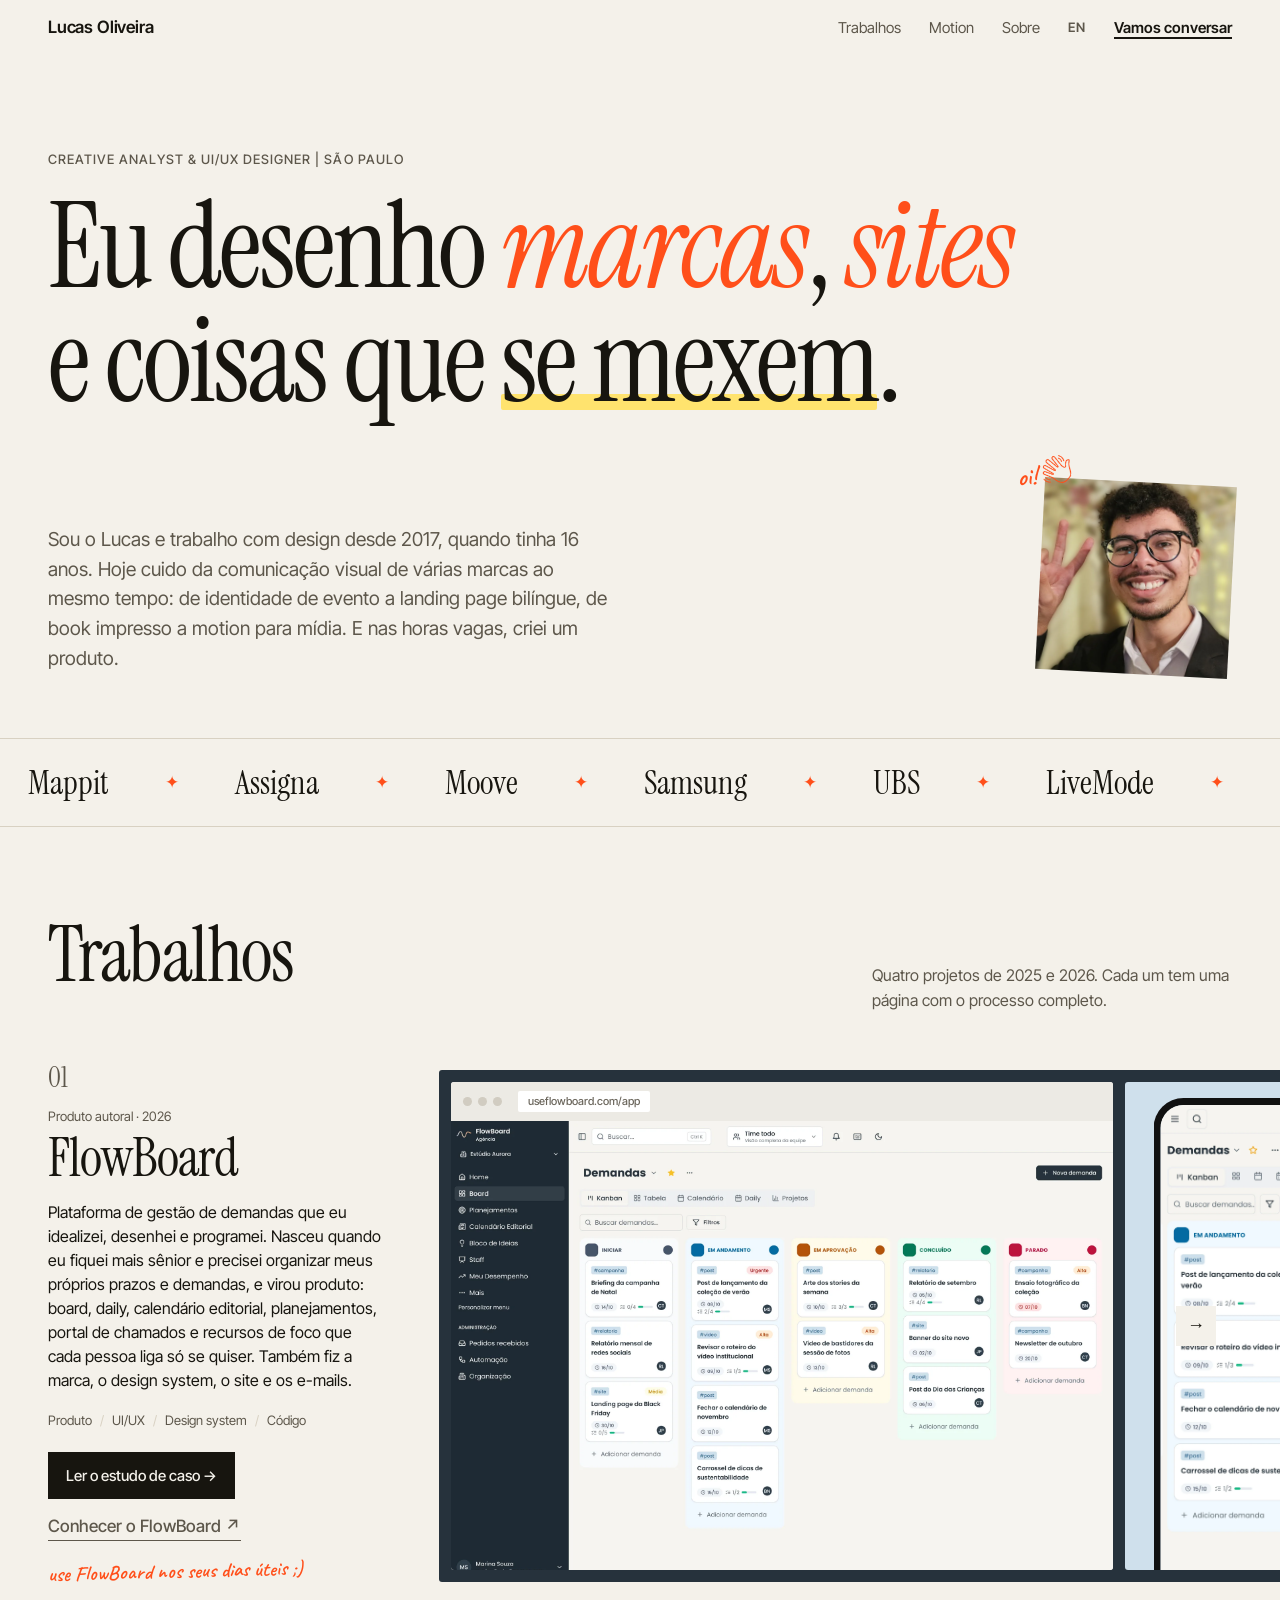
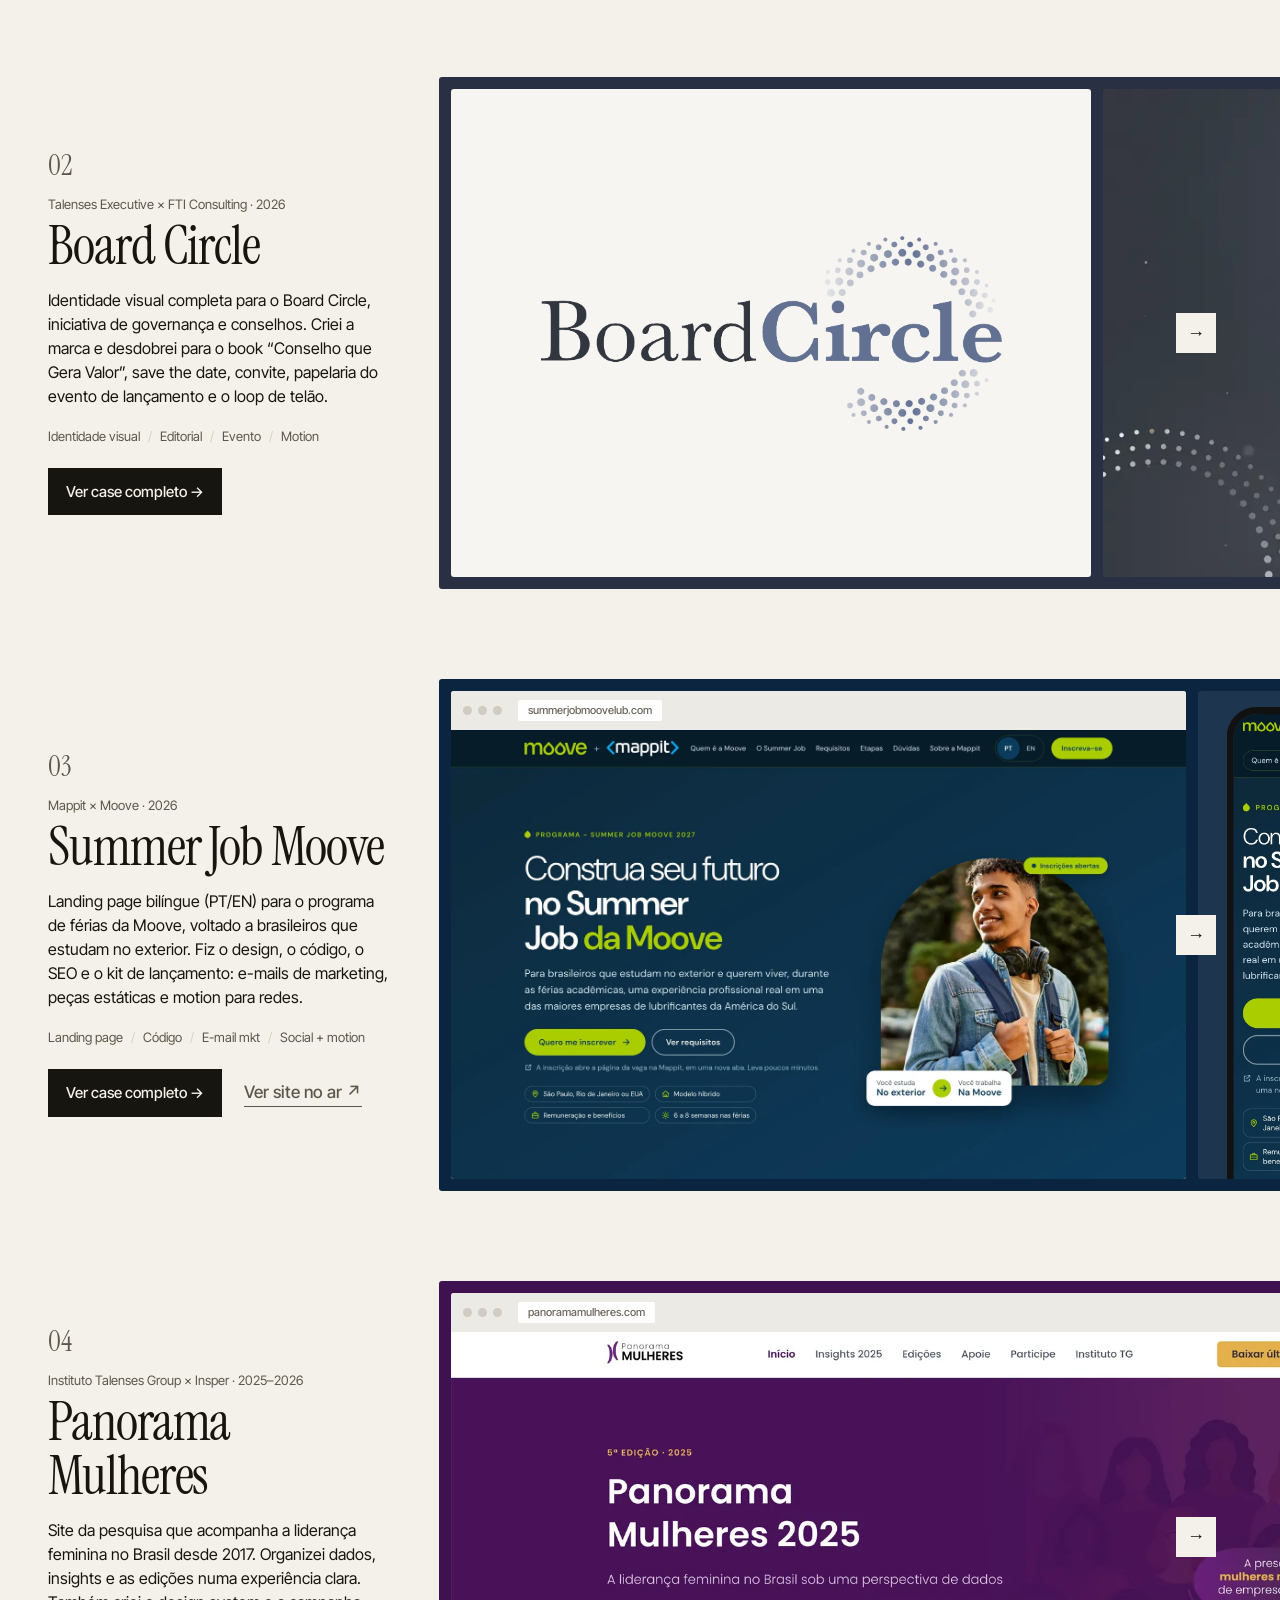
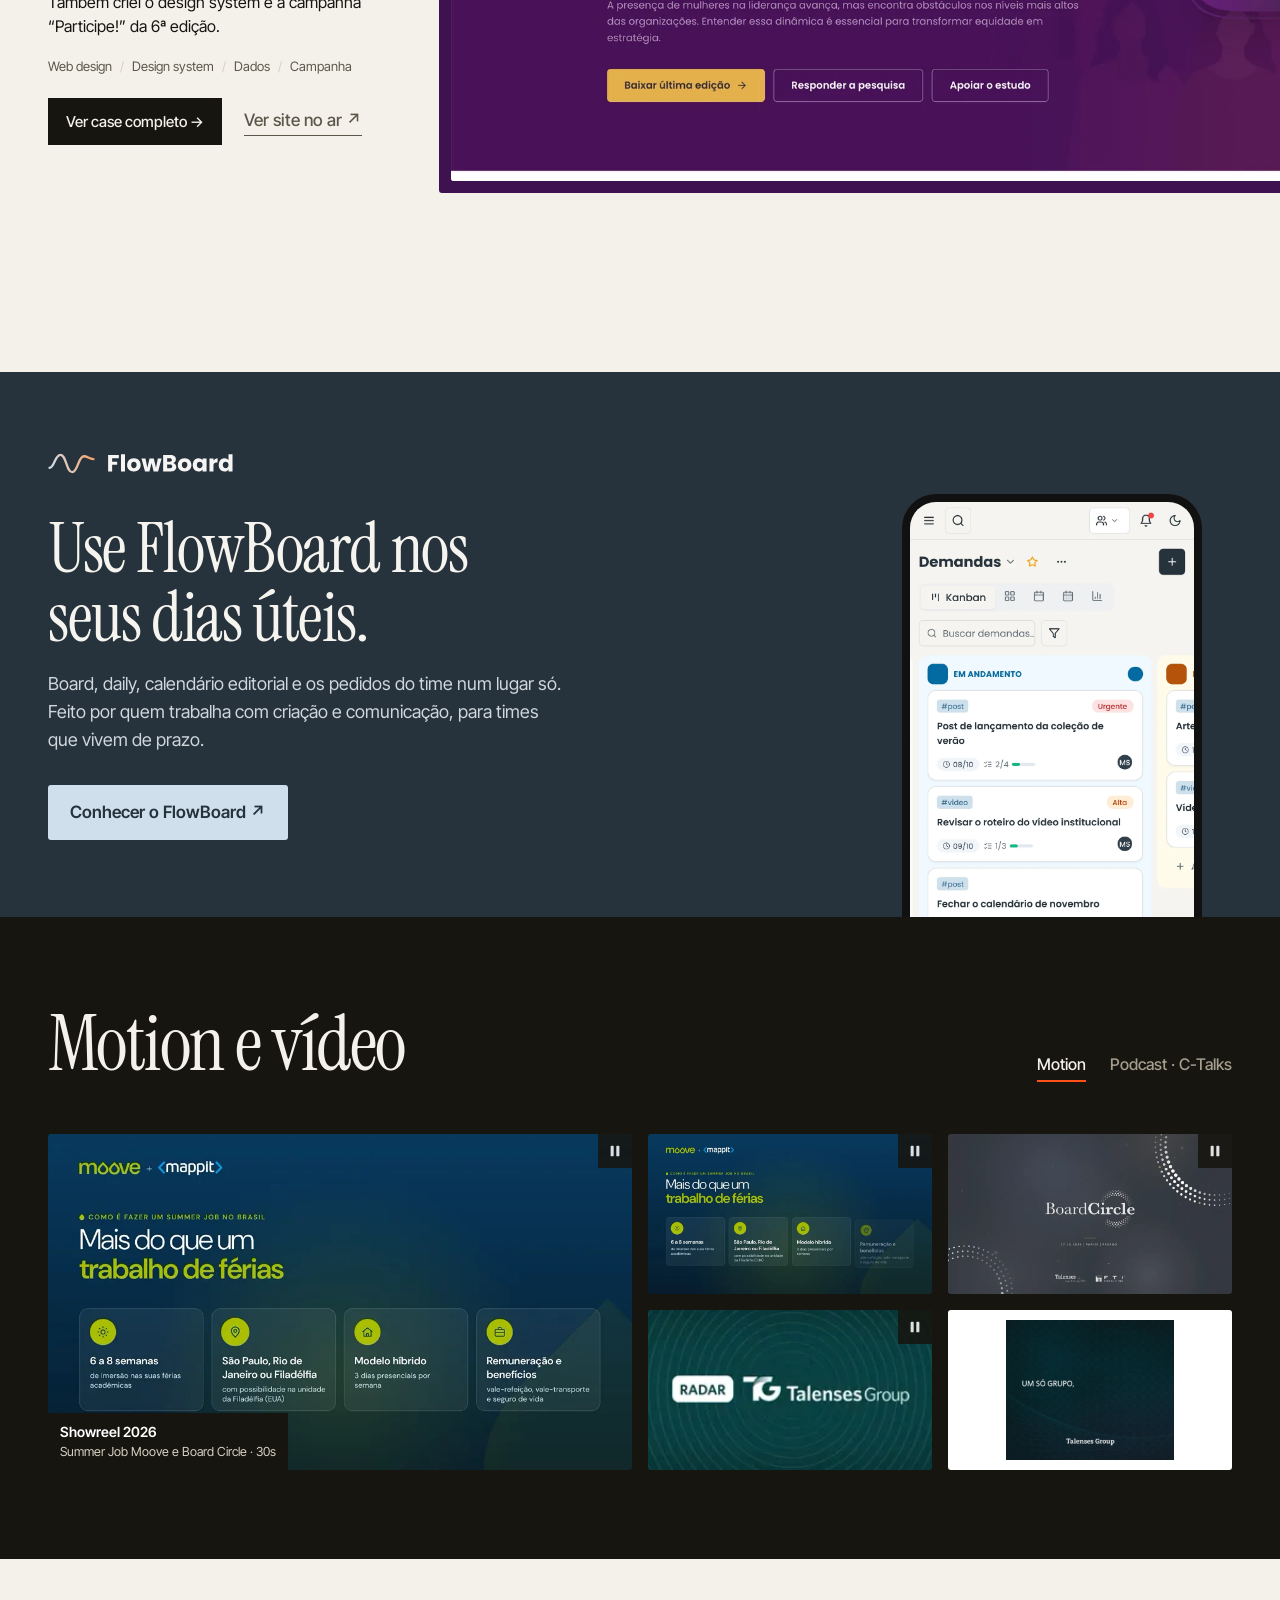
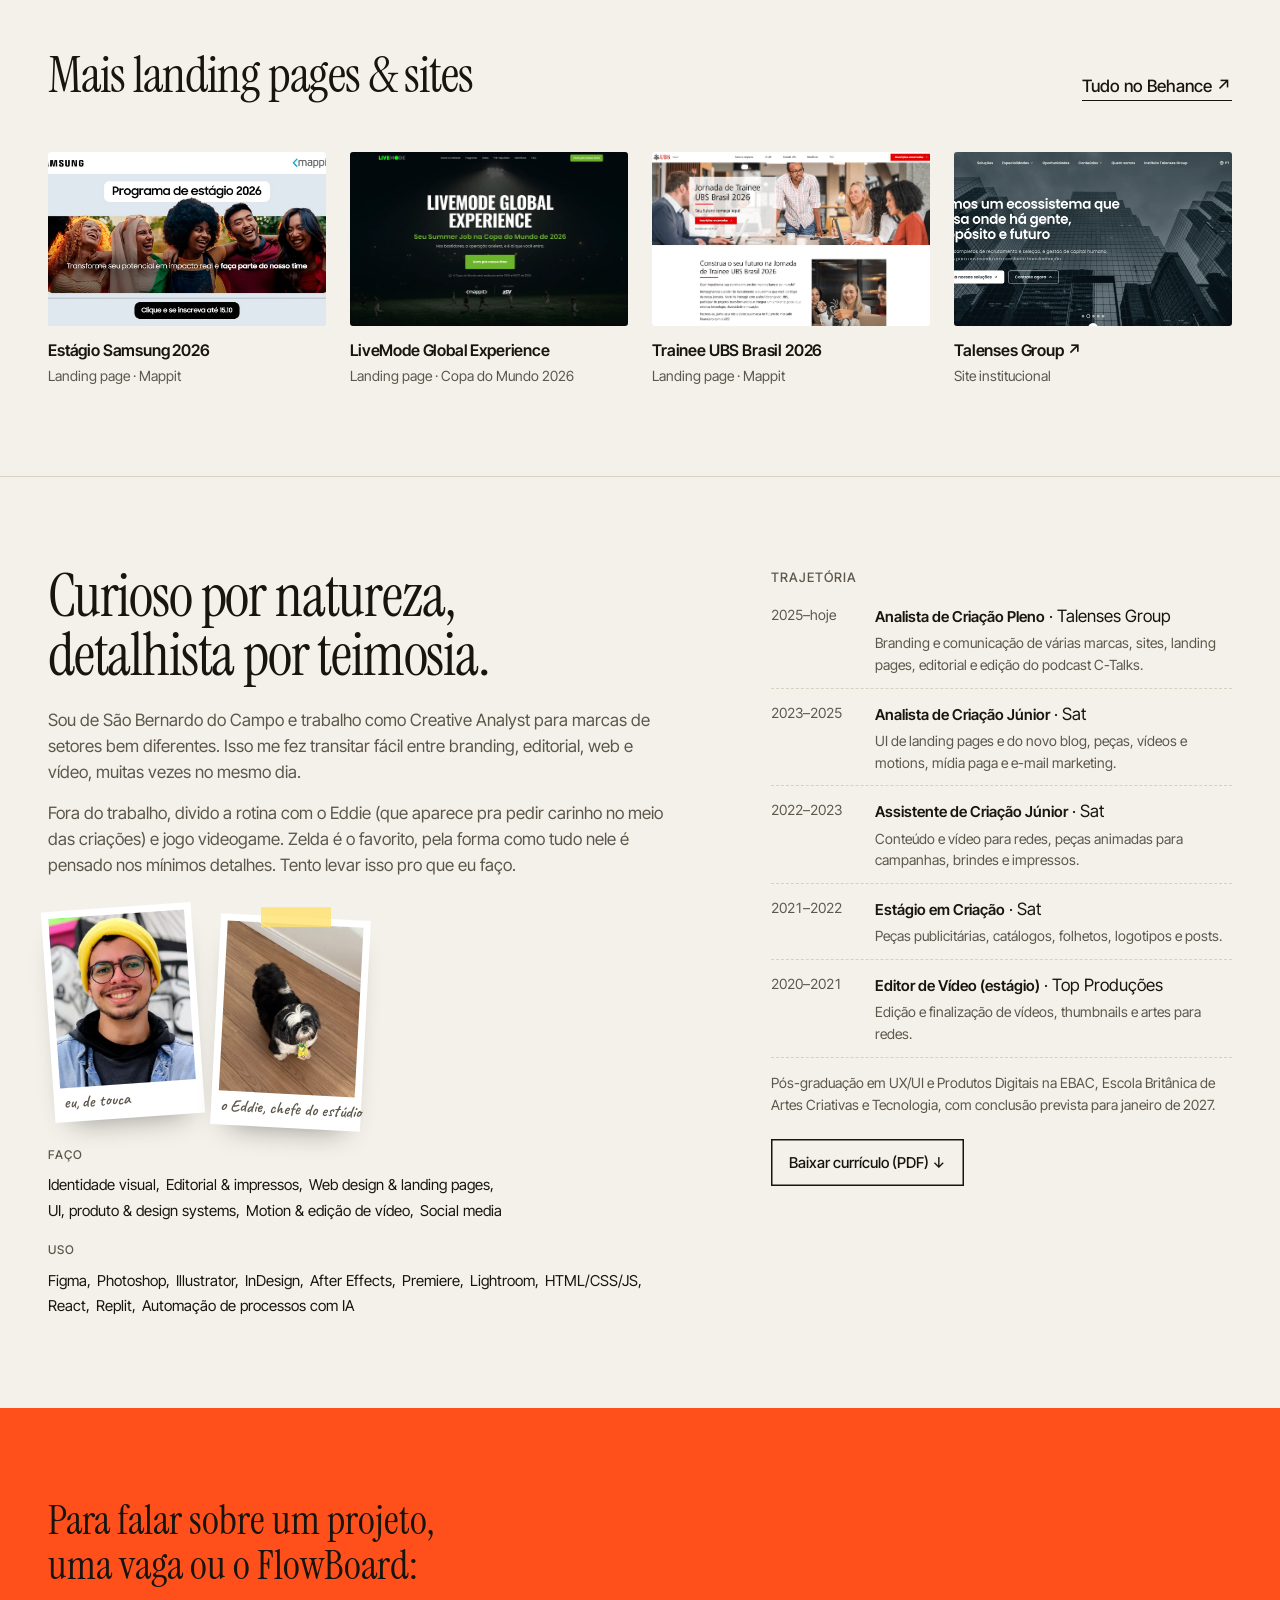
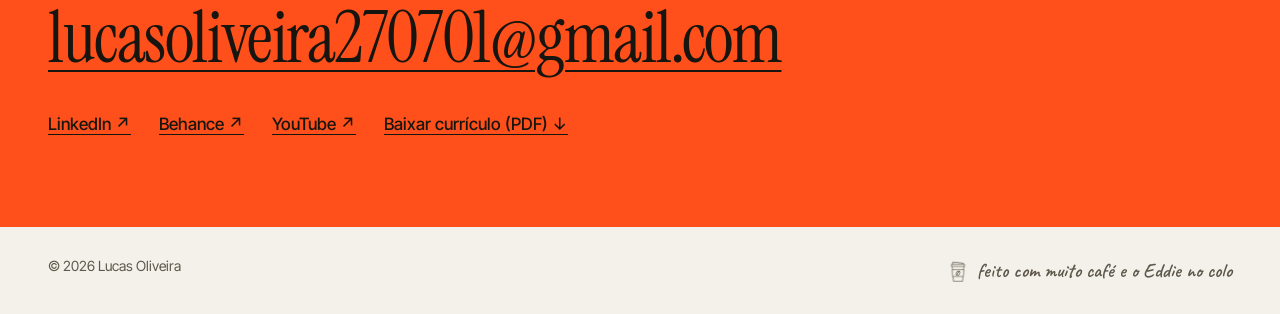
<file: index.html>
<!doctype html>
<html lang="pt-BR">
<head>
<meta charset="utf-8">
<meta name="viewport" content="width=device-width, initial-scale=1">
<title>Lucas Oliveira · Creative Analyst &amp; UI/UX Designer</title>
<meta name="description" content="Lucas Oliveira, Creative Analyst e UI/UX Designer em São Paulo. Identidade visual, sites, landing pages, produto e motion.">
<link rel="canonical" href="https://lukeoliveira27.github.io/portfolio/">
<link rel="alternate" hreflang="pt-BR" href="https://lukeoliveira27.github.io/portfolio/">
<link rel="alternate" hreflang="en" href="https://lukeoliveira27.github.io/portfolio/en/">
<meta property="og:type" content="website">
<meta property="og:title" content="Lucas Oliveira · Creative Analyst &amp; UI/UX Designer">
<meta property="og:description" content="Lucas Oliveira, Creative Analyst e UI/UX Designer em São Paulo. Identidade visual, sites, landing pages, produto e motion.">
<meta property="og:url" content="https://lukeoliveira27.github.io/portfolio/">
<meta property="og:image" content="https://lukeoliveira27.github.io/portfolio/assets/img/og.jpg">
<meta property="og:image:width" content="1200">
<meta property="og:image:height" content="630">
<meta name="twitter:card" content="summary_large_image">
<link rel="icon" href="assets/img/favicon.svg" type="image/svg+xml">
<link rel="preconnect" href="https://fonts.googleapis.com">
<link rel="preconnect" href="https://fonts.gstatic.com" crossorigin>
<link href="https://fonts.googleapis.com/css2?family=Instrument+Serif:ital@0;1&family=Inter+Tight:wght@400;500;600&family=Caveat:wght@500;600&display=swap" rel="stylesheet">
<link rel="stylesheet" href="styles.css">

</head>
<body>

<a class="skip" href="#trabalhos">Pular para os trabalhos</a>

<header class="nav">
  <a href="#topo" class="nav__name">Lucas Oliveira</a>
  <nav aria-label="Principal">
    <a href="#trabalhos">Trabalhos</a>
    <a href="#motion">Motion</a>
    <a href="#sobre">Sobre</a>
    <a class="nav__lang" href="en/" hreflang="en" lang="en">EN</a>
    <a href="#contato" class="nav__cta">Vamos conversar</a>
  </nav>
</header>

<main id="topo">

  <section class="hero wrap">
    <p class="eyebrow">Creative Analyst &amp; UI/UX Designer | São Paulo</p>
    <h1 class="hero__title">Eu desenho <em>marcas</em>, <em>sites</em><br class="br-lg"> e coisas que <span class="hero__move" aria-label="se mexem"><span aria-hidden="true"><span style="--i:0">s</span><span style="--i:1">e</span> <span style="--i:3">m</span><span style="--i:4">e</span><span style="--i:5">x</span><span style="--i:6">e</span><span style="--i:7">m</span></span></span>.</h1>
    <div class="hero__foot">
      <p class="hero__lead">Sou o Lucas e trabalho com design desde 2017, quando tinha 16 anos. Hoje cuido da comunicação visual de várias marcas ao mesmo tempo: de identidade de evento a landing page bilíngue, de book impresso a motion para mídia. E nas horas vagas, criei um produto.</p>
      <figure class="hero__photo">
        <img src="assets/img/lucas.webp" alt="Lucas Oliveira sorrindo e fazendo sinal de paz" width="800" height="800">
        <figcaption class="hand">oi! <i class="ico ico--wave" style="-webkit-mask-image:url(assets/icons/aceno.png);mask-image:url(assets/icons/aceno.png)" aria-hidden="true"></i></figcaption>
      </figure>
    </div>
  </section>

  <div class="marquee" aria-label="Marcas e clientes">
    <div class="marquee__track"><span>Mappit</span><span>Assigna</span><span>Moove</span><span>Samsung</span><span>UBS</span><span>LiveMode</span><span>Insper</span><span>FTI Consulting</span><span aria-hidden="true">Mappit</span><span aria-hidden="true">Assigna</span><span aria-hidden="true">Moove</span><span aria-hidden="true">Samsung</span><span aria-hidden="true">UBS</span><span aria-hidden="true">LiveMode</span><span aria-hidden="true">Insper</span><span aria-hidden="true">FTI Consulting</span><span aria-hidden="true">Mappit</span><span aria-hidden="true">Assigna</span><span aria-hidden="true">Moove</span><span aria-hidden="true">Samsung</span><span aria-hidden="true">UBS</span><span aria-hidden="true">LiveMode</span><span aria-hidden="true">Insper</span><span aria-hidden="true">FTI Consulting</span><span aria-hidden="true">Mappit</span><span aria-hidden="true">Assigna</span><span aria-hidden="true">Moove</span><span aria-hidden="true">Samsung</span><span aria-hidden="true">UBS</span><span aria-hidden="true">LiveMode</span><span aria-hidden="true">Insper</span><span aria-hidden="true">FTI Consulting</span></div>
  </div>

  <section id="trabalhos" class="wrap section">
    <header class="section__head section__head--row">
      <h2 class="section__title">Trabalhos</h2>
      <p class="section__note">Quatro projetos de 2025 e 2026. Cada um tem uma página com o processo completo.</p>
    </header>

    <article class="case case--flow">
      <div class="case__intro">
        <span class="case__num">01</span>
        <div>
          <p class="case__client">Produto autoral · 2026</p>
          <h3 class="case__title"><a href="flowboard/">FlowBoard</a></h3>
          <p class="case__text">Plataforma de gestão de demandas que eu idealizei, desenhei e programei. Nasceu quando eu fiquei mais sênior e precisei organizar meus próprios prazos e demandas, e virou produto: board, daily, calendário editorial, planejamentos, portal de chamados e recursos de foco que cada pessoa liga só se quiser. Também fiz a marca, o design system, o site e os e-mails.</p>
          <ul class="tags"><li>Produto</li><li>UI/UX</li><li>Design system</li><li>Código</li></ul>
          <div class="case__links"><a class="btn" href="flowboard/">Ler o estudo de caso →</a><a class="link link--muted" href="https://useflowboard.com/" target="_blank" rel="noopener">Conhecer o FlowBoard ↗</a></div>
          <p class="hand case__note">use FlowBoard nos seus dias úteis ;)</p>
        </div>
      </div>
      <div class="car car--flow" role="region" aria-label="Imagens de FlowBoard">
        <button class="car__btn car__btn--prev" type="button" aria-label="Anterior" disabled>←</button>
        <div class="car__track" tabindex="0">
        <figure class="s s--browser zoom" style="--ar: 1.4409"><div class="browser"><span></span><span></span><span></span><b>useflowboard.com/app</b></div><img src="assets/img/fb-kanban.webp" alt="Board do FlowBoard em kanban, com demandas por status" loading="lazy" width="2000" height="1388"></figure>
        <figure class="s s--phone zoom"><img src="assets/img/fb-mob-board.webp" alt="Board do FlowBoard no celular" loading="lazy" width="900" height="1947"></figure>
        <figure class="s zoom"><img src="assets/img/fb-home.webp" alt="Home do FlowBoard com a Daily e as prioridades do dia" loading="lazy" width="2000" height="1388"></figure>
        <figure class="s zoom"><img src="assets/img/fb-kanban-dark.webp" alt="Board do FlowBoard no modo escuro" loading="lazy" width="2000" height="1388"></figure>
        <figure class="s s--phone zoom"><img src="assets/img/fb-mob-daily.webp" alt="Daily do FlowBoard no celular" loading="lazy" width="900" height="1947"></figure>
        <figure class="s s--browser zoom" style="--ar: 1.6000"><div class="browser"><span></span><span></span><span></span><b>useflowboard.com</b></div><img src="assets/img/fb-site.webp" alt="Site do FlowBoard: Cada demanda num lugar só" loading="lazy" width="2000" height="1250"></figure>
        </div>
        <button class="car__btn car__btn--next" type="button" aria-label="Próximo">→</button>
      </div>
    </article>

    <article class="case case--board">
      <div class="case__intro">
        <span class="case__num">02</span>
        <div>
          <p class="case__client">Talenses Executive × FTI Consulting · 2026</p>
          <h3 class="case__title"><a href="cases/board-circle.html">Board Circle</a></h3>
          <p class="case__text">Identidade visual completa para o Board Circle, iniciativa de governança e conselhos. Criei a marca e desdobrei para o book “Conselho que Gera Valor”, save the date, convite, papelaria do evento de lançamento e o loop de telão.</p>
          <ul class="tags"><li>Identidade visual</li><li>Editorial</li><li>Evento</li><li>Motion</li></ul>
          <div class="case__links"><a class="btn" href="cases/board-circle.html">Ver case completo →</a></div>
          
        </div>
      </div>
      <div class="car car--board" role="region" aria-label="Imagens de Board Circle">
        <button class="car__btn car__btn--prev" type="button" aria-label="Anterior" disabled>←</button>
        <div class="car__track" tabindex="0">
        <figure class="s s--logo"><img src="assets/img/bc-logo.png" alt="Logotipo Board Circle" loading="lazy" width="1401" height="591"></figure>
        <figure class="s s--video"><video src="assets/video/bc-loop.mp4" poster="assets/img/poster-bc-loop.webp" muted loop playsinline preload="none" aria-label="Loop animado do Board Circle para o telão do evento"></video></figure>
        <figure class="s zoom"><img src="assets/img/bc-convite.webp" alt="Convite do Board Circle Experience" loading="lazy" width="1080" height="1080"></figure>
        <figure class="s zoom"><img src="assets/img/bc-std.webp" alt="Save the date do Board Circle" loading="lazy" width="1080" height="1080"></figure>
        <figure class="s zoom"><img src="assets/img/bc-book-li.webp" alt="Divulgação do book Conselho que Gera Valor em tablet" loading="lazy" width="1600" height="900"></figure>
        <figure class="s s--light zoom"><img src="assets/img/bc-ecobag.webp" alt="Mockup de ecobag preta com a marca Board Circle" loading="lazy" width="1200" height="1205"></figure>
        <figure class="s s--contain zoom"><img src="assets/img/bc-azeite.webp" alt="Mockup de porta-azeite com a marca Board Circle" loading="lazy" width="979" height="1606"></figure>
        </div>
        <button class="car__btn car__btn--next" type="button" aria-label="Próximo">→</button>
      </div>
    </article>

    <article class="case case--moove">
      <div class="case__intro">
        <span class="case__num">03</span>
        <div>
          <p class="case__client">Mappit × Moove · 2026</p>
          <h3 class="case__title"><a href="cases/summer-job-moove.html">Summer Job Moove</a></h3>
          <p class="case__text">Landing page bilíngue (PT/EN) para o programa de férias da Moove, voltado a brasileiros que estudam no exterior. Fiz o design, o código, o SEO e o kit de lançamento: e-mails de marketing, peças estáticas e motion para redes.</p>
          <ul class="tags"><li>Landing page</li><li>Código</li><li>E-mail mkt</li><li>Social + motion</li></ul>
          <div class="case__links"><a class="btn" href="cases/summer-job-moove.html">Ver case completo →</a><a class="link link--muted" href="https://summerjobmoovelub.com/" target="_blank" rel="noopener">Ver site no ar ↗</a></div>
          
        </div>
      </div>
      <div class="car car--moove" role="region" aria-label="Imagens de Summer Job Moove">
        <button class="car__btn car__btn--prev" type="button" aria-label="Anterior" disabled>←</button>
        <div class="car__track" tabindex="0">
        <figure class="s s--browser zoom" style="--ar: 1.6000"><div class="browser"><span></span><span></span><span></span><b>summerjobmoovelub.com</b></div><img src="assets/img/moove-lp-topo.webp" alt="Topo da landing page Summer Job Moove no computador" loading="lazy" width="1600" height="1000"></figure>
        <figure class="s s--phone zoom"><img src="assets/img/moove-lp-mobile.webp" alt="Landing page Summer Job Moove no celular" loading="lazy" width="750" height="1624"></figure>
        <figure class="s s--post">
          <div class="post">
            <header class="post__head">
              <img src="assets/img/mappit-avatar.webp" alt="" width="48" height="48">
              <div><b>Mappit</b><span>Recrutamento de jovens talentos</span><span>1 d</span></div>
              <span class="post__follow">+ Seguir</span>
            </header>
            <p class="post__text">Passe suas férias no Brasil e construa seu futuro na Moove. Inscrições abertas para o Summer Job Moove 2027 em São Paulo, Rio de Janeiro ou Filadélfia.</p>
            <div class="zoom post__media"><img src="assets/img/moove-feed.webp" alt="Post de feed: Construa seu futuro na Moove" loading="lazy" width="1080" height="1080"></div>
            <div class="post__stats" aria-hidden="true"><span><i class="ico" style="-webkit-mask-image:url(assets/icons/curtir.png);mask-image:url(assets/icons/curtir.png)"></i><i class="ico" style="-webkit-mask-image:url(assets/icons/coracao.png);mask-image:url(assets/icons/coracao.png)"></i><i class="ico" style="-webkit-mask-image:url(assets/icons/palmas.png);mask-image:url(assets/icons/palmas.png)"></i></span></div>
            <div class="post__actions"><span>Gostei</span><span>Comentar</span><span>Compartilhar</span><span>Enviar</span></div>
          </div>
        </figure>
        <figure class="s s--video"><video src="assets/video/moove-motion.mp4" poster="assets/img/poster-moove-motion.webp" muted loop playsinline preload="none" aria-label="Motion de divulgação do Summer Job Moove"></video></figure>
        <figure class="s zoom"><img src="assets/img/moove-lp-08.webp" alt="Seção de etapas do processo seletivo" loading="lazy" width="1600" height="723"></figure>
        </div>
        <button class="car__btn car__btn--next" type="button" aria-label="Próximo">→</button>
      </div>
    </article>

    <article class="case case--panorama">
      <div class="case__intro">
        <span class="case__num">04</span>
        <div>
          <p class="case__client">Instituto Talenses Group × Insper · 2025–2026</p>
          <h3 class="case__title"><a href="cases/panorama-mulheres.html">Panorama Mulheres</a></h3>
          <p class="case__text">Site da pesquisa que acompanha a liderança feminina no Brasil desde 2017. Organizei dados, insights e as edições numa experiência clara. Também criei o design system e a campanha “Participe!” da 6ª edição.</p>
          <ul class="tags"><li>Web design</li><li>Design system</li><li>Dados</li><li>Campanha</li></ul>
          <div class="case__links"><a class="btn" href="cases/panorama-mulheres.html">Ver case completo →</a><a class="link link--muted" href="https://panoramamulheres.com/" target="_blank" rel="noopener">Ver site no ar ↗</a></div>
          
        </div>
      </div>
      <div class="car car--panorama" role="region" aria-label="Imagens de Panorama Mulheres">
        <button class="car__btn car__btn--prev" type="button" aria-label="Anterior" disabled>←</button>
        <div class="car__track" tabindex="0">
        <figure class="s s--browser zoom" style="--ar: 2.3022"><div class="browser"><span></span><span></span><span></span><b>panoramamulheres.com</b></div><img src="assets/img/pm-site-old.webp" alt="Topo do site Panorama Mulheres 2025" loading="lazy" width="1600" height="695"></figure>
        <figure class="s zoom"><img src="assets/img/pm-participe-2.webp" alt="Post da campanha Participe da 6ª edição" loading="lazy" width="1080" height="1080"></figure>
        <figure class="s zoom"><img src="assets/img/pm-insights.webp" alt="Seção de principais insights da edição 2025" loading="lazy" width="1476" height="935"></figure>
        <figure class="s zoom"><img src="assets/img/pm-edicoes.webp" alt="Linha do tempo das edições desde 2017" loading="lazy" width="1476" height="1064"></figure>
        </div>
        <button class="car__btn car__btn--next" type="button" aria-label="Próximo">→</button>
      </div>
    </article>

  </section>

  <section class="fbcta" aria-labelledby="fbcta-title">
    <div class="wrap fbcta__in">
      <div class="fbcta__text">
        <img class="fbcta__logo" src="assets/img/flowboard-logo.svg" alt="FlowBoard" width="279" height="44">
        <h2 id="fbcta-title" class="fbcta__title">Use FlowBoard nos seus dias úteis.</h2>
        <p class="fbcta__lead">Board, daily, calendário editorial e os pedidos do time num lugar só. Feito por quem trabalha com criação e comunicação, para times que vivem de prazo.</p>
        <div class="fbcta__actions">
          <a class="fbcta__btn" href="https://useflowboard.com/?utm_source=portfolio&utm_medium=referral&utm_campaign=portfolio-lucas" target="_blank" rel="noopener">Conhecer o FlowBoard ↗</a>
        </div>
      </div>
      <div class="fbcta__shot" aria-hidden="true">
        <img src="assets/img/fb-mob-board.webp" alt="" loading="lazy" width="900" height="1947">
      </div>
    </div>
  </section>

  <section id="motion" class="motion">
    <div class="wrap">
      <header class="section__head section__head--row">
        <h2 class="section__title">Motion e vídeo</h2>
        <div class="tabs" role="tablist" aria-label="Motion e podcast">
          <button type="button" role="tab" id="tab-motion" aria-controls="panel-motion" aria-selected="true">Motion</button>
          <button type="button" role="tab" id="tab-pod" aria-controls="panel-pod" aria-selected="false" tabindex="-1">Podcast · C-Talks</button>
        </div>
      </header>

      <div id="panel-motion" role="tabpanel" aria-labelledby="tab-motion">
        <div class="mgrid">
          <figure class="showreel">
            <video src="assets/video/showreel.mp4" poster="assets/img/poster-showreel.webp" muted loop playsinline preload="none" aria-label="Showreel de motion 2026"></video>
            <figcaption><b>Showreel 2026</b> Summer Job Moove e Board Circle · 30s</figcaption>
          </figure>
          <figure>
            <video src="assets/video/moove-motion.mp4" poster="assets/img/poster-moove-motion.webp" muted loop playsinline preload="none" aria-label="Summer Job Moove"></video>
            <figcaption><b>Summer Job Moove</b> Motion para redes</figcaption>
          </figure>
          <figure>
            <video src="assets/video/bc-loop.mp4" poster="assets/img/poster-bc-loop.webp" muted loop playsinline preload="none" aria-label="Board Circle"></video>
            <figcaption><b>Board Circle</b> Loop de telão do evento</figcaption>
          </figure>
          <figure>
            <video src="assets/video/radar-header.mp4" poster="assets/img/poster-radar-header.webp" muted loop playsinline preload="none" aria-label="Radar"></video>
            <figcaption><b>Radar</b> Header animado de newsletter</figcaption>
          </figure>
          <figure class="m-gif">
            <img src="assets/img/exame-retangulo.gif" alt="Banner animado para a Exame" loading="lazy" width="300" height="250">
            <figcaption><b>Exame</b> Banners animados de mídia</figcaption>
          </figure>
        </div>
      </div>

      <div id="panel-pod" role="tabpanel" aria-labelledby="tab-pod">
        <div class="pod__head">
          <p class="pod__text">Edito os episódios do C-Talks, um videocast com executivos e lideranças, e os cortes para as redes.</p>
          <a class="link pod__all" href="https://www.youtube.com/@c-talks-talenses-group" target="_blank" rel="noopener">Ver todos no YouTube ↗</a>
        </div>
        <div class="pod__grid">
          <a class="ep" href="https://www.youtube.com/watch?v=zMlBGGOxIZM" target="_blank" rel="noopener">
            <span class="ep__thumb"><img src="assets/img/ct-zMlBGGOxIZM.webp" alt="" loading="lazy" width="960" height="540"><span class="ep__play" aria-hidden="true">▶</span></span>
            <span class="ep__n">C-Talks #29</span>
            <span class="ep__t">Brasil 2027: o que esperar da economia e dos negócios</span>
          </a>
          <a class="ep" href="https://www.youtube.com/watch?v=h2c3iQqqNe0" target="_blank" rel="noopener">
            <span class="ep__thumb"><img src="assets/img/ct-h2c3iQqqNe0.webp" alt="" loading="lazy" width="960" height="540"><span class="ep__play" aria-hidden="true">▶</span></span>
            <span class="ep__n">C-Talks #28</span>
            <span class="ep__t">Empresas familiares: sucessão, governança e o legado que atravessa gerações</span>
          </a>
          <a class="ep" href="https://www.youtube.com/watch?v=WfEy7IuZ920" target="_blank" rel="noopener">
            <span class="ep__thumb"><img src="assets/img/ct-WfEy7IuZ920.webp" alt="" loading="lazy" width="960" height="540"><span class="ep__play" aria-hidden="true">▶</span></span>
            <span class="ep__n">C-Talks #27</span>
            <span class="ep__t">Liderança feminina na era da inteligência artificial</span>
          </a>
          <a class="ep" href="https://www.youtube.com/watch?v=sNCrkP57UUg" target="_blank" rel="noopener">
            <span class="ep__thumb"><img src="assets/img/ct-sNCrkP57UUg.webp" alt="" loading="lazy" width="960" height="540"><span class="ep__play" aria-hidden="true">▶</span></span>
            <span class="ep__n">C-Talks #26</span>
            <span class="ep__t">Do código ao comando: como a IA está redesenhando a liderança</span>
          </a>
        </div>
      </div>
    </div>
  </section>

  <section class="wrap section">
    <header class="section__head section__head--row">
      <h2 class="section__title section__title--sm">Mais landing pages &amp; sites</h2>
      <a class="link" href="https://www.behance.net/lucasoliveira107" target="_blank" rel="noopener">Tudo no Behance ↗</a>
    </header>
    <div class="grid">
      <article class="card">
        <figure class="zoom"><img src="assets/img/samsung.webp" alt="Estágio Samsung 2026" loading="lazy" width="1200" height="627"></figure>
        <h3>Estágio Samsung 2026</h3><p>Landing page · Mappit</p>
      </article>
      <article class="card">
        <figure class="zoom"><img src="assets/img/livemode.webp" alt="LiveMode Global Experience" loading="lazy" width="1600" height="790"></figure>
        <h3>LiveMode Global Experience</h3><p>Landing page · Copa do Mundo 2026</p>
      </article>
      <article class="card">
        <figure class="zoom"><img src="assets/img/ubs.webp" alt="Trainee UBS Brasil 2026" loading="lazy" width="1600" height="806"></figure>
        <h3>Trainee UBS Brasil 2026</h3><p>Landing page · Mappit</p>
      </article>
      <article class="card">
        <figure class="zoom"><img src="assets/img/tg-site.webp" alt="Talenses Group" loading="lazy" width="1600" height="694"></figure>
        <h3><a href="https://talensesgroup.com/" target="_blank" rel="noopener">Talenses Group ↗</a></h3><p>Site institucional</p>
      </article>
    </div>
  </section>

  <section id="sobre" class="wrap section about">
    <div class="about__text">
      <h2 class="section__title">Curioso por natureza, detalhista por teimosia.</h2>
      <p>Sou de São Bernardo do Campo e trabalho como Creative Analyst para marcas de setores bem diferentes. Isso me fez transitar fácil entre branding, editorial, web e vídeo, muitas vezes no mesmo dia.</p>
      <p>Fora do trabalho, divido a rotina com o Eddie (que aparece pra pedir carinho no meio das criações) e jogo videogame. Zelda é o favorito, pela forma como tudo nele é pensado nos mínimos detalhes. Tento levar isso pro que eu faço.</p>
      <div class="about__photos" aria-hidden="true">
        <figure class="polaroid polaroid--a"><img src="assets/img/lucas2.webp" alt="" loading="lazy"><figcaption class="hand">eu, de touca</figcaption></figure>
        <figure class="polaroid polaroid--b"><img src="assets/img/eddie.webp" alt="" loading="lazy"><figcaption class="hand">o Eddie, chefe do estúdio</figcaption></figure>
      </div>
      <div class="skills">
        <h3>Faço</h3>
        <ul><li>Identidade visual</li><li>Editorial &amp; impressos</li><li>Web design &amp; landing pages</li><li>UI, produto &amp; design systems</li><li>Motion &amp; edição de vídeo</li><li>Social media</li></ul>
        <h3>Uso</h3>
        <ul><li>Figma</li><li>Photoshop</li><li>Illustrator</li><li>InDesign</li><li>After Effects</li><li>Premiere</li><li>Lightroom</li><li>HTML/CSS/JS</li><li>React</li><li>Replit</li><li>Automação de processos com IA</li></ul>
      </div>
    </div>
    <aside class="about__side">
      <h3 class="about__sub">Trajetória</h3>
      <ol class="tl">
          <li><span class="tl__when">2025–hoje</span><div><b>Analista de Criação Pleno</b> · Talenses Group<p>Branding e comunicação de várias marcas, sites, landing pages, editorial e edição do podcast C-Talks.</p></div></li>
          <li><span class="tl__when">2023–2025</span><div><b>Analista de Criação Júnior</b> · Sat<p>UI de landing pages e do novo blog, peças, vídeos e motions, mídia paga e e-mail marketing.</p></div></li>
          <li><span class="tl__when">2022–2023</span><div><b>Assistente de Criação Júnior</b> · Sat<p>Conteúdo e vídeo para redes, peças animadas para campanhas, brindes e impressos.</p></div></li>
          <li><span class="tl__when">2021–2022</span><div><b>Estágio em Criação</b> · Sat<p>Peças publicitárias, catálogos, folhetos, logotipos e posts.</p></div></li>
          <li><span class="tl__when">2020–2021</span><div><b>Editor de Vídeo (estágio)</b> · Top Produções<p>Edição e finalização de vídeos, thumbnails e artes para redes.</p></div></li>
      </ol>
      <p class="about__edu">Pós-graduação em UX/UI e Produtos Digitais na EBAC, Escola Britânica de Artes Criativas e Tecnologia, com conclusão prevista para janeiro de 2027.</p>
      <a class="btn btn--ghost" href="assets/curriculo-lucas-oliveira.pdf" download>Baixar currículo (PDF) ↓</a>
    </aside>
  </section>

  <section id="contato" class="contact">
    <div class="wrap">
      <h2 class="contact__title">Para falar sobre um projeto, uma vaga ou o FlowBoard:</h2>
      <a class="contact__mail" href="mailto:lucasoliveira270701@gmail.com">lucasoliveira270701@gmail.com</a>
      <ul class="contact__links">
        <li><a href="https://www.linkedin.com/in/lucasantosoliveira/" target="_blank" rel="noopener">LinkedIn ↗</a></li>
        <li><a href="https://www.behance.net/lucasoliveira107" target="_blank" rel="noopener">Behance ↗</a></li>
        <li><a href="https://www.youtube.com/@lukizitos" target="_blank" rel="noopener">YouTube ↗</a></li>
        <li><a href="assets/curriculo-lucas-oliveira.pdf" download>Baixar currículo (PDF) ↓</a></li>
      </ul>
    </div>
  </section>
</main>

<footer class="foot wrap">
  <span>© 2026 Lucas Oliveira</span>
  <span class="hand foot__made"><i class="ico" style="-webkit-mask-image:url(assets/icons/cafe.png);mask-image:url(assets/icons/cafe.png)" aria-hidden="true"></i>feito com muito café e o Eddie no colo</span>
</footer>

<dialog class="lightbox" aria-label="Ampliar">
  <button class="lightbox__close" aria-label="Fechar">×</button>
  <img alt="">
</dialog>

<script>window.I18N = { pause: "Pausar vídeo", play: "Tocar vídeo", zoom: "Ampliar", swipe: "deslize para ver mais" };</script>
<script src="main.js"></script>
</body>
</html>
</file>
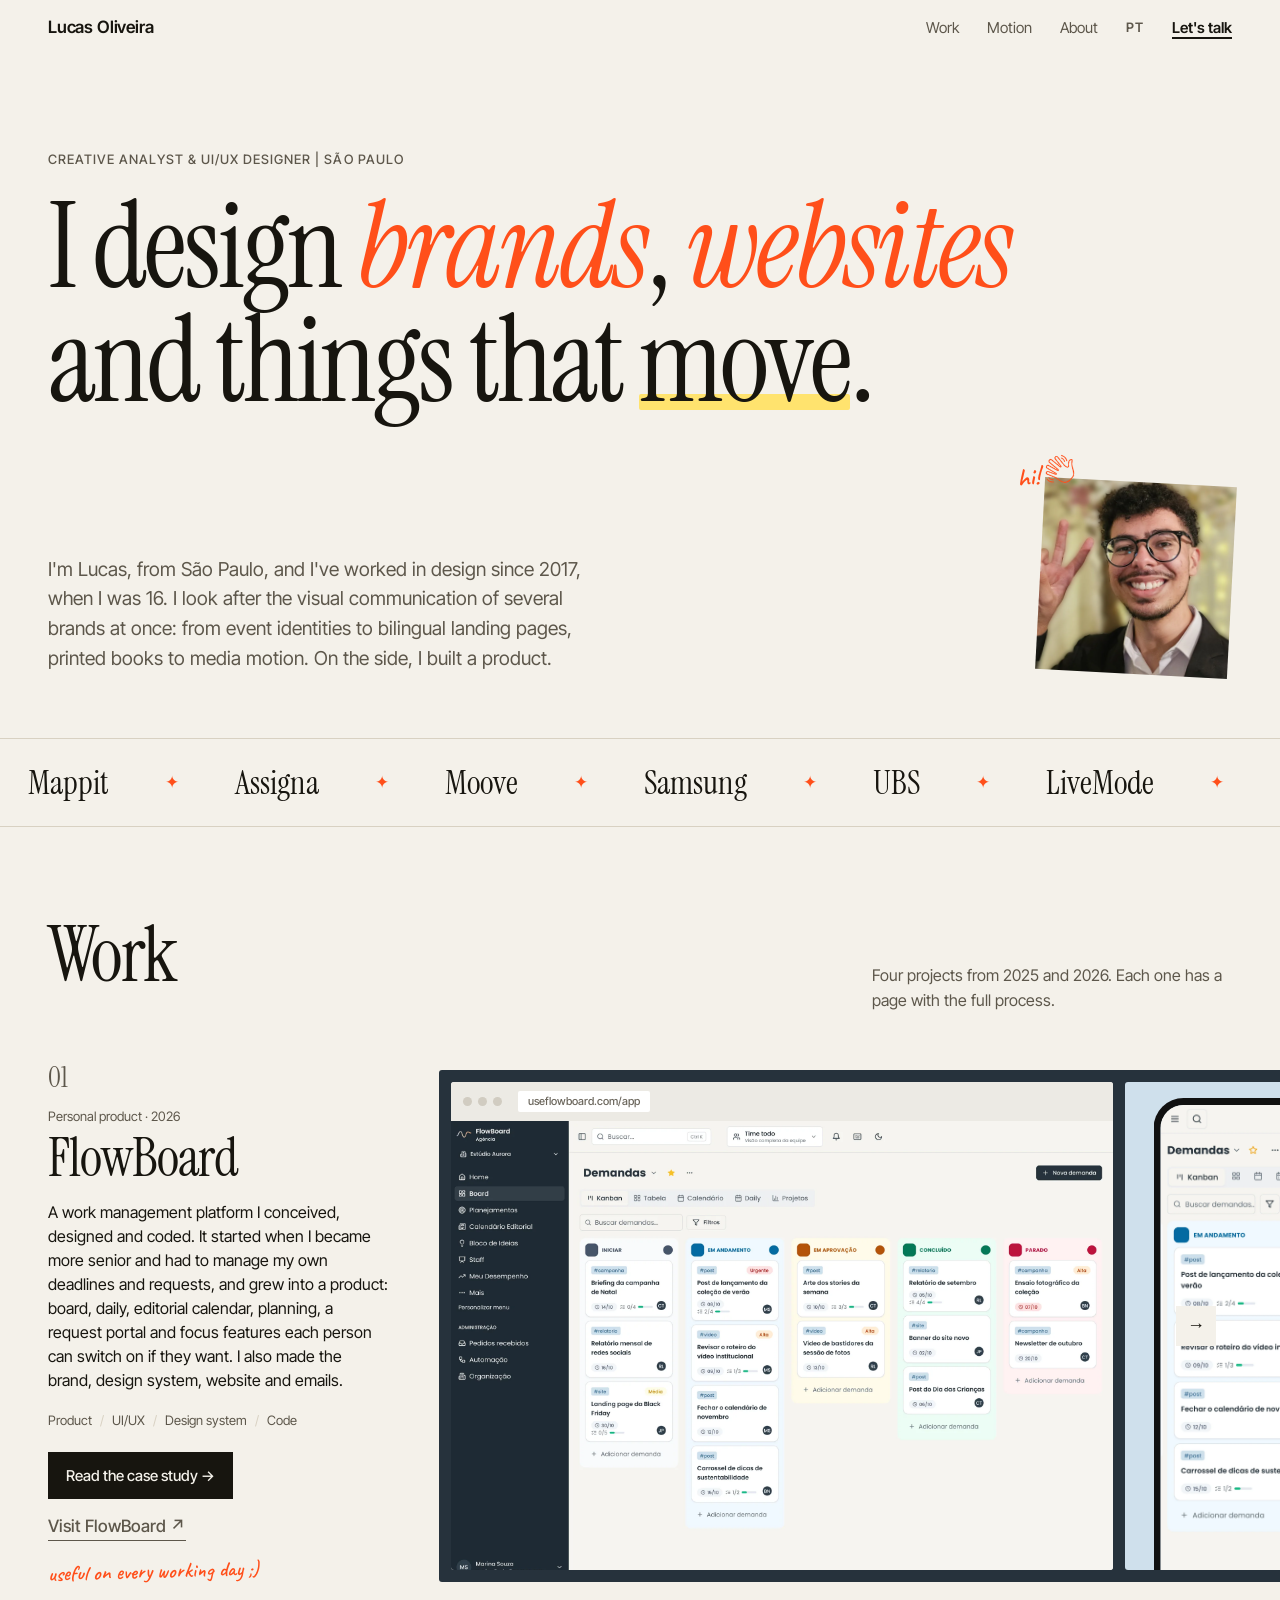
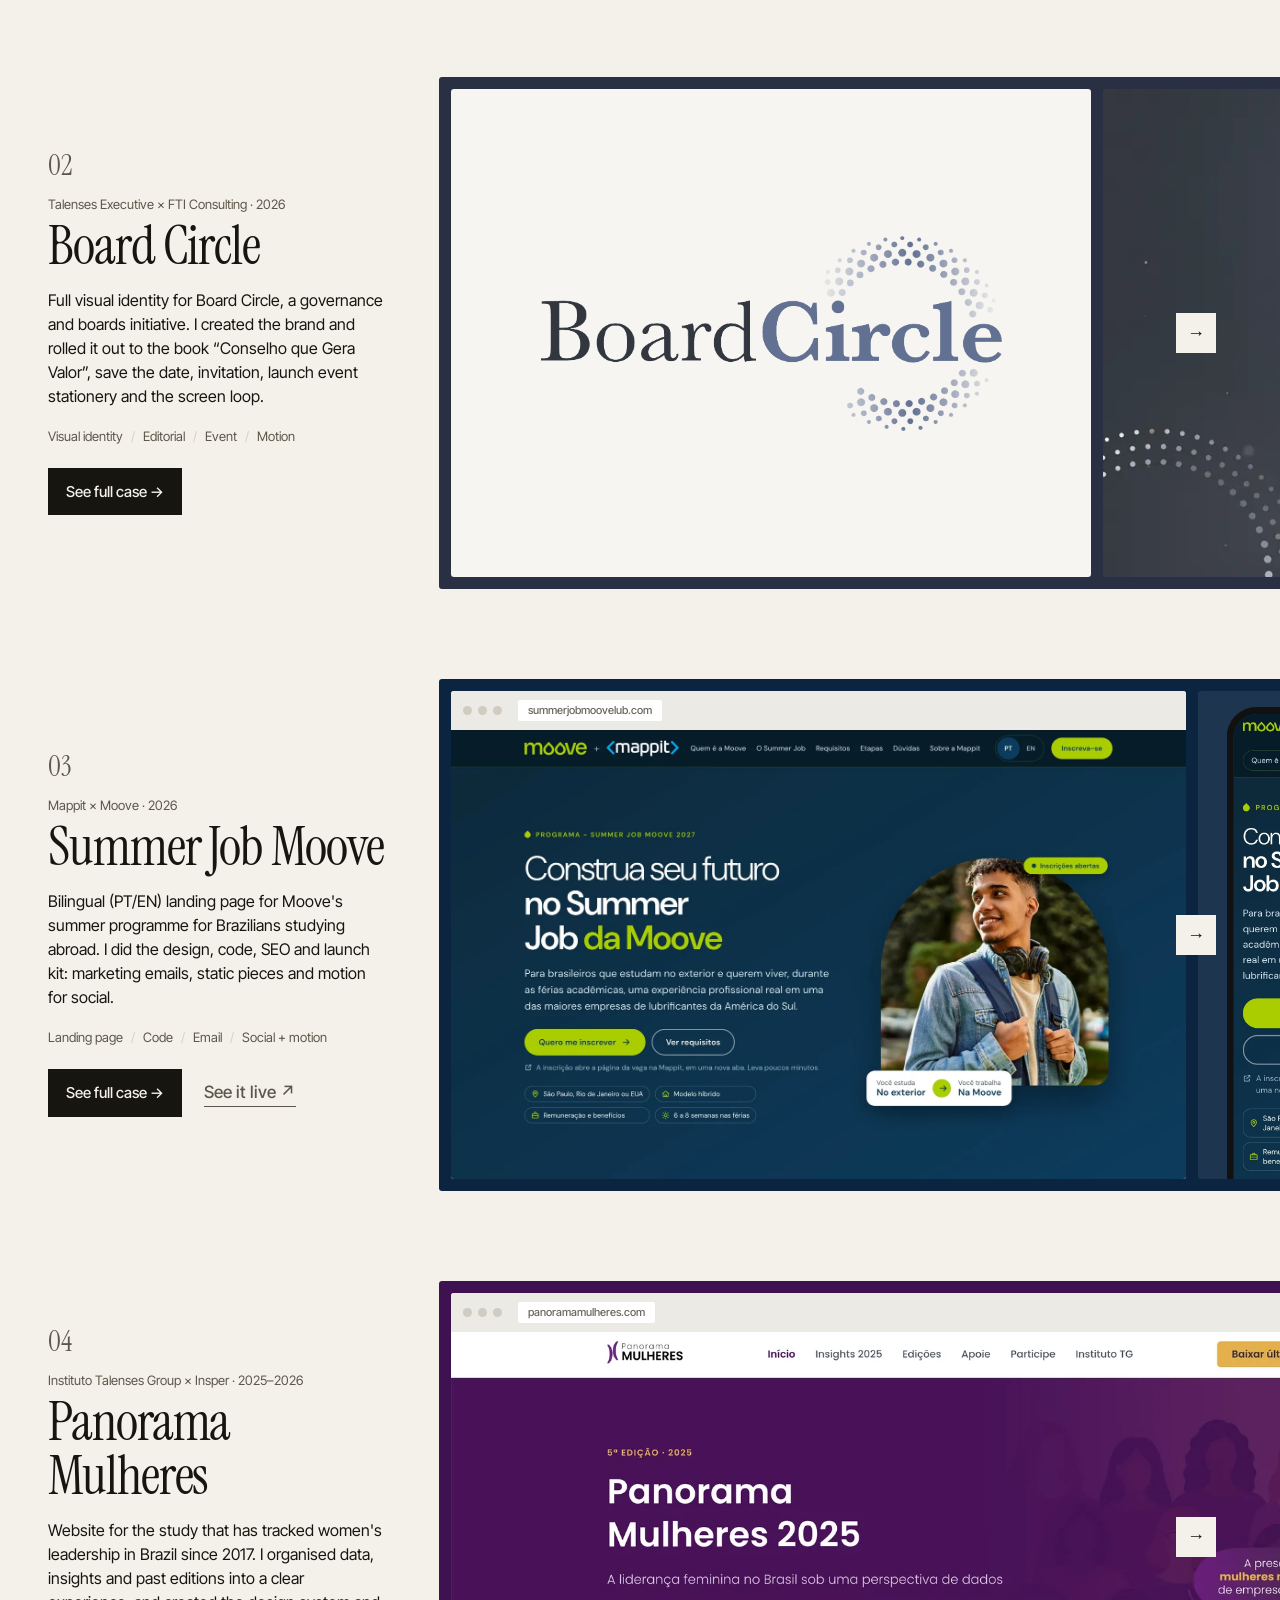
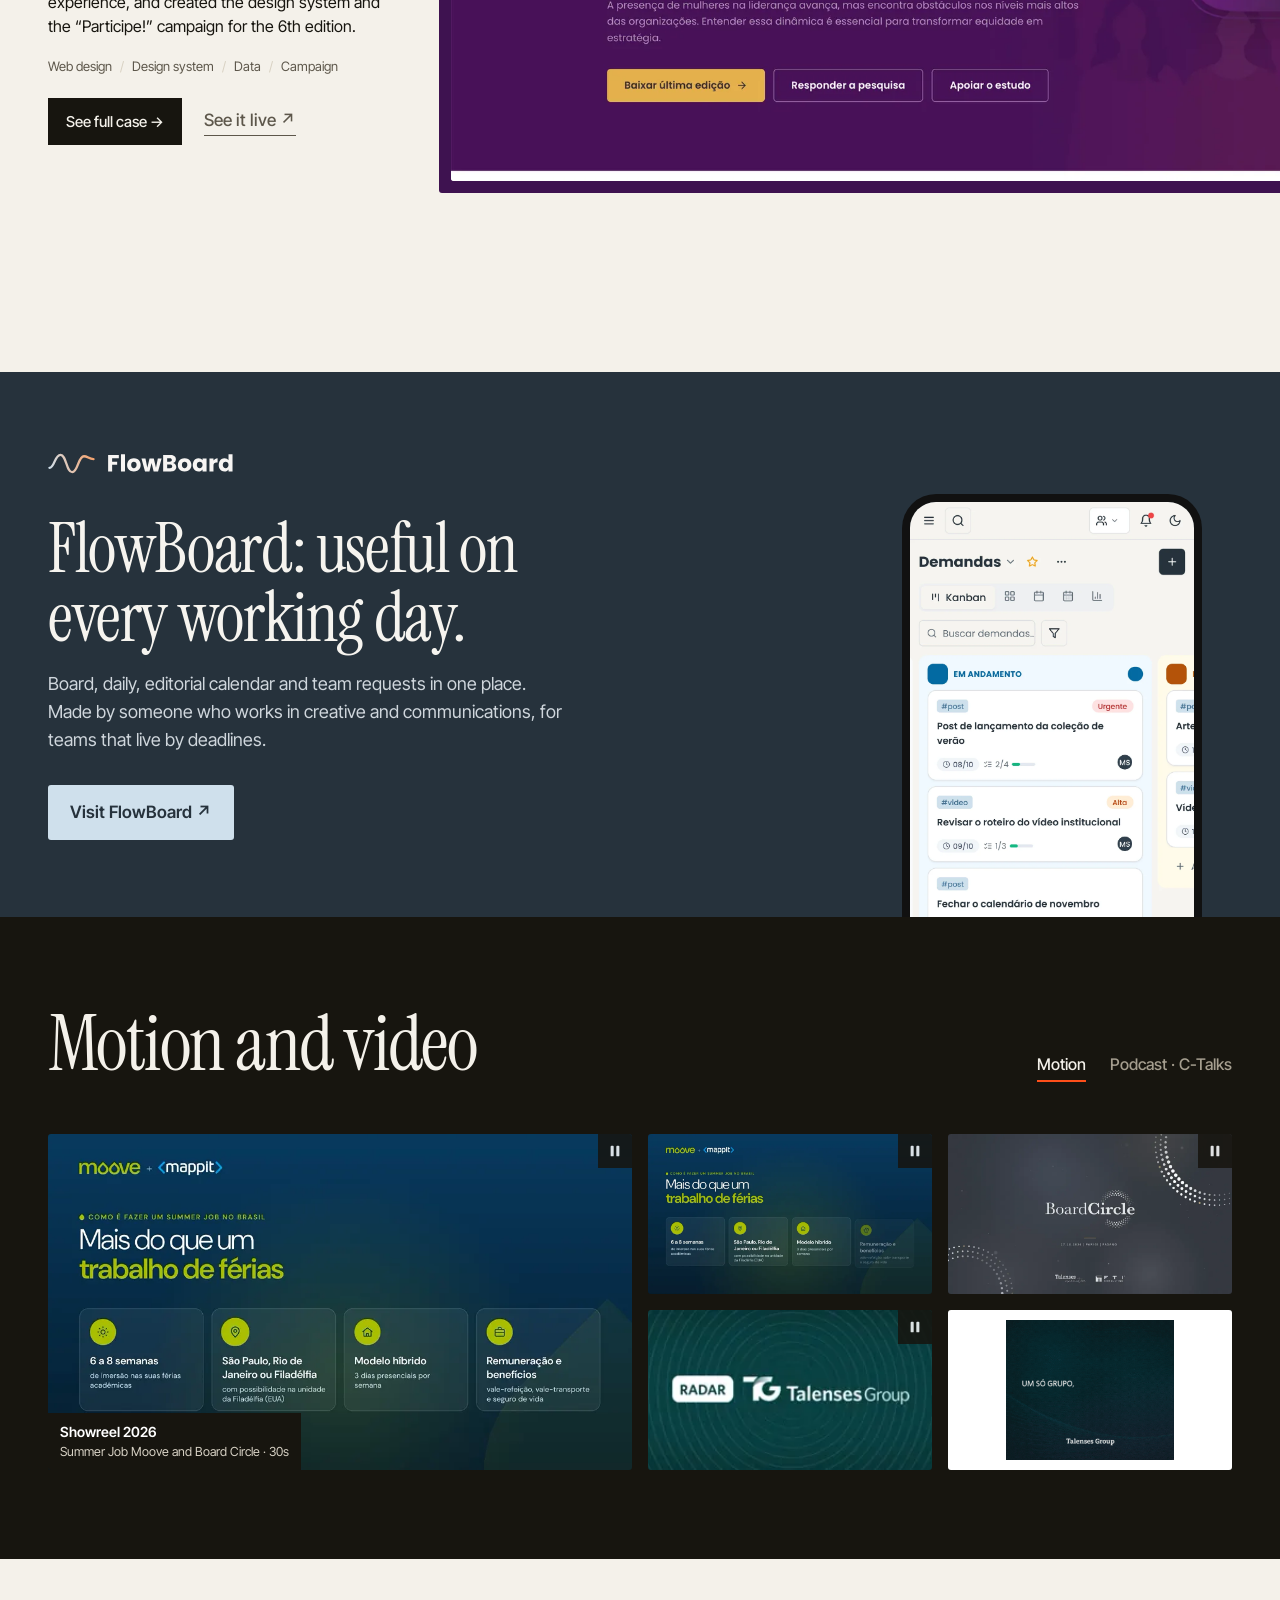
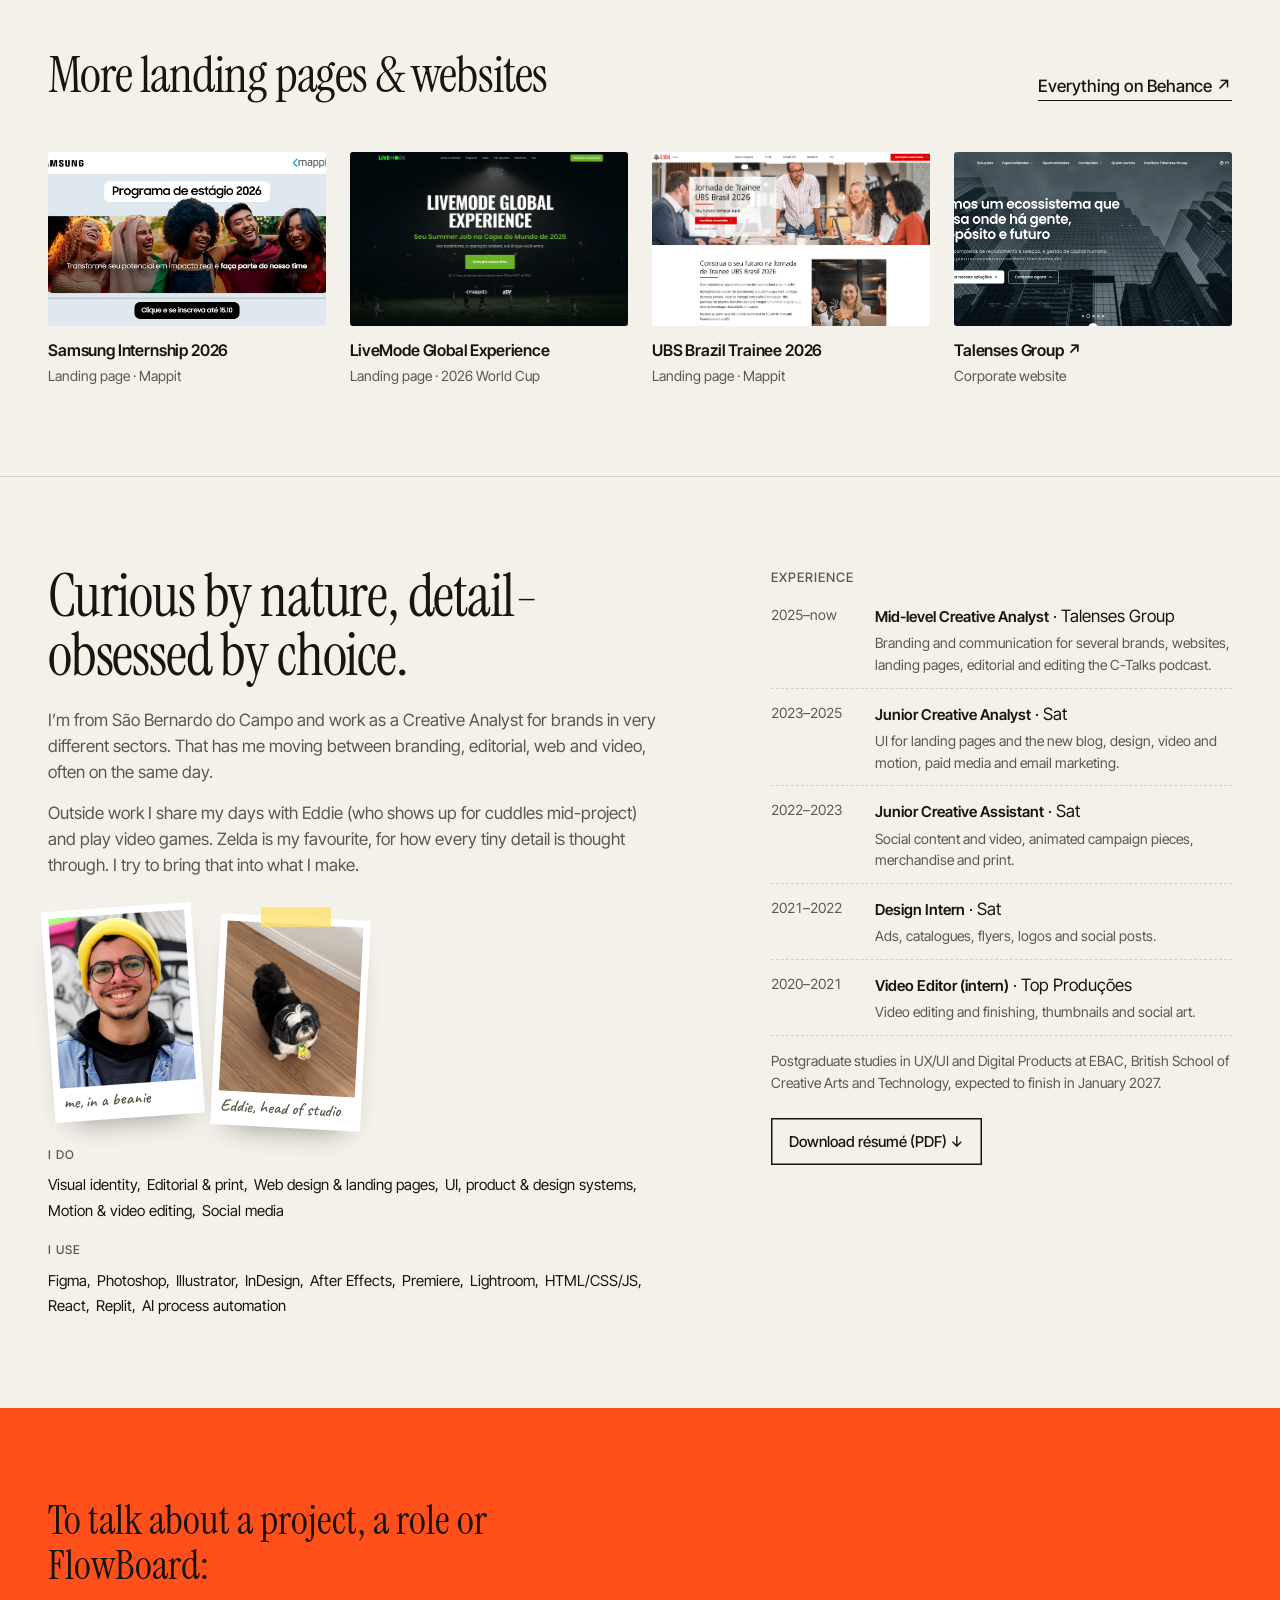
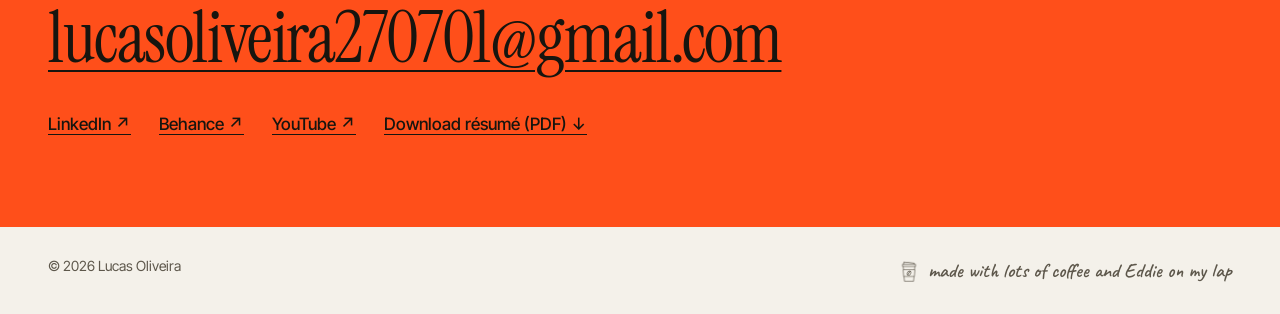
<file: en/index.html>
<!doctype html>
<html lang="en">
<head>
<meta charset="utf-8">
<meta name="viewport" content="width=device-width, initial-scale=1">
<title>Lucas Oliveira · Creative Analyst &amp; UI/UX Designer</title>
<meta name="description" content="Lucas Oliveira, Creative Analyst and UI/UX Designer in São Paulo. Visual identity, websites, landing pages, product and motion.">
<link rel="canonical" href="https://lukeoliveira27.github.io/portfolio/en/">
<link rel="alternate" hreflang="pt-BR" href="https://lukeoliveira27.github.io/portfolio/">
<link rel="alternate" hreflang="en" href="https://lukeoliveira27.github.io/portfolio/en/">
<meta property="og:type" content="website">
<meta property="og:title" content="Lucas Oliveira · Creative Analyst &amp; UI/UX Designer">
<meta property="og:description" content="Lucas Oliveira, Creative Analyst and UI/UX Designer in São Paulo. Visual identity, websites, landing pages, product and motion.">
<meta property="og:url" content="https://lukeoliveira27.github.io/portfolio/en/">
<meta property="og:image" content="https://lukeoliveira27.github.io/portfolio/assets/img/og-en.jpg">
<meta property="og:image:width" content="1200">
<meta property="og:image:height" content="630">
<meta name="twitter:card" content="summary_large_image">
<link rel="icon" href="../assets/img/favicon.svg" type="image/svg+xml">
<link rel="preconnect" href="https://fonts.googleapis.com">
<link rel="preconnect" href="https://fonts.gstatic.com" crossorigin>
<link href="https://fonts.googleapis.com/css2?family=Instrument+Serif:ital@0;1&family=Inter+Tight:wght@400;500;600&family=Caveat:wght@500;600&display=swap" rel="stylesheet">
<link rel="stylesheet" href="../styles.css">

</head>
<body>

<a class="skip" href="#trabalhos">Skip to work</a>

<header class="nav">
  <a href="#topo" class="nav__name">Lucas Oliveira</a>
  <nav aria-label="Main">
    <a href="#trabalhos">Work</a>
    <a href="#motion">Motion</a>
    <a href="#sobre">About</a>
    <a class="nav__lang" href="../" hreflang="pt-BR" lang="pt-BR">PT</a>
    <a href="#contato" class="nav__cta">Let&#x27;s talk</a>
  </nav>
</header>

<main id="topo">

  <section class="hero wrap">
    <p class="eyebrow">Creative Analyst &amp; UI/UX Designer | São Paulo</p>
    <h1 class="hero__title">I design <em>brands</em>, <em>websites</em><br class="br-lg"> and things that <span class="hero__move" aria-label="move"><span aria-hidden="true"><span style="--i:0">m</span><span style="--i:1">o</span><span style="--i:2">v</span><span style="--i:3">e</span></span></span>.</h1>
    <div class="hero__foot">
      <p class="hero__lead">I&#x27;m Lucas, from São Paulo, and I&#x27;ve worked in design since 2017, when I was 16. I look after the visual communication of several brands at once: from event identities to bilingual landing pages, printed books to media motion. On the side, I built a product.</p>
      <figure class="hero__photo">
        <img src="../assets/img/lucas.webp" alt="Lucas Oliveira smiling and making a peace sign" width="800" height="800">
        <figcaption class="hand">hi! <i class="ico ico--wave" style="-webkit-mask-image:url(../assets/icons/aceno.png);mask-image:url(../assets/icons/aceno.png)" aria-hidden="true"></i></figcaption>
      </figure>
    </div>
  </section>

  <div class="marquee" aria-label="Brands and clients">
    <div class="marquee__track"><span>Mappit</span><span>Assigna</span><span>Moove</span><span>Samsung</span><span>UBS</span><span>LiveMode</span><span>Insper</span><span>FTI Consulting</span><span aria-hidden="true">Mappit</span><span aria-hidden="true">Assigna</span><span aria-hidden="true">Moove</span><span aria-hidden="true">Samsung</span><span aria-hidden="true">UBS</span><span aria-hidden="true">LiveMode</span><span aria-hidden="true">Insper</span><span aria-hidden="true">FTI Consulting</span><span aria-hidden="true">Mappit</span><span aria-hidden="true">Assigna</span><span aria-hidden="true">Moove</span><span aria-hidden="true">Samsung</span><span aria-hidden="true">UBS</span><span aria-hidden="true">LiveMode</span><span aria-hidden="true">Insper</span><span aria-hidden="true">FTI Consulting</span><span aria-hidden="true">Mappit</span><span aria-hidden="true">Assigna</span><span aria-hidden="true">Moove</span><span aria-hidden="true">Samsung</span><span aria-hidden="true">UBS</span><span aria-hidden="true">LiveMode</span><span aria-hidden="true">Insper</span><span aria-hidden="true">FTI Consulting</span></div>
  </div>

  <section id="trabalhos" class="wrap section">
    <header class="section__head section__head--row">
      <h2 class="section__title">Work</h2>
      <p class="section__note">Four projects from 2025 and 2026. Each one has a page with the full process.</p>
    </header>

    <article class="case case--flow">
      <div class="case__intro">
        <span class="case__num">01</span>
        <div>
          <p class="case__client">Personal product · 2026</p>
          <h3 class="case__title"><a href="flowboard/">FlowBoard</a></h3>
          <p class="case__text">A work management platform I conceived, designed and coded. It started when I became more senior and had to manage my own deadlines and requests, and grew into a product: board, daily, editorial calendar, planning, a request portal and focus features each person can switch on if they want. I also made the brand, design system, website and emails.</p>
          <ul class="tags"><li>Product</li><li>UI/UX</li><li>Design system</li><li>Code</li></ul>
          <div class="case__links"><a class="btn" href="flowboard/">Read the case study →</a><a class="link link--muted" href="https://useflowboard.com/" target="_blank" rel="noopener">Visit FlowBoard ↗</a></div>
          <p class="hand case__note">useful on every working day ;)</p>
        </div>
      </div>
      <div class="car car--flow" role="region" aria-label="FlowBoard images">
        <button class="car__btn car__btn--prev" type="button" aria-label="Previous" disabled>←</button>
        <div class="car__track" tabindex="0">
        <figure class="s s--browser zoom" style="--ar: 1.4409"><div class="browser"><span></span><span></span><span></span><b>useflowboard.com/app</b></div><img src="../assets/img/fb-kanban.webp" alt="FlowBoard board in kanban view, tasks by status" loading="lazy" width="2000" height="1388"></figure>
        <figure class="s s--phone zoom"><img src="../assets/img/fb-mob-board.webp" alt="FlowBoard board on mobile" loading="lazy" width="900" height="1947"></figure>
        <figure class="s zoom"><img src="../assets/img/fb-home.webp" alt="FlowBoard home with the daily and today’s priorities" loading="lazy" width="2000" height="1388"></figure>
        <figure class="s zoom"><img src="../assets/img/fb-kanban-dark.webp" alt="FlowBoard board in dark mode" loading="lazy" width="2000" height="1388"></figure>
        <figure class="s s--phone zoom"><img src="../assets/img/fb-mob-daily.webp" alt="FlowBoard daily on mobile" loading="lazy" width="900" height="1947"></figure>
        <figure class="s s--browser zoom" style="--ar: 1.6000"><div class="browser"><span></span><span></span><span></span><b>useflowboard.com</b></div><img src="../assets/img/fb-site.webp" alt="FlowBoard website" loading="lazy" width="2000" height="1250"></figure>
        </div>
        <button class="car__btn car__btn--next" type="button" aria-label="Next">→</button>
      </div>
    </article>

    <article class="case case--board">
      <div class="case__intro">
        <span class="case__num">02</span>
        <div>
          <p class="case__client">Talenses Executive × FTI Consulting · 2026</p>
          <h3 class="case__title"><a href="cases/board-circle.html">Board Circle</a></h3>
          <p class="case__text">Full visual identity for Board Circle, a governance and boards initiative. I created the brand and rolled it out to the book “Conselho que Gera Valor”, save the date, invitation, launch event stationery and the screen loop.</p>
          <ul class="tags"><li>Visual identity</li><li>Editorial</li><li>Event</li><li>Motion</li></ul>
          <div class="case__links"><a class="btn" href="cases/board-circle.html">See full case →</a></div>
          
        </div>
      </div>
      <div class="car car--board" role="region" aria-label="Board Circle images">
        <button class="car__btn car__btn--prev" type="button" aria-label="Previous" disabled>←</button>
        <div class="car__track" tabindex="0">
        <figure class="s s--logo"><img src="../assets/img/bc-logo.png" alt="Board Circle logo" loading="lazy" width="1401" height="591"></figure>
        <figure class="s s--video"><video src="../assets/video/bc-loop.mp4" poster="../assets/img/poster-bc-loop.webp" muted loop playsinline preload="none" aria-label="Board Circle animated screen loop"></video></figure>
        <figure class="s zoom"><img src="../assets/img/bc-convite.webp" alt="Board Circle Experience invitation" loading="lazy" width="1080" height="1080"></figure>
        <figure class="s zoom"><img src="../assets/img/bc-std.webp" alt="Board Circle save the date" loading="lazy" width="1080" height="1080"></figure>
        <figure class="s zoom"><img src="../assets/img/bc-book-li.webp" alt="Book announcement on a tablet" loading="lazy" width="1600" height="900"></figure>
        <figure class="s s--light zoom"><img src="../assets/img/bc-ecobag.webp" alt="Black tote bag mockup with the Board Circle brand" loading="lazy" width="1200" height="1205"></figure>
        <figure class="s s--contain zoom"><img src="../assets/img/bc-azeite.webp" alt="Olive oil holder mockup with the Board Circle brand" loading="lazy" width="979" height="1606"></figure>
        </div>
        <button class="car__btn car__btn--next" type="button" aria-label="Next">→</button>
      </div>
    </article>

    <article class="case case--moove">
      <div class="case__intro">
        <span class="case__num">03</span>
        <div>
          <p class="case__client">Mappit × Moove · 2026</p>
          <h3 class="case__title"><a href="cases/summer-job-moove.html">Summer Job Moove</a></h3>
          <p class="case__text">Bilingual (PT/EN) landing page for Moove&#x27;s summer programme for Brazilians studying abroad. I did the design, code, SEO and launch kit: marketing emails, static pieces and motion for social.</p>
          <ul class="tags"><li>Landing page</li><li>Code</li><li>Email</li><li>Social + motion</li></ul>
          <div class="case__links"><a class="btn" href="cases/summer-job-moove.html">See full case →</a><a class="link link--muted" href="https://summerjobmoovelub.com/" target="_blank" rel="noopener">See it live ↗</a></div>
          
        </div>
      </div>
      <div class="car car--moove" role="region" aria-label="Summer Job Moove images">
        <button class="car__btn car__btn--prev" type="button" aria-label="Previous" disabled>←</button>
        <div class="car__track" tabindex="0">
        <figure class="s s--browser zoom" style="--ar: 1.6000"><div class="browser"><span></span><span></span><span></span><b>summerjobmoovelub.com</b></div><img src="../assets/img/moove-lp-topo.webp" alt="Summer Job Moove landing page hero on desktop" loading="lazy" width="1600" height="1000"></figure>
        <figure class="s s--phone zoom"><img src="../assets/img/moove-lp-mobile.webp" alt="Summer Job Moove landing page on mobile" loading="lazy" width="750" height="1624"></figure>
        <figure class="s s--post">
          <div class="post">
            <header class="post__head">
              <img src="../assets/img/mappit-avatar.webp" alt="" width="48" height="48">
              <div><b>Mappit</b><span>Early talent recruitment</span><span>1 d</span></div>
              <span class="post__follow">+ Follow</span>
            </header>
            <p class="post__text">Spend your break in Brazil and build your future at Moove. Applications are open for Summer Job Moove 2027 in São Paulo, Rio de Janeiro or Philadelphia.</p>
            <div class="zoom post__media"><img src="../assets/img/moove-feed.webp" alt="Feed post: Build your future at Moove" loading="lazy" width="1080" height="1080"></div>
            <div class="post__stats" aria-hidden="true"><span><i class="ico" style="-webkit-mask-image:url(../assets/icons/curtir.png);mask-image:url(../assets/icons/curtir.png)"></i><i class="ico" style="-webkit-mask-image:url(../assets/icons/coracao.png);mask-image:url(../assets/icons/coracao.png)"></i><i class="ico" style="-webkit-mask-image:url(../assets/icons/palmas.png);mask-image:url(../assets/icons/palmas.png)"></i></span></div>
            <div class="post__actions"><span>Like</span><span>Comment</span><span>Repost</span><span>Send</span></div>
          </div>
        </figure>
        <figure class="s s--video"><video src="../assets/video/moove-motion.mp4" poster="../assets/img/poster-moove-motion.webp" muted loop playsinline preload="none" aria-label="Summer Job Moove promo motion"></video></figure>
        <figure class="s zoom"><img src="../assets/img/moove-lp-08.webp" alt="Selection steps section" loading="lazy" width="1600" height="723"></figure>
        </div>
        <button class="car__btn car__btn--next" type="button" aria-label="Next">→</button>
      </div>
    </article>

    <article class="case case--panorama">
      <div class="case__intro">
        <span class="case__num">04</span>
        <div>
          <p class="case__client">Instituto Talenses Group × Insper · 2025–2026</p>
          <h3 class="case__title"><a href="cases/panorama-mulheres.html">Panorama Mulheres</a></h3>
          <p class="case__text">Website for the study that has tracked women&#x27;s leadership in Brazil since 2017. I organised data, insights and past editions into a clear experience, and created the design system and the “Participe!” campaign for the 6th edition.</p>
          <ul class="tags"><li>Web design</li><li>Design system</li><li>Data</li><li>Campaign</li></ul>
          <div class="case__links"><a class="btn" href="cases/panorama-mulheres.html">See full case →</a><a class="link link--muted" href="https://panoramamulheres.com/" target="_blank" rel="noopener">See it live ↗</a></div>
          
        </div>
      </div>
      <div class="car car--panorama" role="region" aria-label="Panorama Mulheres images">
        <button class="car__btn car__btn--prev" type="button" aria-label="Previous" disabled>←</button>
        <div class="car__track" tabindex="0">
        <figure class="s s--browser zoom" style="--ar: 2.3022"><div class="browser"><span></span><span></span><span></span><b>panoramamulheres.com</b></div><img src="../assets/img/pm-site-old.webp" alt="Panorama Mulheres 2025 website hero" loading="lazy" width="1600" height="695"></figure>
        <figure class="s zoom"><img src="../assets/img/pm-participe-2.webp" alt="Participe campaign post, 6th edition" loading="lazy" width="1080" height="1080"></figure>
        <figure class="s zoom"><img src="../assets/img/pm-insights.webp" alt="Key insights of the 2025 edition" loading="lazy" width="1476" height="935"></figure>
        <figure class="s zoom"><img src="../assets/img/pm-edicoes.webp" alt="Editions timeline since 2017" loading="lazy" width="1476" height="1064"></figure>
        </div>
        <button class="car__btn car__btn--next" type="button" aria-label="Next">→</button>
      </div>
    </article>

  </section>

  <section class="fbcta" aria-labelledby="fbcta-title">
    <div class="wrap fbcta__in">
      <div class="fbcta__text">
        <img class="fbcta__logo" src="../assets/img/flowboard-logo.svg" alt="FlowBoard" width="279" height="44">
        <h2 id="fbcta-title" class="fbcta__title">FlowBoard: useful on every working day.</h2>
        <p class="fbcta__lead">Board, daily, editorial calendar and team requests in one place. Made by someone who works in creative and communications, for teams that live by deadlines.</p>
        <div class="fbcta__actions">
          <a class="fbcta__btn" href="https://useflowboard.com/?utm_source=portfolio&utm_medium=referral&utm_campaign=portfolio-lucas" target="_blank" rel="noopener">Visit FlowBoard ↗</a>
        </div>
      </div>
      <div class="fbcta__shot" aria-hidden="true">
        <img src="../assets/img/fb-mob-board.webp" alt="" loading="lazy" width="900" height="1947">
      </div>
    </div>
  </section>

  <section id="motion" class="motion">
    <div class="wrap">
      <header class="section__head section__head--row">
        <h2 class="section__title">Motion and video</h2>
        <div class="tabs" role="tablist" aria-label="Motion and podcast">
          <button type="button" role="tab" id="tab-motion" aria-controls="panel-motion" aria-selected="true">Motion</button>
          <button type="button" role="tab" id="tab-pod" aria-controls="panel-pod" aria-selected="false" tabindex="-1">Podcast · C-Talks</button>
        </div>
      </header>

      <div id="panel-motion" role="tabpanel" aria-labelledby="tab-motion">
        <div class="mgrid">
          <figure class="showreel">
            <video src="../assets/video/showreel.mp4" poster="../assets/img/poster-showreel.webp" muted loop playsinline preload="none" aria-label="Motion showreel 2026"></video>
            <figcaption><b>Showreel 2026</b> Summer Job Moove and Board Circle · 30s</figcaption>
          </figure>
          <figure>
            <video src="../assets/video/moove-motion.mp4" poster="../assets/img/poster-moove-motion.webp" muted loop playsinline preload="none" aria-label="Summer Job Moove"></video>
            <figcaption><b>Summer Job Moove</b> Social motion</figcaption>
          </figure>
          <figure>
            <video src="../assets/video/bc-loop.mp4" poster="../assets/img/poster-bc-loop.webp" muted loop playsinline preload="none" aria-label="Board Circle"></video>
            <figcaption><b>Board Circle</b> Event screen loop</figcaption>
          </figure>
          <figure>
            <video src="../assets/video/radar-header.mp4" poster="../assets/img/poster-radar-header.webp" muted loop playsinline preload="none" aria-label="Radar"></video>
            <figcaption><b>Radar</b> Animated newsletter header</figcaption>
          </figure>
          <figure class="m-gif">
            <img src="../assets/img/exame-retangulo.gif" alt="Animated banner for Exame" loading="lazy" width="300" height="250">
            <figcaption><b>Exame</b> Animated media banners</figcaption>
          </figure>
        </div>
      </div>

      <div id="panel-pod" role="tabpanel" aria-labelledby="tab-pod">
        <div class="pod__head">
          <p class="pod__text">I edit C-Talks, a videocast with executives and business leaders, plus the short cuts for social.</p>
          <a class="link pod__all" href="https://www.youtube.com/@c-talks-talenses-group" target="_blank" rel="noopener">Watch all on YouTube ↗</a>
        </div>
        <div class="pod__grid">
          <a class="ep" href="https://www.youtube.com/watch?v=zMlBGGOxIZM" target="_blank" rel="noopener">
            <span class="ep__thumb"><img src="../assets/img/ct-zMlBGGOxIZM.webp" alt="" loading="lazy" width="960" height="540"><span class="ep__play" aria-hidden="true">▶</span></span>
            <span class="ep__n">C-Talks #29</span>
            <span class="ep__t">Brasil 2027: o que esperar da economia e dos negócios</span>
          </a>
          <a class="ep" href="https://www.youtube.com/watch?v=h2c3iQqqNe0" target="_blank" rel="noopener">
            <span class="ep__thumb"><img src="../assets/img/ct-h2c3iQqqNe0.webp" alt="" loading="lazy" width="960" height="540"><span class="ep__play" aria-hidden="true">▶</span></span>
            <span class="ep__n">C-Talks #28</span>
            <span class="ep__t">Empresas familiares: sucessão, governança e o legado que atravessa gerações</span>
          </a>
          <a class="ep" href="https://www.youtube.com/watch?v=WfEy7IuZ920" target="_blank" rel="noopener">
            <span class="ep__thumb"><img src="../assets/img/ct-WfEy7IuZ920.webp" alt="" loading="lazy" width="960" height="540"><span class="ep__play" aria-hidden="true">▶</span></span>
            <span class="ep__n">C-Talks #27</span>
            <span class="ep__t">Liderança feminina na era da inteligência artificial</span>
          </a>
          <a class="ep" href="https://www.youtube.com/watch?v=sNCrkP57UUg" target="_blank" rel="noopener">
            <span class="ep__thumb"><img src="../assets/img/ct-sNCrkP57UUg.webp" alt="" loading="lazy" width="960" height="540"><span class="ep__play" aria-hidden="true">▶</span></span>
            <span class="ep__n">C-Talks #26</span>
            <span class="ep__t">Do código ao comando: como a IA está redesenhando a liderança</span>
          </a>
        </div>
      </div>
    </div>
  </section>

  <section class="wrap section">
    <header class="section__head section__head--row">
      <h2 class="section__title section__title--sm">More landing pages &amp; websites</h2>
      <a class="link" href="https://www.behance.net/lucasoliveira107" target="_blank" rel="noopener">Everything on Behance ↗</a>
    </header>
    <div class="grid">
      <article class="card">
        <figure class="zoom"><img src="../assets/img/samsung.webp" alt="Samsung Internship 2026" loading="lazy" width="1200" height="627"></figure>
        <h3>Samsung Internship 2026</h3><p>Landing page · Mappit</p>
      </article>
      <article class="card">
        <figure class="zoom"><img src="../assets/img/livemode.webp" alt="LiveMode Global Experience" loading="lazy" width="1600" height="790"></figure>
        <h3>LiveMode Global Experience</h3><p>Landing page · 2026 World Cup</p>
      </article>
      <article class="card">
        <figure class="zoom"><img src="../assets/img/ubs.webp" alt="UBS Brazil Trainee 2026" loading="lazy" width="1600" height="806"></figure>
        <h3>UBS Brazil Trainee 2026</h3><p>Landing page · Mappit</p>
      </article>
      <article class="card">
        <figure class="zoom"><img src="../assets/img/tg-site.webp" alt="Talenses Group" loading="lazy" width="1600" height="694"></figure>
        <h3><a href="https://talensesgroup.com/" target="_blank" rel="noopener">Talenses Group ↗</a></h3><p>Corporate website</p>
      </article>
    </div>
  </section>

  <section id="sobre" class="wrap section about">
    <div class="about__text">
      <h2 class="section__title">Curious by nature, detail-obsessed by choice.</h2>
      <p>I’m from São Bernardo do Campo and work as a Creative Analyst for brands in very different sectors. That has me moving between branding, editorial, web and video, often on the same day.</p>
      <p>Outside work I share my days with Eddie (who shows up for cuddles mid-project) and play video games. Zelda is my favourite, for how every tiny detail is thought through. I try to bring that into what I make.</p>
      <div class="about__photos" aria-hidden="true">
        <figure class="polaroid polaroid--a"><img src="../assets/img/lucas2.webp" alt="" loading="lazy"><figcaption class="hand">me, in a beanie</figcaption></figure>
        <figure class="polaroid polaroid--b"><img src="../assets/img/eddie.webp" alt="" loading="lazy"><figcaption class="hand">Eddie, head of studio</figcaption></figure>
      </div>
      <div class="skills">
        <h3>I do</h3>
        <ul><li>Visual identity</li><li>Editorial &amp; print</li><li>Web design &amp; landing pages</li><li>UI, product &amp; design systems</li><li>Motion &amp; video editing</li><li>Social media</li></ul>
        <h3>I use</h3>
        <ul><li>Figma</li><li>Photoshop</li><li>Illustrator</li><li>InDesign</li><li>After Effects</li><li>Premiere</li><li>Lightroom</li><li>HTML/CSS/JS</li><li>React</li><li>Replit</li><li>AI process automation</li></ul>
      </div>
    </div>
    <aside class="about__side">
      <h3 class="about__sub">Experience</h3>
      <ol class="tl">
          <li><span class="tl__when">2025–now</span><div><b>Mid-level Creative Analyst</b> · Talenses Group<p>Branding and communication for several brands, websites, landing pages, editorial and editing the C-Talks podcast.</p></div></li>
          <li><span class="tl__when">2023–2025</span><div><b>Junior Creative Analyst</b> · Sat<p>UI for landing pages and the new blog, design, video and motion, paid media and email marketing.</p></div></li>
          <li><span class="tl__when">2022–2023</span><div><b>Junior Creative Assistant</b> · Sat<p>Social content and video, animated campaign pieces, merchandise and print.</p></div></li>
          <li><span class="tl__when">2021–2022</span><div><b>Design Intern</b> · Sat<p>Ads, catalogues, flyers, logos and social posts.</p></div></li>
          <li><span class="tl__when">2020–2021</span><div><b>Video Editor (intern)</b> · Top Produções<p>Video editing and finishing, thumbnails and social art.</p></div></li>
      </ol>
      <p class="about__edu">Postgraduate studies in UX/UI and Digital Products at EBAC, British School of Creative Arts and Technology, expected to finish in January 2027.</p>
      <a class="btn btn--ghost" href="../assets/resume-lucas-oliveira.pdf" download>Download résumé (PDF) ↓</a>
    </aside>
  </section>

  <section id="contato" class="contact">
    <div class="wrap">
      <h2 class="contact__title">To talk about a project, a role or FlowBoard:</h2>
      <a class="contact__mail" href="mailto:lucasoliveira270701@gmail.com">lucasoliveira270701@gmail.com</a>
      <ul class="contact__links">
        <li><a href="https://www.linkedin.com/in/lucasantosoliveira/" target="_blank" rel="noopener">LinkedIn ↗</a></li>
        <li><a href="https://www.behance.net/lucasoliveira107" target="_blank" rel="noopener">Behance ↗</a></li>
        <li><a href="https://www.youtube.com/@lukizitos" target="_blank" rel="noopener">YouTube ↗</a></li>
        <li><a href="../assets/resume-lucas-oliveira.pdf" download>Download résumé (PDF) ↓</a></li>
      </ul>
    </div>
  </section>
</main>

<footer class="foot wrap">
  <span>© 2026 Lucas Oliveira</span>
  <span class="hand foot__made"><i class="ico" style="-webkit-mask-image:url(../assets/icons/cafe.png);mask-image:url(../assets/icons/cafe.png)" aria-hidden="true"></i>made with lots of coffee and Eddie on my lap</span>
</footer>

<dialog class="lightbox" aria-label="Enlarge">
  <button class="lightbox__close" aria-label="Close">×</button>
  <img alt="">
</dialog>

<script>window.I18N = { pause: "Pause video", play: "Play video", zoom: "Enlarge", swipe: "swipe for more" };</script>
<script src="../main.js"></script>
</body>
</html>
</file>
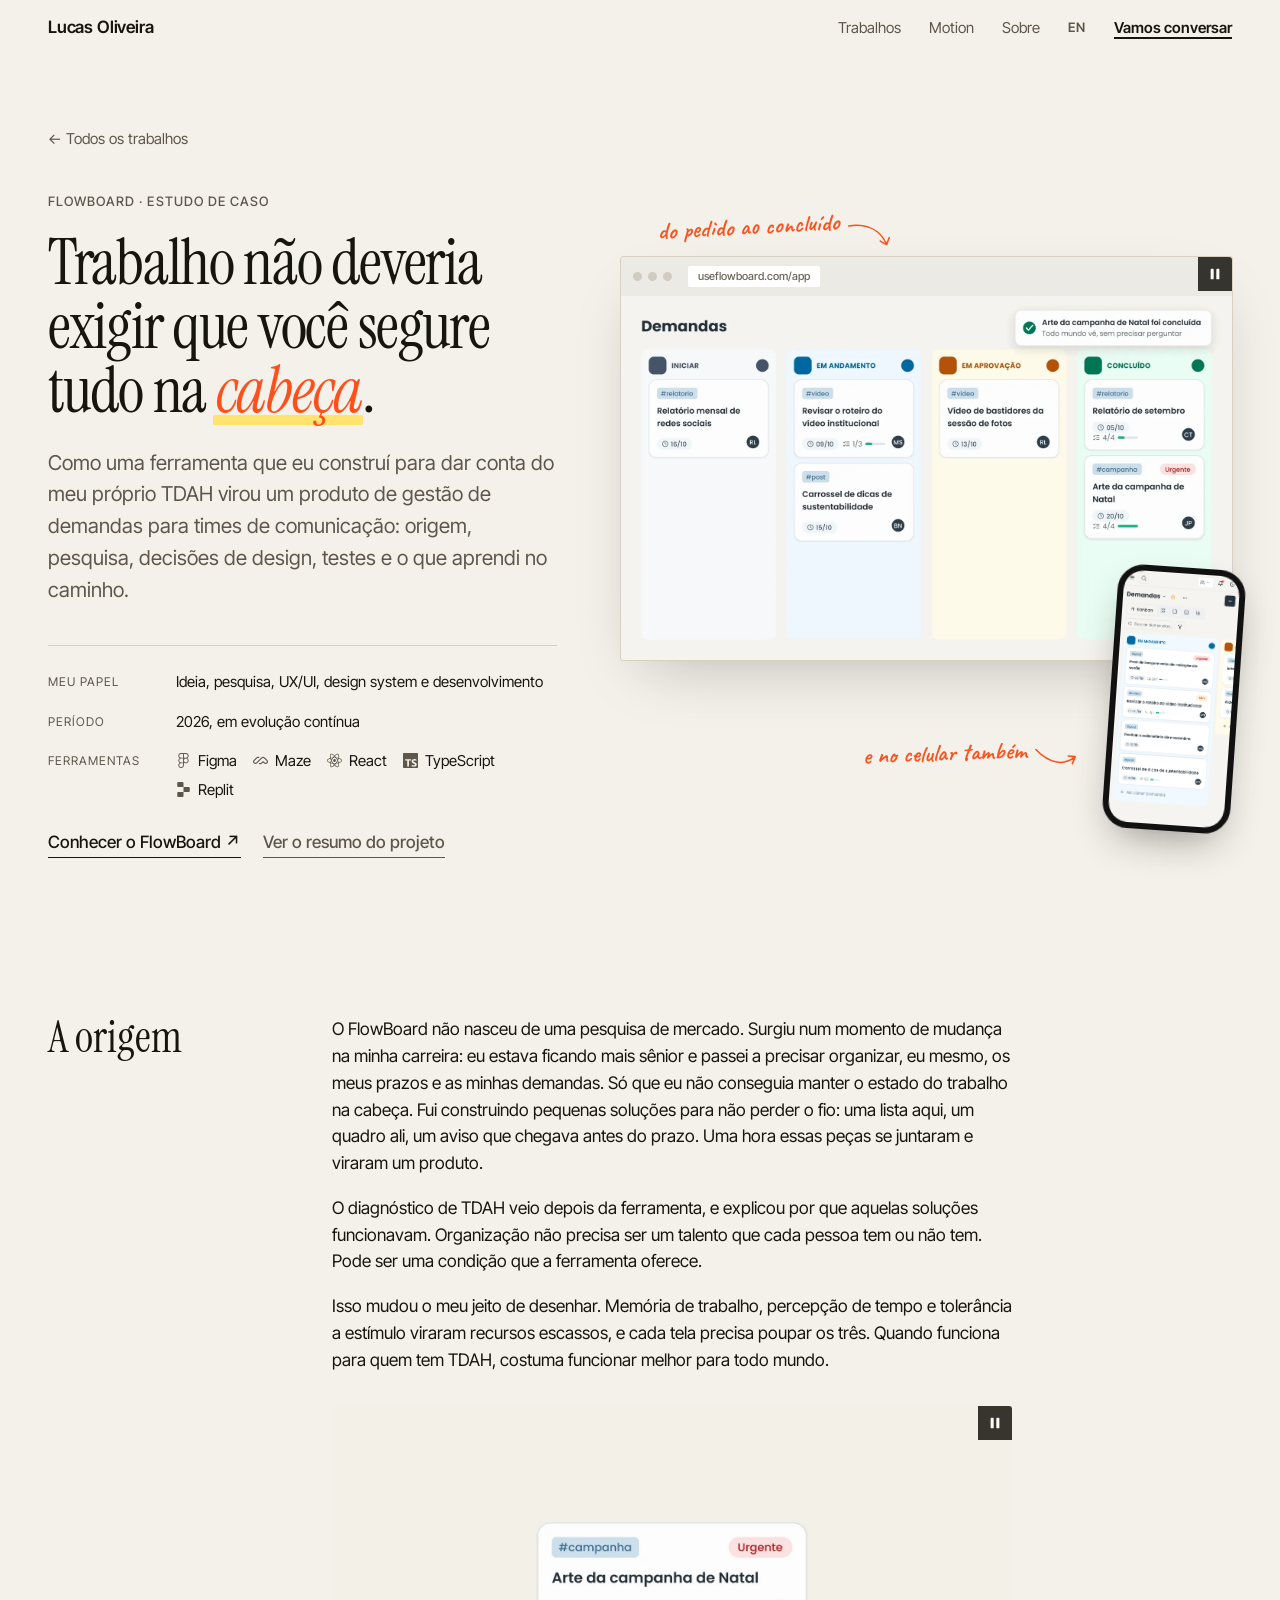
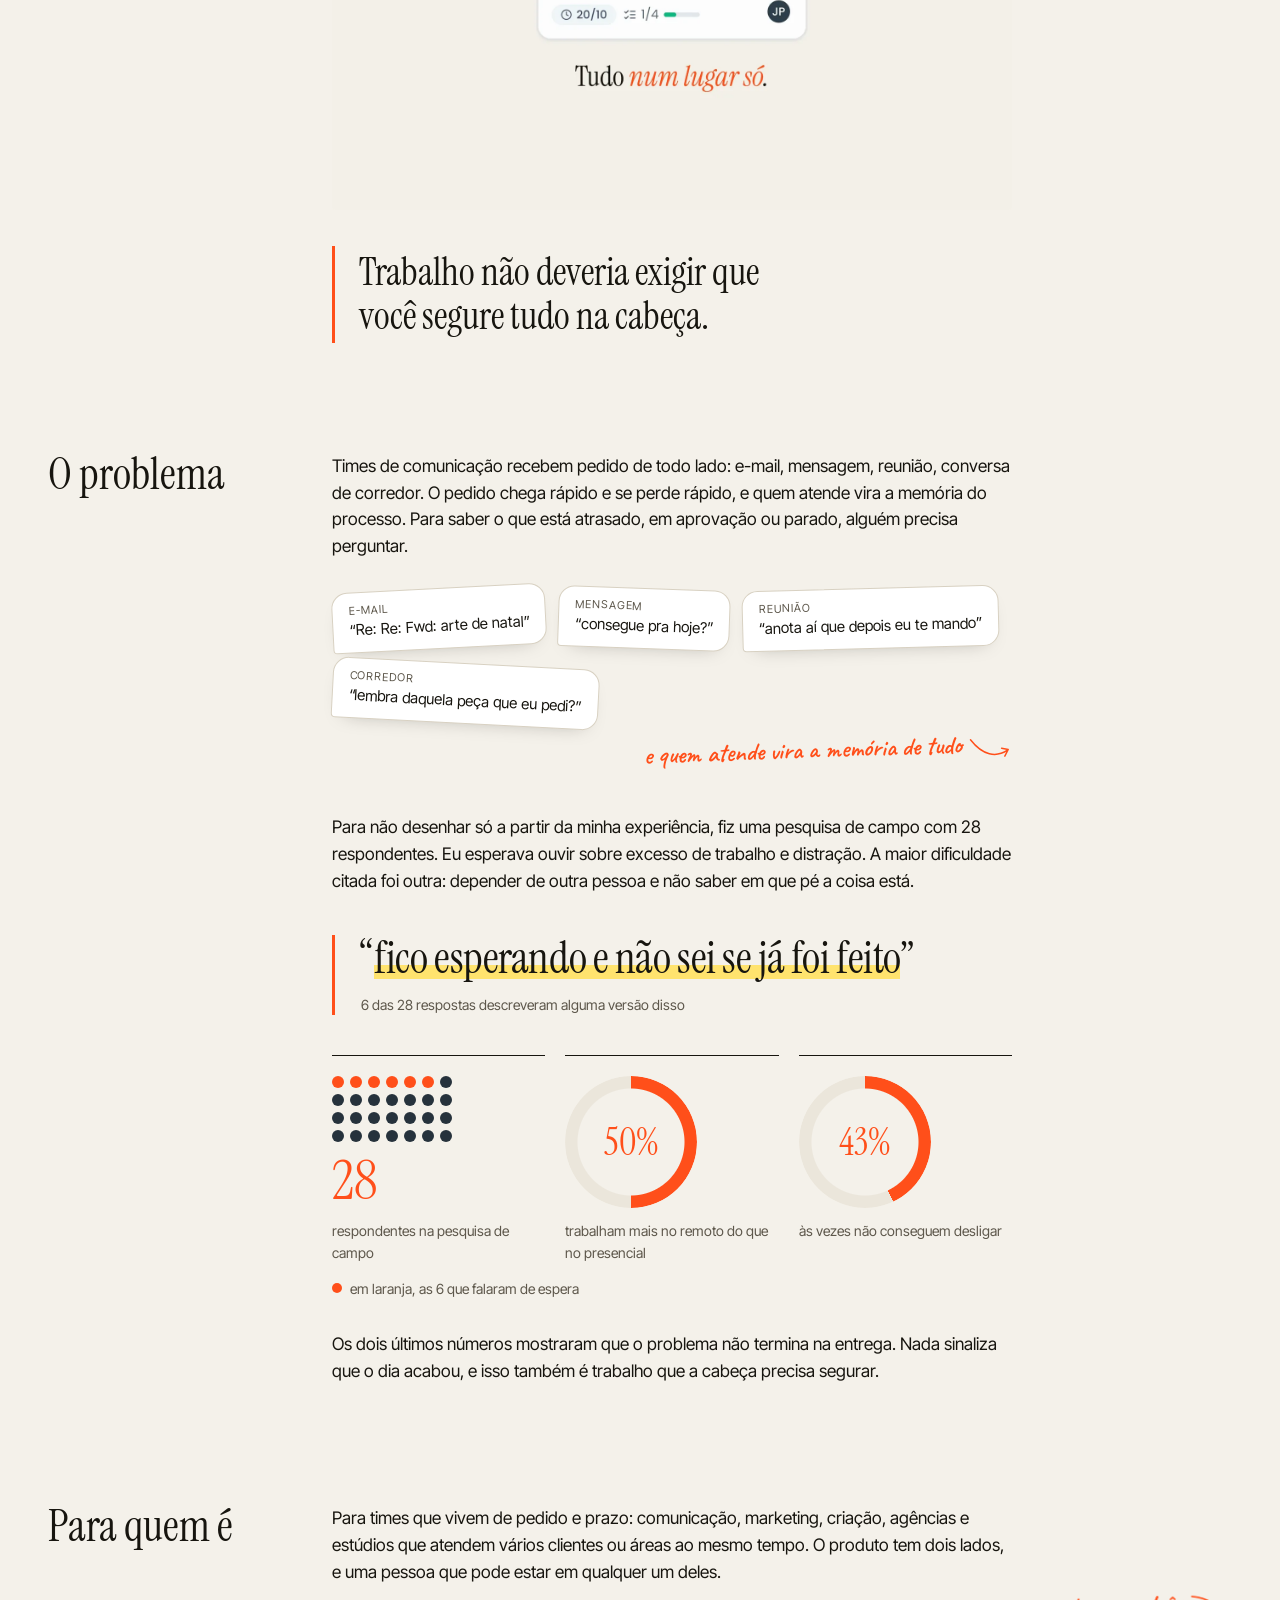
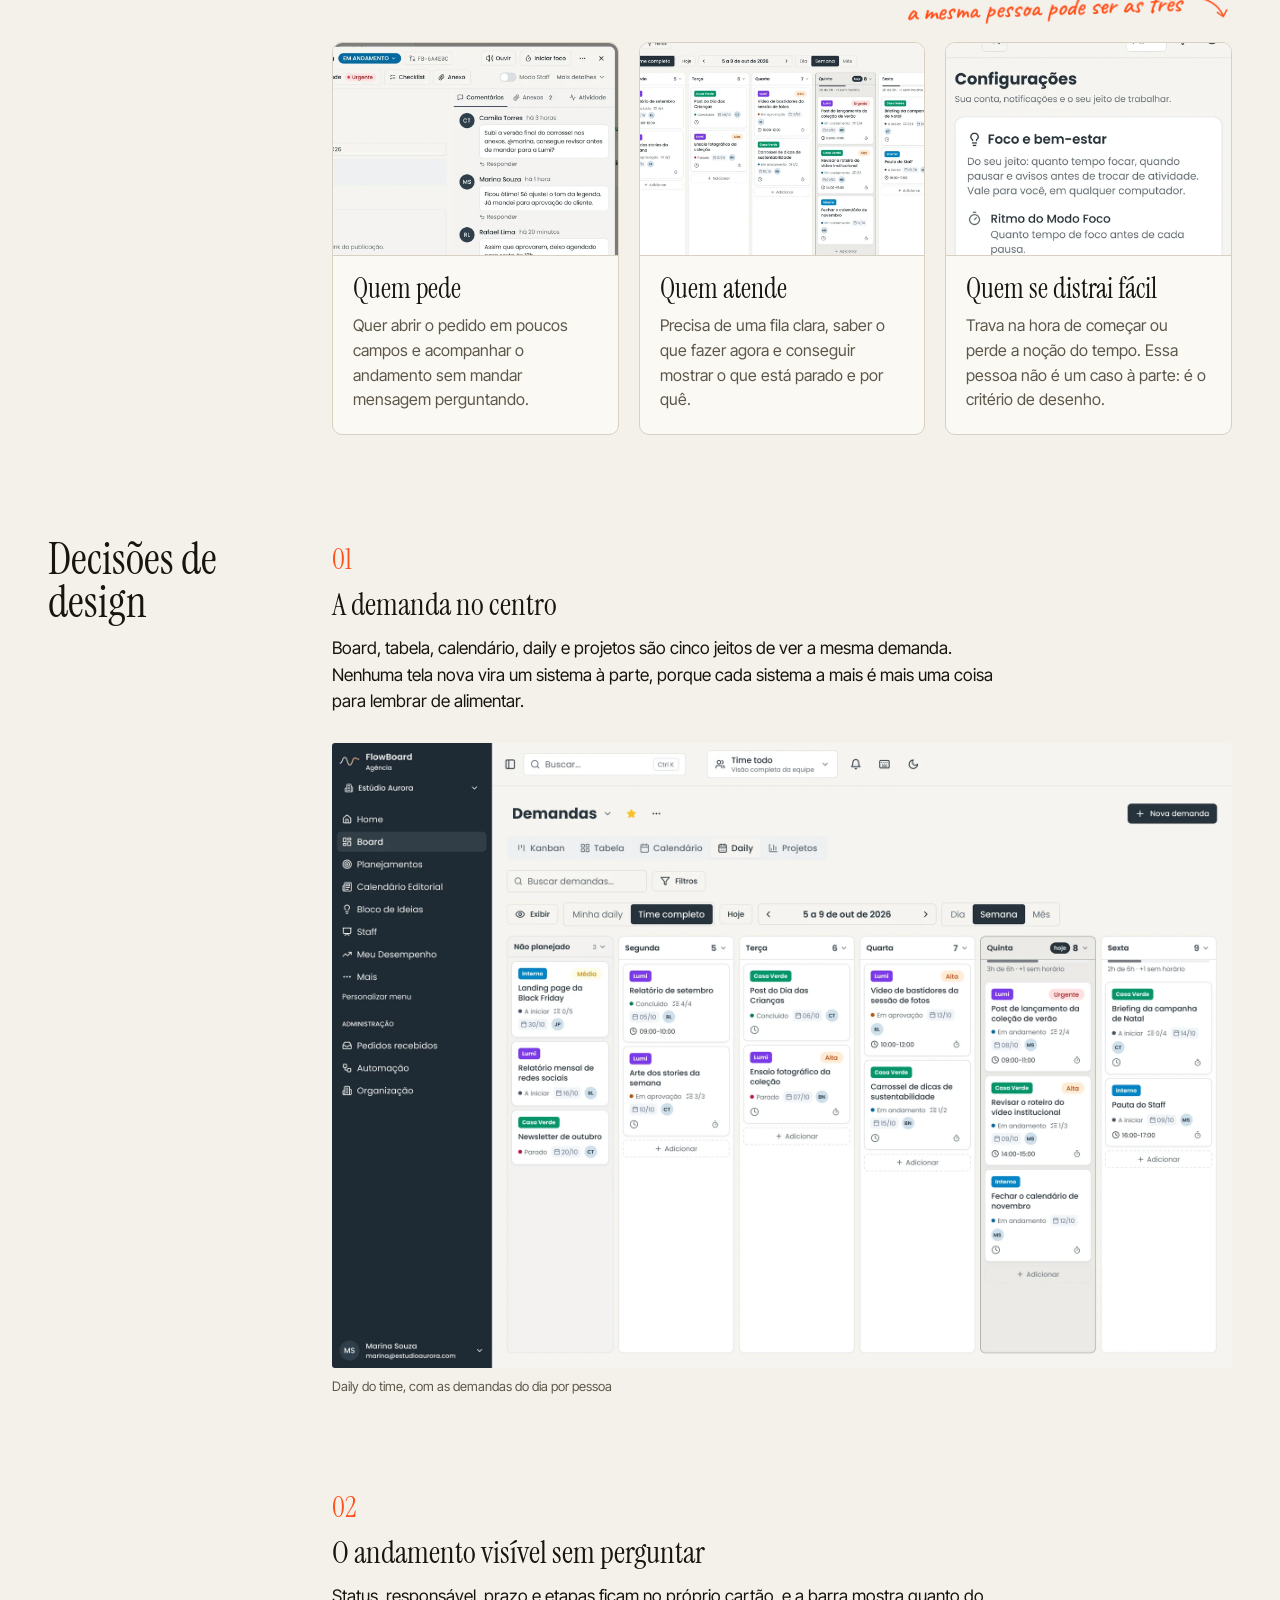
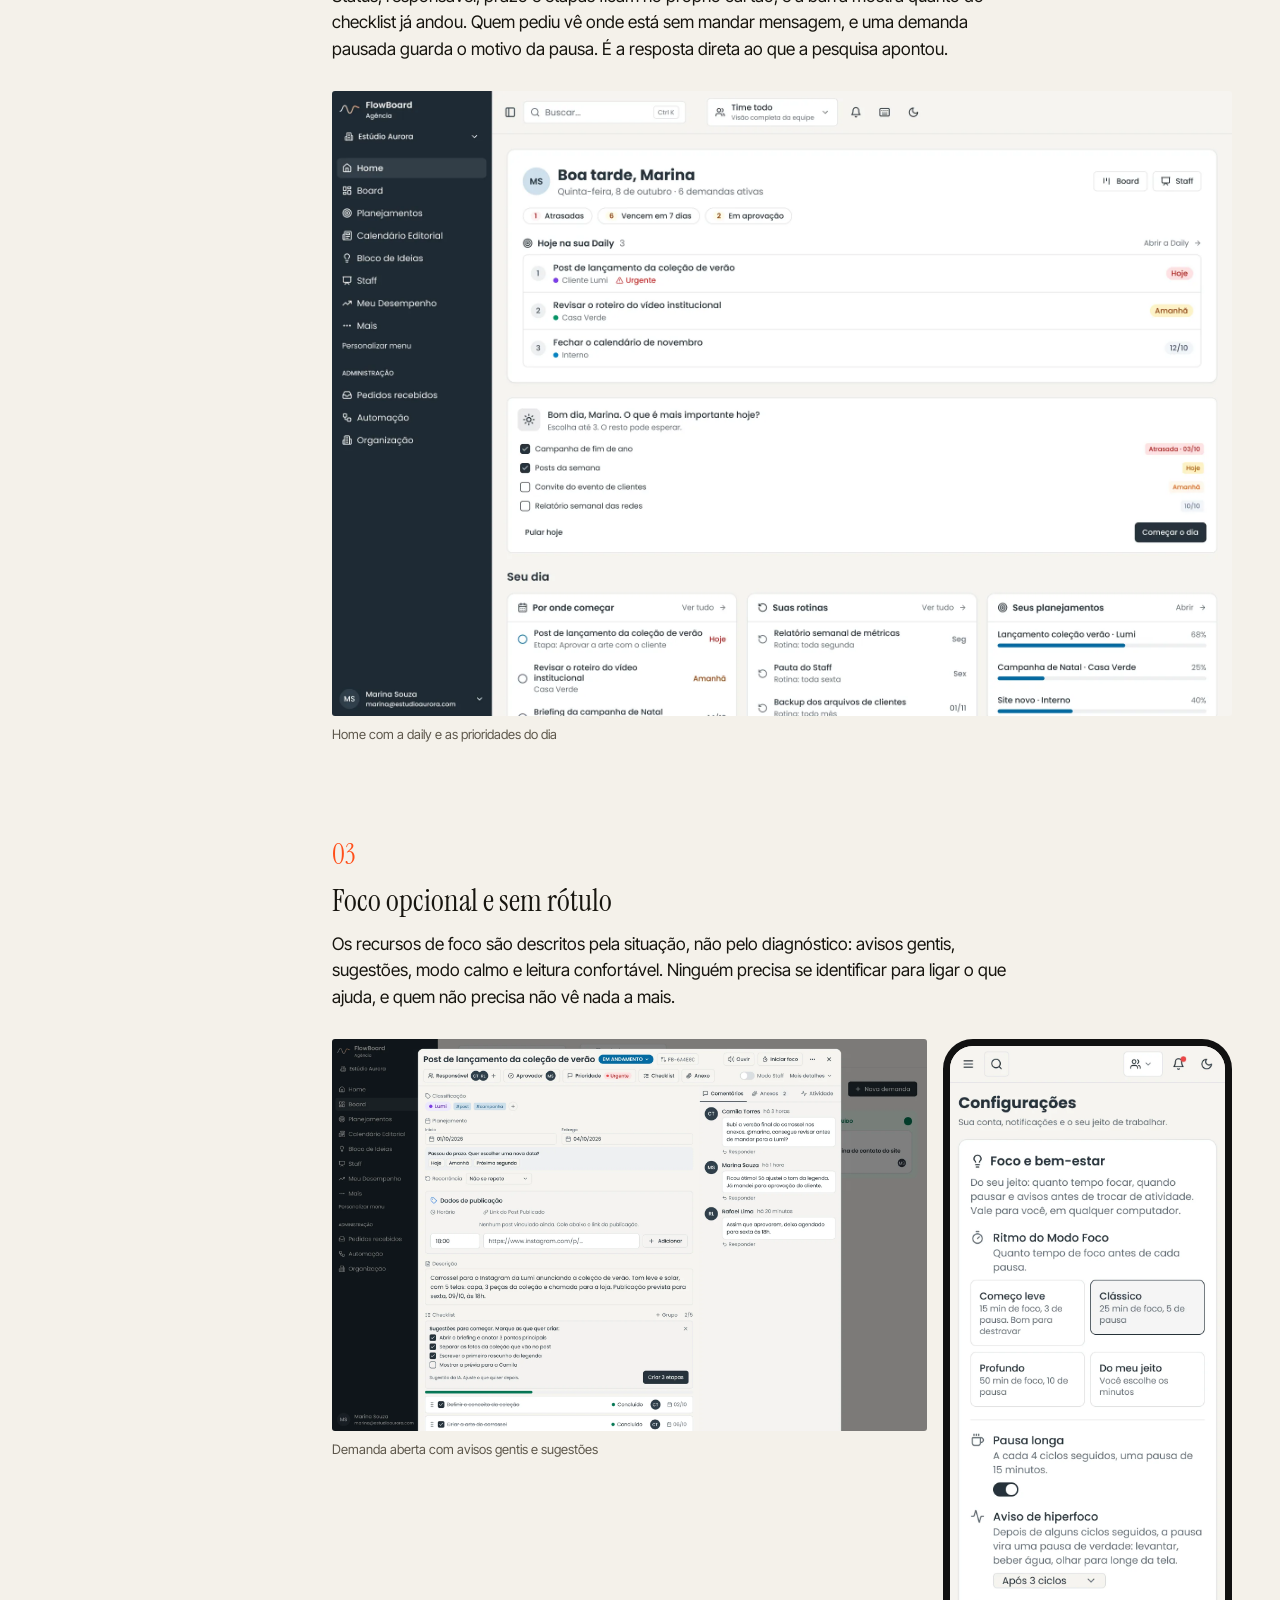
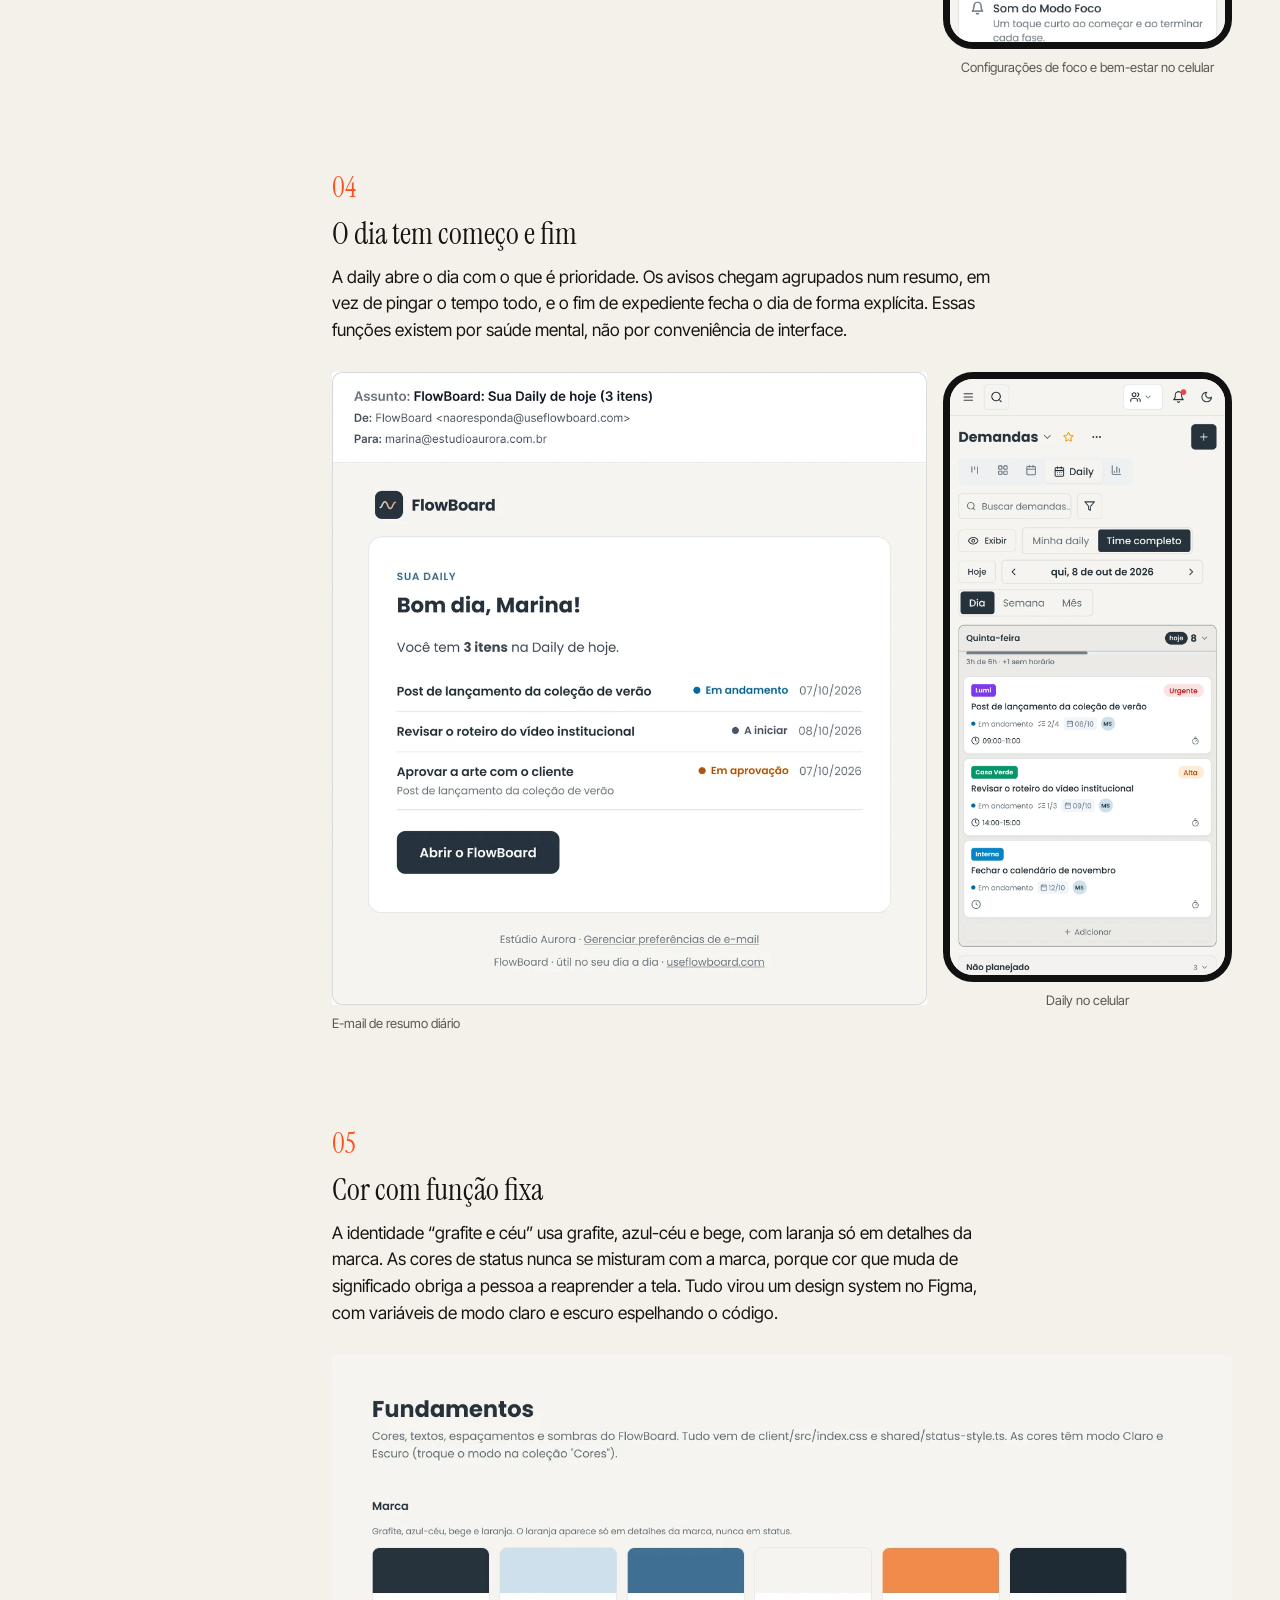
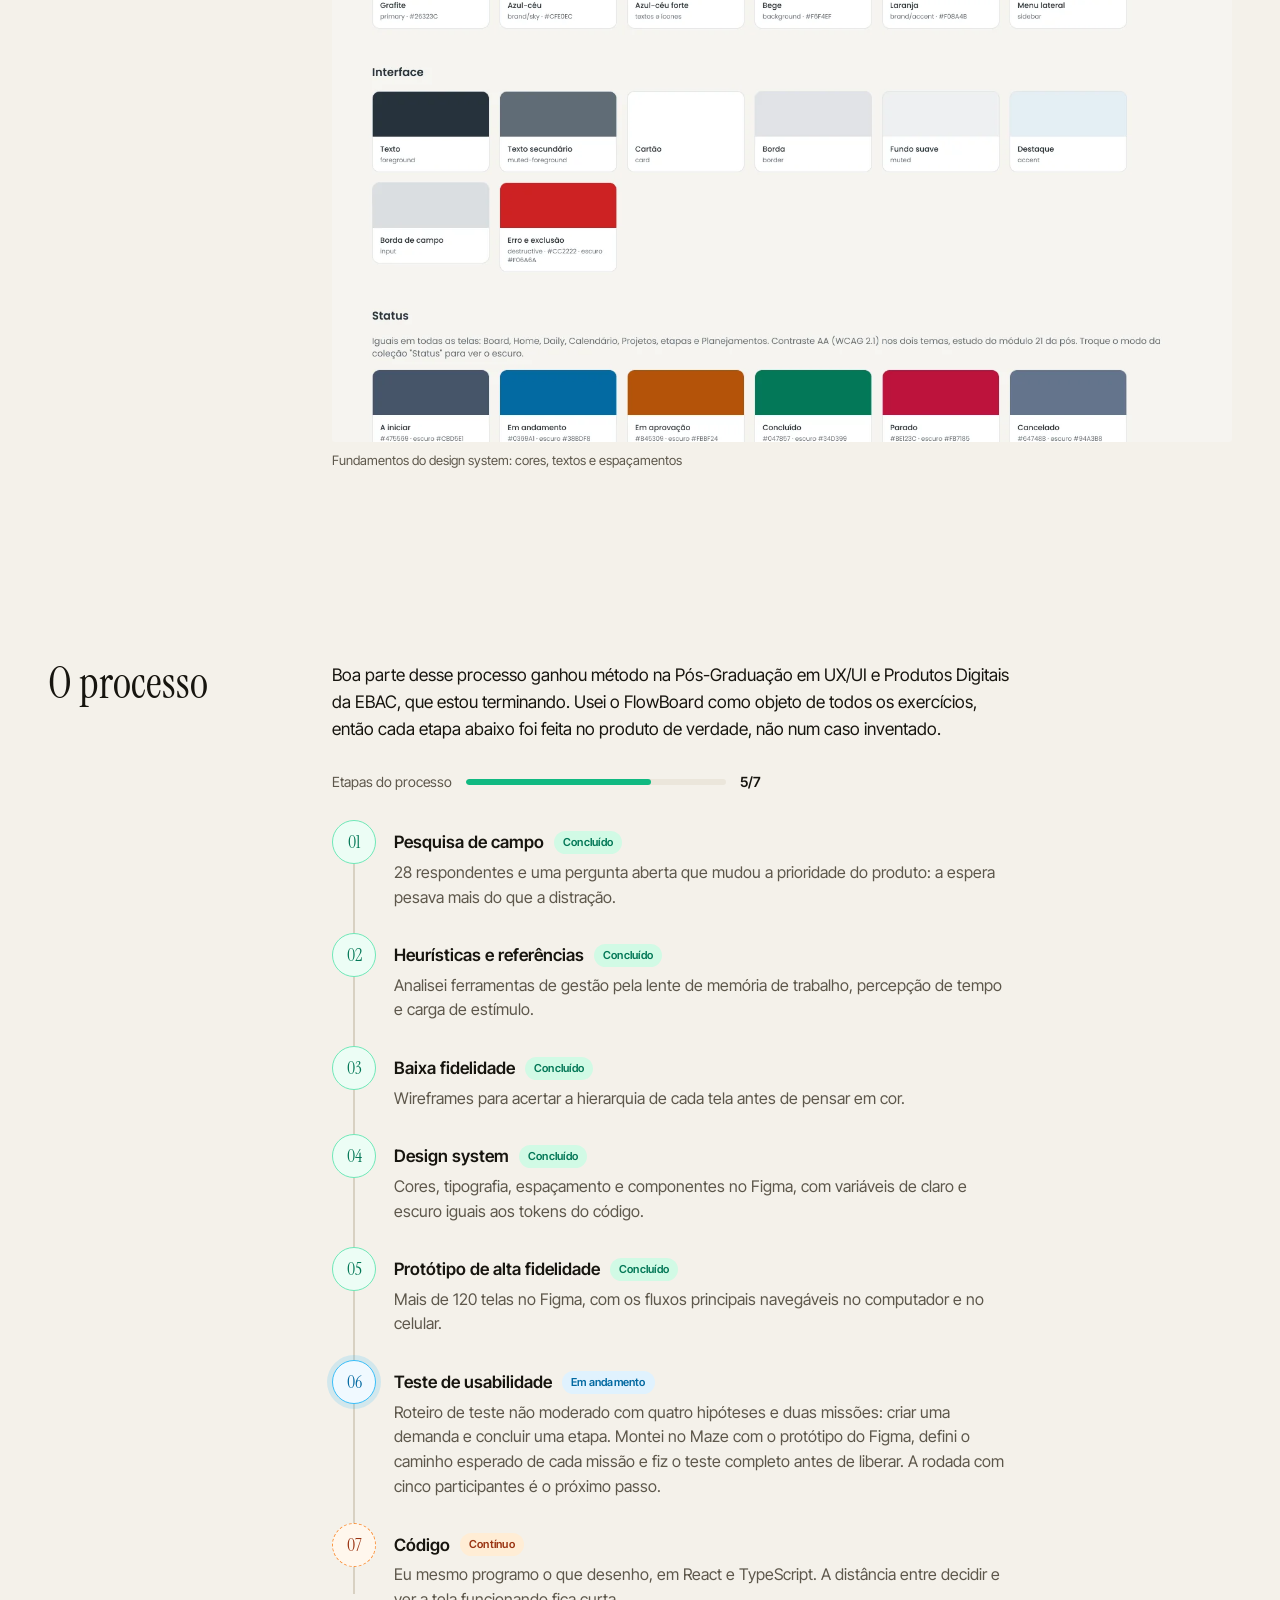
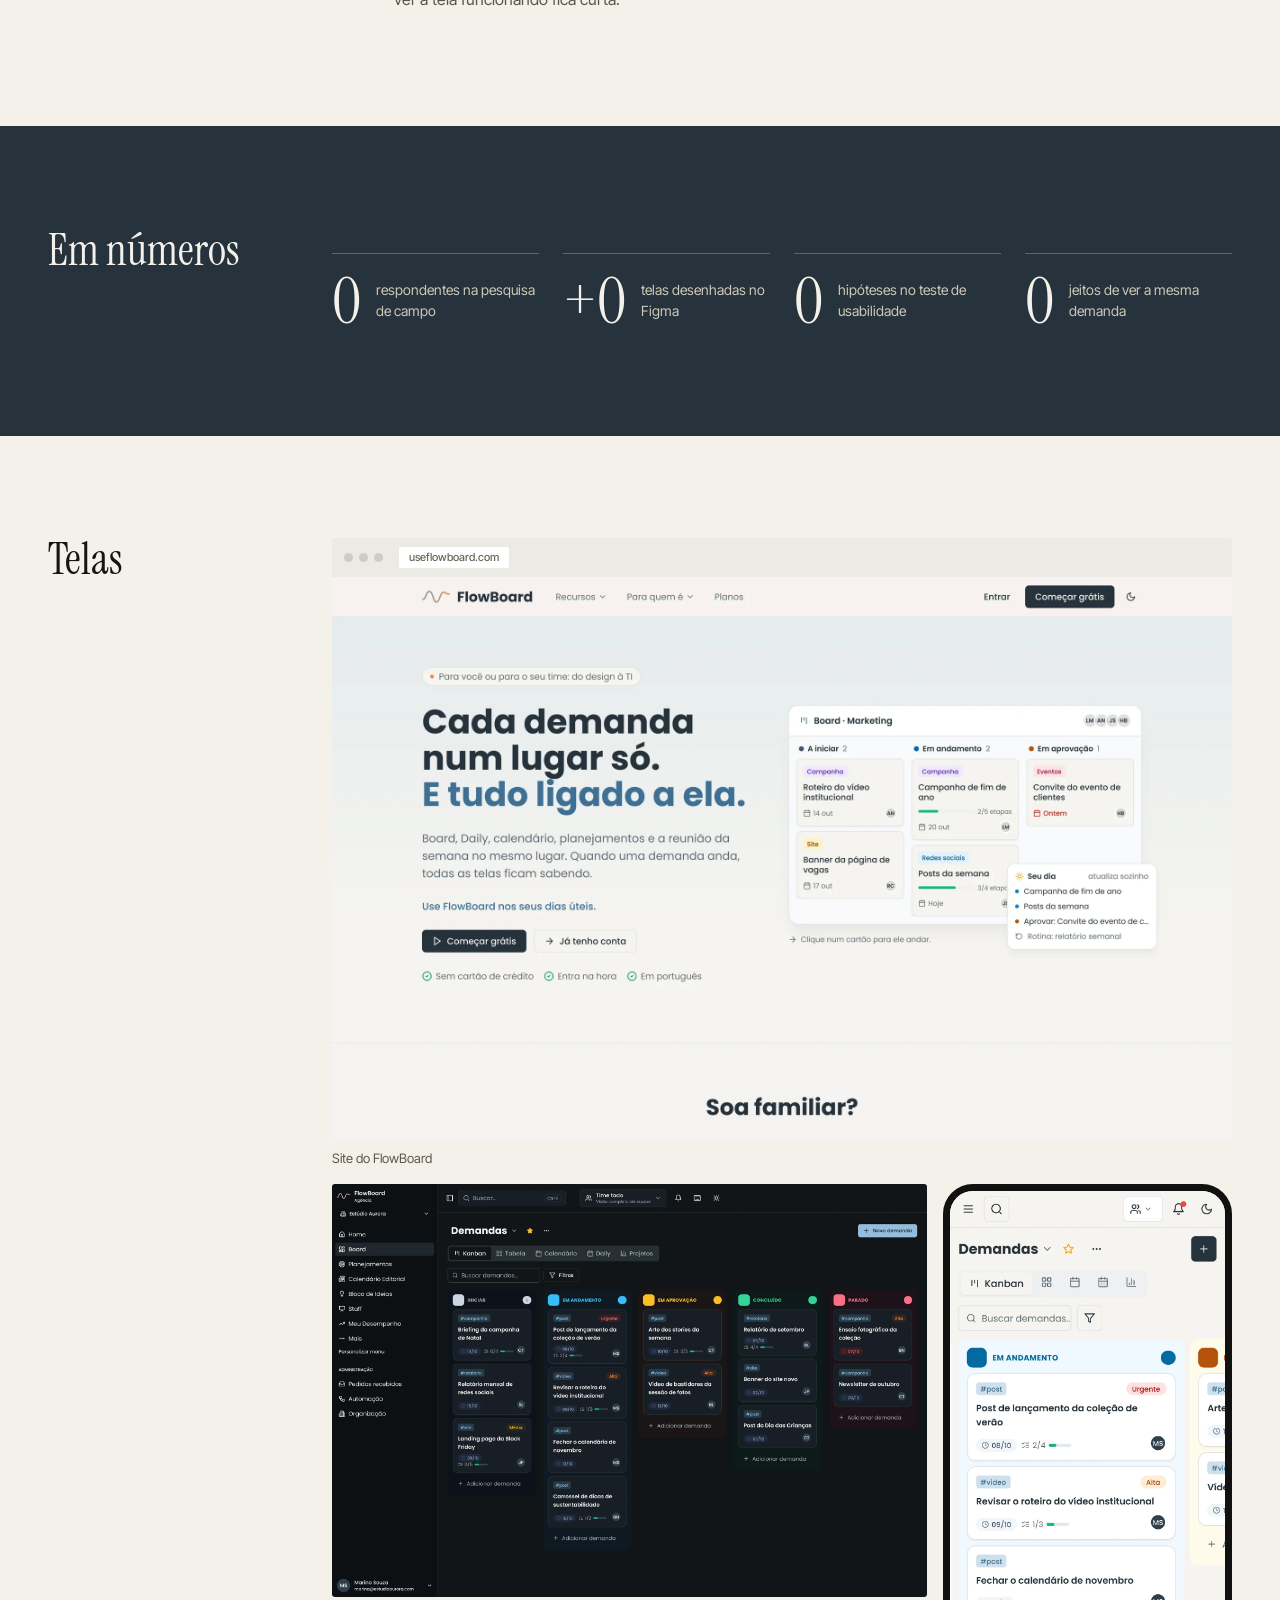
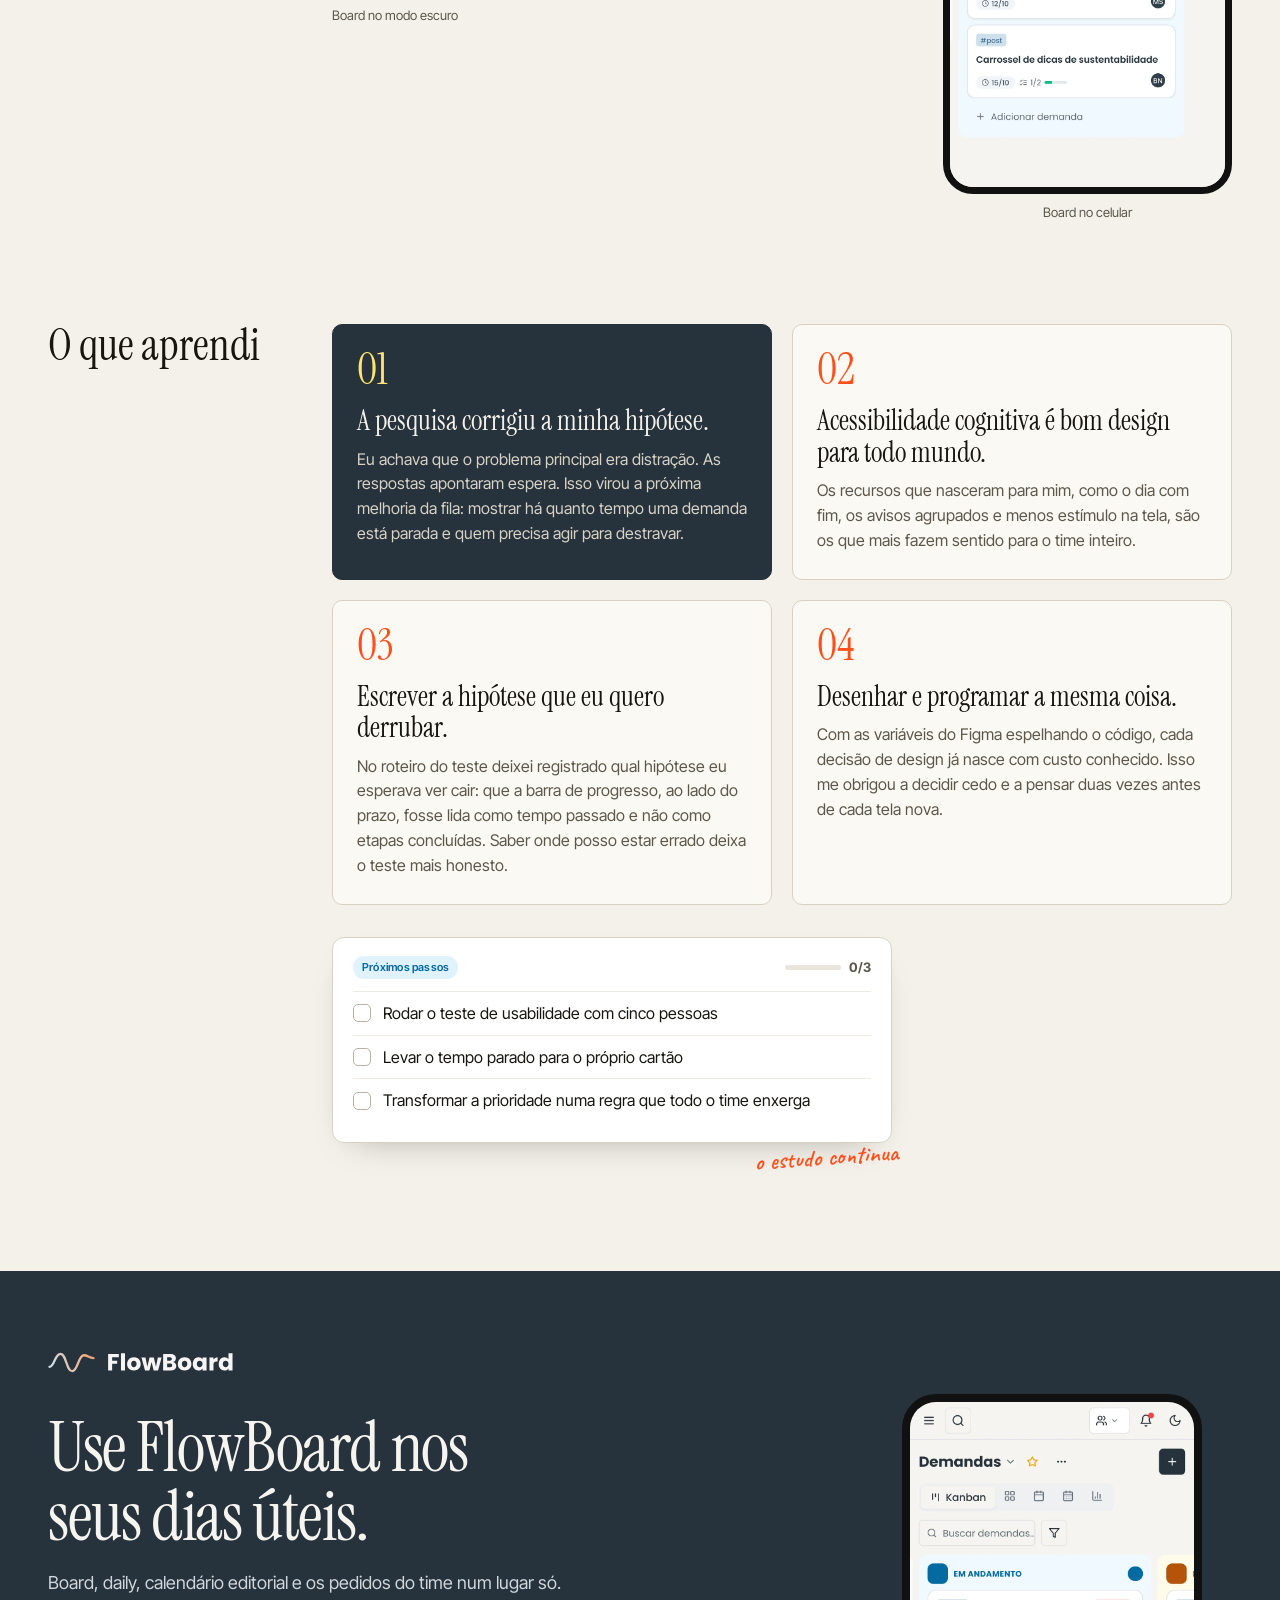
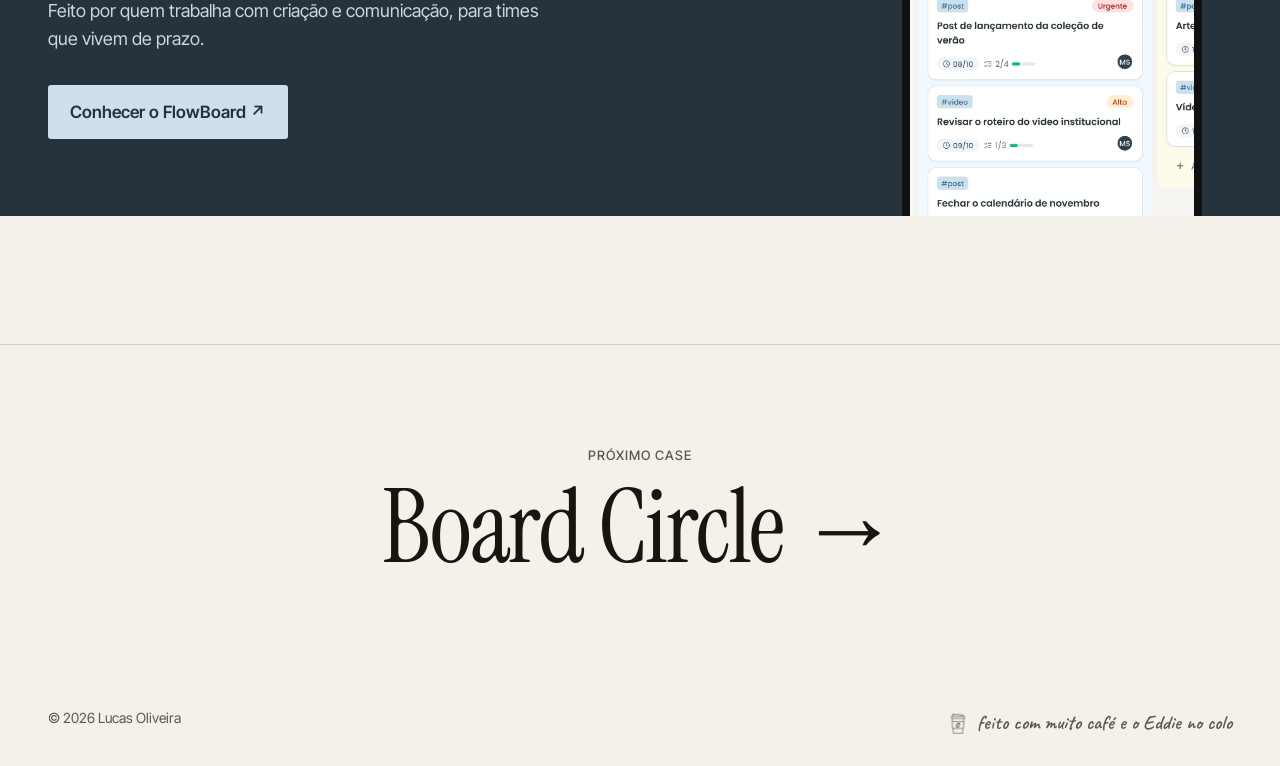
<file: flowboard/index.html>
<!doctype html>
<html lang="pt-BR">
<head>
<meta charset="utf-8">
<meta name="viewport" content="width=device-width, initial-scale=1">
<title>FlowBoard: estudo de caso · Lucas Oliveira</title>
<meta name="description" content="Como uma ferramenta que eu construí para dar conta do meu próprio TDAH virou um produto de gestão de demandas para times de comunicação: origem, pesquisa, ">
<link rel="canonical" href="https://lukeoliveira27.github.io/portfolio/flowboard/">
<link rel="alternate" hreflang="pt-BR" href="https://lukeoliveira27.github.io/portfolio/flowboard/">
<link rel="alternate" hreflang="en" href="https://lukeoliveira27.github.io/portfolio/en/flowboard/">
<meta property="og:type" content="website">
<meta property="og:title" content="FlowBoard: estudo de caso · Lucas Oliveira">
<meta property="og:description" content="Como uma ferramenta que eu construí para dar conta do meu próprio TDAH virou um produto de gestão de demandas para times de comunicação: origem, pesquisa, ">
<meta property="og:url" content="https://lukeoliveira27.github.io/portfolio/flowboard/">
<meta property="og:image" content="https://lukeoliveira27.github.io/portfolio/assets/img/og.jpg">
<meta property="og:image:width" content="1200">
<meta property="og:image:height" content="630">
<meta name="twitter:card" content="summary_large_image">
<link rel="icon" href="../assets/img/favicon.svg" type="image/svg+xml">
<link rel="preconnect" href="https://fonts.googleapis.com">
<link rel="preconnect" href="https://fonts.gstatic.com" crossorigin>
<link href="https://fonts.googleapis.com/css2?family=Instrument+Serif:ital@0;1&family=Inter+Tight:wght@400;500;600&family=Caveat:wght@500;600&display=swap" rel="stylesheet">
<link rel="stylesheet" href="../styles.css">

</head>
<body class="page-case page-case--flow page-study">
<header class="nav">
  <a href="../#topo" class="nav__name">Lucas Oliveira</a>
  <nav aria-label="Principal">
    <a href="../#trabalhos">Trabalhos</a>
    <a href="../#motion">Motion</a>
    <a href="../#sobre">Sobre</a>
    <a class="nav__lang" href="../en/flowboard/" hreflang="en" lang="en">EN</a>
    <a href="../#contato" class="nav__cta">Vamos conversar</a>
  </nav>
</header>

<main id="topo">
  <header class="ch wrap study-hero">
    <a class="ch__back" href="../#trabalhos">← Todos os trabalhos</a>
    <div class="study-hero__grid">
      <div class="study-hero__text">
        <p class="eyebrow">FlowBoard · Estudo de caso</p>
        <h1 class="ch__title ch__title--long">Trabalho não deveria exigir que você segure tudo na <em class="study-mark">cabeça</em>.</h1>
        <p class="ch__lead">Como uma ferramenta que eu construí para dar conta do meu próprio TDAH virou um produto de gestão de demandas para times de comunicação: origem, pesquisa, decisões de design, testes e o que aprendi no caminho.</p>
      </div>
      <div class="study-hero__visual">
        <figure class="fbm fbm--board study-hero__app"><div class="browser"><span></span><span></span><span></span><b>useflowboard.com/app</b></div><video src="../assets/video/fb-board.mp4" poster="../assets/img/poster-fb-board.webp" muted loop playsinline preload="none" aria-label="Animação do board do FlowBoard: uma demanda passa de Iniciar para Em andamento, Em aprovação e Concluído, o progresso sobe de 0/4 para 4/4 e aparece o aviso de que ela foi concluída" width="1936" height="1152"></video></figure>
        <figure class="study-hero__phone"><img src="../assets/img/fb-mob-board.webp" alt="Board do FlowBoard no celular" loading="lazy" width="900" height="1947" loading="eager"></figure>
        <p class="hand study-hero__note study-hero__note--top" aria-hidden="true">do pedido ao concluído<svg viewBox="0 0 60 40"><path d="M4 6 C 26 4, 44 12, 52 32 M 44 28 L 52 33 L 56 24"/></svg></p>
        <p class="hand study-hero__note study-hero__note--phone" aria-hidden="true">e no celular também<svg viewBox="0 0 60 40"><path d="M4 10 C 22 30, 40 32, 54 22 M 46 20 L 55 21 L 51 30"/></svg></p>
      </div>
      <div class="study-hero__info">
        <dl class="ch__meta">
          <div><dt>Meu papel</dt><dd>Ideia, pesquisa, UX/UI, design system e desenvolvimento</dd></div>
          <div><dt>Período</dt><dd>2026, em evolução contínua</dd></div>
          <div><dt>Ferramentas</dt><dd><ul class="tools"><li><i class="ico" style="-webkit-mask-image:url(../assets/icons/figma.svg);mask-image:url(../assets/icons/figma.svg)" aria-hidden="true"></i>Figma</li><li><i class="ico" style="-webkit-mask-image:url(../assets/icons/maze.svg);mask-image:url(../assets/icons/maze.svg)" aria-hidden="true"></i>Maze</li><li><i class="ico" style="-webkit-mask-image:url(../assets/icons/react.svg);mask-image:url(../assets/icons/react.svg)" aria-hidden="true"></i>React</li><li><i class="ico" style="-webkit-mask-image:url(../assets/icons/typescript.svg);mask-image:url(../assets/icons/typescript.svg)" aria-hidden="true"></i>TypeScript</li><li><i class="ico" style="-webkit-mask-image:url(../assets/icons/replit.svg);mask-image:url(../assets/icons/replit.svg)" aria-hidden="true"></i>Replit</li></ul></dd></div>
        </dl>
        <div class="case__links"><a class="link" href="https://useflowboard.com/?utm_source=portfolio&utm_medium=referral&utm_campaign=portfolio-lucas" target="_blank" rel="noopener">Conhecer o FlowBoard ↗</a><a class="link link--muted" href="../cases/flowboard.html">Ver o resumo do projeto</a></div>
      </div>
    </div>
  </header>

  <section class="wrap cs">
    <h2 class="cs__h">A origem</h2>
    <div class="cs__body"><p>O FlowBoard não nasceu de uma pesquisa de mercado. Surgiu num momento de mudança na minha carreira: eu estava ficando mais sênior e passei a precisar organizar, eu mesmo, os meus prazos e as minhas demandas. Só que eu não conseguia manter o estado do trabalho na cabeça. Fui construindo pequenas soluções para não perder o fio: uma lista aqui, um quadro ali, um aviso que chegava antes do prazo. Uma hora essas peças se juntaram e viraram um produto.</p><p>O diagnóstico de TDAH veio depois da ferramenta, e explicou por que aquelas soluções funcionavam. Organização não precisa ser um talento que cada pessoa tem ou não tem. Pode ser uma condição que a ferramenta oferece.</p><p>Isso mudou o meu jeito de desenhar. Memória de trabalho, percepção de tempo e tolerância a estímulo viraram recursos escassos, e cada tela precisa poupar os três. Quando funciona para quem tem TDAH, costuma funcionar melhor para todo mundo.</p>
      <figure class="fbm fbm--origin"><video src="../assets/video/fb-origem.mp4" poster="../assets/img/poster-fb-origem.webp" muted loop playsinline preload="none" aria-label="Animação: uma lista de pendências, um calendário com o prazo, um quadro improvisado, uma mensagem e um lembrete se juntam num único cartão do FlowBoard, com a frase Tudo num lugar só" width="1936" height="1152"></video></figure>
      <blockquote class="study-quote">Trabalho não deveria exigir que você segure tudo na cabeça.</blockquote>
    </div>
  </section>

  <section class="wrap cs">
    <h2 class="cs__h">O problema</h2>
    <div class="cs__body"><p>Times de comunicação recebem pedido de todo lado: e-mail, mensagem, reunião, conversa de corredor. O pedido chega rápido e se perde rápido, e quem atende vira a memória do processo. Para saber o que está atrasado, em aprovação ou parado, alguém precisa perguntar.</p>
      <div class="study-chans"><ul><li style="--r:-3deg"><small>E-mail</small>“Re: Re: Fwd: arte de natal”</li><li style="--r:2deg"><small>Mensagem</small>“consegue pra hoje?”</li><li style="--r:-1.5deg"><small>Reunião</small>“anota aí que depois eu te mando”</li><li style="--r:3deg"><small>Corredor</small>“lembra daquela peça que eu pedi?”</li></ul><p class="hand study-chans__note" aria-hidden="true">e quem atende vira a memória de tudo<svg viewBox="0 0 60 40"><path d="M4 8 C 20 30, 38 34, 54 24 M 46 21 L 55 23 L 50 32"/></svg></p></div>
      <p>Para não desenhar só a partir da minha experiência, fiz uma pesquisa de campo com 28 respondentes. Eu esperava ouvir sobre excesso de trabalho e distração. A maior dificuldade citada foi outra: depender de outra pessoa e não saber em que pé a coisa está.</p>
      <figure class="study-pull"><blockquote>“<span>fico esperando e não sei se já foi feito</span>”</blockquote><figcaption>6 das 28 respostas descreveram alguma versão disso</figcaption></figure>
      <ul class="study-stats study-stats--viz"><li><div class="viz-dots" aria-hidden="true"><i class="on"></i><i class="on"></i><i class="on"></i><i class="on"></i><i class="on"></i><i class="on"></i><i></i><i></i><i></i><i></i><i></i><i></i><i></i><i></i><i></i><i></i><i></i><i></i><i></i><i></i><i></i><i></i><i></i><i></i><i></i><i></i><i></i><i></i></div><b class="viz-num" data-to="28">28</b><span>respondentes na pesquisa de campo</span></li><li><div class="viz-ring" style="--p:50" aria-hidden="true"><b data-to="50" data-suf="%">50%</b></div><span>trabalham mais no remoto do que no presencial</span></li><li><div class="viz-ring" style="--p:43" aria-hidden="true"><b data-to="43" data-suf="%">43%</b></div><span>às vezes não conseguem desligar</span></li></ul>
      <p class="study-stats__key"><i></i>em laranja, as 6 que falaram de espera</p>
      <p>Os dois últimos números mostraram que o problema não termina na entrega. Nada sinaliza que o dia acabou, e isso também é trabalho que a cabeça precisa segurar.</p>
    </div>
  </section>

  <section class="wrap cs">
    <h2 class="cs__h">Para quem é</h2>
    <div class="cs__body cs__body--wide"><p class="study-who__intro">Para times que vivem de pedido e prazo: comunicação, marketing, criação, agências e estúdios que atendem vários clientes ou áreas ao mesmo tempo. O produto tem dois lados, e uma pessoa que pode estar em qualquer um deles.</p>
      <p class="hand study-who__note" aria-hidden="true">a mesma pessoa pode ser as três<svg viewBox="0 0 60 40"><path d="M6 6 C 20 8, 40 14, 48 34 M 40 29 L 48 35 L 53 26"/></svg></p>
      <ul class="who-cards"><li class="who-card"><figure class="zoom"><img style="--z:1;transform-origin:50% 50%;object-position:50% 50%" src="../assets/img/fb-who-pede.webp" alt="Demanda aberta com status, aprovador e comentários" loading="lazy" width="960" height="720"></figure><div><b>Quem pede</b><p>Quer abrir o pedido em poucos campos e acompanhar o andamento sem mandar mensagem perguntando.</p></div></li><li class="who-card"><figure class="zoom"><img style="--z:1;transform-origin:50% 50%;object-position:50% 50%" src="../assets/img/fb-who-atende.webp" alt="Daily da semana, com o que fazer em cada dia" loading="lazy" width="960" height="720"></figure><div><b>Quem atende</b><p>Precisa de uma fila clara, saber o que fazer agora e conseguir mostrar o que está parado e por quê.</p></div></li><li class="who-card"><figure class="zoom"><img style="--z:1;transform-origin:50% 50%;object-position:50% 50%" src="../assets/img/fb-who-foco.webp" alt="Configurações de foco e bem-estar no celular" loading="lazy" width="960" height="720"></figure><div><b>Quem se distrai fácil</b><p>Trava na hora de começar ou perde a noção do tempo. Essa pessoa não é um caso à parte: é o critério de desenho.</p></div></li></ul>
    </div>
  </section>

  <section class="wrap cs">
    <h2 class="cs__h">Decisões de design</h2>
    <div class="cs__body cs__body--wide">
      <div class="step">
        <div class="step__text"><span class="step__n">01</span><h3 class="step__t">A demanda no centro</h3><p>Board, tabela, calendário, daily e projetos são cinco jeitos de ver a mesma demanda. Nenhuma tela nova vira um sistema à parte, porque cada sistema a mais é mais uma coisa para lembrar de alimentar.</p></div>
        <div class="cf-grid"><figure class="cf cf--wide zoom"><img src="../assets/img/fb-daily.webp" alt="Daily do time, com as demandas do dia por pessoa" loading="lazy" width="2000" height="1388"><figcaption>Daily do time, com as demandas do dia por pessoa</figcaption></figure></div>
      </div>
      <div class="step">
        <div class="step__text"><span class="step__n">02</span><h3 class="step__t">O andamento visível sem perguntar</h3><p>Status, responsável, prazo e etapas ficam no próprio cartão, e a barra mostra quanto do checklist já andou. Quem pediu vê onde está sem mandar mensagem, e uma demanda pausada guarda o motivo da pausa. É a resposta direta ao que a pesquisa apontou.</p></div>
        <div class="cf-grid"><figure class="cf cf--wide zoom"><img src="../assets/img/fb-home.webp" alt="Home com a daily e as prioridades do dia" loading="lazy" width="2000" height="1388"><figcaption>Home com a daily e as prioridades do dia</figcaption></figure></div>
      </div>
      <div class="step">
        <div class="step__text"><span class="step__n">03</span><h3 class="step__t">Foco opcional e sem rótulo</h3><p>Os recursos de foco são descritos pela situação, não pelo diagnóstico: avisos gentis, sugestões, modo calmo e leitura confortável. Ninguém precisa se identificar para ligar o que ajuda, e quem não precisa não vê nada a mais.</p></div>
        <div class="cf-grid"><figure class="cf cf--two zoom"><img src="../assets/img/fb-avisos.webp" alt="Demanda aberta com avisos gentis e sugestões" loading="lazy" width="2000" height="1318"><figcaption>Demanda aberta com avisos gentis e sugestões</figcaption></figure><figure class="cf cf--phone zoom"><img src="../assets/img/fb-foco.webp" alt="Configurações de foco e bem-estar no celular" loading="lazy" width="780" height="1688"><figcaption>Configurações de foco e bem-estar no celular</figcaption></figure></div>
      </div>
      <div class="step">
        <div class="step__text"><span class="step__n">04</span><h3 class="step__t">O dia tem começo e fim</h3><p>A daily abre o dia com o que é prioridade. Os avisos chegam agrupados num resumo, em vez de pingar o tempo todo, e o fim de expediente fecha o dia de forma explícita. Essas funções existem por saúde mental, não por conveniência de interface.</p></div>
        <div class="cf-grid"><figure class="cf cf--two zoom"><img src="../assets/img/fb-email.webp" alt="E-mail de resumo diário" loading="lazy" width="1000" height="1064"><figcaption>E-mail de resumo diário</figcaption></figure><figure class="cf cf--phone zoom"><img src="../assets/img/fb-mob-daily.webp" alt="Daily no celular" loading="lazy" width="900" height="1947"><figcaption>Daily no celular</figcaption></figure></div>
      </div>
      <div class="step">
        <div class="step__text"><span class="step__n">05</span><h3 class="step__t">Cor com função fixa</h3><p>A identidade “grafite e céu” usa grafite, azul-céu e bege, com laranja só em detalhes da marca. As cores de status nunca se misturam com a marca, porque cor que muda de significado obriga a pessoa a reaprender a tela. Tudo virou um design system no Figma, com variáveis de modo claro e escuro espelhando o código.</p></div>
        <div class="cf-grid"><figure class="cf cf--wide zoom"><img src="../assets/img/fb-fundamentos.webp" alt="Fundamentos do design system: cores, textos e espaçamentos" loading="lazy" width="1440" height="1100"><figcaption>Fundamentos do design system: cores, textos e espaçamentos</figcaption></figure></div>
      </div>
    </div>
  </section>

  <section class="wrap cs">
    <h2 class="cs__h">O processo</h2>
    <div class="cs__body"><p>Boa parte desse processo ganhou método na Pós-Graduação em UX/UI e Produtos Digitais da EBAC, que estou terminando. Usei o FlowBoard como objeto de todos os exercícios, então cada etapa abaixo foi feita no produto de verdade, não num caso inventado.</p>
      <div class="proc-bar"><span>Etapas do processo</span><i style="--v:71%"></i><b>5/7</b></div>
      <ol class="study-proc"><li class="is-done"><div class="study-proc__t"><b>Pesquisa de campo</b><em class="pill pill--done">Concluído</em></div><p>28 respondentes e uma pergunta aberta que mudou a prioridade do produto: a espera pesava mais do que a distração.</p></li><li class="is-done"><div class="study-proc__t"><b>Heurísticas e referências</b><em class="pill pill--done">Concluído</em></div><p>Analisei ferramentas de gestão pela lente de memória de trabalho, percepção de tempo e carga de estímulo.</p></li><li class="is-done"><div class="study-proc__t"><b>Baixa fidelidade</b><em class="pill pill--done">Concluído</em></div><p>Wireframes para acertar a hierarquia de cada tela antes de pensar em cor.</p></li><li class="is-done"><div class="study-proc__t"><b>Design system</b><em class="pill pill--done">Concluído</em></div><p>Cores, tipografia, espaçamento e componentes no Figma, com variáveis de claro e escuro iguais aos tokens do código.</p></li><li class="is-done"><div class="study-proc__t"><b>Protótipo de alta fidelidade</b><em class="pill pill--done">Concluído</em></div><p>Mais de 120 telas no Figma, com os fluxos principais navegáveis no computador e no celular.</p></li><li class="is-doing"><div class="study-proc__t"><b>Teste de usabilidade</b><em class="pill pill--doing">Em andamento</em></div><p>Roteiro de teste não moderado com quatro hipóteses e duas missões: criar uma demanda e concluir uma etapa. Montei no Maze com o protótipo do Figma, defini o caminho esperado de cada missão e fiz o teste completo antes de liberar. A rodada com cinco participantes é o próximo passo.</p></li><li class="is-ongoing"><div class="study-proc__t"><b>Código</b><em class="pill pill--ongoing">Contínuo</em></div><p>Eu mesmo programo o que desenho, em React e TypeScript. A distância entre decidir e ver a tela funcionando fica curta.</p></li></ol>
    </div>
  </section>

  <section class="cs-result">
    <div class="wrap">
      <h2 class="cs__h">Em números</h2>
      <ul class="facts"><li><b data-to="28" data-pre="">28</b><span>respondentes na pesquisa de campo</span></li><li><b data-to="120" data-pre="+">+120</b><span>telas desenhadas no Figma</span></li><li><b data-to="4" data-pre="">4</b><span>hipóteses no teste de usabilidade</span></li><li><b data-to="5" data-pre="">5</b><span>jeitos de ver a mesma demanda</span></li></ul>
    </div>
  </section>

  <section class="wrap cs">
    <h2 class="cs__h">Telas</h2>
    <div class="cs__body cs__body--wide"><div class="cf-grid"><figure class="cf cf--wide zoom"><div class="browser"><span></span><span></span><span></span><b>useflowboard.com</b></div><img src="../assets/img/fb-site.webp" alt="Site do FlowBoard" loading="lazy" width="2000" height="1250"><figcaption>Site do FlowBoard</figcaption></figure><figure class="cf cf--two zoom"><img src="../assets/img/fb-kanban-dark.webp" alt="Board no modo escuro" loading="lazy" width="2000" height="1388"><figcaption>Board no modo escuro</figcaption></figure><figure class="cf cf--phone zoom"><img src="../assets/img/fb-mob-board.webp" alt="Board no celular" loading="lazy" width="900" height="1947"><figcaption>Board no celular</figcaption></figure></div></div>
  </section>

  <section class="wrap cs">
    <h2 class="cs__h">O que aprendi</h2>
    <div class="cs__body cs__body--wide">
      <ul class="study-learn"><li><span class="learn-n">01</span><b>A pesquisa corrigiu a minha hipótese.</b><p>Eu achava que o problema principal era distração. As respostas apontaram espera. Isso virou a próxima melhoria da fila: mostrar há quanto tempo uma demanda está parada e quem precisa agir para destravar.</p></li><li><span class="learn-n">02</span><b>Acessibilidade cognitiva é bom design para todo mundo.</b><p>Os recursos que nasceram para mim, como o dia com fim, os avisos agrupados e menos estímulo na tela, são os que mais fazem sentido para o time inteiro.</p></li><li><span class="learn-n">03</span><b>Escrever a hipótese que eu quero derrubar.</b><p>No roteiro do teste deixei registrado qual hipótese eu esperava ver cair: que a barra de progresso, ao lado do prazo, fosse lida como tempo passado e não como etapas concluídas. Saber onde posso estar errado deixa o teste mais honesto.</p></li><li><span class="learn-n">04</span><b>Desenhar e programar a mesma coisa.</b><p>Com as variáveis do Figma espelhando o código, cada decisão de design já nasce com custo conhecido. Isso me obrigou a decidir cedo e a pensar duas vezes antes de cada tela nova.</p></li></ul>
      <div class="study-next"><div class="study-next__head"><span class="pill pill--doing">Próximos passos</span><span class="study-next__bar"><i></i><b>0/3</b></span></div>
        <ul><li><i aria-hidden="true"></i>Rodar o teste de usabilidade com cinco pessoas</li><li><i aria-hidden="true"></i>Levar o tempo parado para o próprio cartão</li><li><i aria-hidden="true"></i>Transformar a prioridade numa regra que todo o time enxerga</li></ul>
        <p class="hand" aria-hidden="true">o estudo continua</p></div>
    </div>
  </section>


  <section class="fbcta" aria-labelledby="fbcta-title">
    <div class="wrap fbcta__in">
      <div class="fbcta__text">
        <img class="fbcta__logo" src="../assets/img/flowboard-logo.svg" alt="FlowBoard" width="279" height="44">
        <h2 id="fbcta-title" class="fbcta__title">Use FlowBoard nos seus dias úteis.</h2>
        <p class="fbcta__lead">Board, daily, calendário editorial e os pedidos do time num lugar só. Feito por quem trabalha com criação e comunicação, para times que vivem de prazo.</p>
        <div class="fbcta__actions">
          <a class="fbcta__btn" href="https://useflowboard.com/?utm_source=portfolio&utm_medium=referral&utm_campaign=portfolio-lucas" target="_blank" rel="noopener">Conhecer o FlowBoard ↗</a>
        </div>
      </div>
      <div class="fbcta__shot" aria-hidden="true">
        <img src="../assets/img/fb-mob-board.webp" alt="" loading="lazy" width="900" height="1947">
      </div>
    </div>
  </section>

  <a class="next" href="../cases/board-circle.html">
    <span class="eyebrow">Próximo case</span>
    <span class="next__title">Board Circle <span aria-hidden="true">→</span></span>
  </a>
</main>

<footer class="foot wrap">
  <span>© 2026 Lucas Oliveira</span>
  <span class="hand foot__made"><i class="ico" style="-webkit-mask-image:url(../assets/icons/cafe.png);mask-image:url(../assets/icons/cafe.png)" aria-hidden="true"></i>feito com muito café e o Eddie no colo</span>
</footer>

<dialog class="lightbox" aria-label="Ampliar">
  <button class="lightbox__close" aria-label="Fechar">×</button>
  <img alt="">
</dialog>

<script>window.I18N = { pause: "Pausar vídeo", play: "Tocar vídeo", zoom: "Ampliar", swipe: "deslize para ver mais" };</script>
<script src="../main.js"></script>
</body>
</html>
</file>
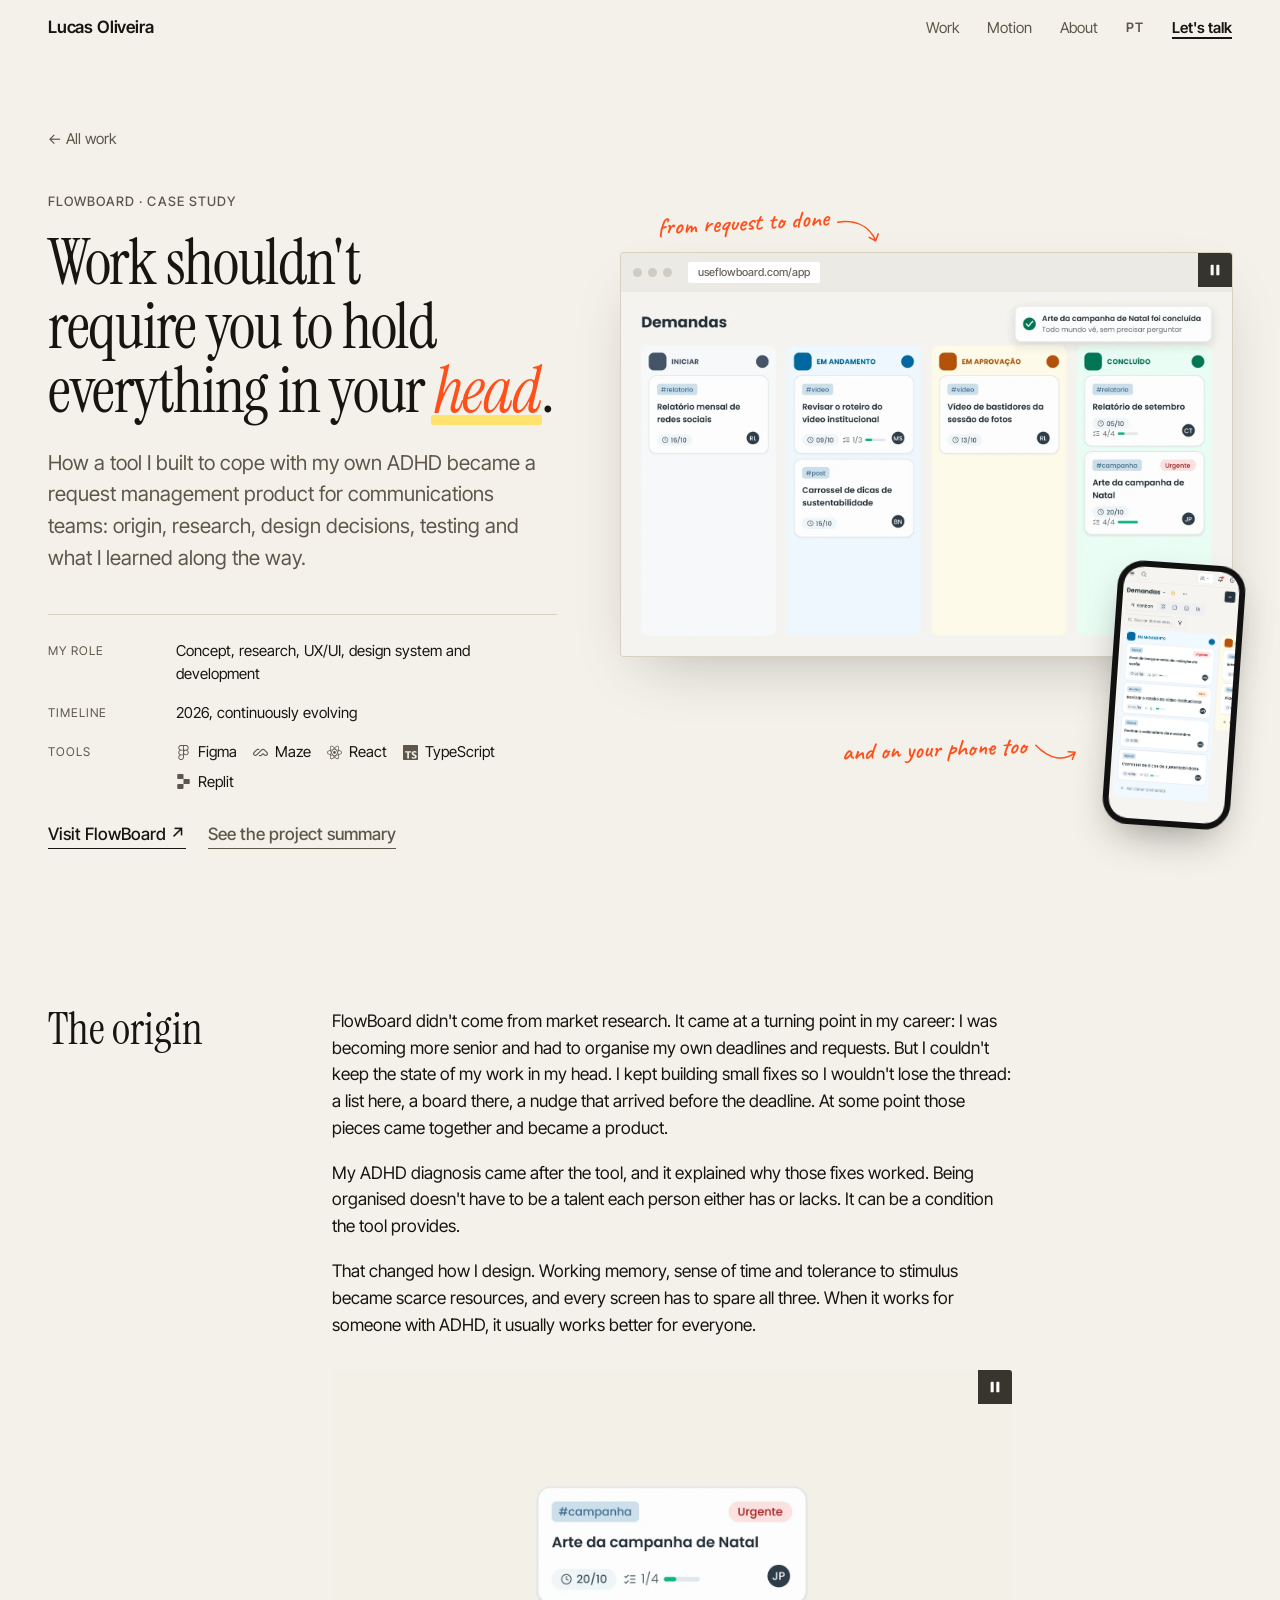
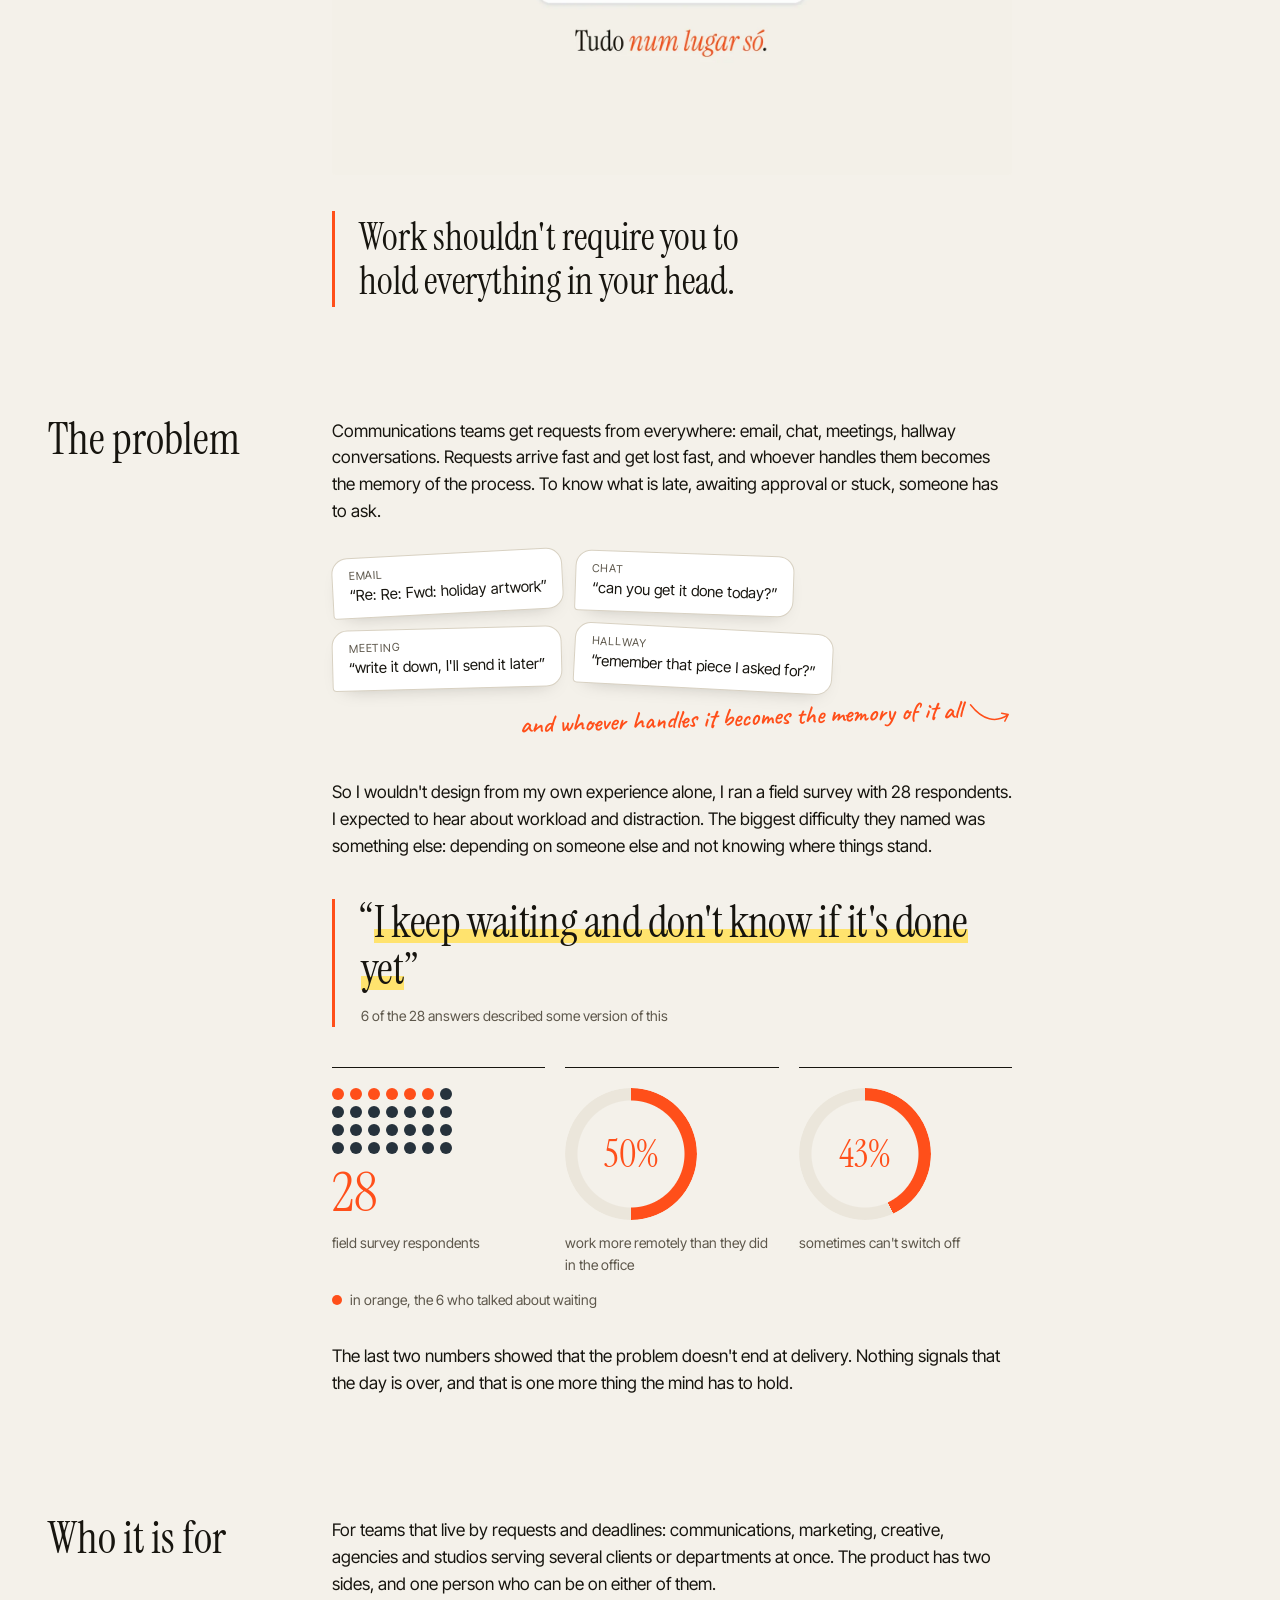
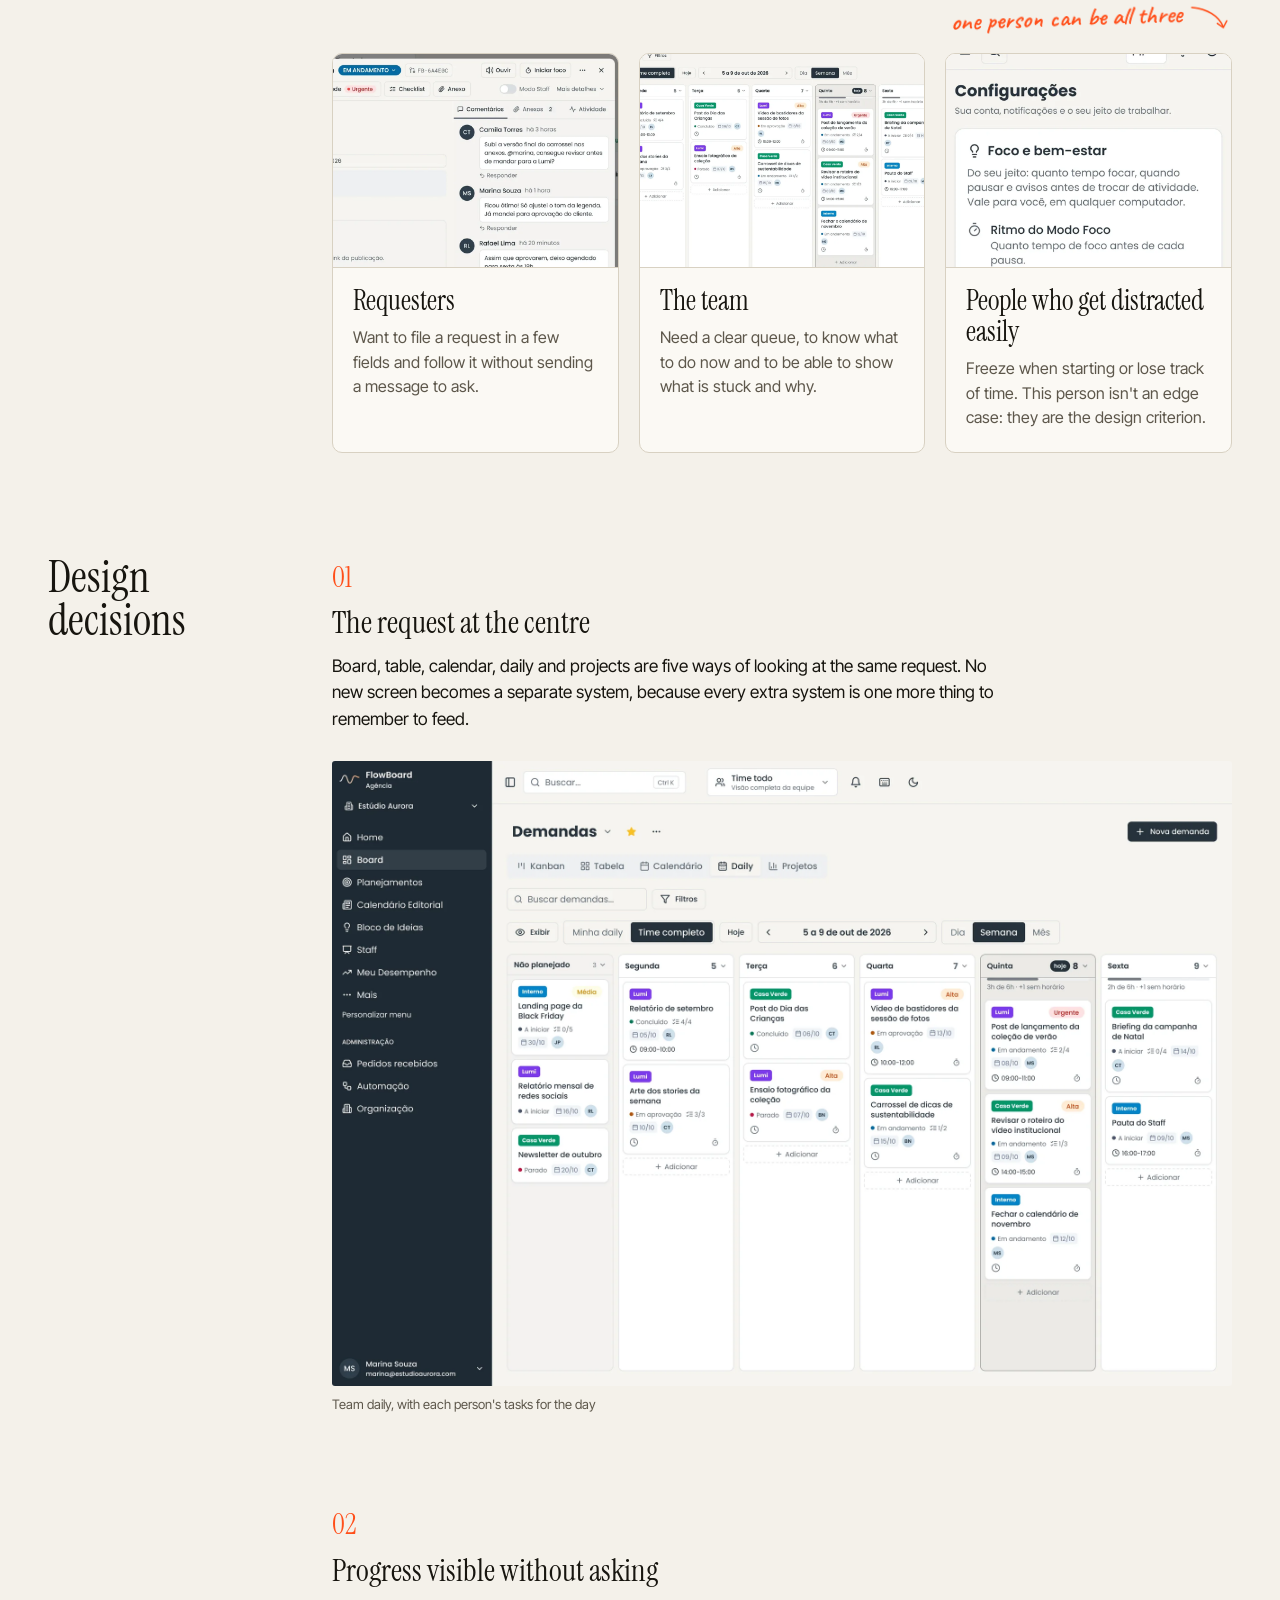
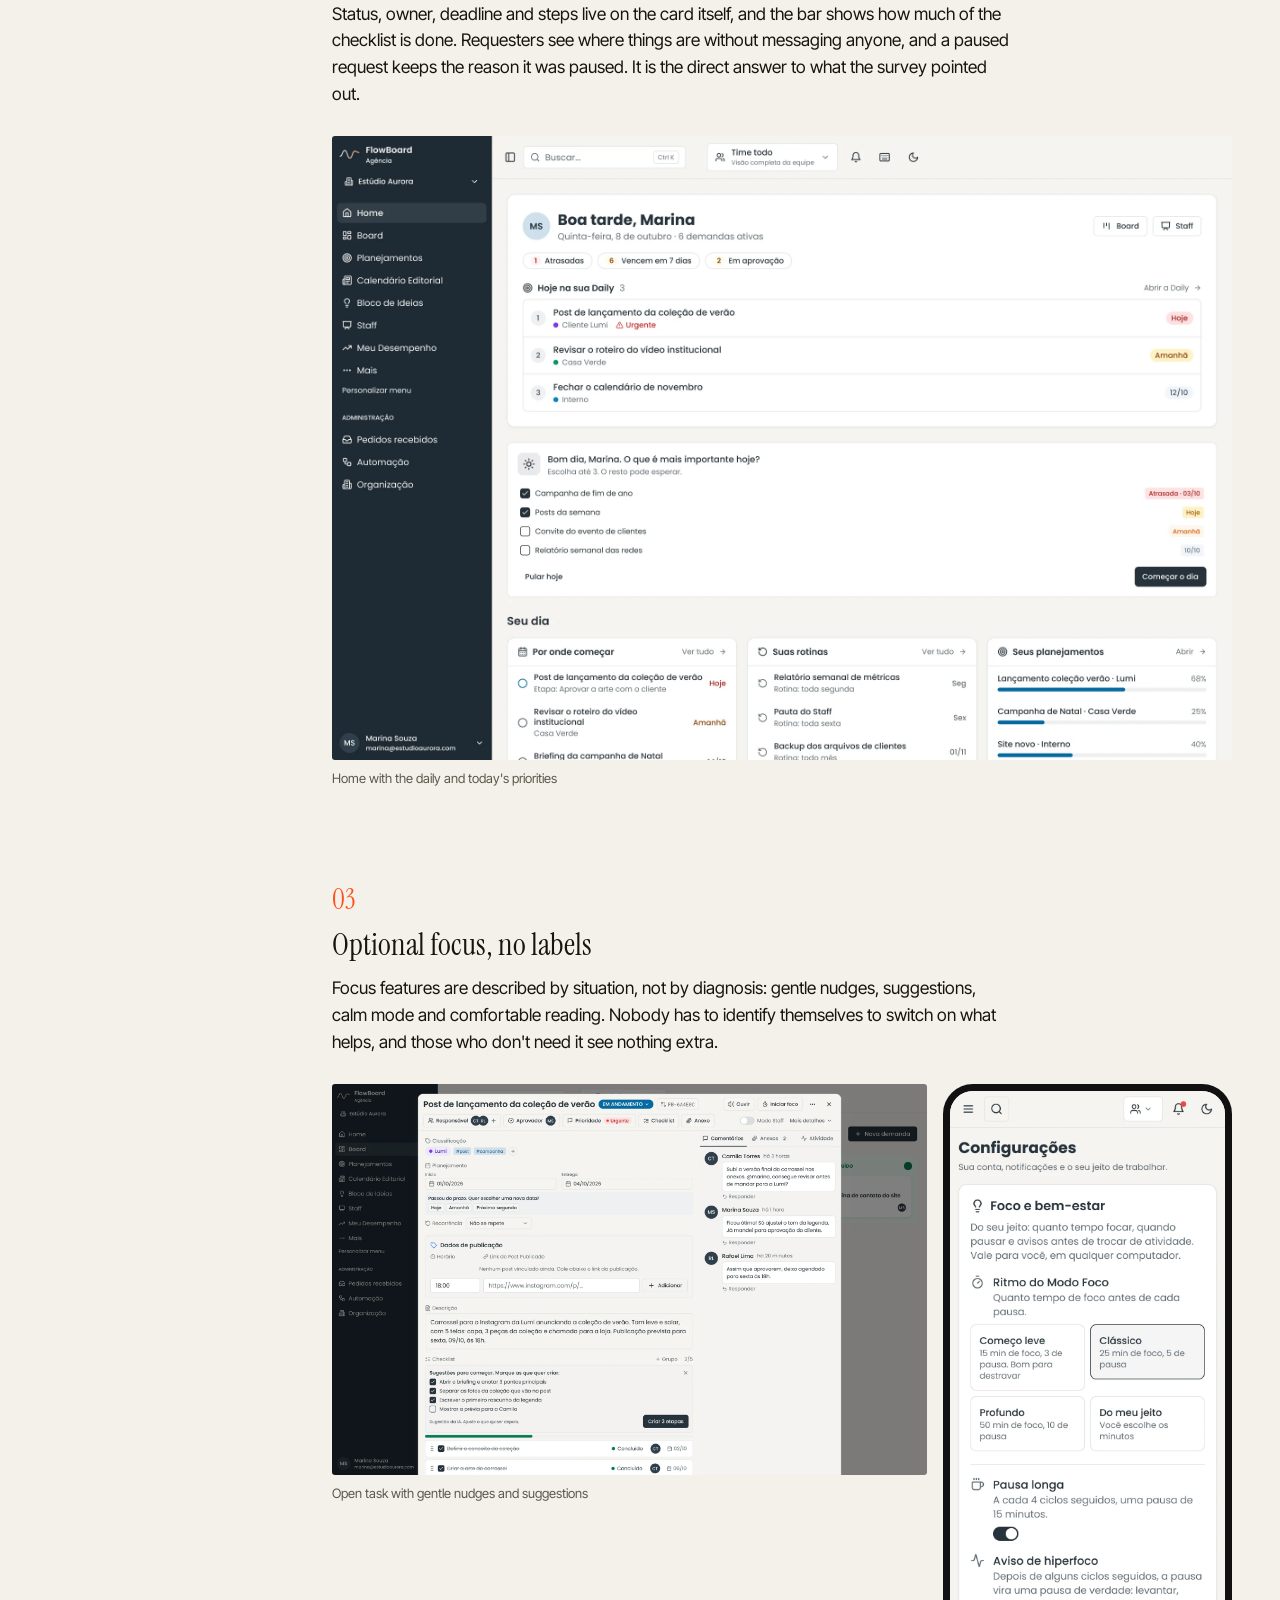
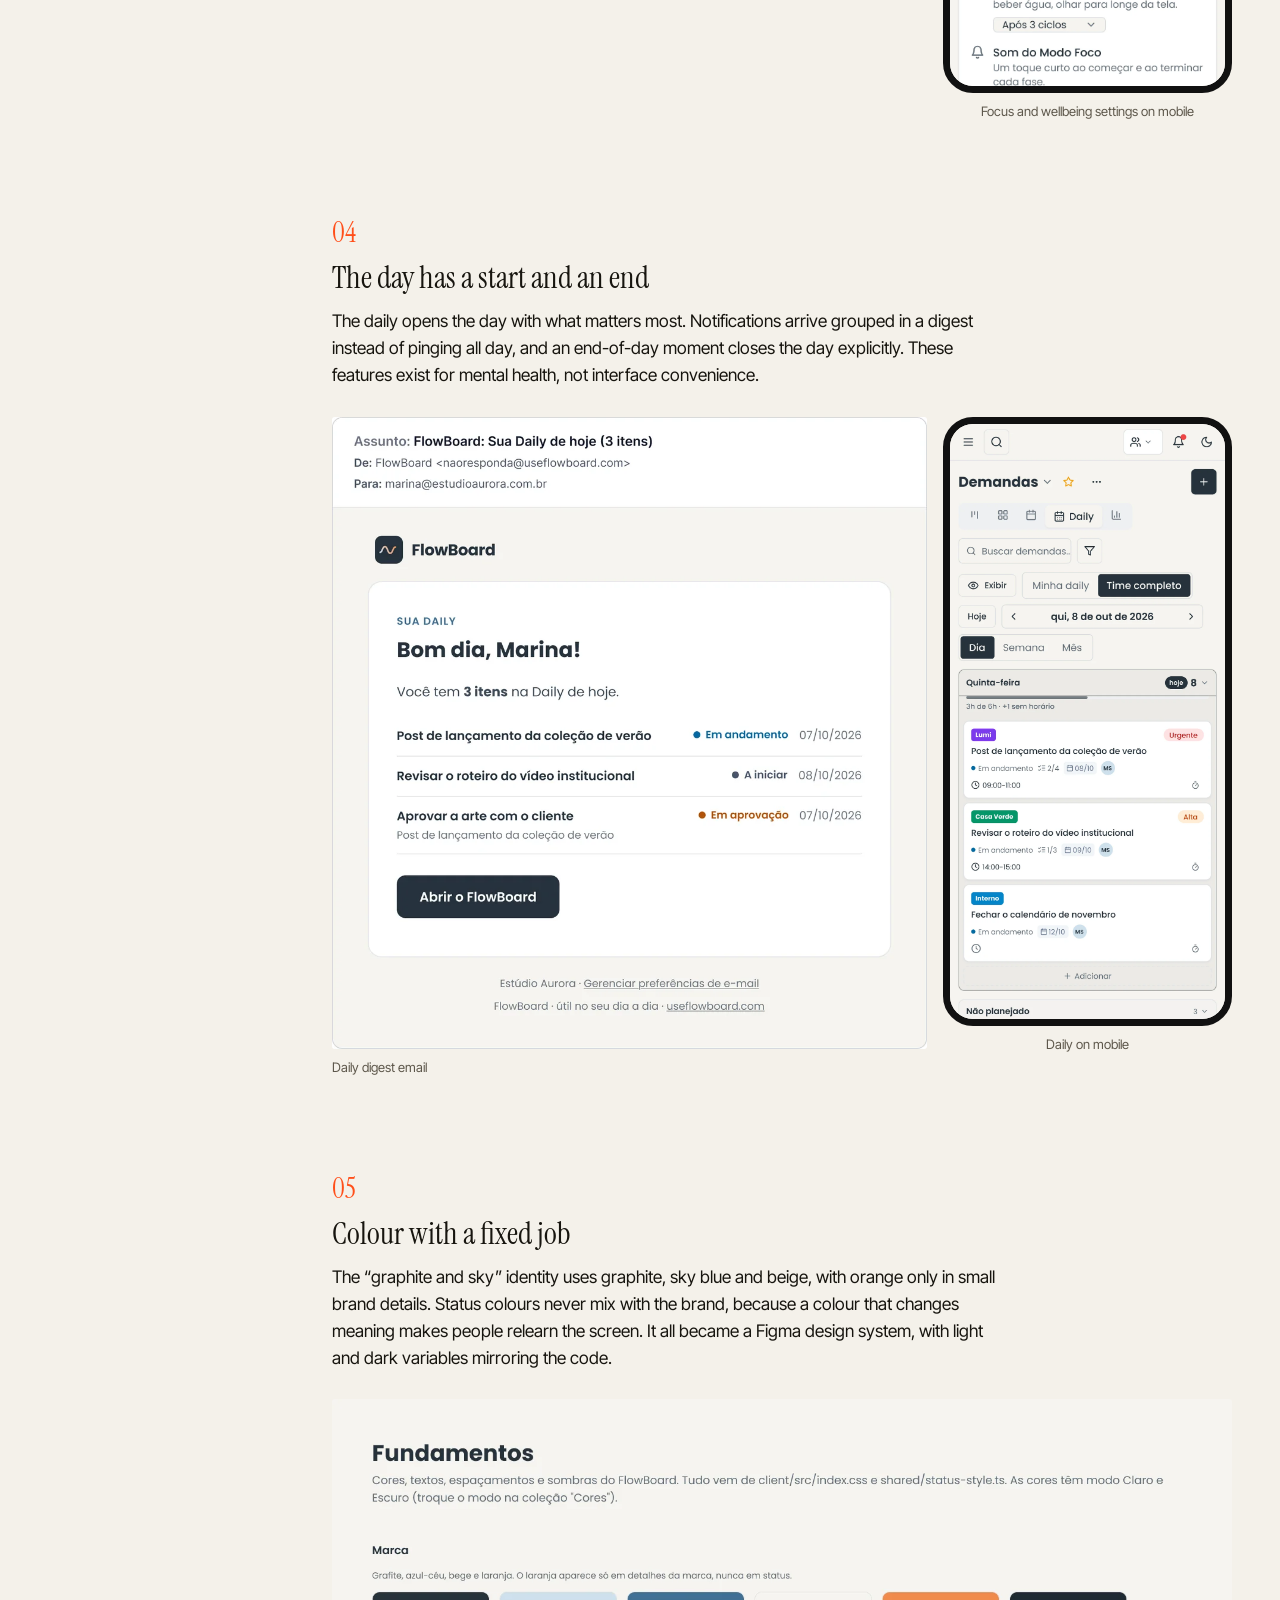
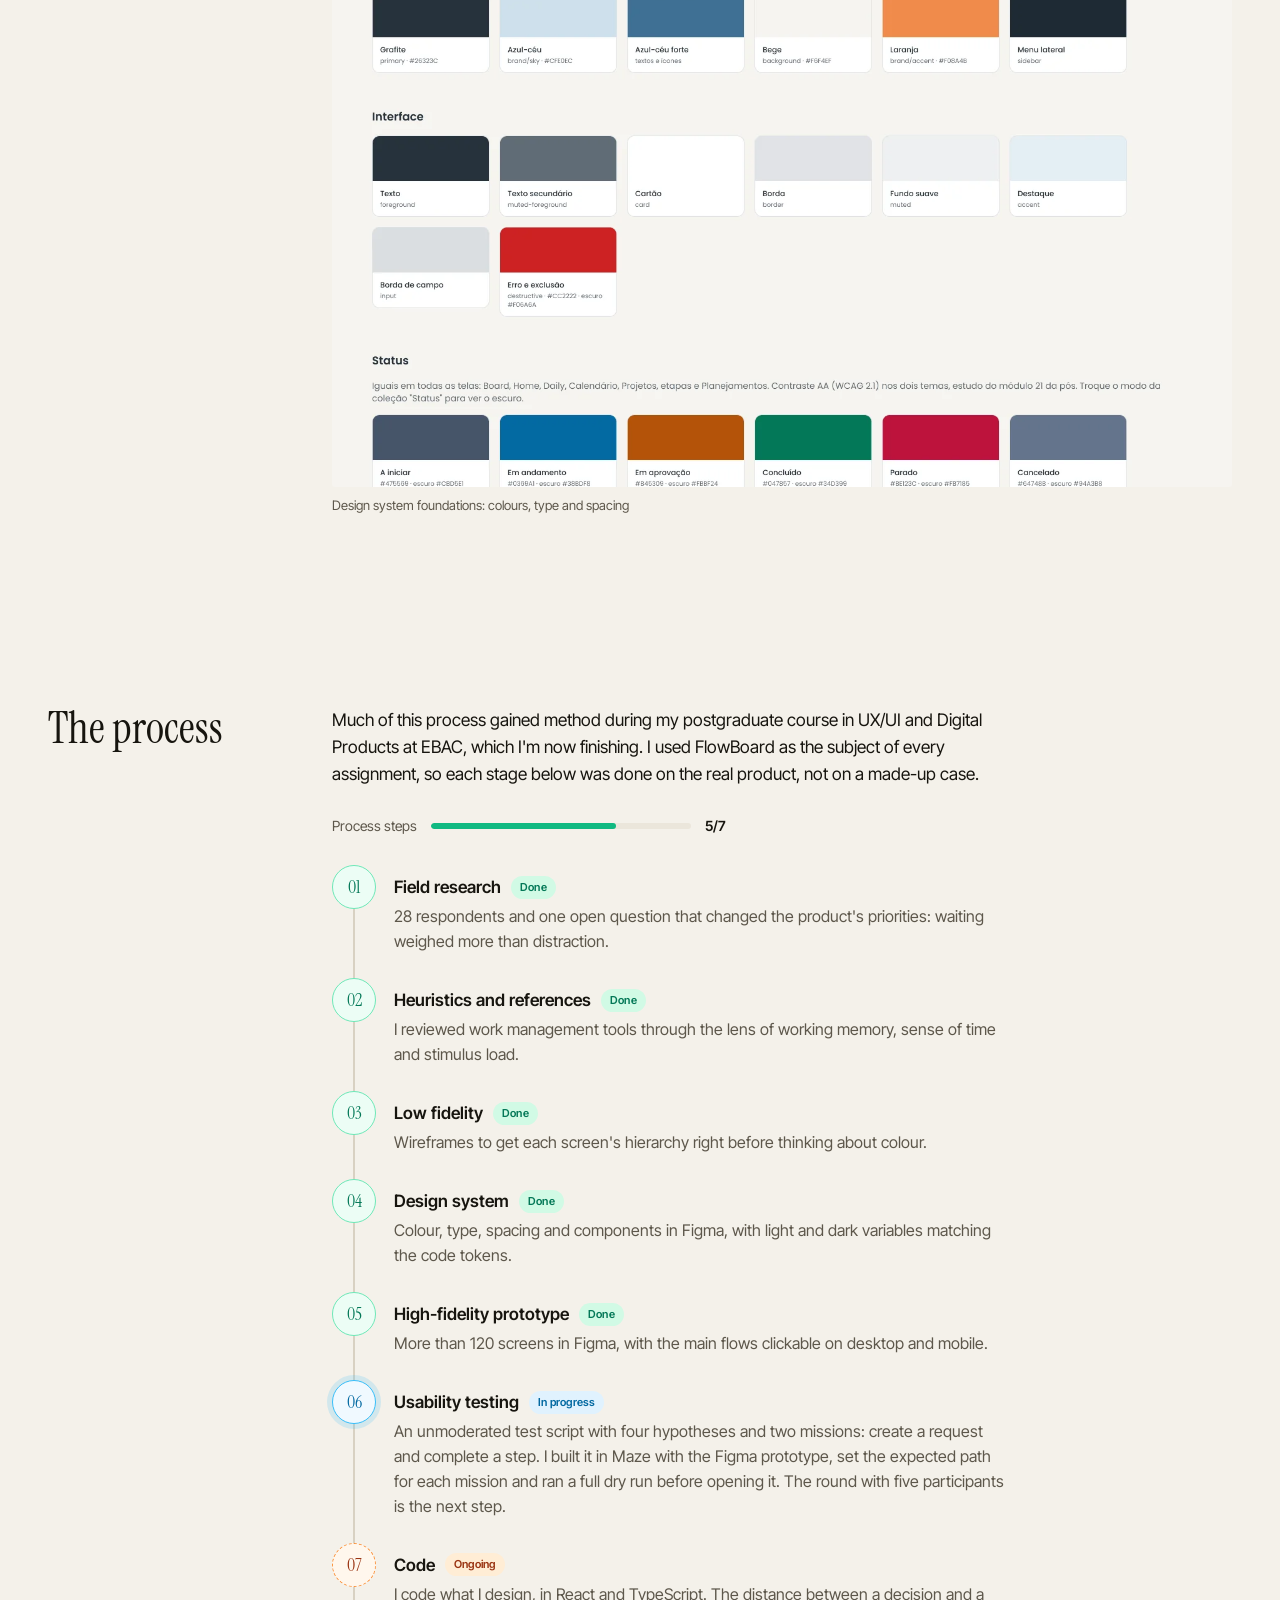
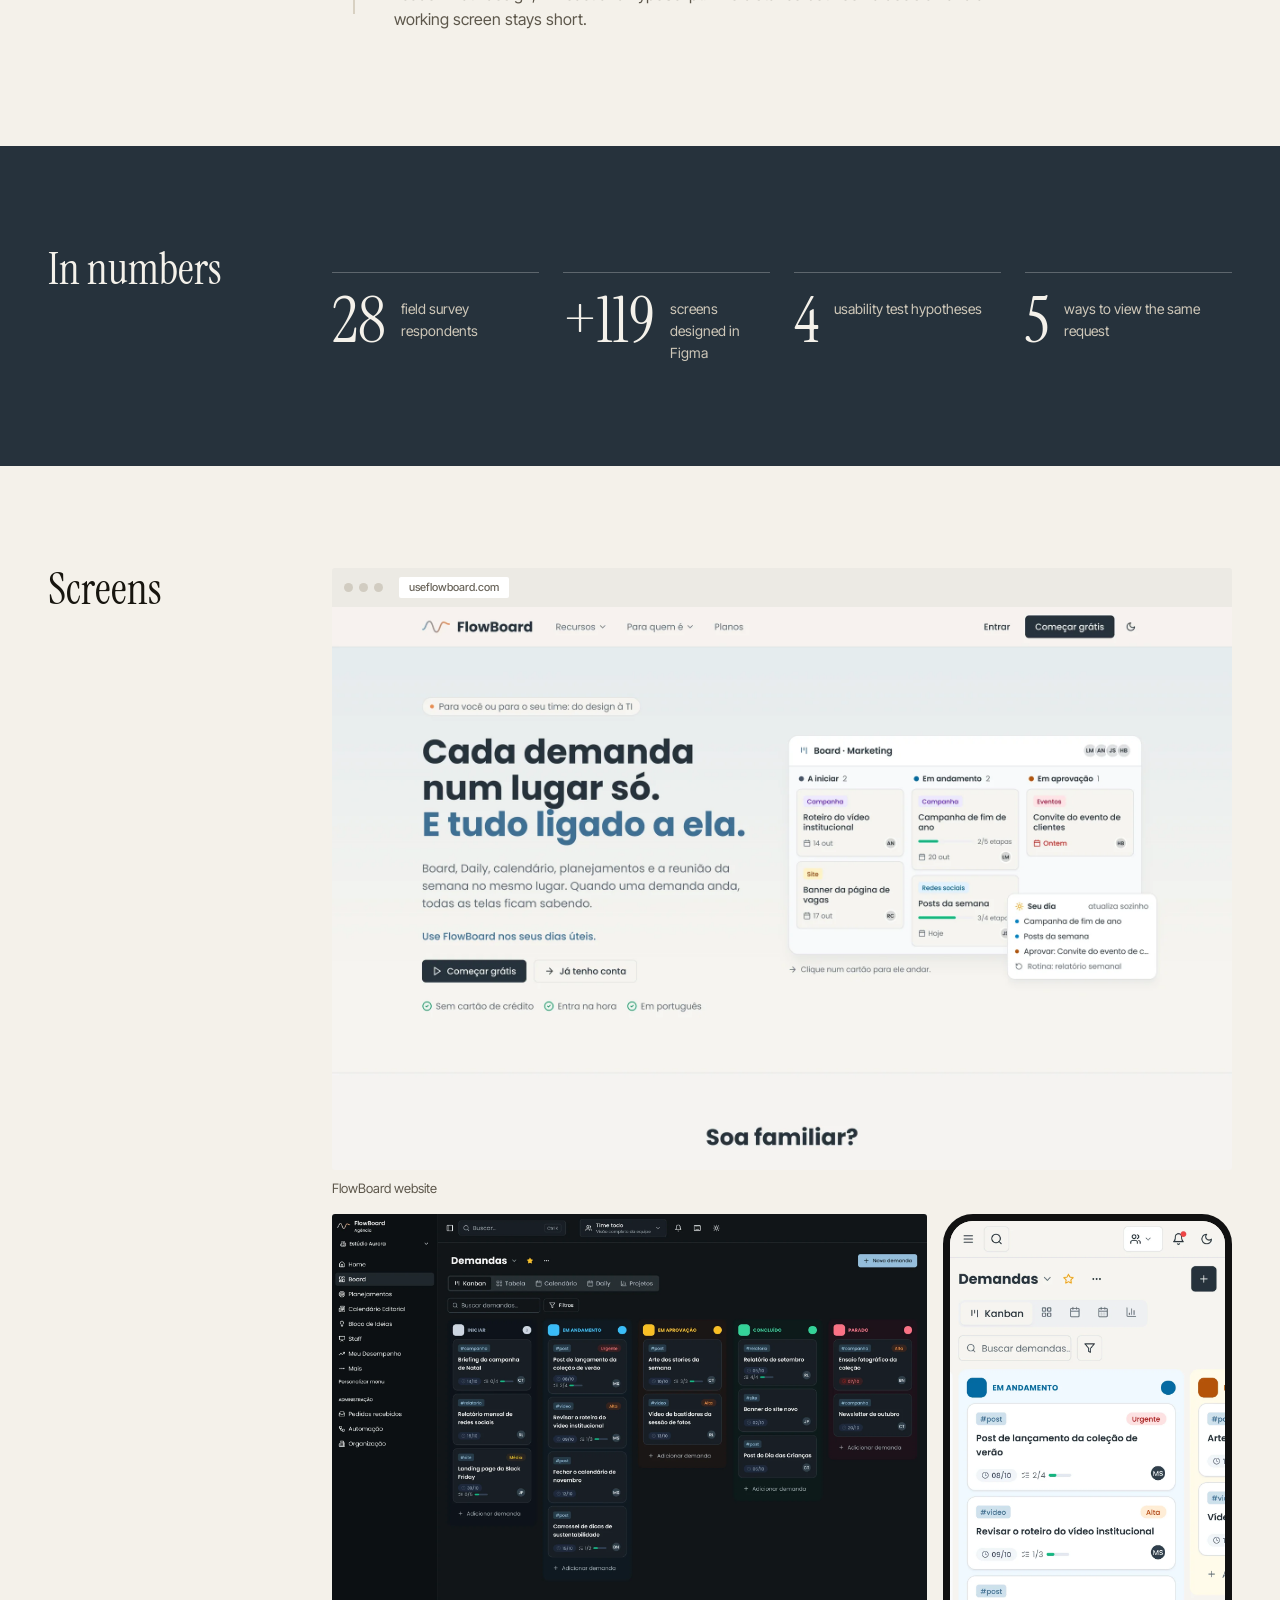
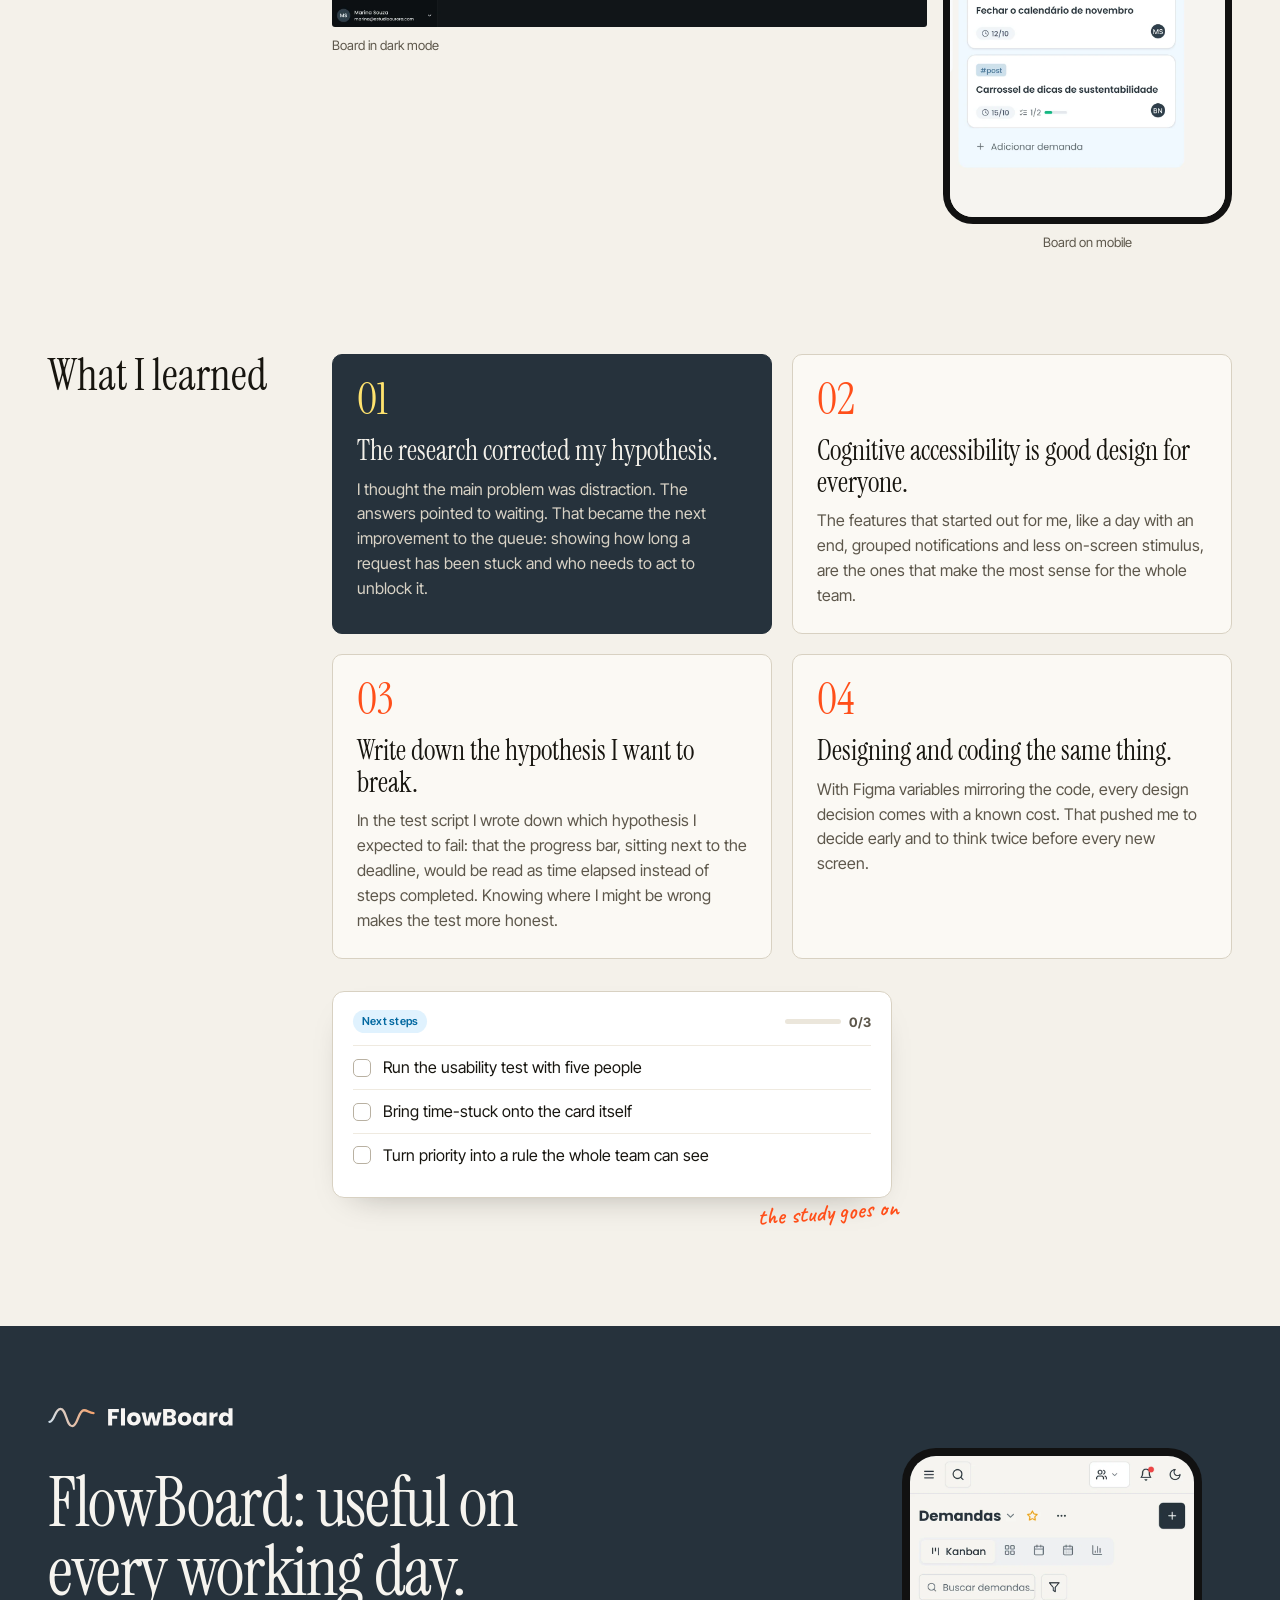
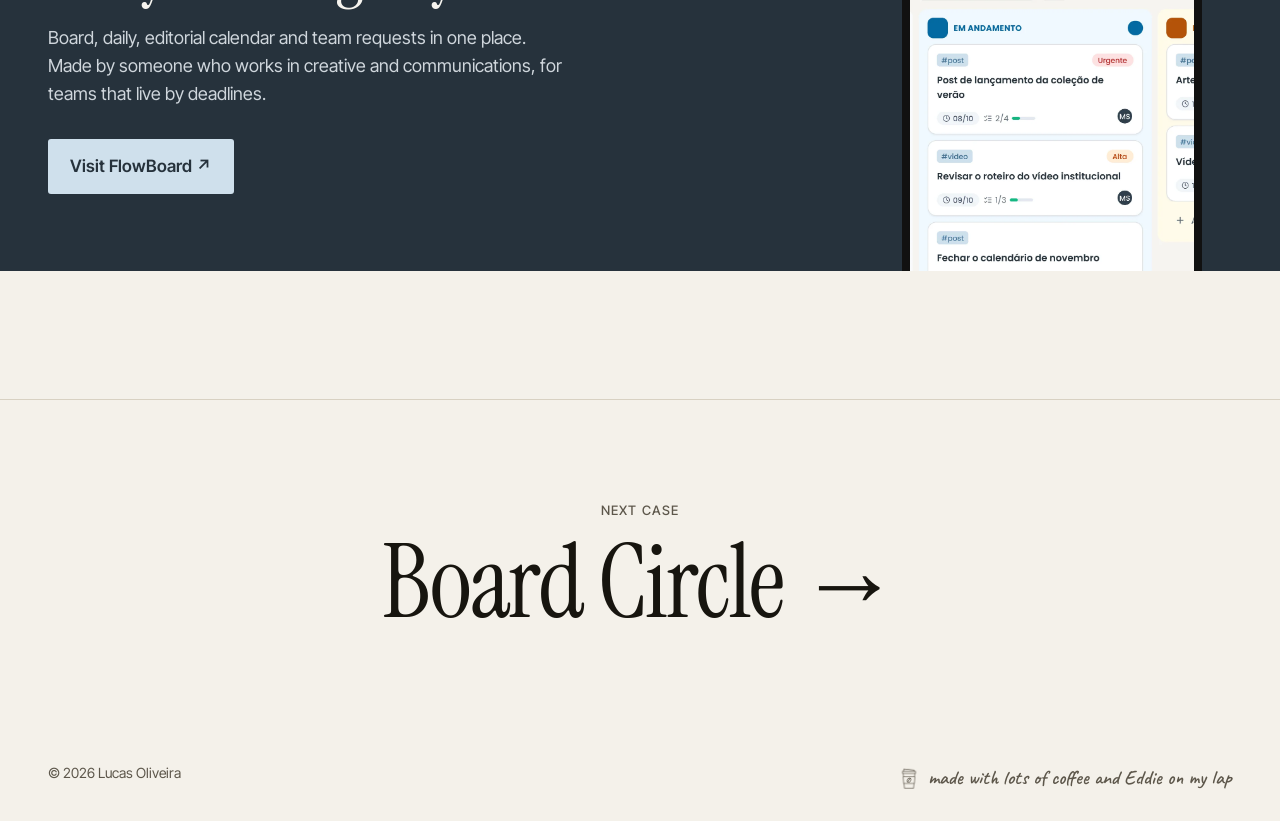
<file: en/flowboard/index.html>
<!doctype html>
<html lang="en">
<head>
<meta charset="utf-8">
<meta name="viewport" content="width=device-width, initial-scale=1">
<title>FlowBoard: case study · Lucas Oliveira</title>
<meta name="description" content="How a tool I built to cope with my own ADHD became a request management product for communications teams: origin, research, design decisions, testing and w">
<link rel="canonical" href="https://lukeoliveira27.github.io/portfolio/en/flowboard/">
<link rel="alternate" hreflang="pt-BR" href="https://lukeoliveira27.github.io/portfolio/flowboard/">
<link rel="alternate" hreflang="en" href="https://lukeoliveira27.github.io/portfolio/en/flowboard/">
<meta property="og:type" content="website">
<meta property="og:title" content="FlowBoard: case study · Lucas Oliveira">
<meta property="og:description" content="How a tool I built to cope with my own ADHD became a request management product for communications teams: origin, research, design decisions, testing and w">
<meta property="og:url" content="https://lukeoliveira27.github.io/portfolio/en/flowboard/">
<meta property="og:image" content="https://lukeoliveira27.github.io/portfolio/assets/img/og-en.jpg">
<meta property="og:image:width" content="1200">
<meta property="og:image:height" content="630">
<meta name="twitter:card" content="summary_large_image">
<link rel="icon" href="../../assets/img/favicon.svg" type="image/svg+xml">
<link rel="preconnect" href="https://fonts.googleapis.com">
<link rel="preconnect" href="https://fonts.gstatic.com" crossorigin>
<link href="https://fonts.googleapis.com/css2?family=Instrument+Serif:ital@0;1&family=Inter+Tight:wght@400;500;600&family=Caveat:wght@500;600&display=swap" rel="stylesheet">
<link rel="stylesheet" href="../../styles.css">

</head>
<body class="page-case page-case--flow page-study">
<header class="nav">
  <a href="../#topo" class="nav__name">Lucas Oliveira</a>
  <nav aria-label="Main">
    <a href="../#trabalhos">Work</a>
    <a href="../#motion">Motion</a>
    <a href="../#sobre">About</a>
    <a class="nav__lang" href="../../flowboard/" hreflang="pt-BR" lang="pt-BR">PT</a>
    <a href="../#contato" class="nav__cta">Let&#x27;s talk</a>
  </nav>
</header>

<main id="topo">
  <header class="ch wrap study-hero">
    <a class="ch__back" href="../#trabalhos">← All work</a>
    <div class="study-hero__grid">
      <div class="study-hero__text">
        <p class="eyebrow">FlowBoard · Case study</p>
        <h1 class="ch__title ch__title--long">Work shouldn&#x27;t require you to hold everything in your <em class="study-mark">head</em>.</h1>
        <p class="ch__lead">How a tool I built to cope with my own ADHD became a request management product for communications teams: origin, research, design decisions, testing and what I learned along the way.</p>
      </div>
      <div class="study-hero__visual">
        <figure class="fbm fbm--board study-hero__app"><div class="browser"><span></span><span></span><span></span><b>useflowboard.com/app</b></div><video src="../../assets/video/fb-board.mp4" poster="../../assets/img/poster-fb-board.webp" muted loop playsinline preload="none" aria-label="FlowBoard board animation: a task moves from To do to In progress, In review and Done, its progress goes from 0/4 to 4/4 and a notice says it is done" width="1936" height="1152"></video></figure>
        <figure class="study-hero__phone"><img src="../../assets/img/fb-mob-board.webp" alt="FlowBoard board on mobile" loading="lazy" width="900" height="1947" loading="eager"></figure>
        <p class="hand study-hero__note study-hero__note--top" aria-hidden="true">from request to done<svg viewBox="0 0 60 40"><path d="M4 6 C 26 4, 44 12, 52 32 M 44 28 L 52 33 L 56 24"/></svg></p>
        <p class="hand study-hero__note study-hero__note--phone" aria-hidden="true">and on your phone too<svg viewBox="0 0 60 40"><path d="M4 10 C 22 30, 40 32, 54 22 M 46 20 L 55 21 L 51 30"/></svg></p>
      </div>
      <div class="study-hero__info">
        <dl class="ch__meta">
          <div><dt>My role</dt><dd>Concept, research, UX/UI, design system and development</dd></div>
          <div><dt>Timeline</dt><dd>2026, continuously evolving</dd></div>
          <div><dt>Tools</dt><dd><ul class="tools"><li><i class="ico" style="-webkit-mask-image:url(../../assets/icons/figma.svg);mask-image:url(../../assets/icons/figma.svg)" aria-hidden="true"></i>Figma</li><li><i class="ico" style="-webkit-mask-image:url(../../assets/icons/maze.svg);mask-image:url(../../assets/icons/maze.svg)" aria-hidden="true"></i>Maze</li><li><i class="ico" style="-webkit-mask-image:url(../../assets/icons/react.svg);mask-image:url(../../assets/icons/react.svg)" aria-hidden="true"></i>React</li><li><i class="ico" style="-webkit-mask-image:url(../../assets/icons/typescript.svg);mask-image:url(../../assets/icons/typescript.svg)" aria-hidden="true"></i>TypeScript</li><li><i class="ico" style="-webkit-mask-image:url(../../assets/icons/replit.svg);mask-image:url(../../assets/icons/replit.svg)" aria-hidden="true"></i>Replit</li></ul></dd></div>
        </dl>
        <div class="case__links"><a class="link" href="https://useflowboard.com/?utm_source=portfolio&utm_medium=referral&utm_campaign=portfolio-lucas" target="_blank" rel="noopener">Visit FlowBoard ↗</a><a class="link link--muted" href="../cases/flowboard.html">See the project summary</a></div>
      </div>
    </div>
  </header>

  <section class="wrap cs">
    <h2 class="cs__h">The origin</h2>
    <div class="cs__body"><p>FlowBoard didn&#x27;t come from market research. It came at a turning point in my career: I was becoming more senior and had to organise my own deadlines and requests. But I couldn&#x27;t keep the state of my work in my head. I kept building small fixes so I wouldn&#x27;t lose the thread: a list here, a board there, a nudge that arrived before the deadline. At some point those pieces came together and became a product.</p><p>My ADHD diagnosis came after the tool, and it explained why those fixes worked. Being organised doesn&#x27;t have to be a talent each person either has or lacks. It can be a condition the tool provides.</p><p>That changed how I design. Working memory, sense of time and tolerance to stimulus became scarce resources, and every screen has to spare all three. When it works for someone with ADHD, it usually works better for everyone.</p>
      <figure class="fbm fbm--origin"><video src="../../assets/video/fb-origem.mp4" poster="../../assets/img/poster-fb-origem.webp" muted loop playsinline preload="none" aria-label="Animation: a to-do list, a calendar with the deadline, a makeshift board, a message and a reminder come together into a single FlowBoard card, with the line All in one place" width="1936" height="1152"></video></figure>
      <blockquote class="study-quote">Work shouldn&#x27;t require you to hold everything in your head.</blockquote>
    </div>
  </section>

  <section class="wrap cs">
    <h2 class="cs__h">The problem</h2>
    <div class="cs__body"><p>Communications teams get requests from everywhere: email, chat, meetings, hallway conversations. Requests arrive fast and get lost fast, and whoever handles them becomes the memory of the process. To know what is late, awaiting approval or stuck, someone has to ask.</p>
      <div class="study-chans"><ul><li style="--r:-3deg"><small>Email</small>“Re: Re: Fwd: holiday artwork”</li><li style="--r:2deg"><small>Chat</small>“can you get it done today?”</li><li style="--r:-1.5deg"><small>Meeting</small>“write it down, I&#x27;ll send it later”</li><li style="--r:3deg"><small>Hallway</small>“remember that piece I asked for?”</li></ul><p class="hand study-chans__note" aria-hidden="true">and whoever handles it becomes the memory of it all<svg viewBox="0 0 60 40"><path d="M4 8 C 20 30, 38 34, 54 24 M 46 21 L 55 23 L 50 32"/></svg></p></div>
      <p>So I wouldn&#x27;t design from my own experience alone, I ran a field survey with 28 respondents. I expected to hear about workload and distraction. The biggest difficulty they named was something else: depending on someone else and not knowing where things stand.</p>
      <figure class="study-pull"><blockquote>“<span>I keep waiting and don&#x27;t know if it&#x27;s done yet</span>”</blockquote><figcaption>6 of the 28 answers described some version of this</figcaption></figure>
      <ul class="study-stats study-stats--viz"><li><div class="viz-dots" aria-hidden="true"><i class="on"></i><i class="on"></i><i class="on"></i><i class="on"></i><i class="on"></i><i class="on"></i><i></i><i></i><i></i><i></i><i></i><i></i><i></i><i></i><i></i><i></i><i></i><i></i><i></i><i></i><i></i><i></i><i></i><i></i><i></i><i></i><i></i><i></i></div><b class="viz-num" data-to="28">28</b><span>field survey respondents</span></li><li><div class="viz-ring" style="--p:50" aria-hidden="true"><b data-to="50" data-suf="%">50%</b></div><span>work more remotely than they did in the office</span></li><li><div class="viz-ring" style="--p:43" aria-hidden="true"><b data-to="43" data-suf="%">43%</b></div><span>sometimes can&#x27;t switch off</span></li></ul>
      <p class="study-stats__key"><i></i>in orange, the 6 who talked about waiting</p>
      <p>The last two numbers showed that the problem doesn&#x27;t end at delivery. Nothing signals that the day is over, and that is one more thing the mind has to hold.</p>
    </div>
  </section>

  <section class="wrap cs">
    <h2 class="cs__h">Who it is for</h2>
    <div class="cs__body cs__body--wide"><p class="study-who__intro">For teams that live by requests and deadlines: communications, marketing, creative, agencies and studios serving several clients or departments at once. The product has two sides, and one person who can be on either of them.</p>
      <p class="hand study-who__note" aria-hidden="true">one person can be all three<svg viewBox="0 0 60 40"><path d="M6 6 C 20 8, 40 14, 48 34 M 40 29 L 48 35 L 53 26"/></svg></p>
      <ul class="who-cards"><li class="who-card"><figure class="zoom"><img style="--z:1;transform-origin:50% 50%;object-position:50% 50%" src="../../assets/img/fb-who-pede.webp" alt="Open task with status, approver and comments" loading="lazy" width="960" height="720"></figure><div><b>Requesters</b><p>Want to file a request in a few fields and follow it without sending a message to ask.</p></div></li><li class="who-card"><figure class="zoom"><img style="--z:1;transform-origin:50% 50%;object-position:50% 50%" src="../../assets/img/fb-who-atende.webp" alt="Weekly daily, with what to do each day" loading="lazy" width="960" height="720"></figure><div><b>The team</b><p>Need a clear queue, to know what to do now and to be able to show what is stuck and why.</p></div></li><li class="who-card"><figure class="zoom"><img style="--z:1;transform-origin:50% 50%;object-position:50% 50%" src="../../assets/img/fb-who-foco.webp" alt="Focus and wellbeing settings on mobile" loading="lazy" width="960" height="720"></figure><div><b>People who get distracted easily</b><p>Freeze when starting or lose track of time. This person isn&#x27;t an edge case: they are the design criterion.</p></div></li></ul>
    </div>
  </section>

  <section class="wrap cs">
    <h2 class="cs__h">Design decisions</h2>
    <div class="cs__body cs__body--wide">
      <div class="step">
        <div class="step__text"><span class="step__n">01</span><h3 class="step__t">The request at the centre</h3><p>Board, table, calendar, daily and projects are five ways of looking at the same request. No new screen becomes a separate system, because every extra system is one more thing to remember to feed.</p></div>
        <div class="cf-grid"><figure class="cf cf--wide zoom"><img src="../../assets/img/fb-daily.webp" alt="Team daily, with each person&#x27;s tasks for the day" loading="lazy" width="2000" height="1388"><figcaption>Team daily, with each person&#x27;s tasks for the day</figcaption></figure></div>
      </div>
      <div class="step">
        <div class="step__text"><span class="step__n">02</span><h3 class="step__t">Progress visible without asking</h3><p>Status, owner, deadline and steps live on the card itself, and the bar shows how much of the checklist is done. Requesters see where things are without messaging anyone, and a paused request keeps the reason it was paused. It is the direct answer to what the survey pointed out.</p></div>
        <div class="cf-grid"><figure class="cf cf--wide zoom"><img src="../../assets/img/fb-home.webp" alt="Home with the daily and today&#x27;s priorities" loading="lazy" width="2000" height="1388"><figcaption>Home with the daily and today&#x27;s priorities</figcaption></figure></div>
      </div>
      <div class="step">
        <div class="step__text"><span class="step__n">03</span><h3 class="step__t">Optional focus, no labels</h3><p>Focus features are described by situation, not by diagnosis: gentle nudges, suggestions, calm mode and comfortable reading. Nobody has to identify themselves to switch on what helps, and those who don&#x27;t need it see nothing extra.</p></div>
        <div class="cf-grid"><figure class="cf cf--two zoom"><img src="../../assets/img/fb-avisos.webp" alt="Open task with gentle nudges and suggestions" loading="lazy" width="2000" height="1318"><figcaption>Open task with gentle nudges and suggestions</figcaption></figure><figure class="cf cf--phone zoom"><img src="../../assets/img/fb-foco.webp" alt="Focus and wellbeing settings on mobile" loading="lazy" width="780" height="1688"><figcaption>Focus and wellbeing settings on mobile</figcaption></figure></div>
      </div>
      <div class="step">
        <div class="step__text"><span class="step__n">04</span><h3 class="step__t">The day has a start and an end</h3><p>The daily opens the day with what matters most. Notifications arrive grouped in a digest instead of pinging all day, and an end-of-day moment closes the day explicitly. These features exist for mental health, not interface convenience.</p></div>
        <div class="cf-grid"><figure class="cf cf--two zoom"><img src="../../assets/img/fb-email.webp" alt="Daily digest email" loading="lazy" width="1000" height="1064"><figcaption>Daily digest email</figcaption></figure><figure class="cf cf--phone zoom"><img src="../../assets/img/fb-mob-daily.webp" alt="Daily on mobile" loading="lazy" width="900" height="1947"><figcaption>Daily on mobile</figcaption></figure></div>
      </div>
      <div class="step">
        <div class="step__text"><span class="step__n">05</span><h3 class="step__t">Colour with a fixed job</h3><p>The “graphite and sky” identity uses graphite, sky blue and beige, with orange only in small brand details. Status colours never mix with the brand, because a colour that changes meaning makes people relearn the screen. It all became a Figma design system, with light and dark variables mirroring the code.</p></div>
        <div class="cf-grid"><figure class="cf cf--wide zoom"><img src="../../assets/img/fb-fundamentos.webp" alt="Design system foundations: colours, type and spacing" loading="lazy" width="1440" height="1100"><figcaption>Design system foundations: colours, type and spacing</figcaption></figure></div>
      </div>
    </div>
  </section>

  <section class="wrap cs">
    <h2 class="cs__h">The process</h2>
    <div class="cs__body"><p>Much of this process gained method during my postgraduate course in UX/UI and Digital Products at EBAC, which I&#x27;m now finishing. I used FlowBoard as the subject of every assignment, so each stage below was done on the real product, not on a made-up case.</p>
      <div class="proc-bar"><span>Process steps</span><i style="--v:71%"></i><b>5/7</b></div>
      <ol class="study-proc"><li class="is-done"><div class="study-proc__t"><b>Field research</b><em class="pill pill--done">Done</em></div><p>28 respondents and one open question that changed the product&#x27;s priorities: waiting weighed more than distraction.</p></li><li class="is-done"><div class="study-proc__t"><b>Heuristics and references</b><em class="pill pill--done">Done</em></div><p>I reviewed work management tools through the lens of working memory, sense of time and stimulus load.</p></li><li class="is-done"><div class="study-proc__t"><b>Low fidelity</b><em class="pill pill--done">Done</em></div><p>Wireframes to get each screen&#x27;s hierarchy right before thinking about colour.</p></li><li class="is-done"><div class="study-proc__t"><b>Design system</b><em class="pill pill--done">Done</em></div><p>Colour, type, spacing and components in Figma, with light and dark variables matching the code tokens.</p></li><li class="is-done"><div class="study-proc__t"><b>High-fidelity prototype</b><em class="pill pill--done">Done</em></div><p>More than 120 screens in Figma, with the main flows clickable on desktop and mobile.</p></li><li class="is-doing"><div class="study-proc__t"><b>Usability testing</b><em class="pill pill--doing">In progress</em></div><p>An unmoderated test script with four hypotheses and two missions: create a request and complete a step. I built it in Maze with the Figma prototype, set the expected path for each mission and ran a full dry run before opening it. The round with five participants is the next step.</p></li><li class="is-ongoing"><div class="study-proc__t"><b>Code</b><em class="pill pill--ongoing">Ongoing</em></div><p>I code what I design, in React and TypeScript. The distance between a decision and a working screen stays short.</p></li></ol>
    </div>
  </section>

  <section class="cs-result">
    <div class="wrap">
      <h2 class="cs__h">In numbers</h2>
      <ul class="facts"><li><b data-to="28" data-pre="">28</b><span>field survey respondents</span></li><li><b data-to="120" data-pre="+">+120</b><span>screens designed in Figma</span></li><li><b data-to="4" data-pre="">4</b><span>usability test hypotheses</span></li><li><b data-to="5" data-pre="">5</b><span>ways to view the same request</span></li></ul>
    </div>
  </section>

  <section class="wrap cs">
    <h2 class="cs__h">Screens</h2>
    <div class="cs__body cs__body--wide"><div class="cf-grid"><figure class="cf cf--wide zoom"><div class="browser"><span></span><span></span><span></span><b>useflowboard.com</b></div><img src="../../assets/img/fb-site.webp" alt="FlowBoard website" loading="lazy" width="2000" height="1250"><figcaption>FlowBoard website</figcaption></figure><figure class="cf cf--two zoom"><img src="../../assets/img/fb-kanban-dark.webp" alt="Board in dark mode" loading="lazy" width="2000" height="1388"><figcaption>Board in dark mode</figcaption></figure><figure class="cf cf--phone zoom"><img src="../../assets/img/fb-mob-board.webp" alt="Board on mobile" loading="lazy" width="900" height="1947"><figcaption>Board on mobile</figcaption></figure></div></div>
  </section>

  <section class="wrap cs">
    <h2 class="cs__h">What I learned</h2>
    <div class="cs__body cs__body--wide">
      <ul class="study-learn"><li><span class="learn-n">01</span><b>The research corrected my hypothesis.</b><p>I thought the main problem was distraction. The answers pointed to waiting. That became the next improvement to the queue: showing how long a request has been stuck and who needs to act to unblock it.</p></li><li><span class="learn-n">02</span><b>Cognitive accessibility is good design for everyone.</b><p>The features that started out for me, like a day with an end, grouped notifications and less on-screen stimulus, are the ones that make the most sense for the whole team.</p></li><li><span class="learn-n">03</span><b>Write down the hypothesis I want to break.</b><p>In the test script I wrote down which hypothesis I expected to fail: that the progress bar, sitting next to the deadline, would be read as time elapsed instead of steps completed. Knowing where I might be wrong makes the test more honest.</p></li><li><span class="learn-n">04</span><b>Designing and coding the same thing.</b><p>With Figma variables mirroring the code, every design decision comes with a known cost. That pushed me to decide early and to think twice before every new screen.</p></li></ul>
      <div class="study-next"><div class="study-next__head"><span class="pill pill--doing">Next steps</span><span class="study-next__bar"><i></i><b>0/3</b></span></div>
        <ul><li><i aria-hidden="true"></i>Run the usability test with five people</li><li><i aria-hidden="true"></i>Bring time-stuck onto the card itself</li><li><i aria-hidden="true"></i>Turn priority into a rule the whole team can see</li></ul>
        <p class="hand" aria-hidden="true">the study goes on</p></div>
    </div>
  </section>


  <section class="fbcta" aria-labelledby="fbcta-title">
    <div class="wrap fbcta__in">
      <div class="fbcta__text">
        <img class="fbcta__logo" src="../../assets/img/flowboard-logo.svg" alt="FlowBoard" width="279" height="44">
        <h2 id="fbcta-title" class="fbcta__title">FlowBoard: useful on every working day.</h2>
        <p class="fbcta__lead">Board, daily, editorial calendar and team requests in one place. Made by someone who works in creative and communications, for teams that live by deadlines.</p>
        <div class="fbcta__actions">
          <a class="fbcta__btn" href="https://useflowboard.com/?utm_source=portfolio&utm_medium=referral&utm_campaign=portfolio-lucas" target="_blank" rel="noopener">Visit FlowBoard ↗</a>
        </div>
      </div>
      <div class="fbcta__shot" aria-hidden="true">
        <img src="../../assets/img/fb-mob-board.webp" alt="" loading="lazy" width="900" height="1947">
      </div>
    </div>
  </section>

  <a class="next" href="../cases/board-circle.html">
    <span class="eyebrow">Next case</span>
    <span class="next__title">Board Circle <span aria-hidden="true">→</span></span>
  </a>
</main>

<footer class="foot wrap">
  <span>© 2026 Lucas Oliveira</span>
  <span class="hand foot__made"><i class="ico" style="-webkit-mask-image:url(../../assets/icons/cafe.png);mask-image:url(../../assets/icons/cafe.png)" aria-hidden="true"></i>made with lots of coffee and Eddie on my lap</span>
</footer>

<dialog class="lightbox" aria-label="Enlarge">
  <button class="lightbox__close" aria-label="Close">×</button>
  <img alt="">
</dialog>

<script>window.I18N = { pause: "Pause video", play: "Play video", zoom: "Enlarge", swipe: "swipe for more" };</script>
<script src="../../main.js"></script>
</body>
</html>
</file>
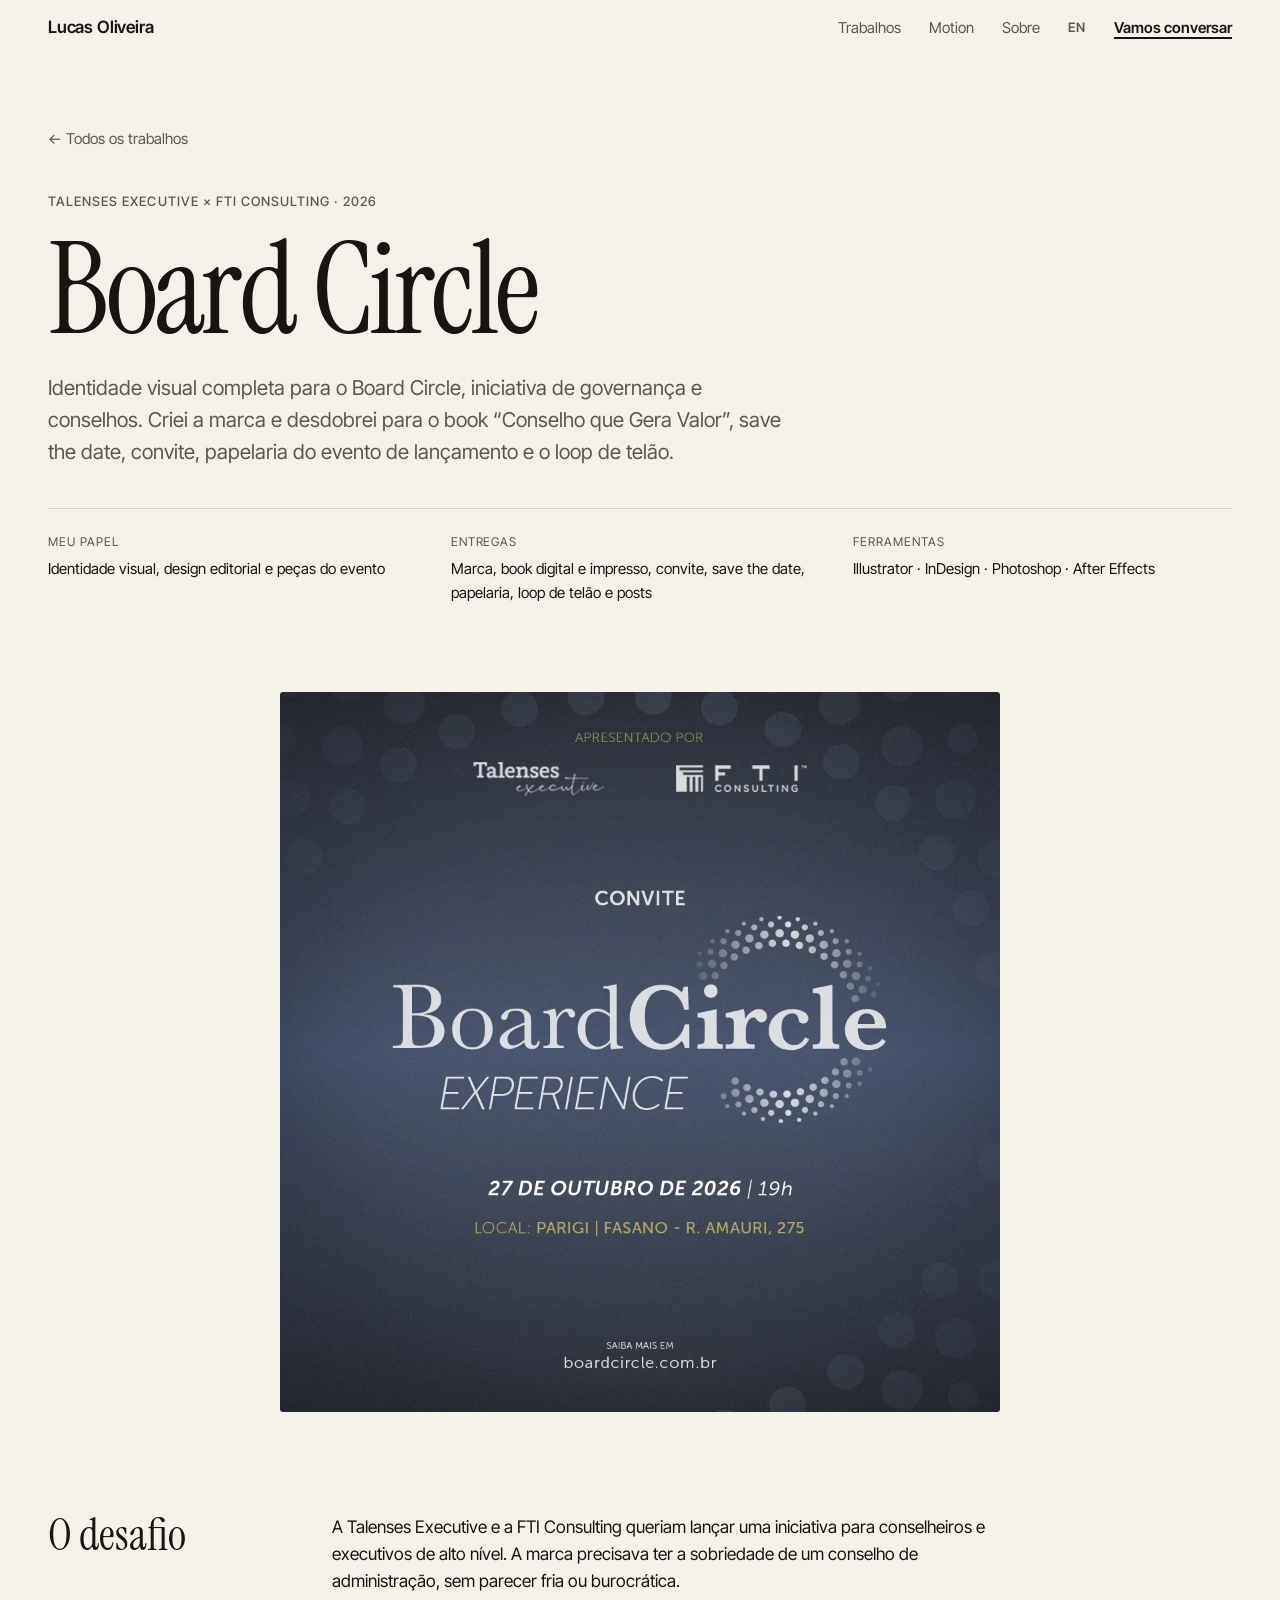
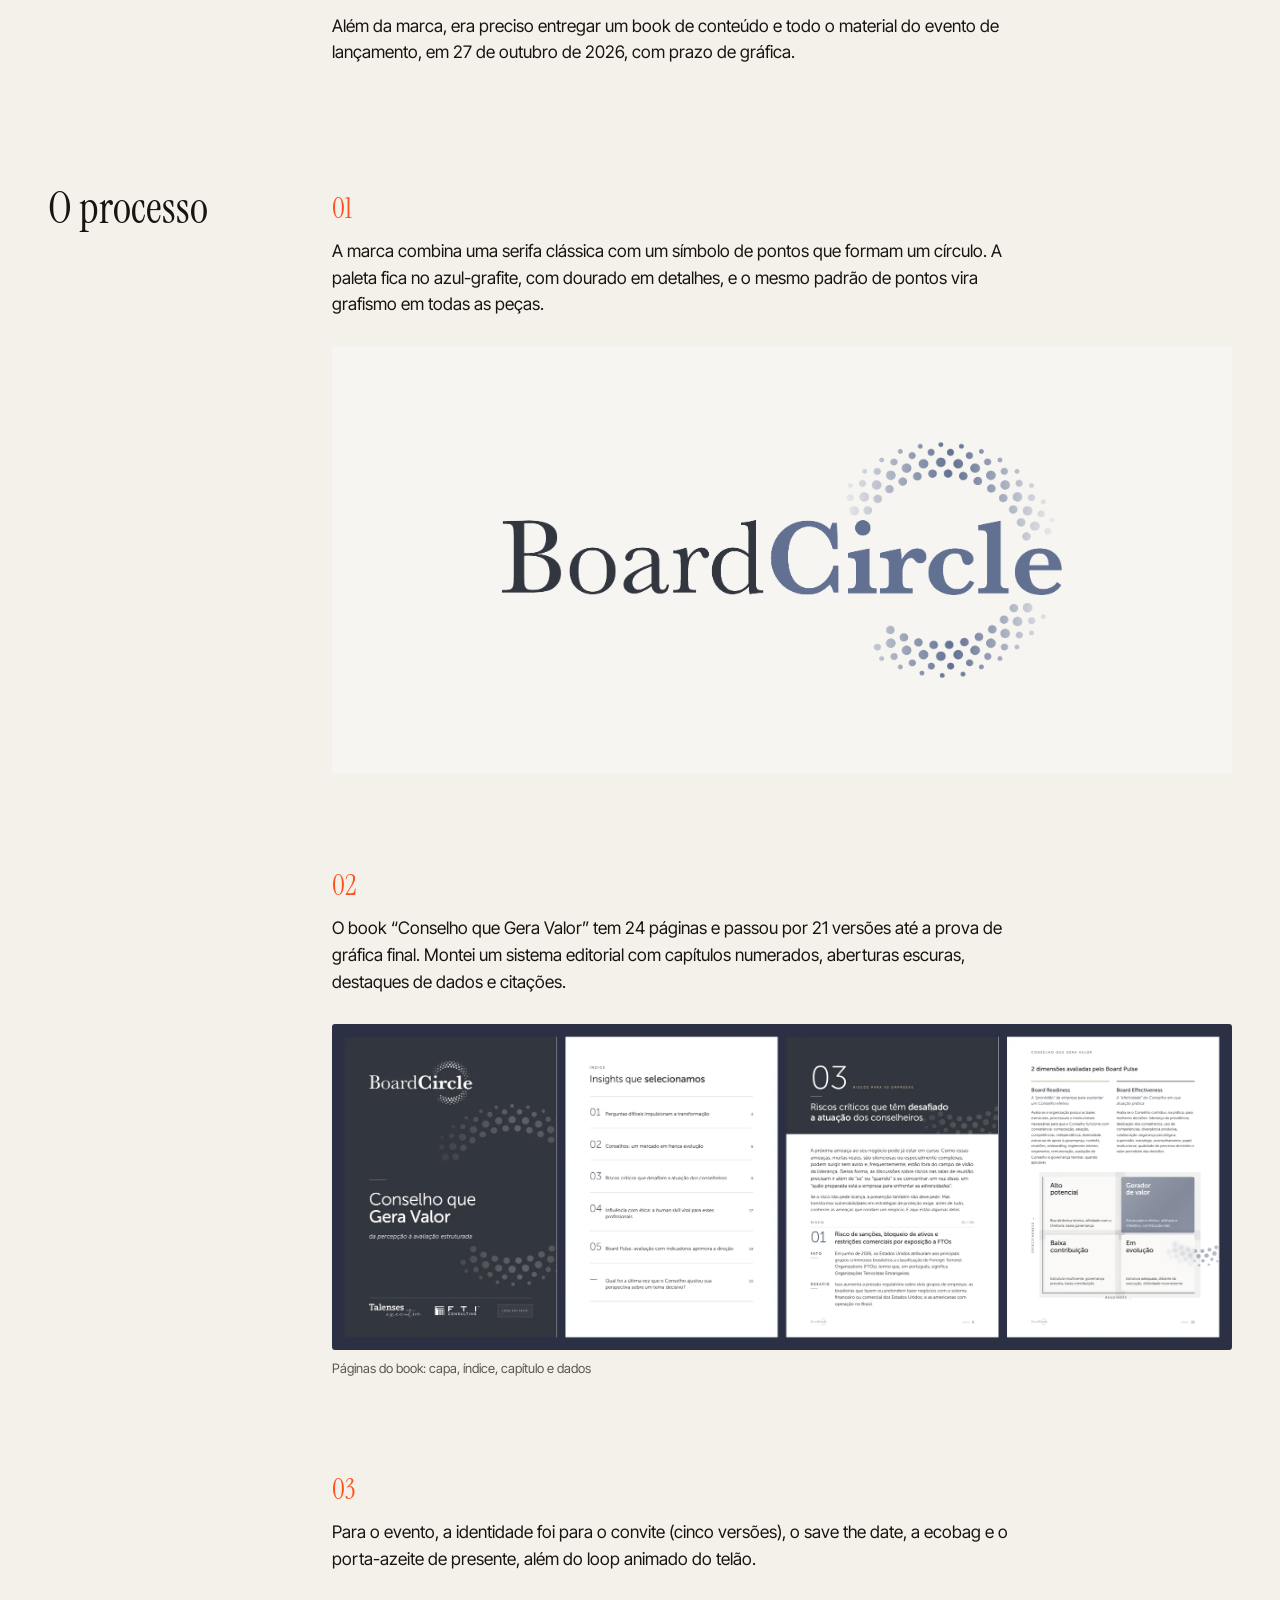
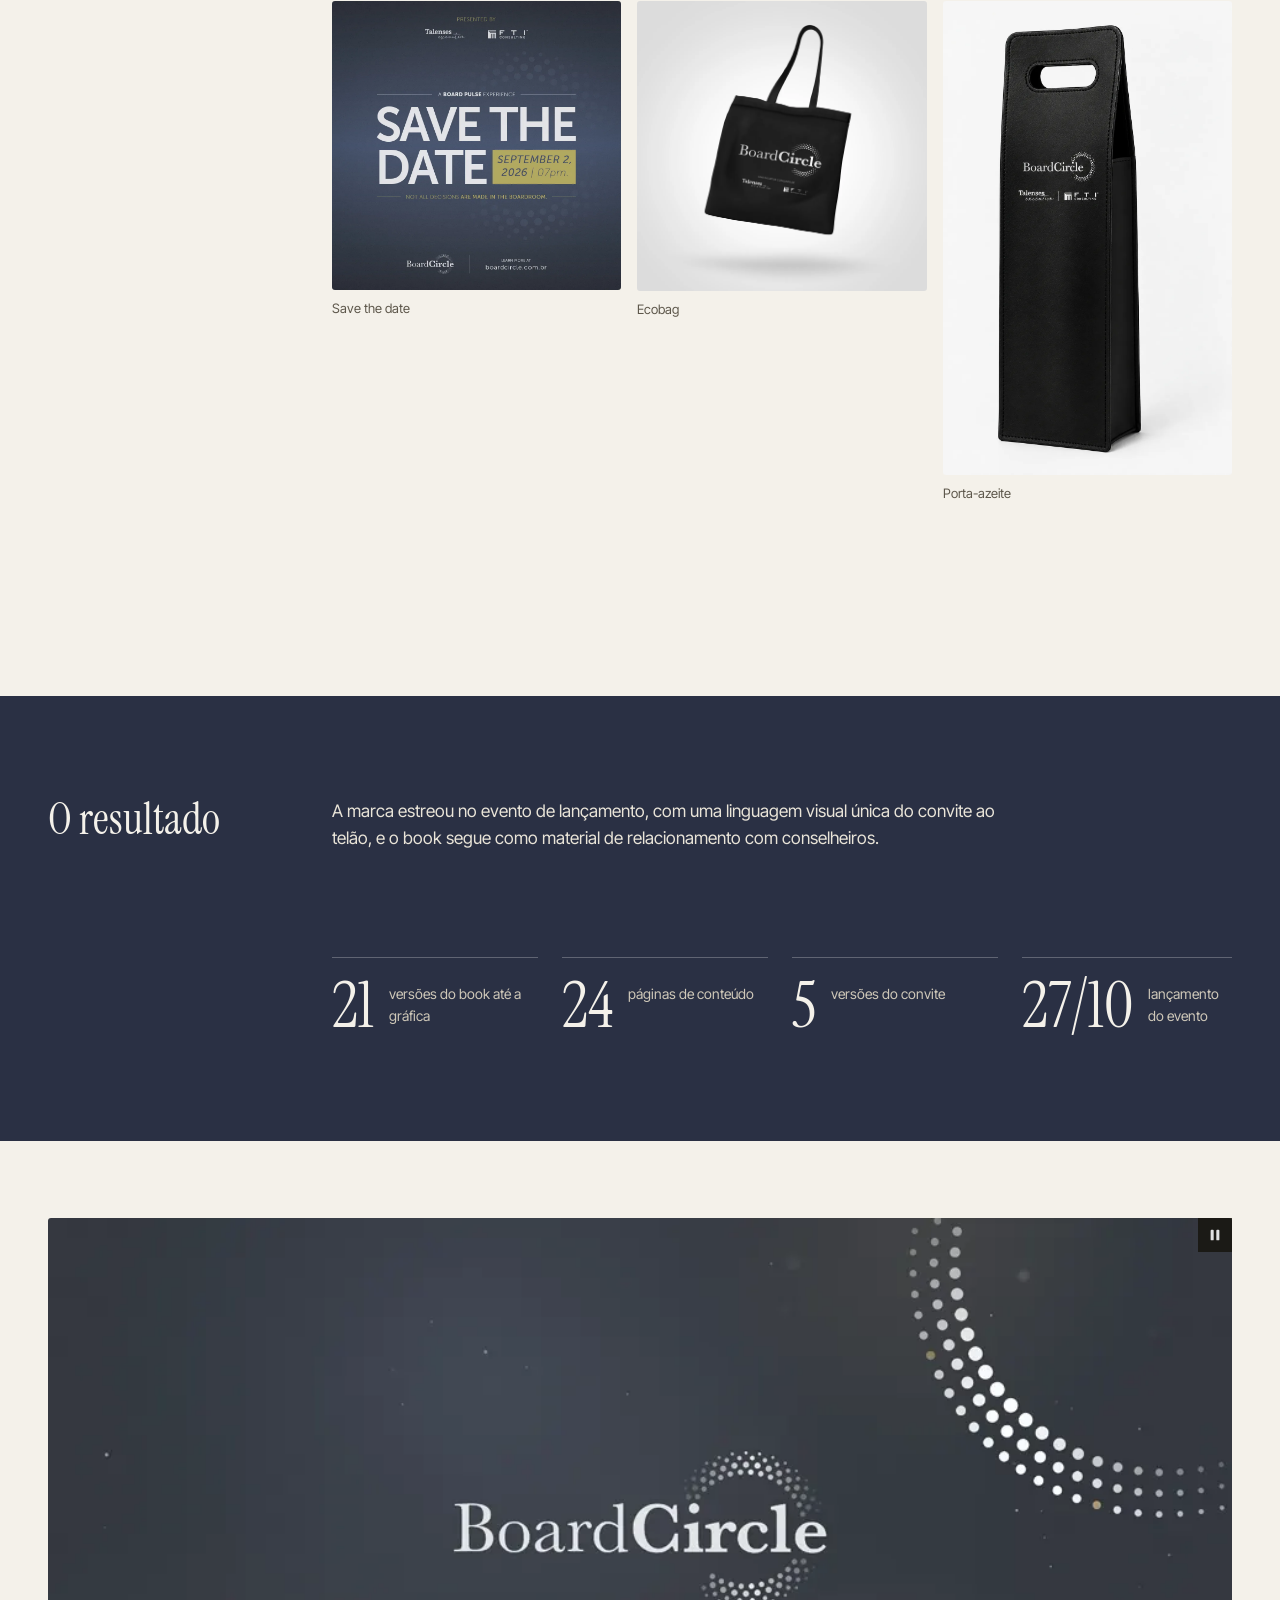
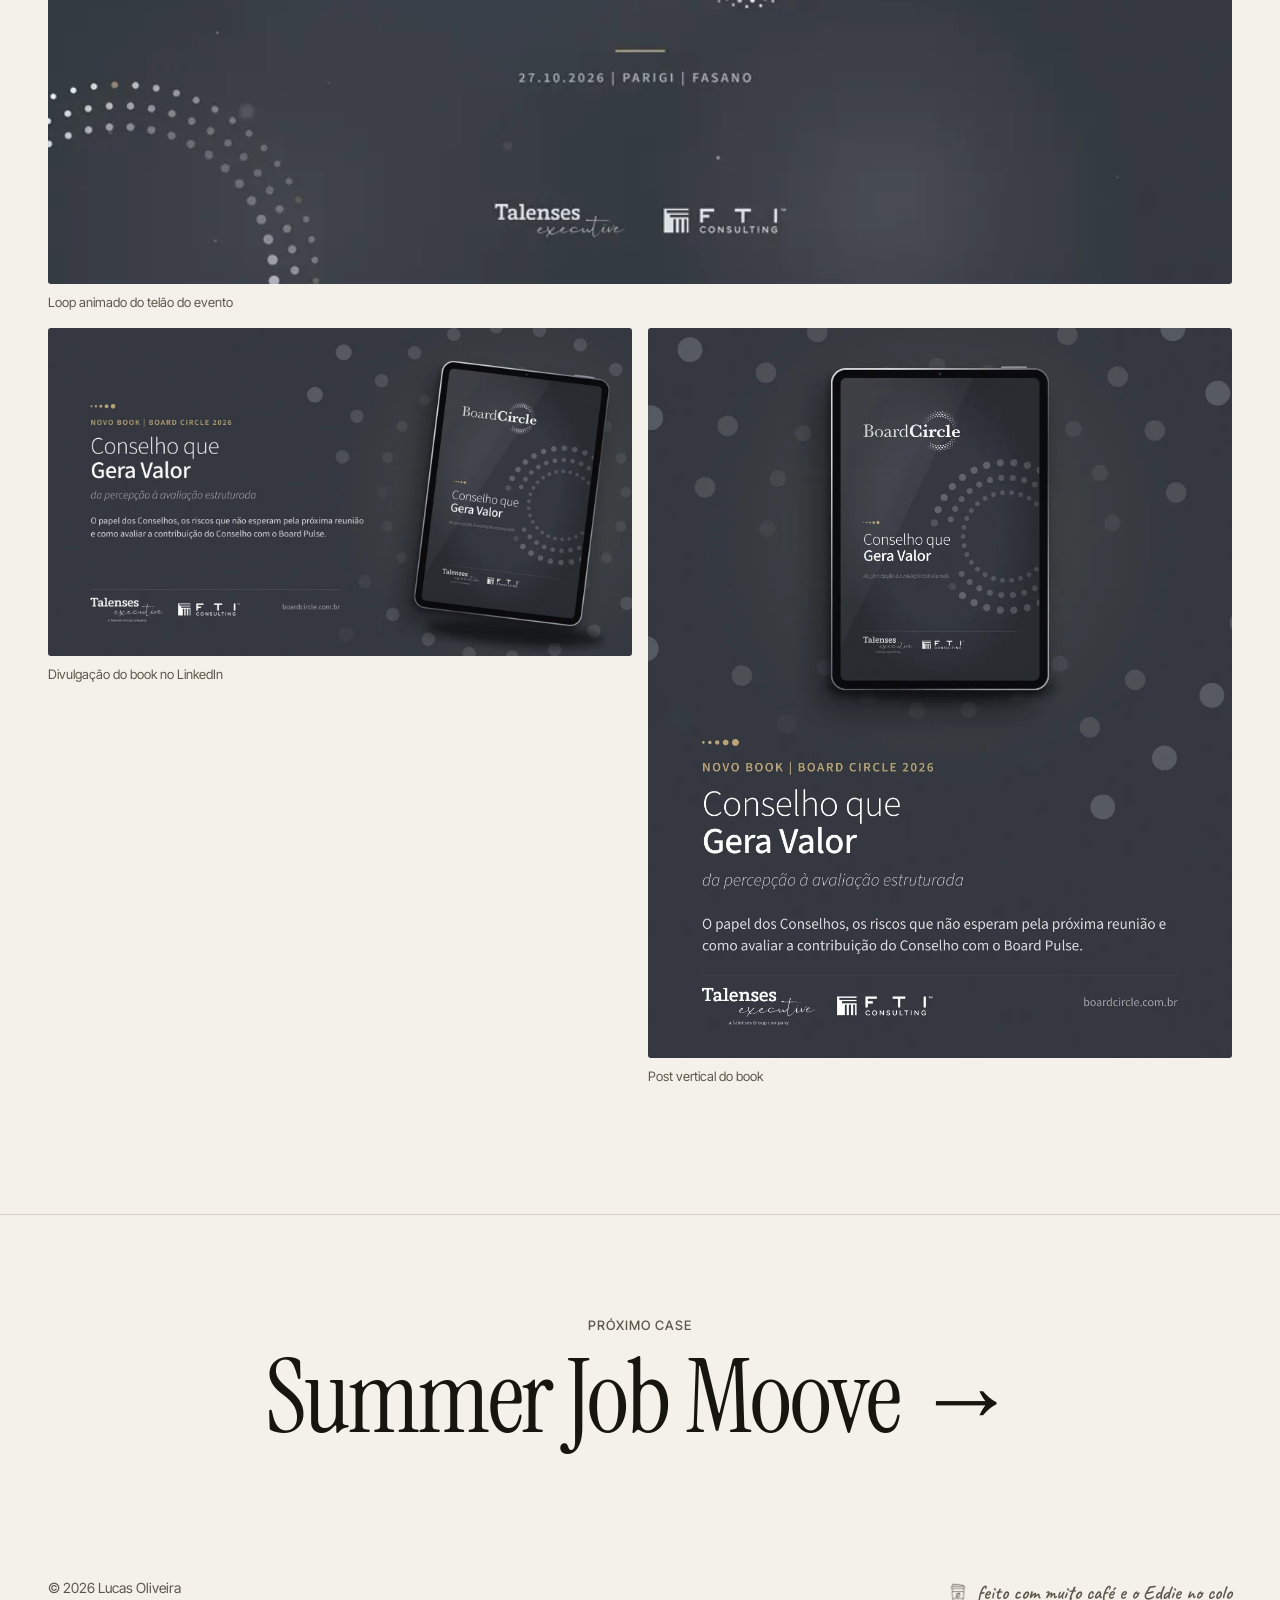
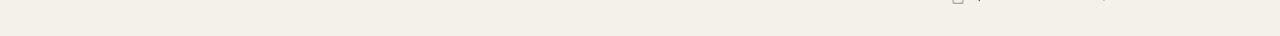
<file: cases/board-circle.html>
<!doctype html>
<html lang="pt-BR">
<head>
<meta charset="utf-8">
<meta name="viewport" content="width=device-width, initial-scale=1">
<title>Board Circle · Lucas Oliveira</title>
<meta name="description" content="Identidade visual completa para o Board Circle, iniciativa de governança e conselhos. Criei a marca e desdobrei para o book “Conselho que Gera Valor”, save">
<link rel="canonical" href="https://lukeoliveira27.github.io/portfolio/cases/board-circle.html">
<link rel="alternate" hreflang="pt-BR" href="https://lukeoliveira27.github.io/portfolio/cases/board-circle.html">
<link rel="alternate" hreflang="en" href="https://lukeoliveira27.github.io/portfolio/en/cases/board-circle.html">
<meta property="og:type" content="website">
<meta property="og:title" content="Board Circle · Lucas Oliveira">
<meta property="og:description" content="Identidade visual completa para o Board Circle, iniciativa de governança e conselhos. Criei a marca e desdobrei para o book “Conselho que Gera Valor”, save">
<meta property="og:url" content="https://lukeoliveira27.github.io/portfolio/cases/board-circle.html">
<meta property="og:image" content="https://lukeoliveira27.github.io/portfolio/assets/img/og.jpg">
<meta property="og:image:width" content="1200">
<meta property="og:image:height" content="630">
<meta name="twitter:card" content="summary_large_image">
<link rel="icon" href="../assets/img/favicon.svg" type="image/svg+xml">
<link rel="preconnect" href="https://fonts.googleapis.com">
<link rel="preconnect" href="https://fonts.gstatic.com" crossorigin>
<link href="https://fonts.googleapis.com/css2?family=Instrument+Serif:ital@0;1&family=Inter+Tight:wght@400;500;600&family=Caveat:wght@500;600&display=swap" rel="stylesheet">
<link rel="stylesheet" href="../styles.css">

</head>
<body class="page-case page-case--board">
<header class="nav">
  <a href="../#topo" class="nav__name">Lucas Oliveira</a>
  <nav aria-label="Principal">
    <a href="../#trabalhos">Trabalhos</a>
    <a href="../#motion">Motion</a>
    <a href="../#sobre">Sobre</a>
    <a class="nav__lang" href="../en/cases/board-circle.html" hreflang="en" lang="en">EN</a>
    <a href="../#contato" class="nav__cta">Vamos conversar</a>
  </nav>
</header>

<main id="topo">
  <header class="ch wrap">
    <a class="ch__back" href="../#trabalhos">← Todos os trabalhos</a>
    <p class="eyebrow">Talenses Executive × FTI Consulting · 2026</p>
    <h1 class="ch__title">Board Circle</h1>
    <p class="ch__lead">Identidade visual completa para o Board Circle, iniciativa de governança e conselhos. Criei a marca e desdobrei para o book “Conselho que Gera Valor”, save the date, convite, papelaria do evento de lançamento e o loop de telão.</p>
    <dl class="ch__meta">
      <div><dt>Meu papel</dt><dd>Identidade visual, design editorial e peças do evento</dd></div>
      <div><dt>Entregas</dt><dd>Marca, book digital e impresso, convite, save the date, papelaria, loop de telão e posts</dd></div>
      <div><dt>Ferramentas</dt><dd>Illustrator · InDesign · Photoshop · After Effects</dd></div>
    </dl>
    
  </header>

  <figure class="ch__cover zoom"><img src="../assets/img/bc-convite.webp" alt="Convite do Board Circle Experience" loading="lazy" width="1080" height="1080" loading="eager"></figure>

  <section class="wrap cs">
    <h2 class="cs__h">O desafio</h2>
    <div class="cs__body"><p>A Talenses Executive e a FTI Consulting queriam lançar uma iniciativa para conselheiros e executivos de alto nível. A marca precisava ter a sobriedade de um conselho de administração, sem parecer fria ou burocrática.</p><p>Além da marca, era preciso entregar um book de conteúdo e todo o material do evento de lançamento, em 27 de outubro de 2026, com prazo de gráfica.</p></div>
  </section>

  <section class="wrap cs">
    <h2 class="cs__h">O processo</h2>
    <div class="cs__body cs__body--wide">
      <div class="step">
        <div class="step__text"><span class="step__n">01</span><p>A marca combina uma serifa clássica com um símbolo de pontos que formam um círculo. A paleta fica no azul-grafite, com dourado em detalhes, e o mesmo padrão de pontos vira grafismo em todas as peças.</p></div>
        <div class="cf-grid"><figure class="cf cf--logo"><img src="../assets/img/bc-logo.png" alt="Logotipo Board Circle" loading="lazy" width="1401" height="591"><figcaption>Logotipo Board Circle</figcaption></figure></div>
      </div>
      <div class="step">
        <div class="step__text"><span class="step__n">02</span><p>O book “Conselho que Gera Valor” tem 24 páginas e passou por 21 versões até a prova de gráfica final. Montei um sistema editorial com capítulos numerados, aberturas escuras, destaques de dados e citações.</p></div>
        <div class="cf-grid"><figure class="cf cf--wide zoom"><img src="../assets/img/bc-book-pages.webp" alt="Páginas do book: capa, índice, capítulo e dados" loading="lazy" width="2000" height="725"><figcaption>Páginas do book: capa, índice, capítulo e dados</figcaption></figure></div>
      </div>
      <div class="step">
        <div class="step__text"><span class="step__n">03</span><p>Para o evento, a identidade foi para o convite (cinco versões), o save the date, a ecobag e o porta-azeite de presente, além do loop animado do telão.</p></div>
        <div class="cf-grid"><figure class="cf cf--third zoom"><img src="../assets/img/bc-std.webp" alt="Save the date" loading="lazy" width="1080" height="1080"><figcaption>Save the date</figcaption></figure><figure class="cf cf--third zoom"><img src="../assets/img/bc-ecobag.webp" alt="Ecobag" loading="lazy" width="1200" height="1205"><figcaption>Ecobag</figcaption></figure><figure class="cf cf--third zoom"><img src="../assets/img/bc-azeite.webp" alt="Porta-azeite" loading="lazy" width="979" height="1606"><figcaption>Porta-azeite</figcaption></figure></div>
      </div>
    </div>
  </section>

  <section class="cs-result">
    <div class="wrap">
      <h2 class="cs__h">O resultado</h2>
      <div class="cs__body"><p>A marca estreou no evento de lançamento, com uma linguagem visual única do convite ao telão, e o book segue como material de relacionamento com conselheiros.</p></div>
      <ul class="facts"><li><b>21</b><span>versões do book até a gráfica</span></li><li><b>24</b><span>páginas de conteúdo</span></li><li><b>5</b><span>versões do convite</span></li><li><b>27/10</b><span>lançamento do evento</span></li></ul>
    </div>
  </section>

  <section class="wrap cs cs--gallery">
    <div class="cf-grid"><figure class="cf cf--wide cf--video"><video src="../assets/video/bc-loop.mp4" poster="../assets/img/poster-bc-loop.webp" muted loop playsinline preload="none" aria-label="Loop animado do telão do evento"></video><figcaption>Loop animado do telão do evento</figcaption></figure><figure class="cf cf--half zoom"><img src="../assets/img/bc-book-li.webp" alt="Divulgação do book no LinkedIn" loading="lazy" width="1600" height="900"><figcaption>Divulgação do book no LinkedIn</figcaption></figure><figure class="cf cf--half zoom"><img src="../assets/img/bc-book-li-v.webp" alt="Post vertical do book" loading="lazy" width="1080" height="1350"><figcaption>Post vertical do book</figcaption></figure></div>
  </section>


  <a class="next" href="summer-job-moove.html">
    <span class="eyebrow">Próximo case</span>
    <span class="next__title">Summer Job Moove <span aria-hidden="true">→</span></span>
  </a>
</main>

<footer class="foot wrap">
  <span>© 2026 Lucas Oliveira</span>
  <span class="hand foot__made"><i class="ico" style="-webkit-mask-image:url(../assets/icons/cafe.png);mask-image:url(../assets/icons/cafe.png)" aria-hidden="true"></i>feito com muito café e o Eddie no colo</span>
</footer>

<dialog class="lightbox" aria-label="Ampliar">
  <button class="lightbox__close" aria-label="Fechar">×</button>
  <img alt="">
</dialog>

<script>window.I18N = { pause: "Pausar vídeo", play: "Tocar vídeo", zoom: "Ampliar", swipe: "deslize para ver mais" };</script>
<script src="../main.js"></script>
</body>
</html>
</file>
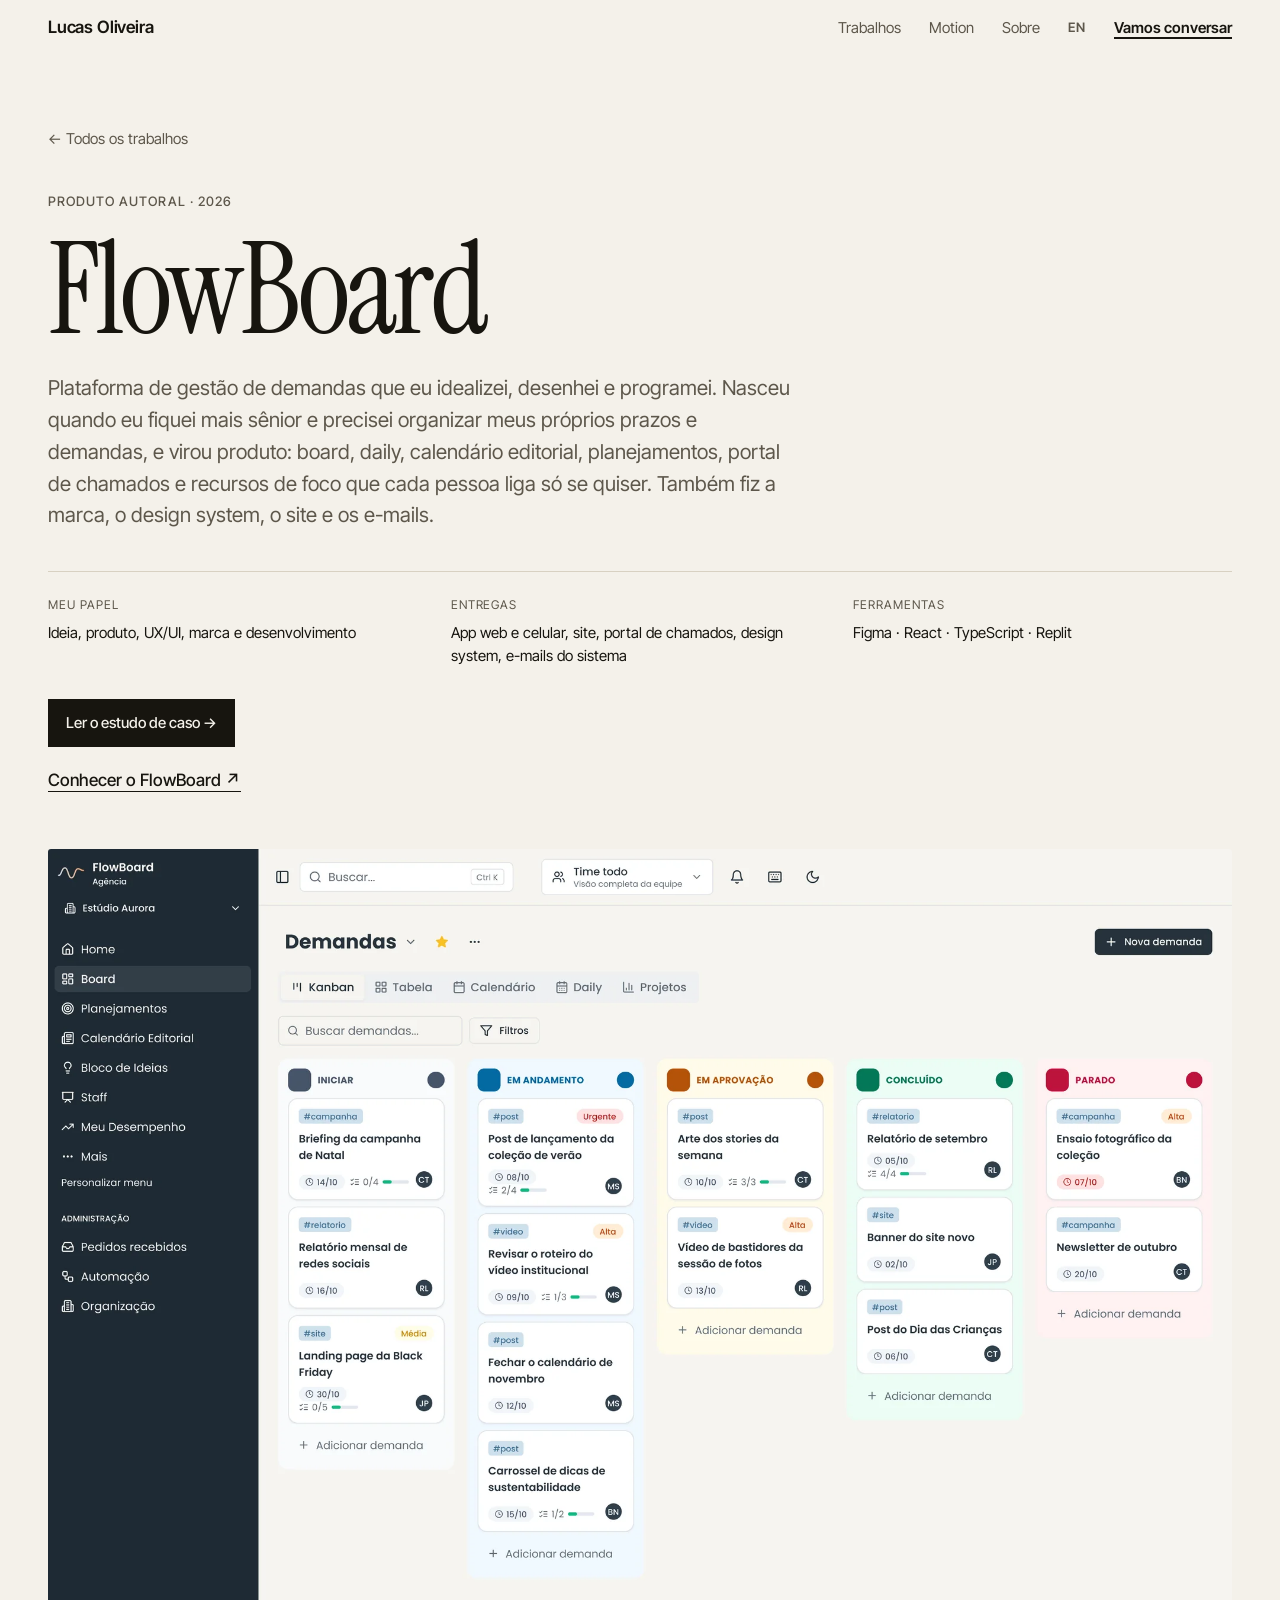
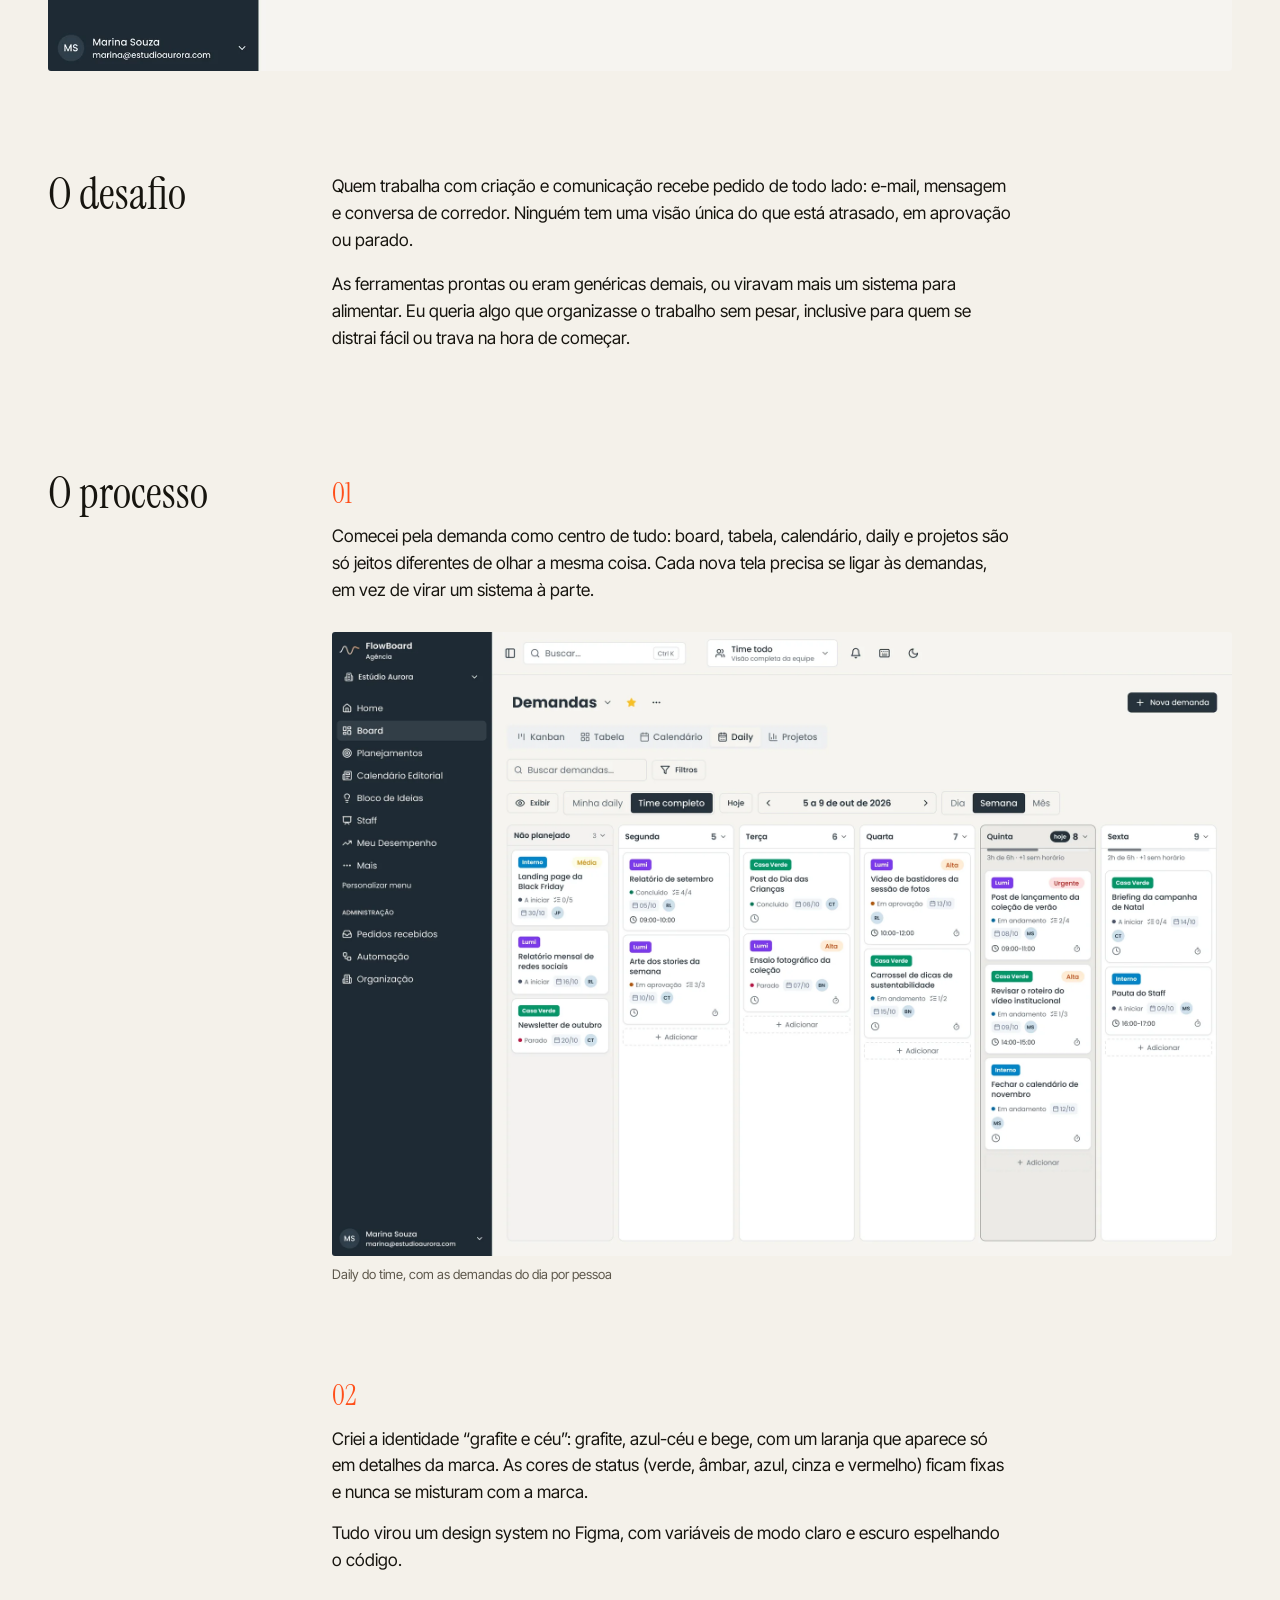
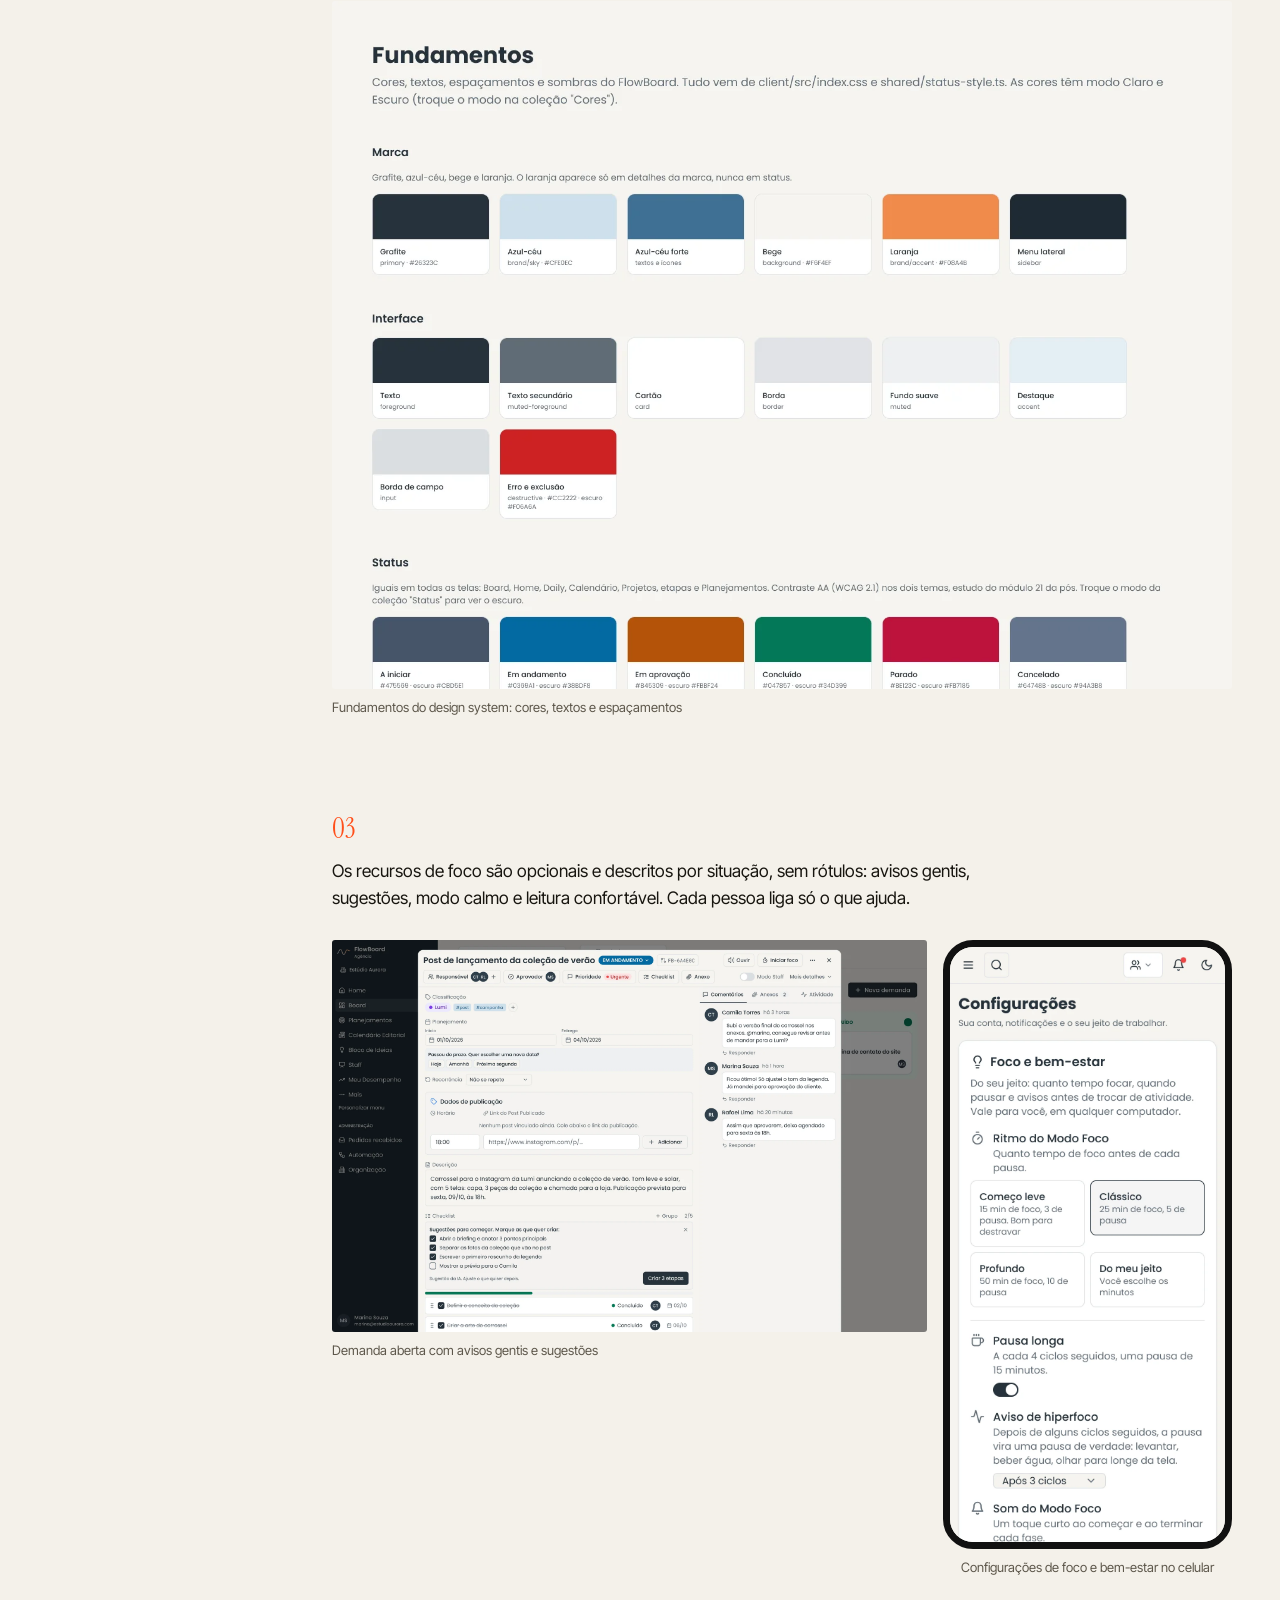
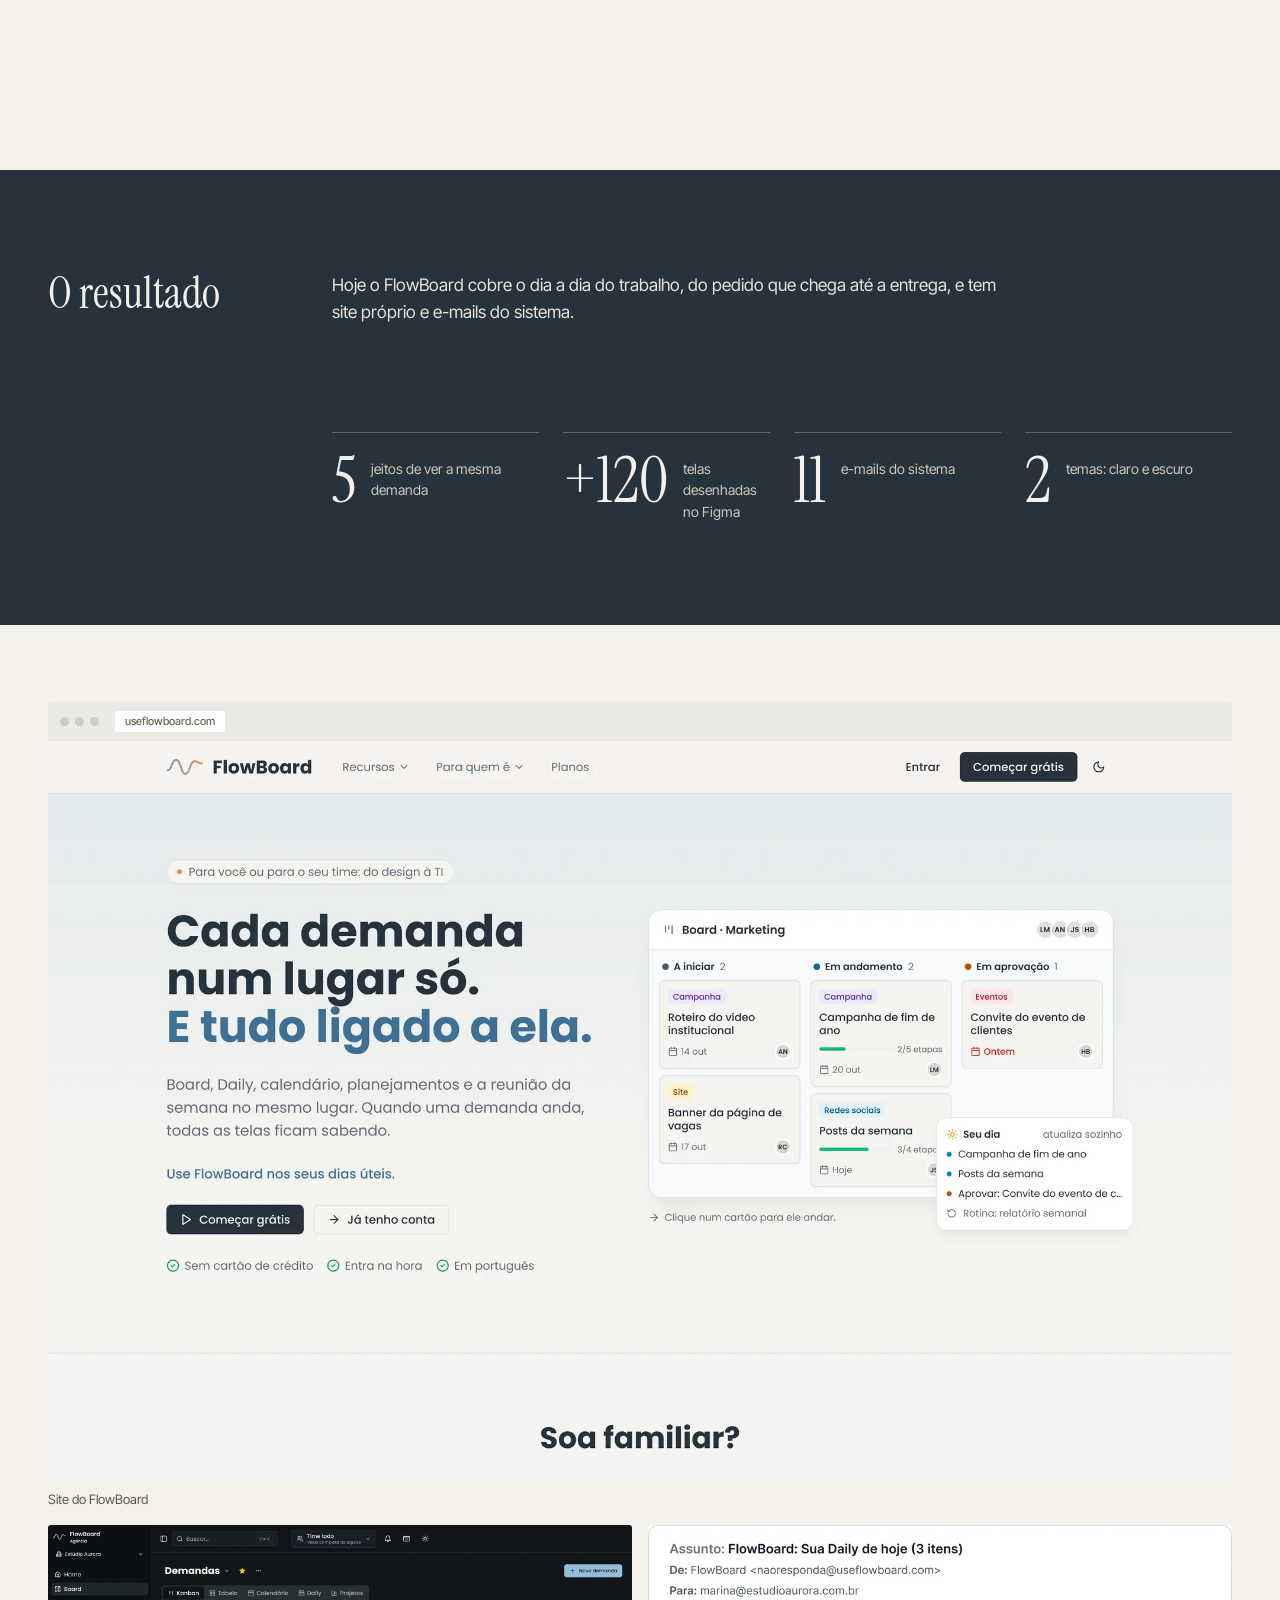
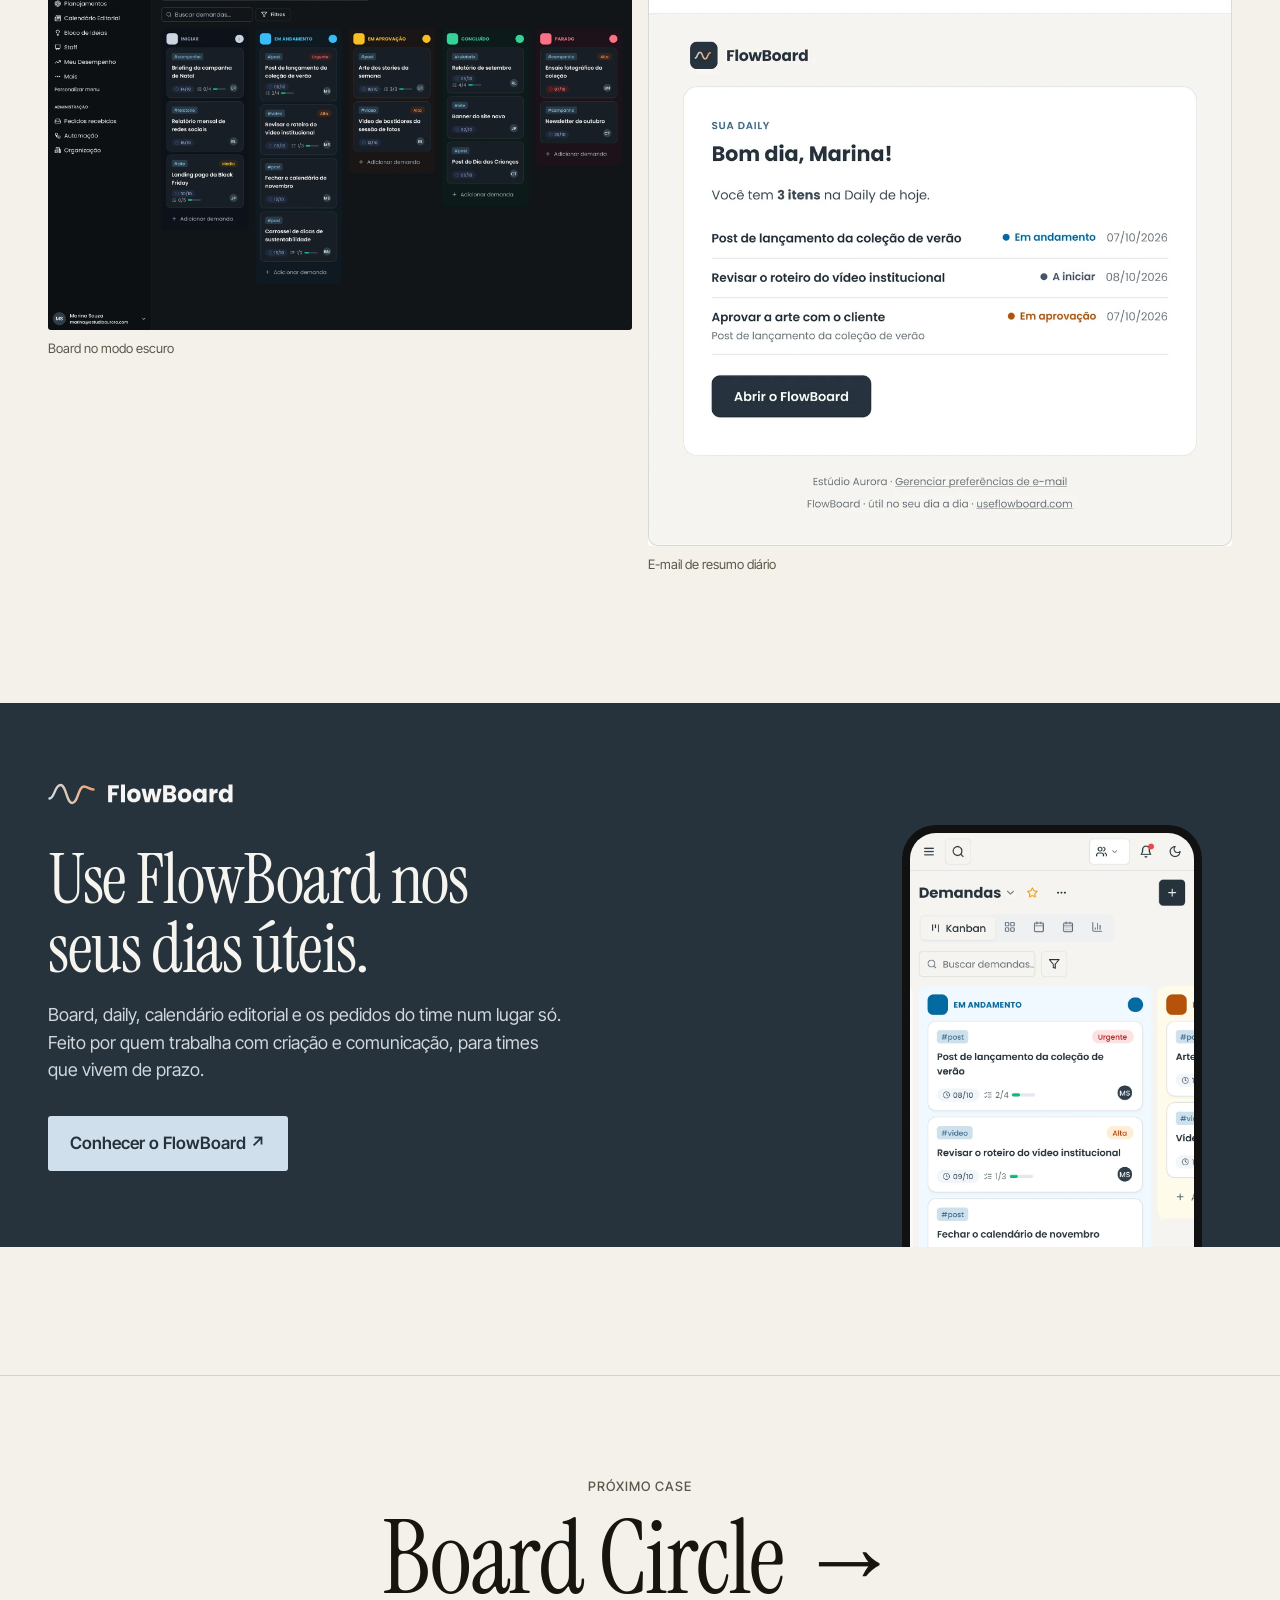
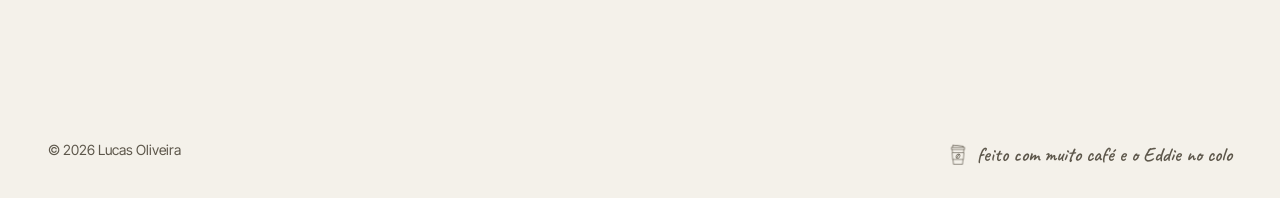
<file: cases/flowboard.html>
<!doctype html>
<html lang="pt-BR">
<head>
<meta charset="utf-8">
<meta name="viewport" content="width=device-width, initial-scale=1">
<title>FlowBoard · Lucas Oliveira</title>
<meta name="description" content="Plataforma de gestão de demandas que eu idealizei, desenhei e programei. Nasceu quando eu fiquei mais sênior e precisei organizar meus próprios prazos e de">
<link rel="canonical" href="https://lukeoliveira27.github.io/portfolio/cases/flowboard.html">
<link rel="alternate" hreflang="pt-BR" href="https://lukeoliveira27.github.io/portfolio/cases/flowboard.html">
<link rel="alternate" hreflang="en" href="https://lukeoliveira27.github.io/portfolio/en/cases/flowboard.html">
<meta property="og:type" content="website">
<meta property="og:title" content="FlowBoard · Lucas Oliveira">
<meta property="og:description" content="Plataforma de gestão de demandas que eu idealizei, desenhei e programei. Nasceu quando eu fiquei mais sênior e precisei organizar meus próprios prazos e de">
<meta property="og:url" content="https://lukeoliveira27.github.io/portfolio/cases/flowboard.html">
<meta property="og:image" content="https://lukeoliveira27.github.io/portfolio/assets/img/og.jpg">
<meta property="og:image:width" content="1200">
<meta property="og:image:height" content="630">
<meta name="twitter:card" content="summary_large_image">
<link rel="icon" href="../assets/img/favicon.svg" type="image/svg+xml">
<link rel="preconnect" href="https://fonts.googleapis.com">
<link rel="preconnect" href="https://fonts.gstatic.com" crossorigin>
<link href="https://fonts.googleapis.com/css2?family=Instrument+Serif:ital@0;1&family=Inter+Tight:wght@400;500;600&family=Caveat:wght@500;600&display=swap" rel="stylesheet">
<link rel="stylesheet" href="../styles.css">

</head>
<body class="page-case page-case--flow">
<header class="nav">
  <a href="../#topo" class="nav__name">Lucas Oliveira</a>
  <nav aria-label="Principal">
    <a href="../#trabalhos">Trabalhos</a>
    <a href="../#motion">Motion</a>
    <a href="../#sobre">Sobre</a>
    <a class="nav__lang" href="../en/cases/flowboard.html" hreflang="en" lang="en">EN</a>
    <a href="../#contato" class="nav__cta">Vamos conversar</a>
  </nav>
</header>

<main id="topo">
  <header class="ch wrap">
    <a class="ch__back" href="../#trabalhos">← Todos os trabalhos</a>
    <p class="eyebrow">Produto autoral · 2026</p>
    <h1 class="ch__title">FlowBoard</h1>
    <p class="ch__lead">Plataforma de gestão de demandas que eu idealizei, desenhei e programei. Nasceu quando eu fiquei mais sênior e precisei organizar meus próprios prazos e demandas, e virou produto: board, daily, calendário editorial, planejamentos, portal de chamados e recursos de foco que cada pessoa liga só se quiser. Também fiz a marca, o design system, o site e os e-mails.</p>
    <dl class="ch__meta">
      <div><dt>Meu papel</dt><dd>Ideia, produto, UX/UI, marca e desenvolvimento</dd></div>
      <div><dt>Entregas</dt><dd>App web e celular, site, portal de chamados, design system, e-mails do sistema</dd></div>
      <div><dt>Ferramentas</dt><dd>Figma · React · TypeScript · Replit</dd></div>
    </dl>
    <div class="case__links study-cta"><a class="btn" href="../flowboard/">Ler o estudo de caso →</a></div>
    <a class="link" href="https://useflowboard.com/" target="_blank" rel="noopener">Conhecer o FlowBoard ↗</a>
  </header>

  <figure class="ch__cover zoom"><img src="../assets/img/fb-kanban.webp" alt="Board do FlowBoard em kanban" loading="lazy" width="2000" height="1388" loading="eager"></figure>

  <section class="wrap cs">
    <h2 class="cs__h">O desafio</h2>
    <div class="cs__body"><p>Quem trabalha com criação e comunicação recebe pedido de todo lado: e-mail, mensagem e conversa de corredor. Ninguém tem uma visão única do que está atrasado, em aprovação ou parado.</p><p>As ferramentas prontas ou eram genéricas demais, ou viravam mais um sistema para alimentar. Eu queria algo que organizasse o trabalho sem pesar, inclusive para quem se distrai fácil ou trava na hora de começar.</p></div>
  </section>

  <section class="wrap cs">
    <h2 class="cs__h">O processo</h2>
    <div class="cs__body cs__body--wide">
      <div class="step">
        <div class="step__text"><span class="step__n">01</span><p>Comecei pela demanda como centro de tudo: board, tabela, calendário, daily e projetos são só jeitos diferentes de olhar a mesma coisa. Cada nova tela precisa se ligar às demandas, em vez de virar um sistema à parte.</p></div>
        <div class="cf-grid"><figure class="cf cf--wide zoom"><img src="../assets/img/fb-daily.webp" alt="Daily do time, com as demandas do dia por pessoa" loading="lazy" width="2000" height="1388"><figcaption>Daily do time, com as demandas do dia por pessoa</figcaption></figure></div>
      </div>
      <div class="step">
        <div class="step__text"><span class="step__n">02</span><p>Criei a identidade “grafite e céu”: grafite, azul-céu e bege, com um laranja que aparece só em detalhes da marca. As cores de status (verde, âmbar, azul, cinza e vermelho) ficam fixas e nunca se misturam com a marca.</p><p>Tudo virou um design system no Figma, com variáveis de modo claro e escuro espelhando o código.</p></div>
        <div class="cf-grid"><figure class="cf cf--wide zoom"><img src="../assets/img/fb-fundamentos.webp" alt="Fundamentos do design system: cores, textos e espaçamentos" loading="lazy" width="1440" height="1100"><figcaption>Fundamentos do design system: cores, textos e espaçamentos</figcaption></figure></div>
      </div>
      <div class="step">
        <div class="step__text"><span class="step__n">03</span><p>Os recursos de foco são opcionais e descritos por situação, sem rótulos: avisos gentis, sugestões, modo calmo e leitura confortável. Cada pessoa liga só o que ajuda.</p></div>
        <div class="cf-grid"><figure class="cf cf--two zoom"><img src="../assets/img/fb-avisos.webp" alt="Demanda aberta com avisos gentis e sugestões" loading="lazy" width="2000" height="1318"><figcaption>Demanda aberta com avisos gentis e sugestões</figcaption></figure><figure class="cf cf--phone zoom"><img src="../assets/img/fb-foco.webp" alt="Configurações de foco e bem-estar no celular" loading="lazy" width="780" height="1688"><figcaption>Configurações de foco e bem-estar no celular</figcaption></figure></div>
      </div>
    </div>
  </section>

  <section class="cs-result">
    <div class="wrap">
      <h2 class="cs__h">O resultado</h2>
      <div class="cs__body"><p>Hoje o FlowBoard cobre o dia a dia do trabalho, do pedido que chega até a entrega, e tem site próprio e e-mails do sistema.</p></div>
      <ul class="facts"><li><b>5</b><span>jeitos de ver a mesma demanda</span></li><li><b>+120</b><span>telas desenhadas no Figma</span></li><li><b>11</b><span>e-mails do sistema</span></li><li><b>2</b><span>temas: claro e escuro</span></li></ul>
    </div>
  </section>

  <section class="wrap cs cs--gallery">
    <div class="cf-grid"><figure class="cf cf--wide zoom"><div class="browser"><span></span><span></span><span></span><b>useflowboard.com</b></div><img src="../assets/img/fb-site.webp" alt="Site do FlowBoard" loading="lazy" width="2000" height="1250"><figcaption>Site do FlowBoard</figcaption></figure><figure class="cf cf--half zoom"><img src="../assets/img/fb-kanban-dark.webp" alt="Board no modo escuro" loading="lazy" width="2000" height="1388"><figcaption>Board no modo escuro</figcaption></figure><figure class="cf cf--half zoom"><img src="../assets/img/fb-email.webp" alt="E-mail de resumo diário" loading="lazy" width="1000" height="1064"><figcaption>E-mail de resumo diário</figcaption></figure></div>
  </section>


  <section class="fbcta" aria-labelledby="fbcta-title">
    <div class="wrap fbcta__in">
      <div class="fbcta__text">
        <img class="fbcta__logo" src="../assets/img/flowboard-logo.svg" alt="FlowBoard" width="279" height="44">
        <h2 id="fbcta-title" class="fbcta__title">Use FlowBoard nos seus dias úteis.</h2>
        <p class="fbcta__lead">Board, daily, calendário editorial e os pedidos do time num lugar só. Feito por quem trabalha com criação e comunicação, para times que vivem de prazo.</p>
        <div class="fbcta__actions">
          <a class="fbcta__btn" href="https://useflowboard.com/?utm_source=portfolio&utm_medium=referral&utm_campaign=portfolio-lucas" target="_blank" rel="noopener">Conhecer o FlowBoard ↗</a>
        </div>
      </div>
      <div class="fbcta__shot" aria-hidden="true">
        <img src="../assets/img/fb-mob-board.webp" alt="" loading="lazy" width="900" height="1947">
      </div>
    </div>
  </section>

  <a class="next" href="board-circle.html">
    <span class="eyebrow">Próximo case</span>
    <span class="next__title">Board Circle <span aria-hidden="true">→</span></span>
  </a>
</main>

<footer class="foot wrap">
  <span>© 2026 Lucas Oliveira</span>
  <span class="hand foot__made"><i class="ico" style="-webkit-mask-image:url(../assets/icons/cafe.png);mask-image:url(../assets/icons/cafe.png)" aria-hidden="true"></i>feito com muito café e o Eddie no colo</span>
</footer>

<dialog class="lightbox" aria-label="Ampliar">
  <button class="lightbox__close" aria-label="Fechar">×</button>
  <img alt="">
</dialog>

<script>window.I18N = { pause: "Pausar vídeo", play: "Tocar vídeo", zoom: "Ampliar", swipe: "deslize para ver mais" };</script>
<script src="../main.js"></script>
</body>
</html>
</file>
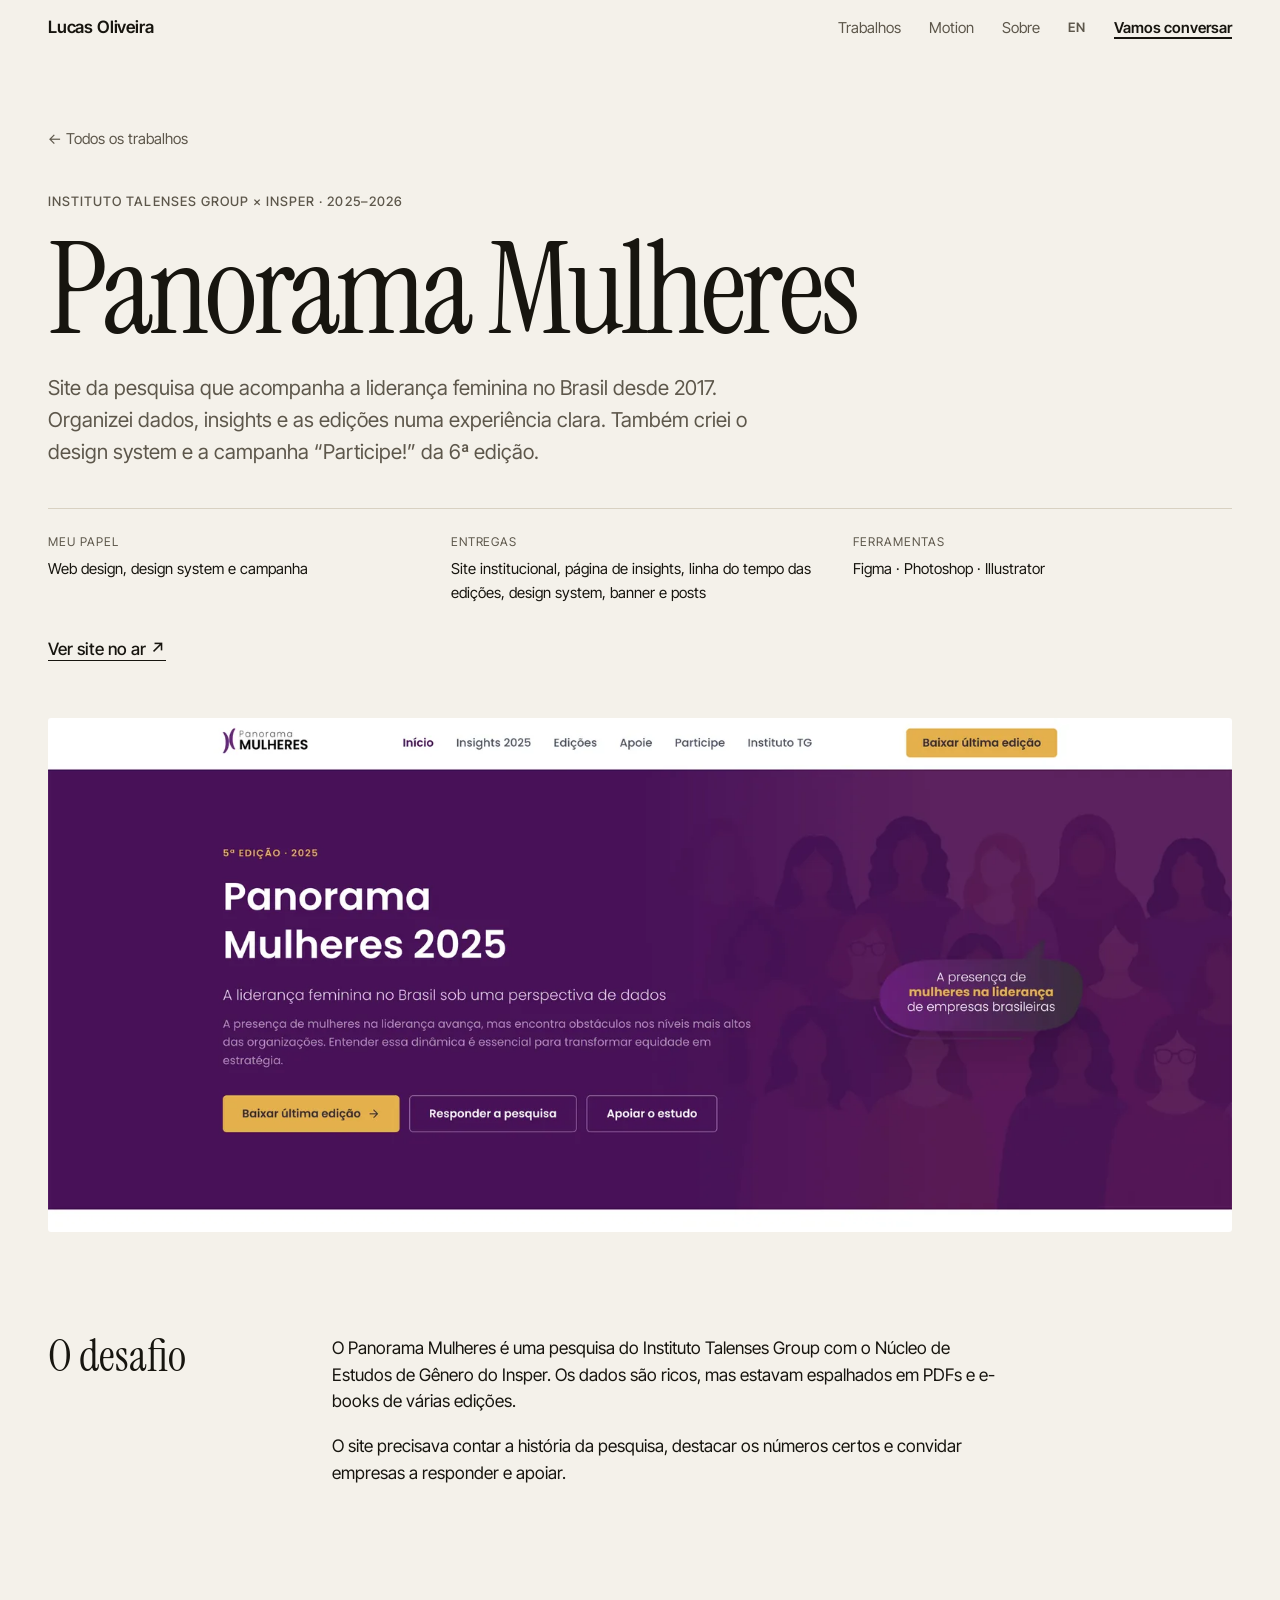
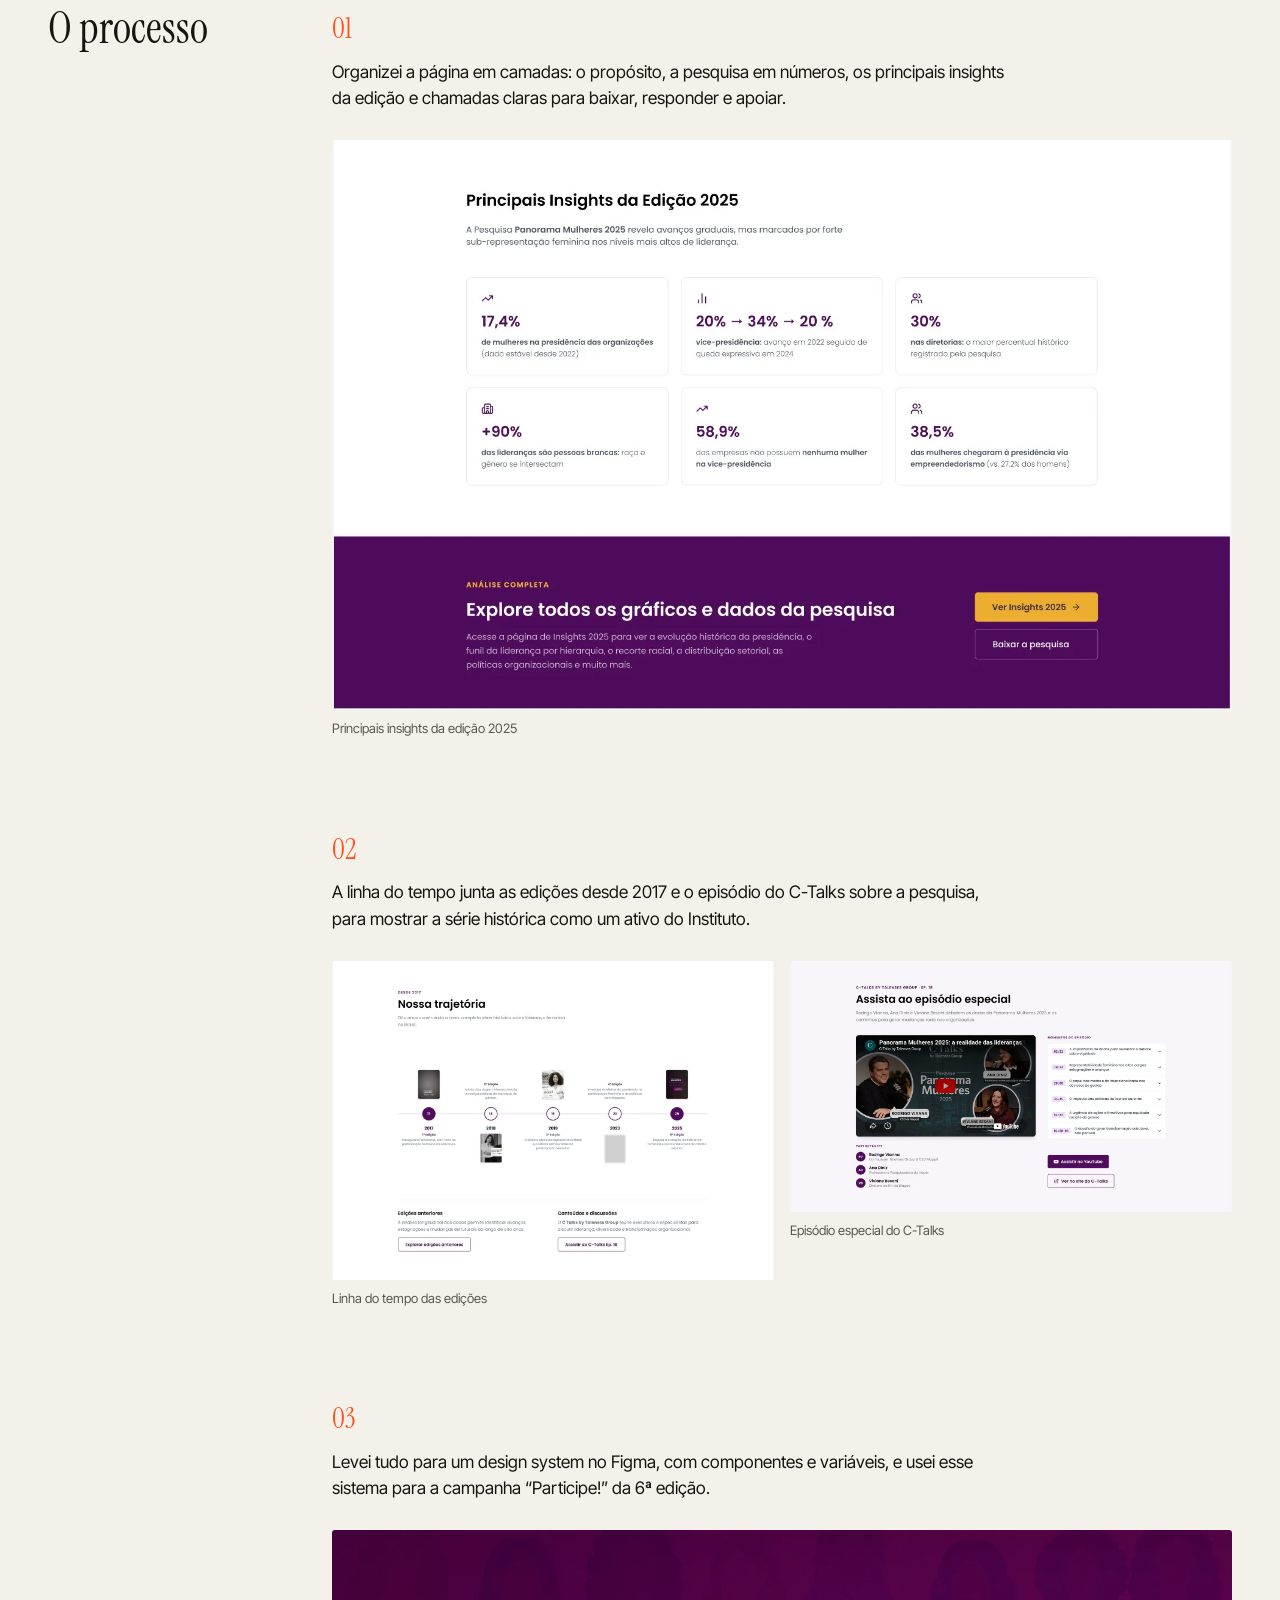
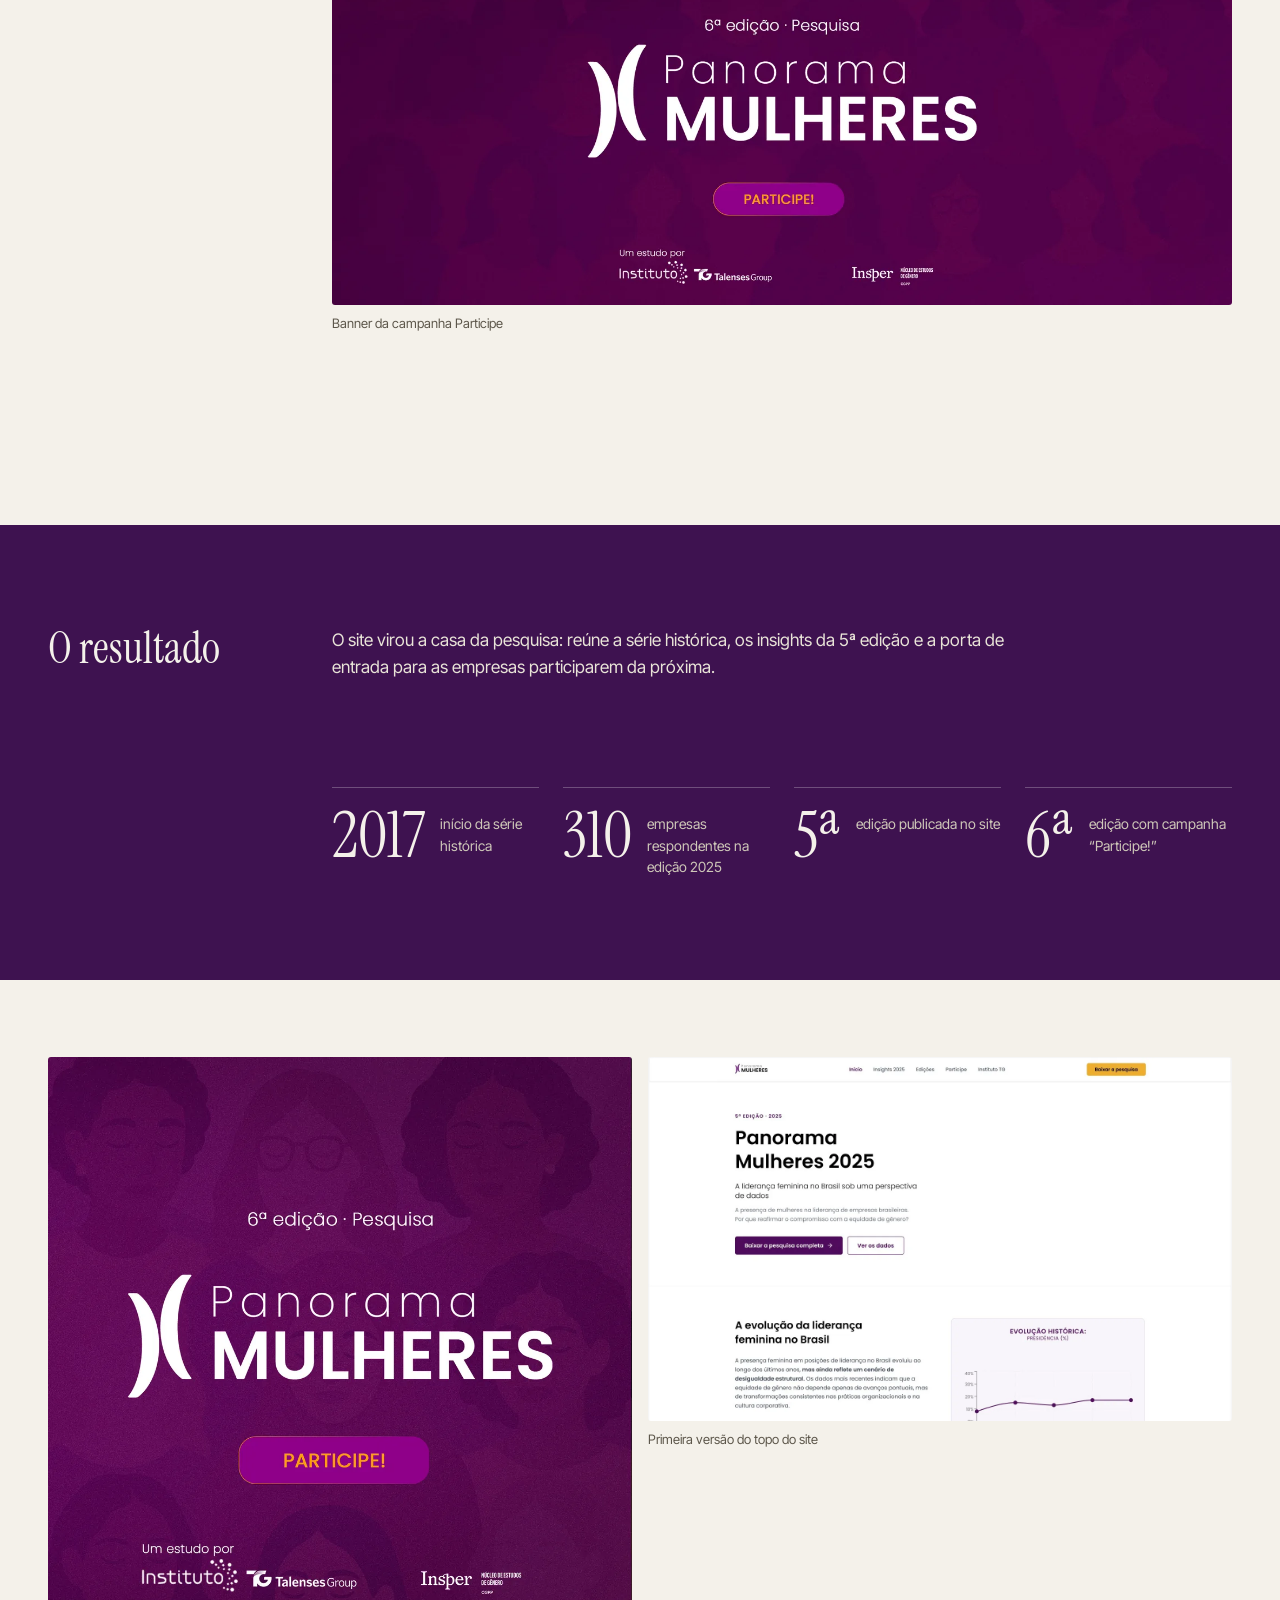
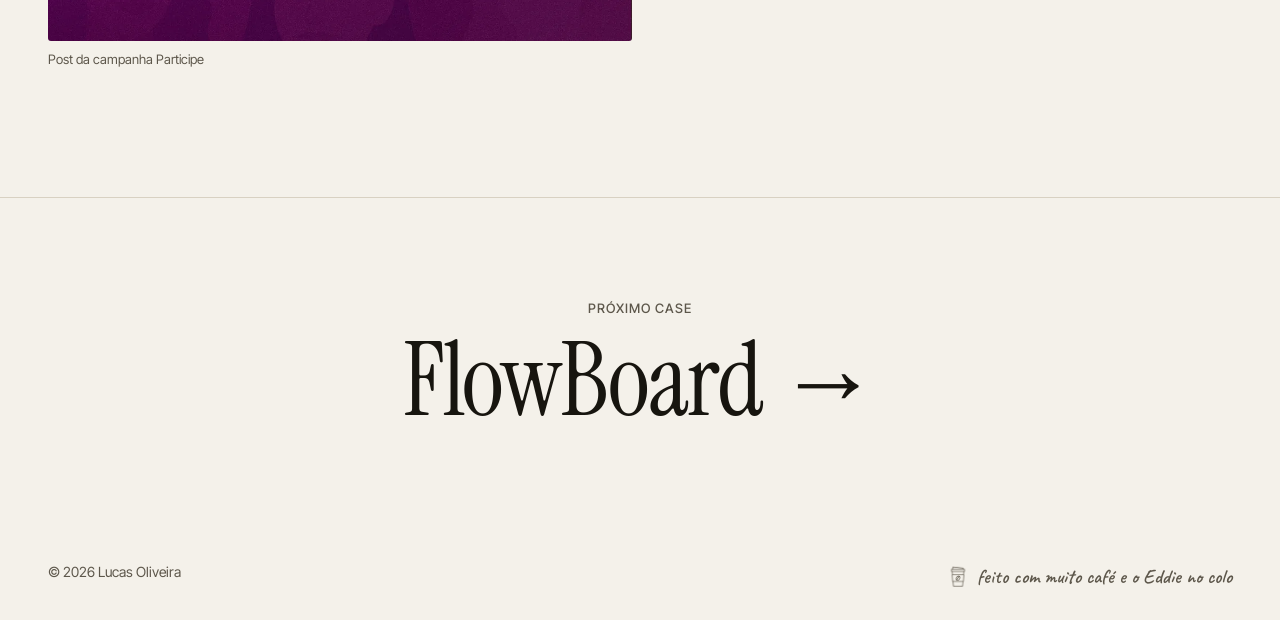
<file: cases/panorama-mulheres.html>
<!doctype html>
<html lang="pt-BR">
<head>
<meta charset="utf-8">
<meta name="viewport" content="width=device-width, initial-scale=1">
<title>Panorama Mulheres · Lucas Oliveira</title>
<meta name="description" content="Site da pesquisa que acompanha a liderança feminina no Brasil desde 2017. Organizei dados, insights e as edições numa experiência clara. Também criei o des">
<link rel="canonical" href="https://lukeoliveira27.github.io/portfolio/cases/panorama-mulheres.html">
<link rel="alternate" hreflang="pt-BR" href="https://lukeoliveira27.github.io/portfolio/cases/panorama-mulheres.html">
<link rel="alternate" hreflang="en" href="https://lukeoliveira27.github.io/portfolio/en/cases/panorama-mulheres.html">
<meta property="og:type" content="website">
<meta property="og:title" content="Panorama Mulheres · Lucas Oliveira">
<meta property="og:description" content="Site da pesquisa que acompanha a liderança feminina no Brasil desde 2017. Organizei dados, insights e as edições numa experiência clara. Também criei o des">
<meta property="og:url" content="https://lukeoliveira27.github.io/portfolio/cases/panorama-mulheres.html">
<meta property="og:image" content="https://lukeoliveira27.github.io/portfolio/assets/img/og.jpg">
<meta property="og:image:width" content="1200">
<meta property="og:image:height" content="630">
<meta name="twitter:card" content="summary_large_image">
<link rel="icon" href="../assets/img/favicon.svg" type="image/svg+xml">
<link rel="preconnect" href="https://fonts.googleapis.com">
<link rel="preconnect" href="https://fonts.gstatic.com" crossorigin>
<link href="https://fonts.googleapis.com/css2?family=Instrument+Serif:ital@0;1&family=Inter+Tight:wght@400;500;600&family=Caveat:wght@500;600&display=swap" rel="stylesheet">
<link rel="stylesheet" href="../styles.css">

</head>
<body class="page-case page-case--panorama">
<header class="nav">
  <a href="../#topo" class="nav__name">Lucas Oliveira</a>
  <nav aria-label="Principal">
    <a href="../#trabalhos">Trabalhos</a>
    <a href="../#motion">Motion</a>
    <a href="../#sobre">Sobre</a>
    <a class="nav__lang" href="../en/cases/panorama-mulheres.html" hreflang="en" lang="en">EN</a>
    <a href="../#contato" class="nav__cta">Vamos conversar</a>
  </nav>
</header>

<main id="topo">
  <header class="ch wrap">
    <a class="ch__back" href="../#trabalhos">← Todos os trabalhos</a>
    <p class="eyebrow">Instituto Talenses Group × Insper · 2025–2026</p>
    <h1 class="ch__title">Panorama Mulheres</h1>
    <p class="ch__lead">Site da pesquisa que acompanha a liderança feminina no Brasil desde 2017. Organizei dados, insights e as edições numa experiência clara. Também criei o design system e a campanha “Participe!” da 6ª edição.</p>
    <dl class="ch__meta">
      <div><dt>Meu papel</dt><dd>Web design, design system e campanha</dd></div>
      <div><dt>Entregas</dt><dd>Site institucional, página de insights, linha do tempo das edições, design system, banner e posts</dd></div>
      <div><dt>Ferramentas</dt><dd>Figma · Photoshop · Illustrator</dd></div>
    </dl>
    <a class="link" href="https://panoramamulheres.com/" target="_blank" rel="noopener">Ver site no ar ↗</a>
  </header>

  <figure class="ch__cover zoom"><img src="../assets/img/pm-site-old.webp" alt="Topo do site Panorama Mulheres" loading="lazy" width="1600" height="695" loading="eager"></figure>

  <section class="wrap cs">
    <h2 class="cs__h">O desafio</h2>
    <div class="cs__body"><p>O Panorama Mulheres é uma pesquisa do Instituto Talenses Group com o Núcleo de Estudos de Gênero do Insper. Os dados são ricos, mas estavam espalhados em PDFs e e-books de várias edições.</p><p>O site precisava contar a história da pesquisa, destacar os números certos e convidar empresas a responder e apoiar.</p></div>
  </section>

  <section class="wrap cs">
    <h2 class="cs__h">O processo</h2>
    <div class="cs__body cs__body--wide">
      <div class="step">
        <div class="step__text"><span class="step__n">01</span><p>Organizei a página em camadas: o propósito, a pesquisa em números, os principais insights da edição e chamadas claras para baixar, responder e apoiar.</p></div>
        <div class="cf-grid"><figure class="cf cf--wide zoom"><img src="../assets/img/pm-insights.webp" alt="Principais insights da edição 2025" loading="lazy" width="1476" height="935"><figcaption>Principais insights da edição 2025</figcaption></figure></div>
      </div>
      <div class="step">
        <div class="step__text"><span class="step__n">02</span><p>A linha do tempo junta as edições desde 2017 e o episódio do C-Talks sobre a pesquisa, para mostrar a série histórica como um ativo do Instituto.</p></div>
        <div class="cf-grid"><figure class="cf cf--half zoom"><img src="../assets/img/pm-edicoes.webp" alt="Linha do tempo das edições" loading="lazy" width="1476" height="1064"><figcaption>Linha do tempo das edições</figcaption></figure><figure class="cf cf--half zoom"><img src="../assets/img/pm-ctalks2.webp" alt="Episódio especial do C-Talks" loading="lazy" width="1476" height="837"><figcaption>Episódio especial do C-Talks</figcaption></figure></div>
      </div>
      <div class="step">
        <div class="step__text"><span class="step__n">03</span><p>Levei tudo para um design system no Figma, com componentes e variáveis, e usei esse sistema para a campanha “Participe!” da 6ª edição.</p></div>
        <div class="cf-grid"><figure class="cf cf--wide zoom"><img src="../assets/img/pm-participe-1.webp" alt="Banner da campanha Participe" loading="lazy" width="1600" height="666"><figcaption>Banner da campanha Participe</figcaption></figure></div>
      </div>
    </div>
  </section>

  <section class="cs-result">
    <div class="wrap">
      <h2 class="cs__h">O resultado</h2>
      <div class="cs__body"><p>O site virou a casa da pesquisa: reúne a série histórica, os insights da 5ª edição e a porta de entrada para as empresas participarem da próxima.</p></div>
      <ul class="facts"><li><b>2017</b><span>início da série histórica</span></li><li><b>310</b><span>empresas respondentes na edição 2025</span></li><li><b>5ª</b><span>edição publicada no site</span></li><li><b>6ª</b><span>edição com campanha “Participe!”</span></li></ul>
    </div>
  </section>

  <section class="wrap cs cs--gallery">
    <div class="cf-grid"><figure class="cf cf--half zoom"><img src="../assets/img/pm-participe-2.webp" alt="Post da campanha Participe" loading="lazy" width="1080" height="1080"><figcaption>Post da campanha Participe</figcaption></figure><figure class="cf cf--half zoom"><img src="../assets/img/pm-hero.webp" alt="Primeira versão do topo do site" loading="lazy" width="1476" height="920"><figcaption>Primeira versão do topo do site</figcaption></figure></div>
  </section>


  <a class="next" href="flowboard.html">
    <span class="eyebrow">Próximo case</span>
    <span class="next__title">FlowBoard <span aria-hidden="true">→</span></span>
  </a>
</main>

<footer class="foot wrap">
  <span>© 2026 Lucas Oliveira</span>
  <span class="hand foot__made"><i class="ico" style="-webkit-mask-image:url(../assets/icons/cafe.png);mask-image:url(../assets/icons/cafe.png)" aria-hidden="true"></i>feito com muito café e o Eddie no colo</span>
</footer>

<dialog class="lightbox" aria-label="Ampliar">
  <button class="lightbox__close" aria-label="Fechar">×</button>
  <img alt="">
</dialog>

<script>window.I18N = { pause: "Pausar vídeo", play: "Tocar vídeo", zoom: "Ampliar", swipe: "deslize para ver mais" };</script>
<script src="../main.js"></script>
</body>
</html>
</file>
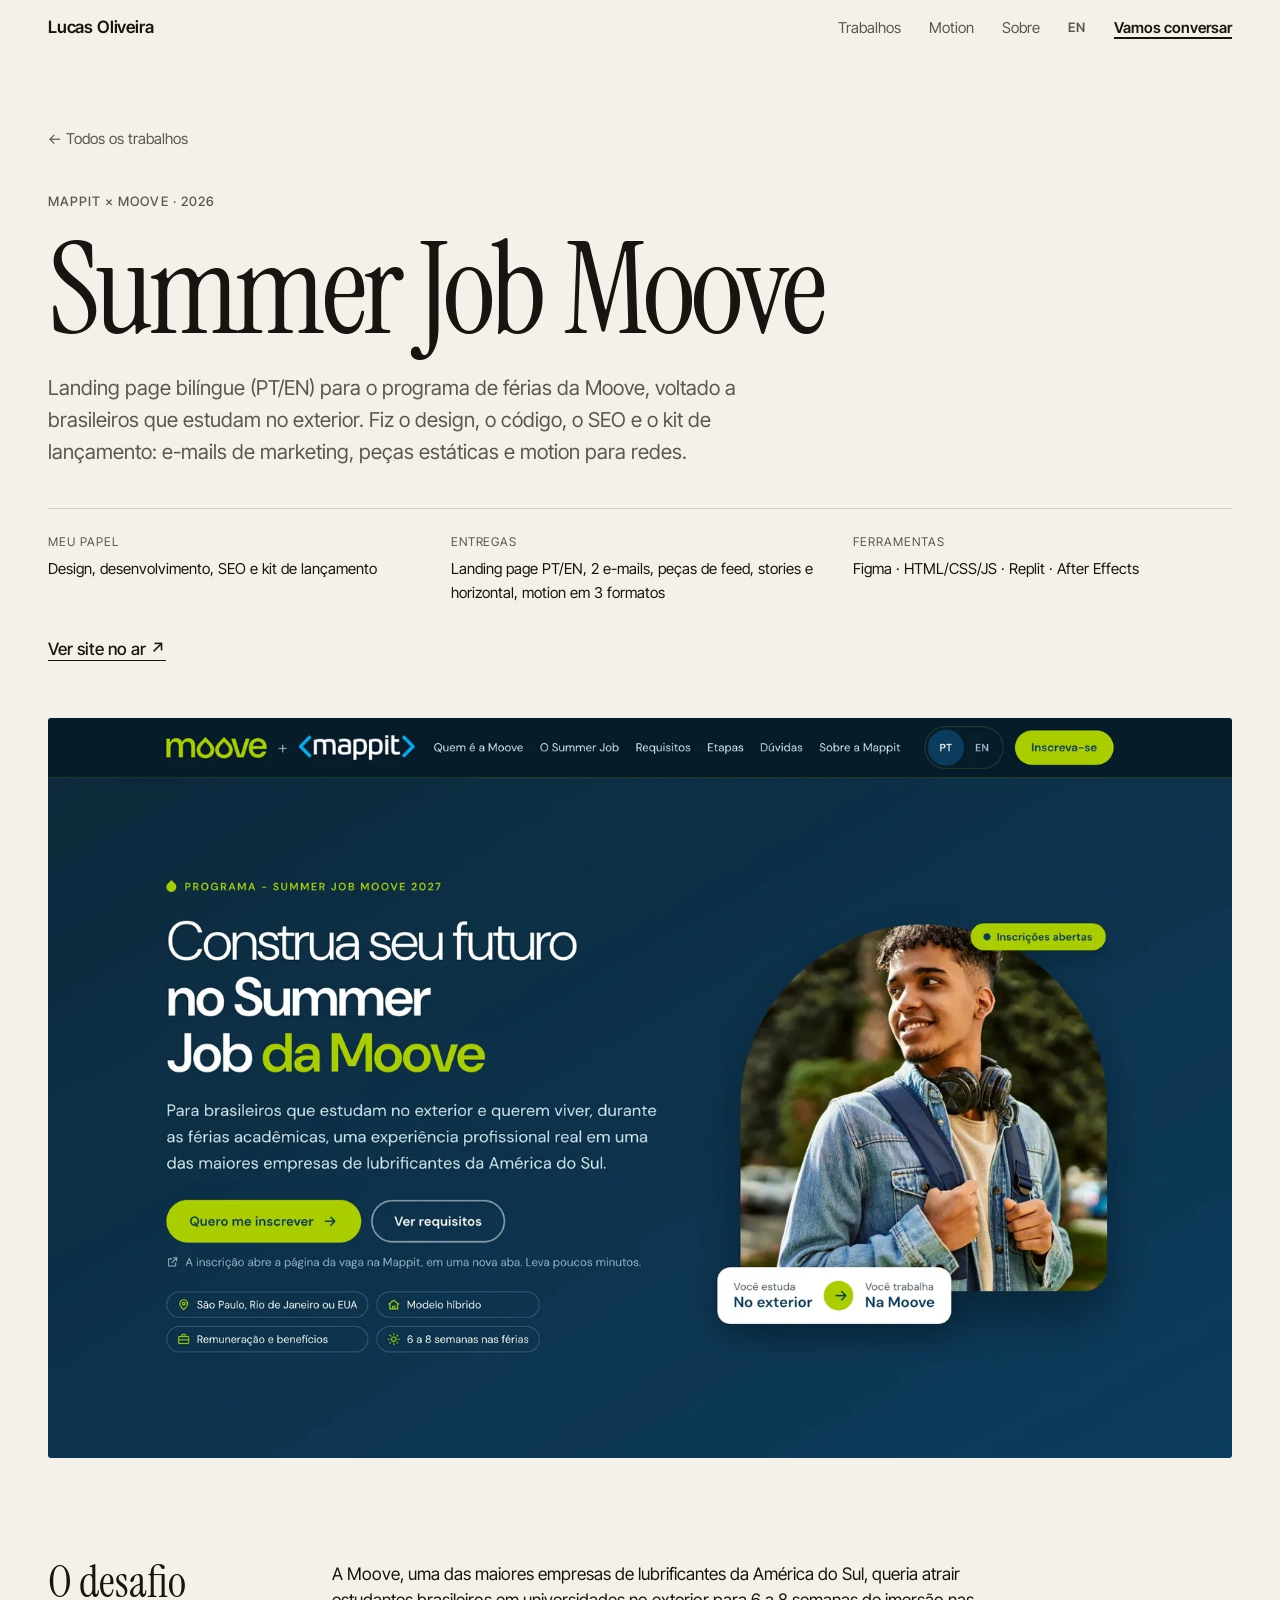
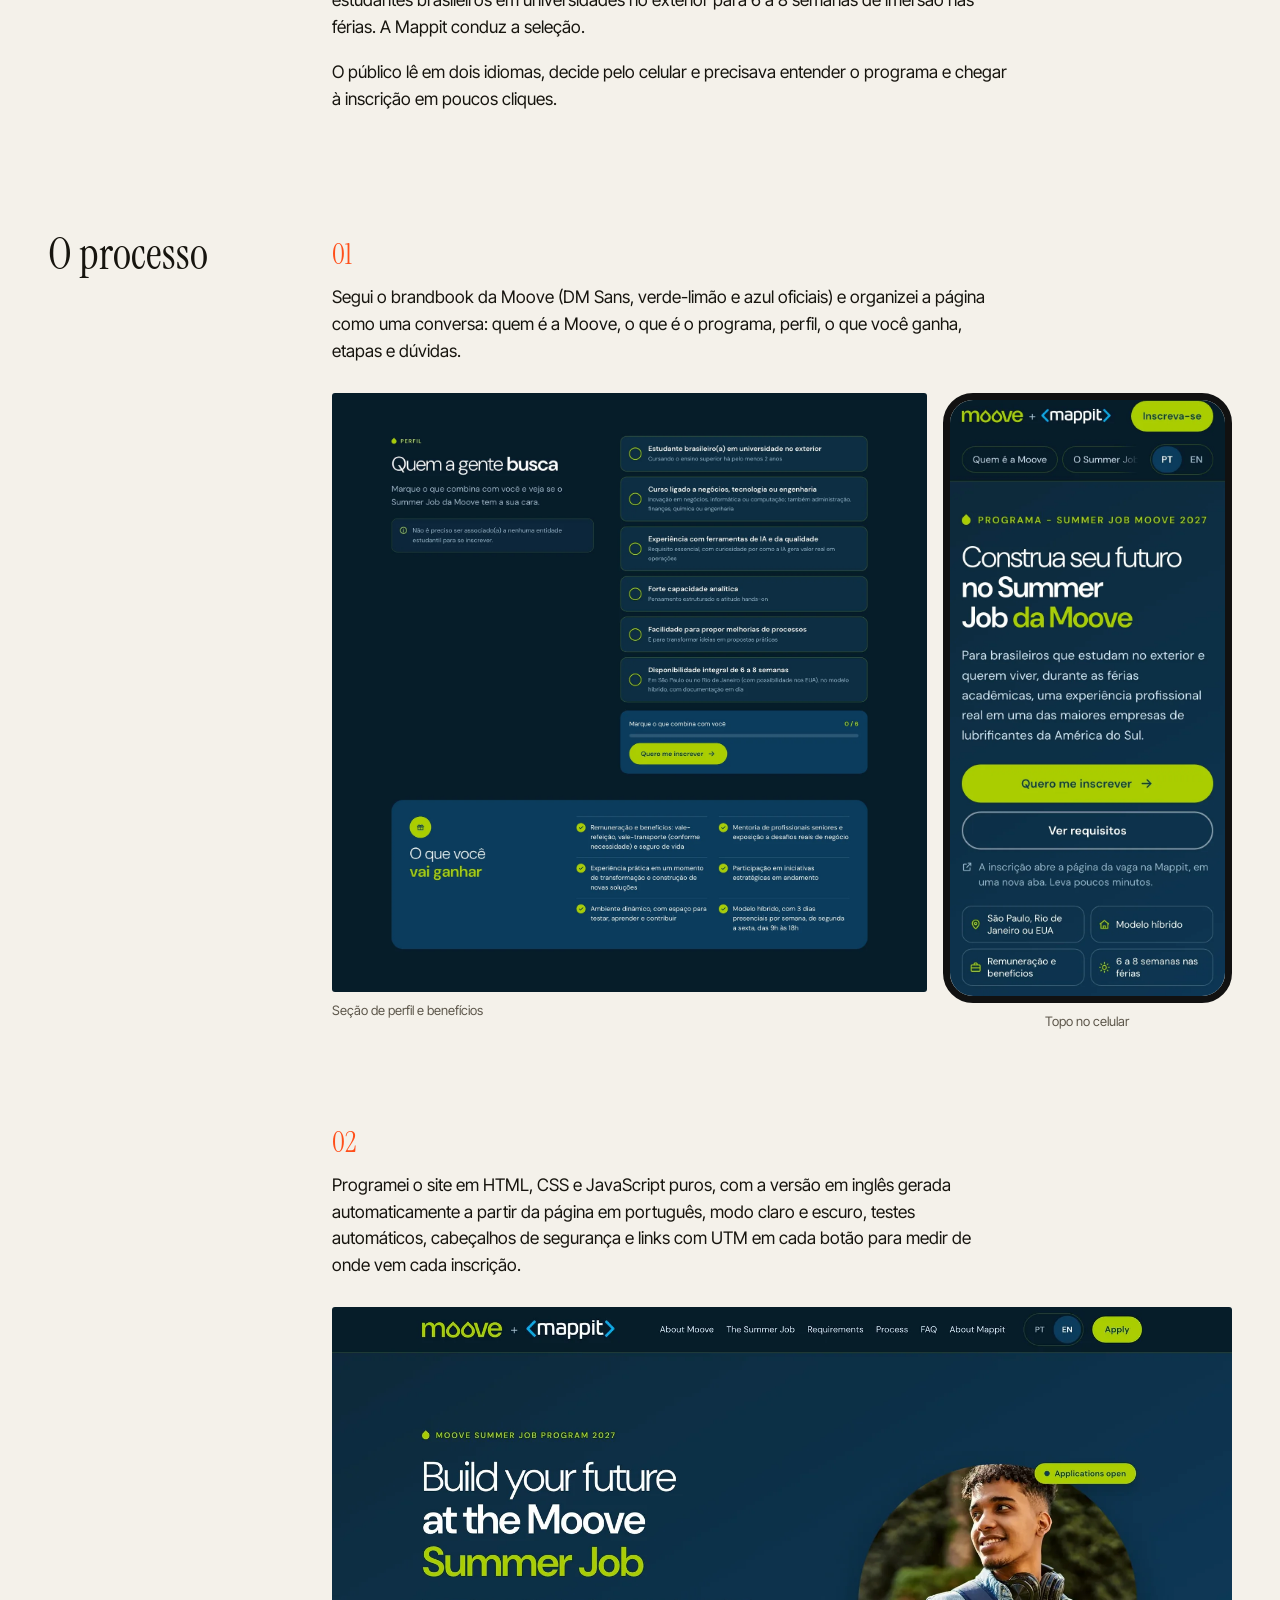
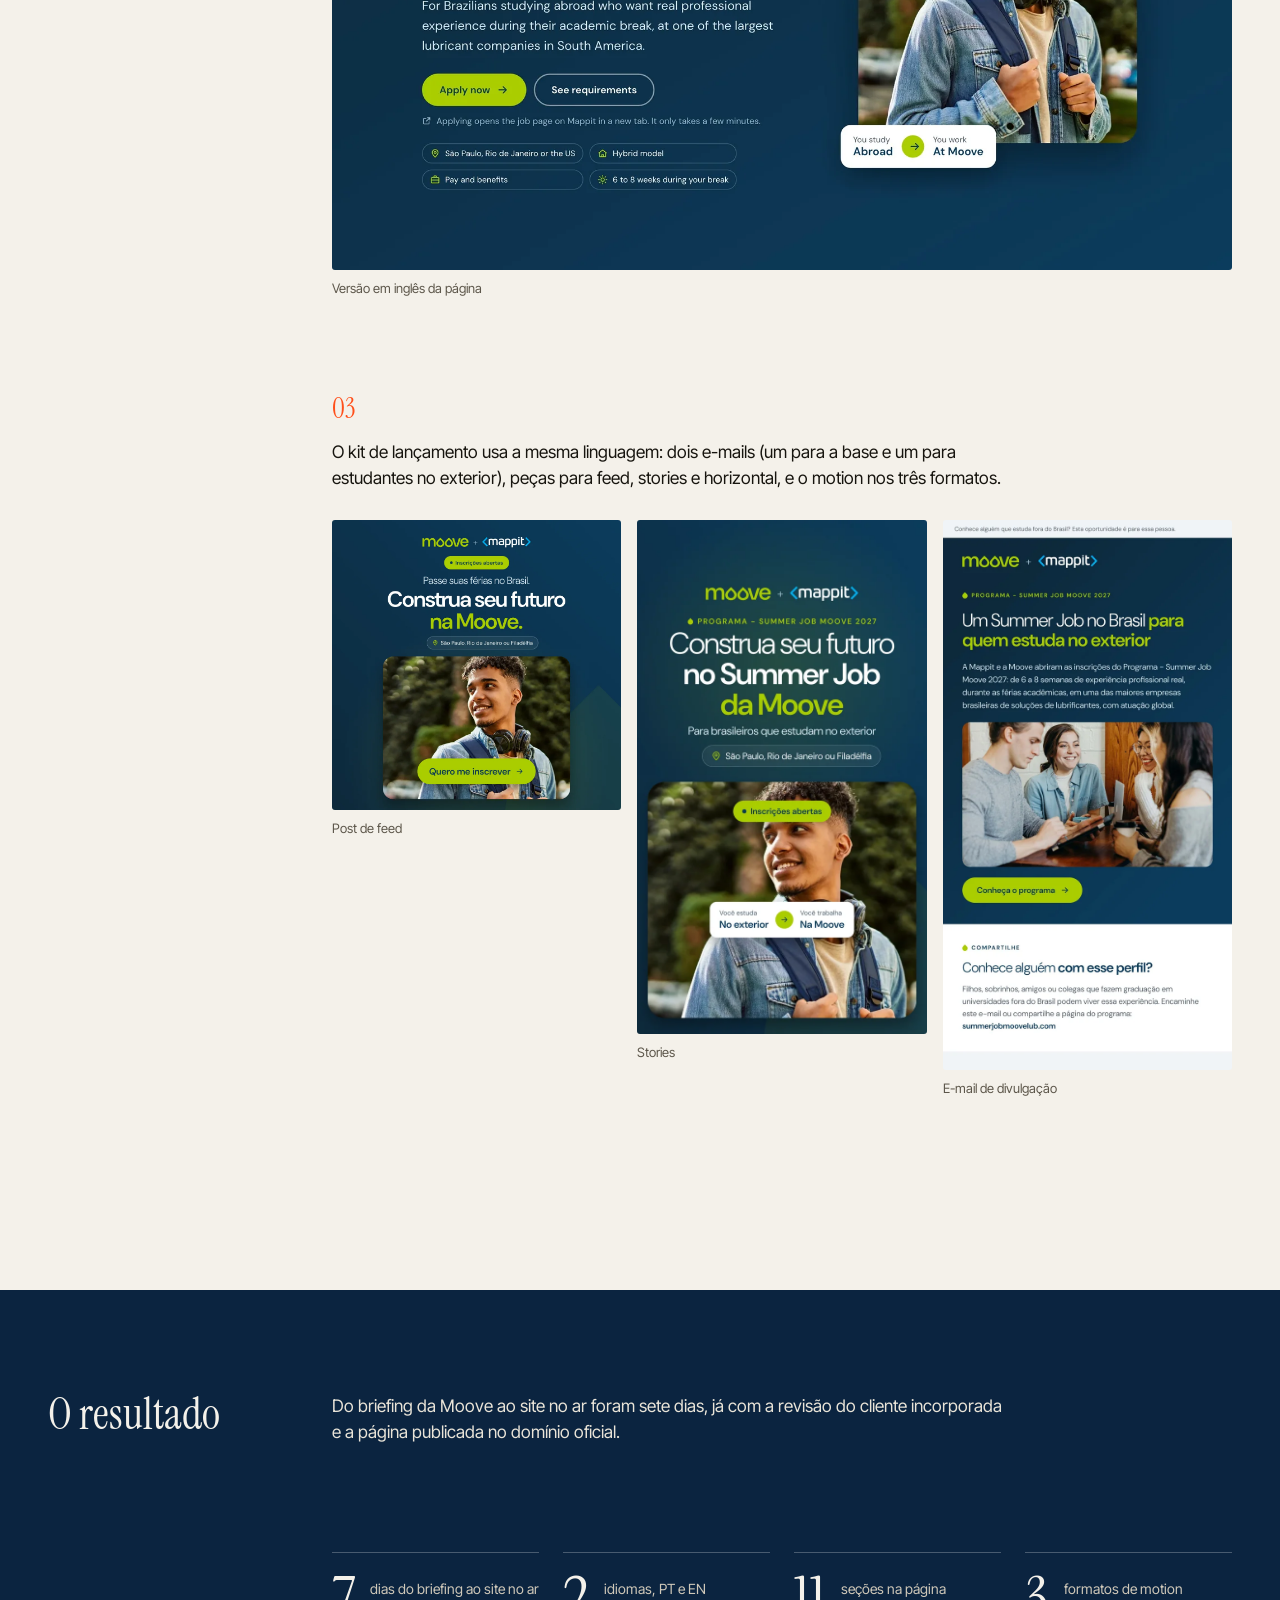
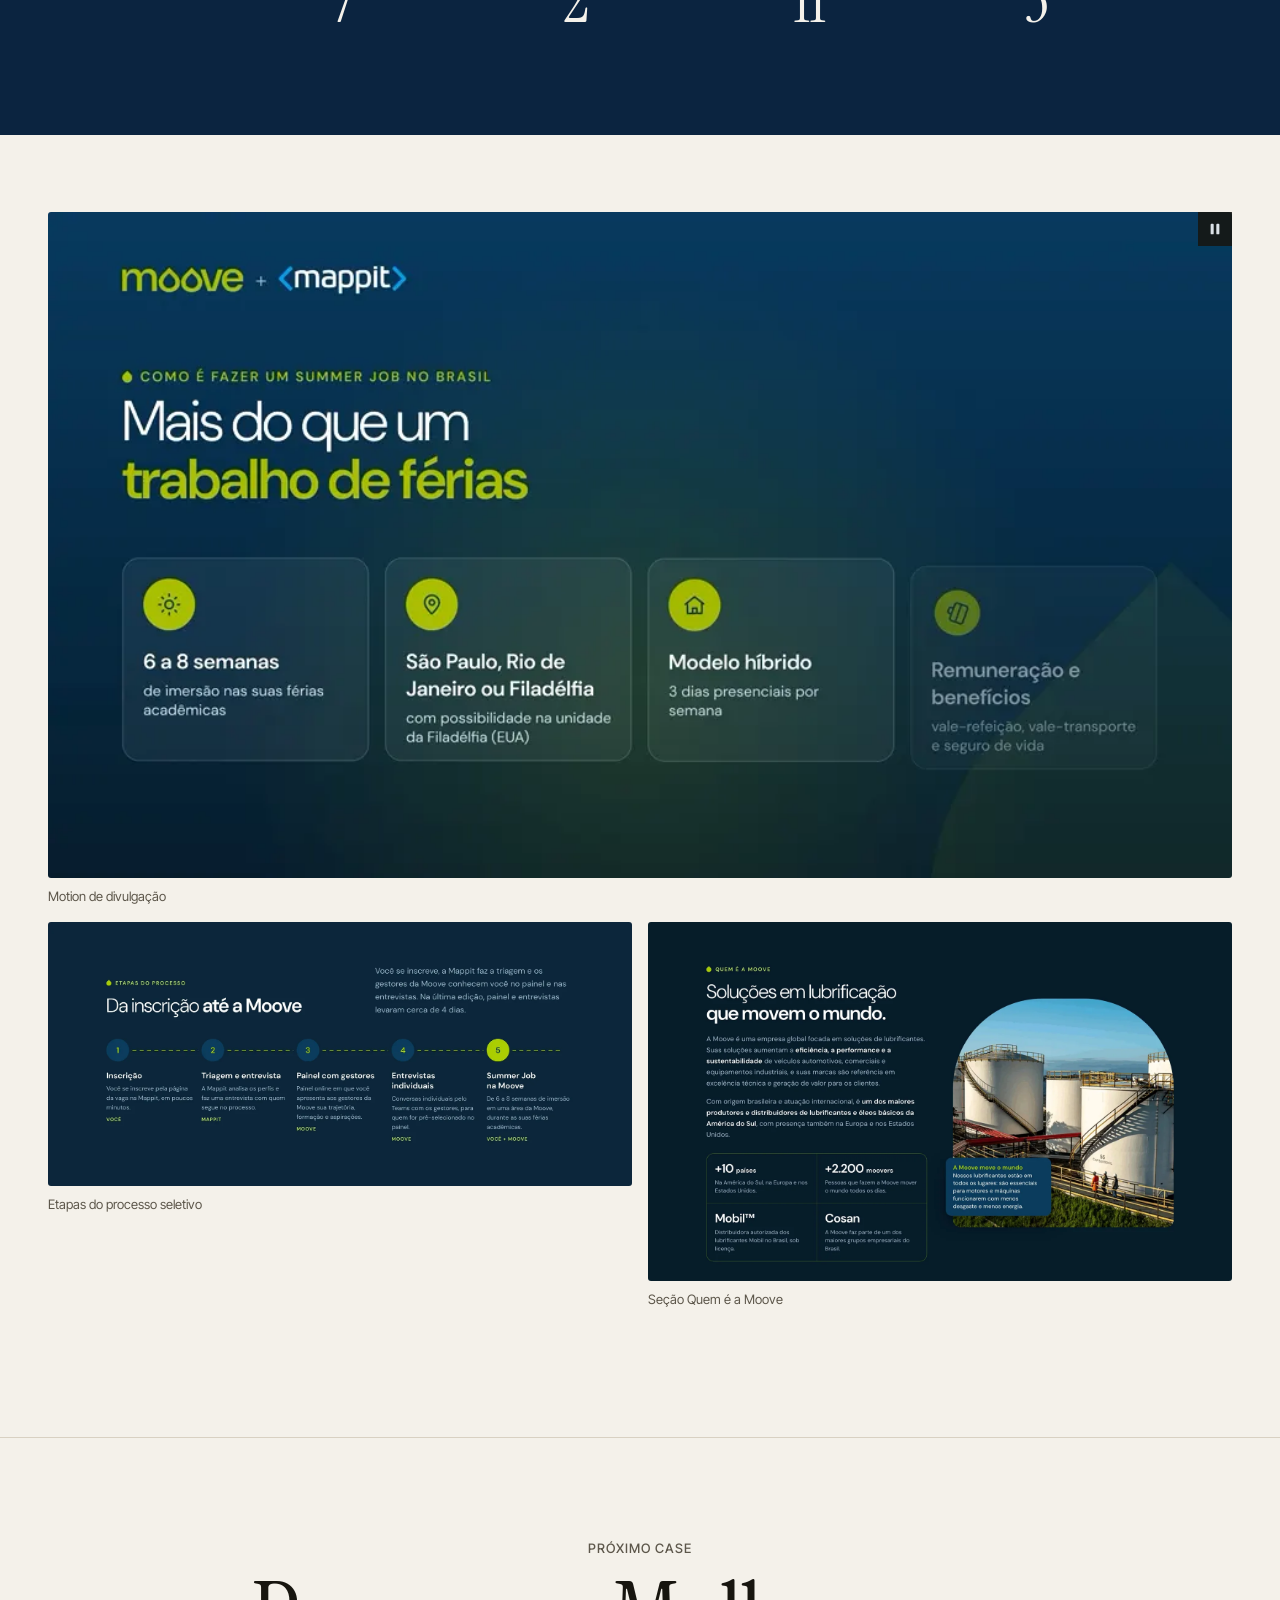
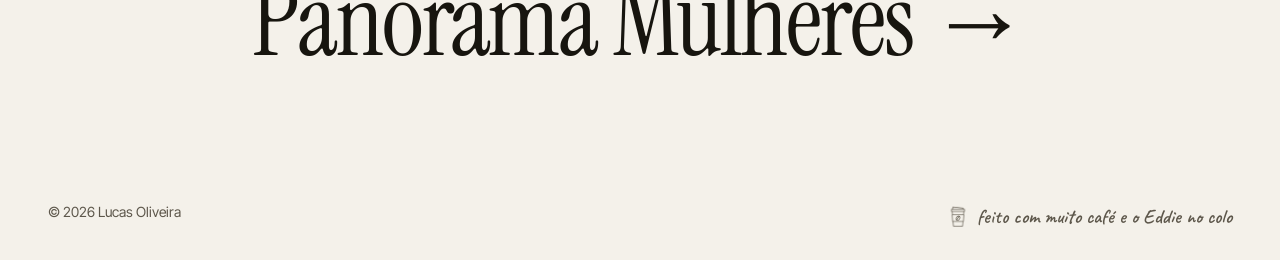
<file: cases/summer-job-moove.html>
<!doctype html>
<html lang="pt-BR">
<head>
<meta charset="utf-8">
<meta name="viewport" content="width=device-width, initial-scale=1">
<title>Summer Job Moove · Lucas Oliveira</title>
<meta name="description" content="Landing page bilíngue (PT/EN) para o programa de férias da Moove, voltado a brasileiros que estudam no exterior. Fiz o design, o código, o SEO e o kit de l">
<link rel="canonical" href="https://lukeoliveira27.github.io/portfolio/cases/summer-job-moove.html">
<link rel="alternate" hreflang="pt-BR" href="https://lukeoliveira27.github.io/portfolio/cases/summer-job-moove.html">
<link rel="alternate" hreflang="en" href="https://lukeoliveira27.github.io/portfolio/en/cases/summer-job-moove.html">
<meta property="og:type" content="website">
<meta property="og:title" content="Summer Job Moove · Lucas Oliveira">
<meta property="og:description" content="Landing page bilíngue (PT/EN) para o programa de férias da Moove, voltado a brasileiros que estudam no exterior. Fiz o design, o código, o SEO e o kit de l">
<meta property="og:url" content="https://lukeoliveira27.github.io/portfolio/cases/summer-job-moove.html">
<meta property="og:image" content="https://lukeoliveira27.github.io/portfolio/assets/img/og.jpg">
<meta property="og:image:width" content="1200">
<meta property="og:image:height" content="630">
<meta name="twitter:card" content="summary_large_image">
<link rel="icon" href="../assets/img/favicon.svg" type="image/svg+xml">
<link rel="preconnect" href="https://fonts.googleapis.com">
<link rel="preconnect" href="https://fonts.gstatic.com" crossorigin>
<link href="https://fonts.googleapis.com/css2?family=Instrument+Serif:ital@0;1&family=Inter+Tight:wght@400;500;600&family=Caveat:wght@500;600&display=swap" rel="stylesheet">
<link rel="stylesheet" href="../styles.css">

</head>
<body class="page-case page-case--moove">
<header class="nav">
  <a href="../#topo" class="nav__name">Lucas Oliveira</a>
  <nav aria-label="Principal">
    <a href="../#trabalhos">Trabalhos</a>
    <a href="../#motion">Motion</a>
    <a href="../#sobre">Sobre</a>
    <a class="nav__lang" href="../en/cases/summer-job-moove.html" hreflang="en" lang="en">EN</a>
    <a href="../#contato" class="nav__cta">Vamos conversar</a>
  </nav>
</header>

<main id="topo">
  <header class="ch wrap">
    <a class="ch__back" href="../#trabalhos">← Todos os trabalhos</a>
    <p class="eyebrow">Mappit × Moove · 2026</p>
    <h1 class="ch__title">Summer Job Moove</h1>
    <p class="ch__lead">Landing page bilíngue (PT/EN) para o programa de férias da Moove, voltado a brasileiros que estudam no exterior. Fiz o design, o código, o SEO e o kit de lançamento: e-mails de marketing, peças estáticas e motion para redes.</p>
    <dl class="ch__meta">
      <div><dt>Meu papel</dt><dd>Design, desenvolvimento, SEO e kit de lançamento</dd></div>
      <div><dt>Entregas</dt><dd>Landing page PT/EN, 2 e-mails, peças de feed, stories e horizontal, motion em 3 formatos</dd></div>
      <div><dt>Ferramentas</dt><dd>Figma · HTML/CSS/JS · Replit · After Effects</dd></div>
    </dl>
    <a class="link" href="https://summerjobmoovelub.com/" target="_blank" rel="noopener">Ver site no ar ↗</a>
  </header>

  <figure class="ch__cover zoom"><img src="../assets/img/moove-lp-topo.webp" alt="Topo da landing page no computador" loading="lazy" width="1600" height="1000" loading="eager"></figure>

  <section class="wrap cs">
    <h2 class="cs__h">O desafio</h2>
    <div class="cs__body"><p>A Moove, uma das maiores empresas de lubrificantes da América do Sul, queria atrair estudantes brasileiros em universidades no exterior para 6 a 8 semanas de imersão nas férias. A Mappit conduz a seleção.</p><p>O público lê em dois idiomas, decide pelo celular e precisava entender o programa e chegar à inscrição em poucos cliques.</p></div>
  </section>

  <section class="wrap cs">
    <h2 class="cs__h">O processo</h2>
    <div class="cs__body cs__body--wide">
      <div class="step">
        <div class="step__text"><span class="step__n">01</span><p>Segui o brandbook da Moove (DM Sans, verde-limão e azul oficiais) e organizei a página como uma conversa: quem é a Moove, o que é o programa, perfil, o que você ganha, etapas e dúvidas.</p></div>
        <div class="cf-grid"><figure class="cf cf--two zoom"><img src="../assets/img/moove-lp-07.webp" alt="Seção de perfil e benefícios" loading="lazy" width="1600" height="1613"><figcaption>Seção de perfil e benefícios</figcaption></figure><figure class="cf cf--phone zoom"><img src="../assets/img/moove-lp-mobile.webp" alt="Topo no celular" loading="lazy" width="750" height="1624"><figcaption>Topo no celular</figcaption></figure></div>
      </div>
      <div class="step">
        <div class="step__text"><span class="step__n">02</span><p>Programei o site em HTML, CSS e JavaScript puros, com a versão em inglês gerada automaticamente a partir da página em português, modo claro e escuro, testes automáticos, cabeçalhos de segurança e links com UTM em cada botão para medir de onde vem cada inscrição.</p></div>
        <div class="cf-grid"><figure class="cf cf--wide zoom"><img src="../assets/img/moove-lp-en.webp" alt="Versão em inglês da página" loading="lazy" width="1600" height="1000"><figcaption>Versão em inglês da página</figcaption></figure></div>
      </div>
      <div class="step">
        <div class="step__text"><span class="step__n">03</span><p>O kit de lançamento usa a mesma linguagem: dois e-mails (um para a base e um para estudantes no exterior), peças para feed, stories e horizontal, e o motion nos três formatos.</p></div>
        <div class="cf-grid"><figure class="cf cf--third zoom"><img src="../assets/img/moove-feed.webp" alt="Post de feed" loading="lazy" width="1080" height="1080"><figcaption>Post de feed</figcaption></figure><figure class="cf cf--third zoom"><img src="../assets/img/moove-stories.webp" alt="Stories" loading="lazy" width="600" height="1066"><figcaption>Stories</figcaption></figure><figure class="cf cf--third zoom"><img src="../assets/img/moove-email.webp" alt="E-mail de divulgação" loading="lazy" width="700" height="1330"><figcaption>E-mail de divulgação</figcaption></figure></div>
      </div>
    </div>
  </section>

  <section class="cs-result">
    <div class="wrap">
      <h2 class="cs__h">O resultado</h2>
      <div class="cs__body"><p>Do briefing da Moove ao site no ar foram sete dias, já com a revisão do cliente incorporada e a página publicada no domínio oficial.</p></div>
      <ul class="facts"><li><b>7</b><span>dias do briefing ao site no ar</span></li><li><b>2</b><span>idiomas, PT e EN</span></li><li><b>11</b><span>seções na página</span></li><li><b>3</b><span>formatos de motion</span></li></ul>
    </div>
  </section>

  <section class="wrap cs cs--gallery">
    <div class="cf-grid"><figure class="cf cf--wide cf--video"><video src="../assets/video/moove-motion.mp4" poster="../assets/img/poster-moove-motion.webp" muted loop playsinline preload="none" aria-label="Motion de divulgação"></video><figcaption>Motion de divulgação</figcaption></figure><figure class="cf cf--half zoom"><img src="../assets/img/moove-lp-08.webp" alt="Etapas do processo seletivo" loading="lazy" width="1600" height="723"><figcaption>Etapas do processo seletivo</figcaption></figure><figure class="cf cf--half zoom"><img src="../assets/img/moove-lp-02.webp" alt="Seção Quem é a Moove" loading="lazy" width="1600" height="982"><figcaption>Seção Quem é a Moove</figcaption></figure></div>
  </section>


  <a class="next" href="panorama-mulheres.html">
    <span class="eyebrow">Próximo case</span>
    <span class="next__title">Panorama Mulheres <span aria-hidden="true">→</span></span>
  </a>
</main>

<footer class="foot wrap">
  <span>© 2026 Lucas Oliveira</span>
  <span class="hand foot__made"><i class="ico" style="-webkit-mask-image:url(../assets/icons/cafe.png);mask-image:url(../assets/icons/cafe.png)" aria-hidden="true"></i>feito com muito café e o Eddie no colo</span>
</footer>

<dialog class="lightbox" aria-label="Ampliar">
  <button class="lightbox__close" aria-label="Fechar">×</button>
  <img alt="">
</dialog>

<script>window.I18N = { pause: "Pausar vídeo", play: "Tocar vídeo", zoom: "Ampliar", swipe: "deslize para ver mais" };</script>
<script src="../main.js"></script>
</body>
</html>
</file>
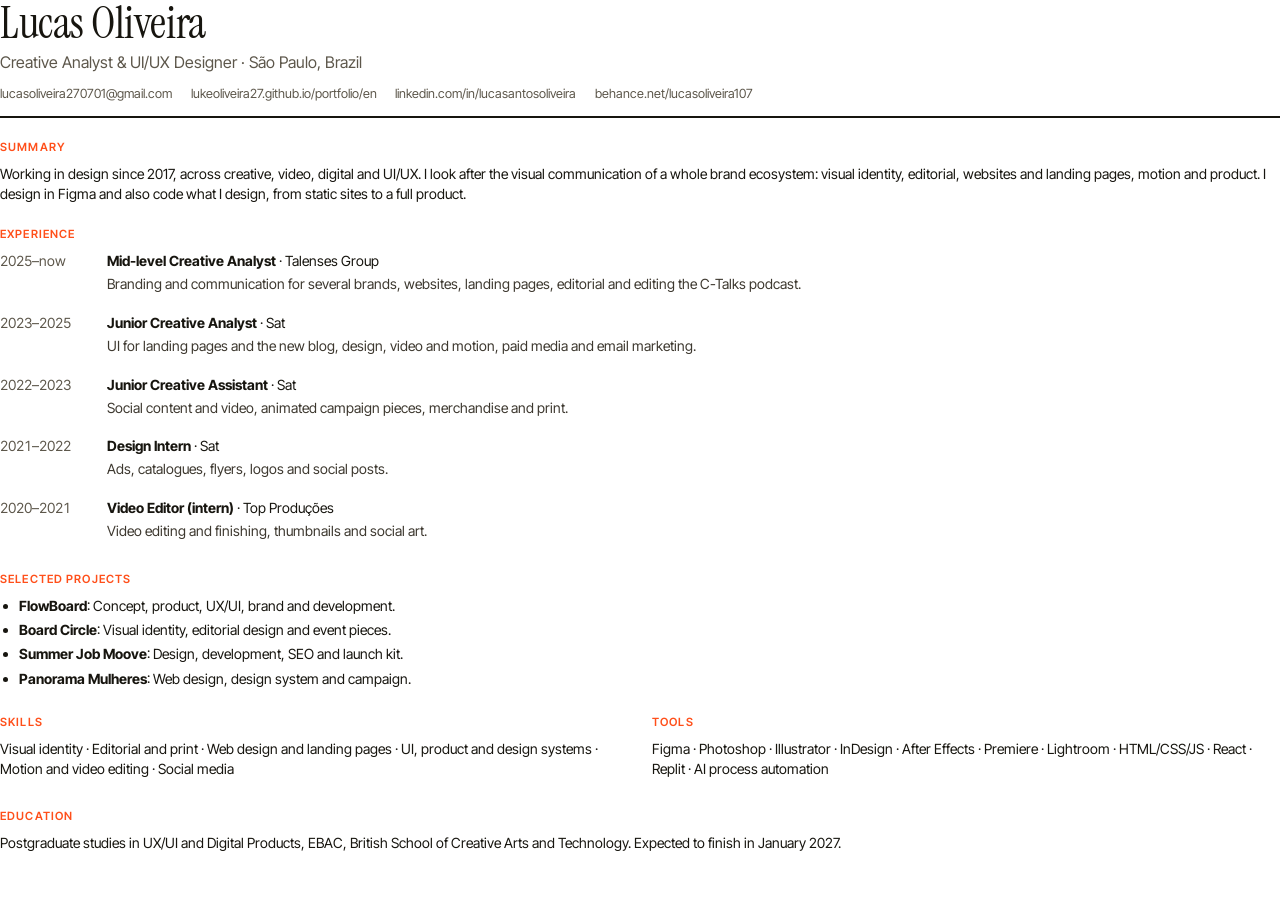
<file: tools/cv-en.html>
<!doctype html>
<html lang="en"><head><meta charset="utf-8">
<title>Résumé · Lucas Oliveira</title>
<style>
@page { size: A4; margin: 16mm 16mm; }
body { font: 10.5pt/1.45 "Inter Tight", -apple-system, Helvetica, sans-serif; color: #17150f; margin: 0; }
h1 { font: 400 34pt/1 "Instrument Serif", Georgia, serif; margin: 0 0 4pt; letter-spacing: -.01em; }
h2 { font: 600 8.5pt/1 "Inter Tight", sans-serif; text-transform: uppercase; letter-spacing: .1em; color: #ff4f1a; margin: 18pt 0 8pt; }
.sub { color: #5d574b; font-size: 12pt; margin: 0 0 8pt; }
.contact { display: flex; flex-wrap: wrap; gap: 4pt 14pt; font-size: 9.5pt; color: #5d574b; padding-bottom: 10pt; border-bottom: 1.5pt solid #17150f; }
.contact a { color: inherit; text-decoration: none; }
p { margin: 0 0 6pt; }
.cv-job { display: grid; grid-template-columns: 70pt 1fr; gap: 10pt; margin-bottom: 8pt; break-inside: avoid; }
.cv-when { color: #5d574b; font-variant-numeric: tabular-nums; }
.cv-job p { color: #3d382f; margin-top: 2pt; }
ul { margin: 0; padding-left: 14pt; } li { margin-bottom: 3pt; }
.cols { display: grid; grid-template-columns: 1fr 1fr; gap: 18pt; }
</style>
<link href="https://fonts.googleapis.com/css2?family=Instrument+Serif&family=Inter+Tight:wght@400;600&display=swap" rel="stylesheet">
</head><body>
<h1>Lucas Oliveira</h1>
<p class="sub">Creative Analyst &amp; UI/UX Designer · São Paulo, Brazil</p>
<div class="contact"><a href="mailto:lucasoliveira270701@gmail.com">lucasoliveira270701@gmail.com</a><a href="https://lukeoliveira27.github.io/portfolio/en/">lukeoliveira27.github.io/portfolio/en</a><a href="https://www.linkedin.com/in/lucasantosoliveira/">linkedin.com/in/lucasantosoliveira</a><a href="https://www.behance.net/lucasoliveira107">behance.net/lucasoliveira107</a></div>

<h2>Summary</h2>
<p>Working in design since 2017, across creative, video, digital and UI/UX. I look after the visual communication of a whole brand ecosystem: visual identity, editorial, websites and landing pages, motion and product. I design in Figma and also code what I design, from static sites to a full product.</p>

<h2>Experience</h2>
    <div class="cv-job"><div class="cv-when">2025–now</div><div><b>Mid-level Creative Analyst</b> · Talenses Group<p>Branding and communication for several brands, websites, landing pages, editorial and editing the C-Talks podcast.</p></div></div>
    <div class="cv-job"><div class="cv-when">2023–2025</div><div><b>Junior Creative Analyst</b> · Sat<p>UI for landing pages and the new blog, design, video and motion, paid media and email marketing.</p></div></div>
    <div class="cv-job"><div class="cv-when">2022–2023</div><div><b>Junior Creative Assistant</b> · Sat<p>Social content and video, animated campaign pieces, merchandise and print.</p></div></div>
    <div class="cv-job"><div class="cv-when">2021–2022</div><div><b>Design Intern</b> · Sat<p>Ads, catalogues, flyers, logos and social posts.</p></div></div>
    <div class="cv-job"><div class="cv-when">2020–2021</div><div><b>Video Editor (intern)</b> · Top Produções<p>Video editing and finishing, thumbnails and social art.</p></div></div>

<h2>Selected projects</h2>
<ul><li><b>FlowBoard</b>: Concept, product, UX/UI, brand and development.</li><li><b>Board Circle</b>: Visual identity, editorial design and event pieces.</li><li><b>Summer Job Moove</b>: Design, development, SEO and launch kit.</li><li><b>Panorama Mulheres</b>: Web design, design system and campaign.</li></ul>

<div class="cols">
  <div><h2>Skills</h2><p>Visual identity · Editorial and print · Web design and landing pages · UI, product and design systems · Motion and video editing · Social media</p></div>
  <div><h2>Tools</h2><p>Figma · Photoshop · Illustrator · InDesign · After Effects · Premiere · Lightroom · HTML/CSS/JS · React · Replit · AI process automation</p></div>
</div>

<h2>Education</h2>
<p>Postgraduate studies in UX/UI and Digital Products, EBAC, British School of Creative Arts and Technology. Expected to finish in January 2027.</p>
</body></html>
</file>
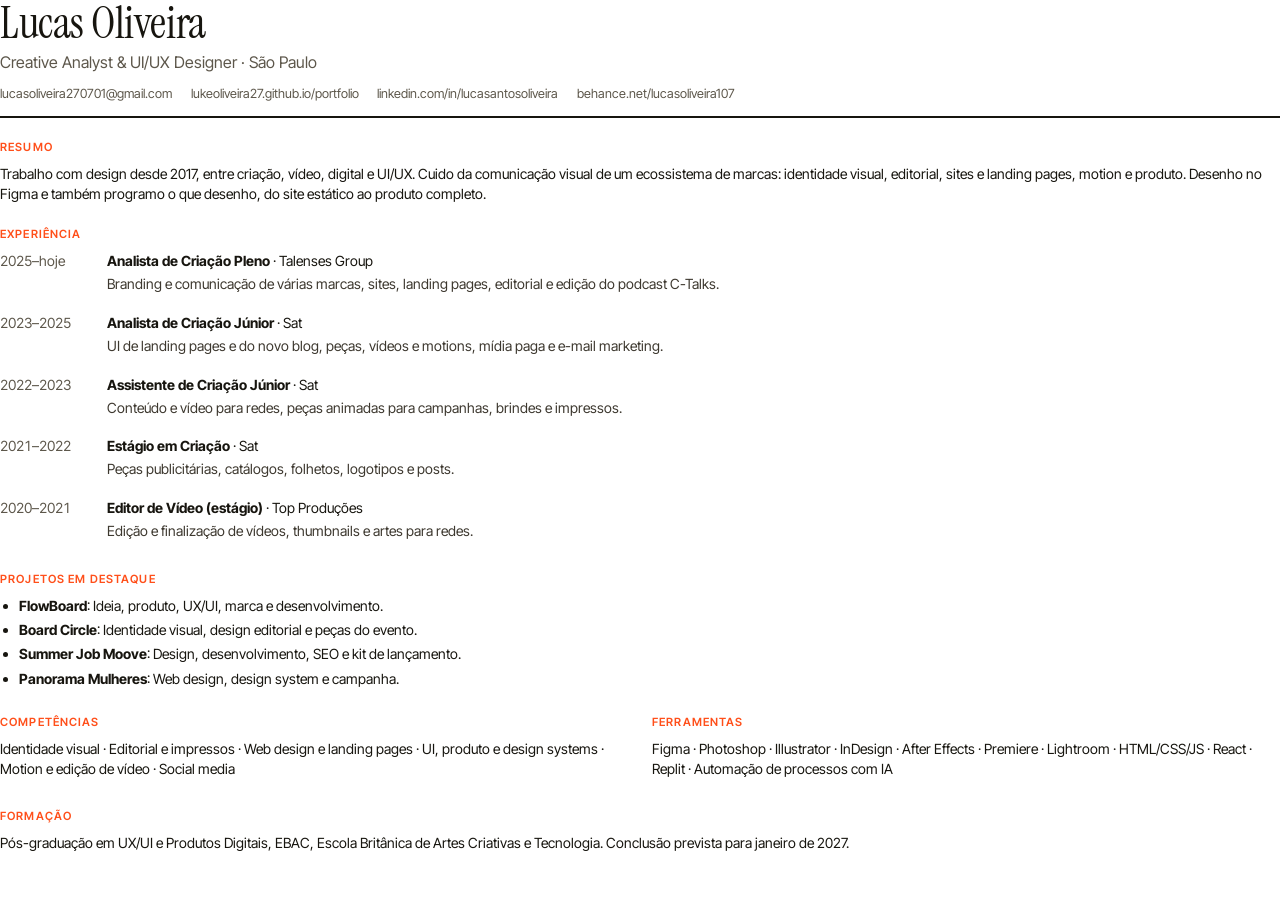
<file: tools/cv-pt.html>
<!doctype html>
<html lang="pt-BR"><head><meta charset="utf-8">
<title>Currículo · Lucas Oliveira</title>
<style>
@page { size: A4; margin: 16mm 16mm; }
body { font: 10.5pt/1.45 "Inter Tight", -apple-system, Helvetica, sans-serif; color: #17150f; margin: 0; }
h1 { font: 400 34pt/1 "Instrument Serif", Georgia, serif; margin: 0 0 4pt; letter-spacing: -.01em; }
h2 { font: 600 8.5pt/1 "Inter Tight", sans-serif; text-transform: uppercase; letter-spacing: .1em; color: #ff4f1a; margin: 18pt 0 8pt; }
.sub { color: #5d574b; font-size: 12pt; margin: 0 0 8pt; }
.contact { display: flex; flex-wrap: wrap; gap: 4pt 14pt; font-size: 9.5pt; color: #5d574b; padding-bottom: 10pt; border-bottom: 1.5pt solid #17150f; }
.contact a { color: inherit; text-decoration: none; }
p { margin: 0 0 6pt; }
.cv-job { display: grid; grid-template-columns: 70pt 1fr; gap: 10pt; margin-bottom: 8pt; break-inside: avoid; }
.cv-when { color: #5d574b; font-variant-numeric: tabular-nums; }
.cv-job p { color: #3d382f; margin-top: 2pt; }
ul { margin: 0; padding-left: 14pt; } li { margin-bottom: 3pt; }
.cols { display: grid; grid-template-columns: 1fr 1fr; gap: 18pt; }
</style>
<link href="https://fonts.googleapis.com/css2?family=Instrument+Serif&family=Inter+Tight:wght@400;600&display=swap" rel="stylesheet">
</head><body>
<h1>Lucas Oliveira</h1>
<p class="sub">Creative Analyst &amp; UI/UX Designer · São Paulo</p>
<div class="contact"><a href="mailto:lucasoliveira270701@gmail.com">lucasoliveira270701@gmail.com</a><a href="https://lukeoliveira27.github.io/portfolio/">lukeoliveira27.github.io/portfolio</a><a href="https://www.linkedin.com/in/lucasantosoliveira/">linkedin.com/in/lucasantosoliveira</a><a href="https://www.behance.net/lucasoliveira107">behance.net/lucasoliveira107</a></div>

<h2>Resumo</h2>
<p>Trabalho com design desde 2017, entre criação, vídeo, digital e UI/UX. Cuido da comunicação visual de um ecossistema de marcas: identidade visual, editorial, sites e landing pages, motion e produto. Desenho no Figma e também programo o que desenho, do site estático ao produto completo.</p>

<h2>Experiência</h2>
    <div class="cv-job"><div class="cv-when">2025–hoje</div><div><b>Analista de Criação Pleno</b> · Talenses Group<p>Branding e comunicação de várias marcas, sites, landing pages, editorial e edição do podcast C-Talks.</p></div></div>
    <div class="cv-job"><div class="cv-when">2023–2025</div><div><b>Analista de Criação Júnior</b> · Sat<p>UI de landing pages e do novo blog, peças, vídeos e motions, mídia paga e e-mail marketing.</p></div></div>
    <div class="cv-job"><div class="cv-when">2022–2023</div><div><b>Assistente de Criação Júnior</b> · Sat<p>Conteúdo e vídeo para redes, peças animadas para campanhas, brindes e impressos.</p></div></div>
    <div class="cv-job"><div class="cv-when">2021–2022</div><div><b>Estágio em Criação</b> · Sat<p>Peças publicitárias, catálogos, folhetos, logotipos e posts.</p></div></div>
    <div class="cv-job"><div class="cv-when">2020–2021</div><div><b>Editor de Vídeo (estágio)</b> · Top Produções<p>Edição e finalização de vídeos, thumbnails e artes para redes.</p></div></div>

<h2>Projetos em destaque</h2>
<ul><li><b>FlowBoard</b>: Ideia, produto, UX/UI, marca e desenvolvimento.</li><li><b>Board Circle</b>: Identidade visual, design editorial e peças do evento.</li><li><b>Summer Job Moove</b>: Design, desenvolvimento, SEO e kit de lançamento.</li><li><b>Panorama Mulheres</b>: Web design, design system e campanha.</li></ul>

<div class="cols">
  <div><h2>Competências</h2><p>Identidade visual · Editorial e impressos · Web design e landing pages · UI, produto e design systems · Motion e edição de vídeo · Social media</p></div>
  <div><h2>Ferramentas</h2><p>Figma · Photoshop · Illustrator · InDesign · After Effects · Premiere · Lightroom · HTML/CSS/JS · React · Replit · Automação de processos com IA</p></div>
</div>

<h2>Formação</h2>
<p>Pós-graduação em UX/UI e Produtos Digitais, EBAC, Escola Britânica de Artes Criativas e Tecnologia. Conclusão prevista para janeiro de 2027.</p>
</body></html>
</file>
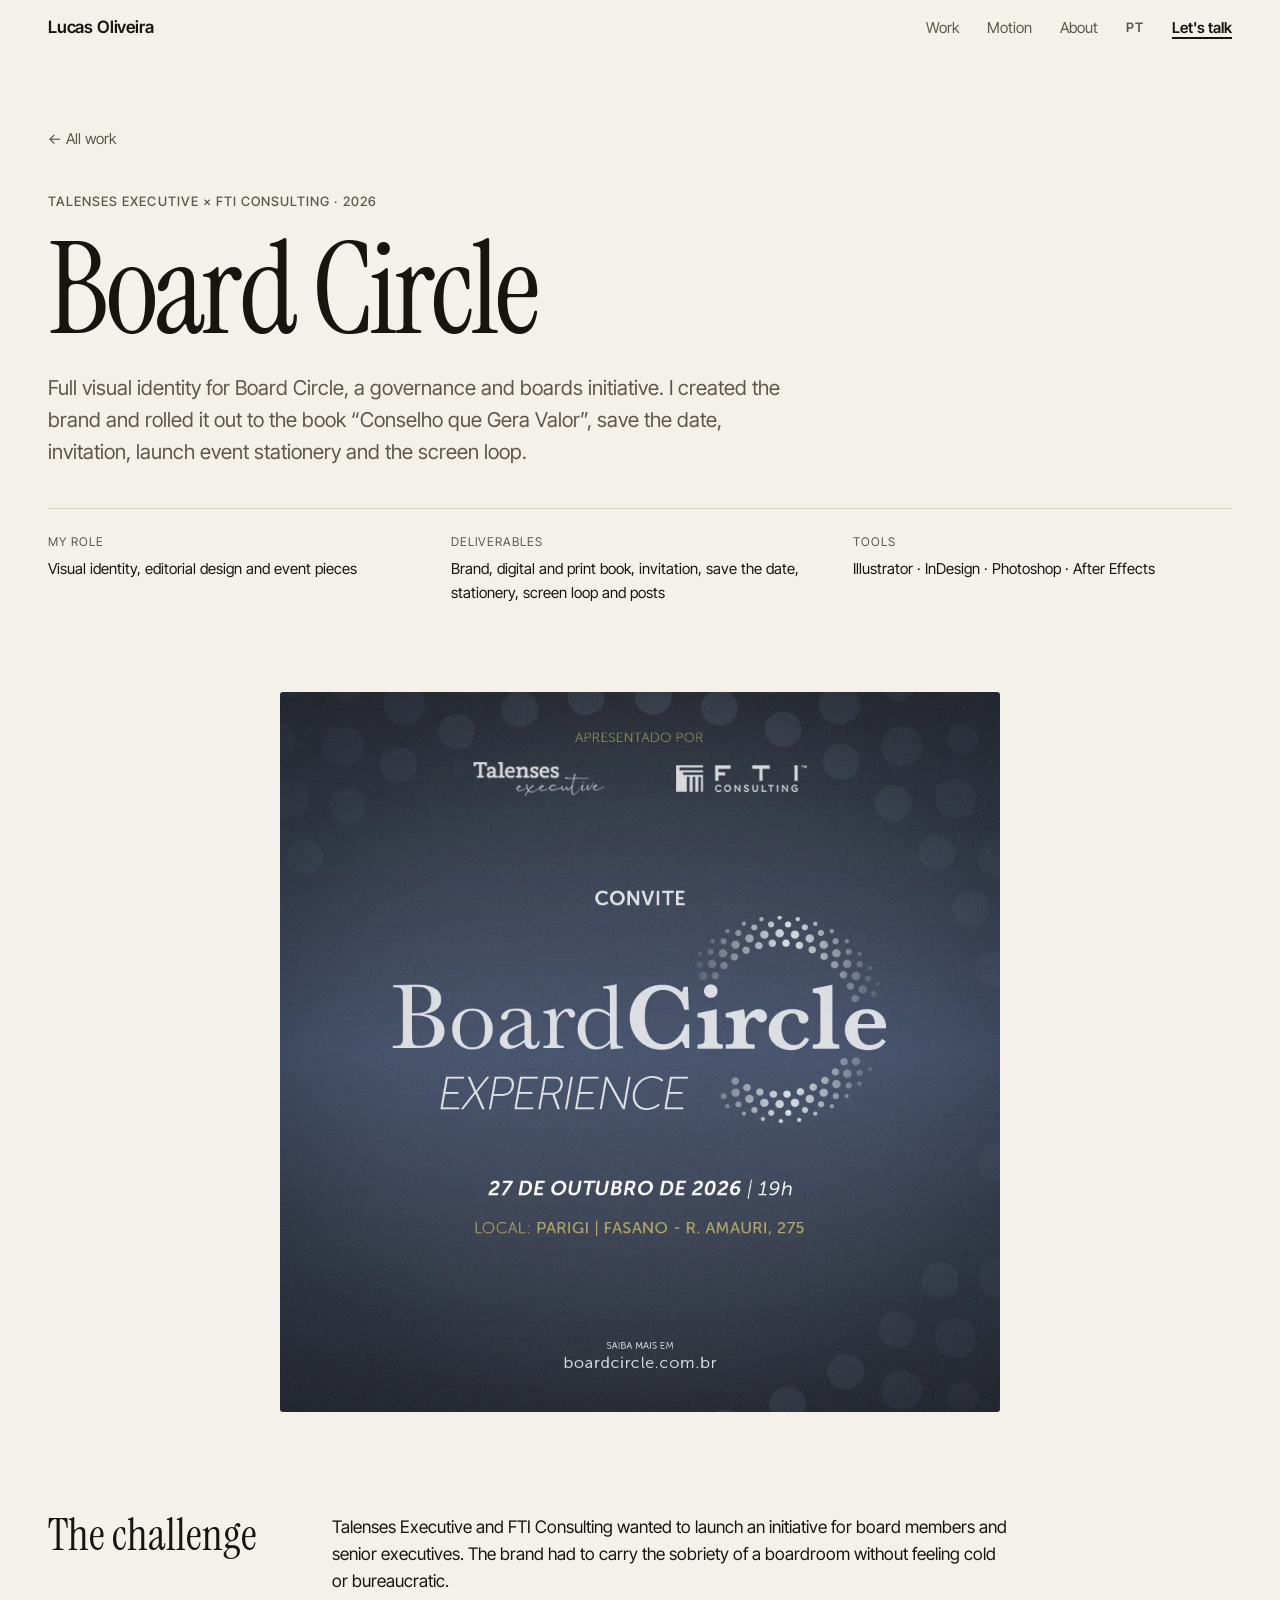
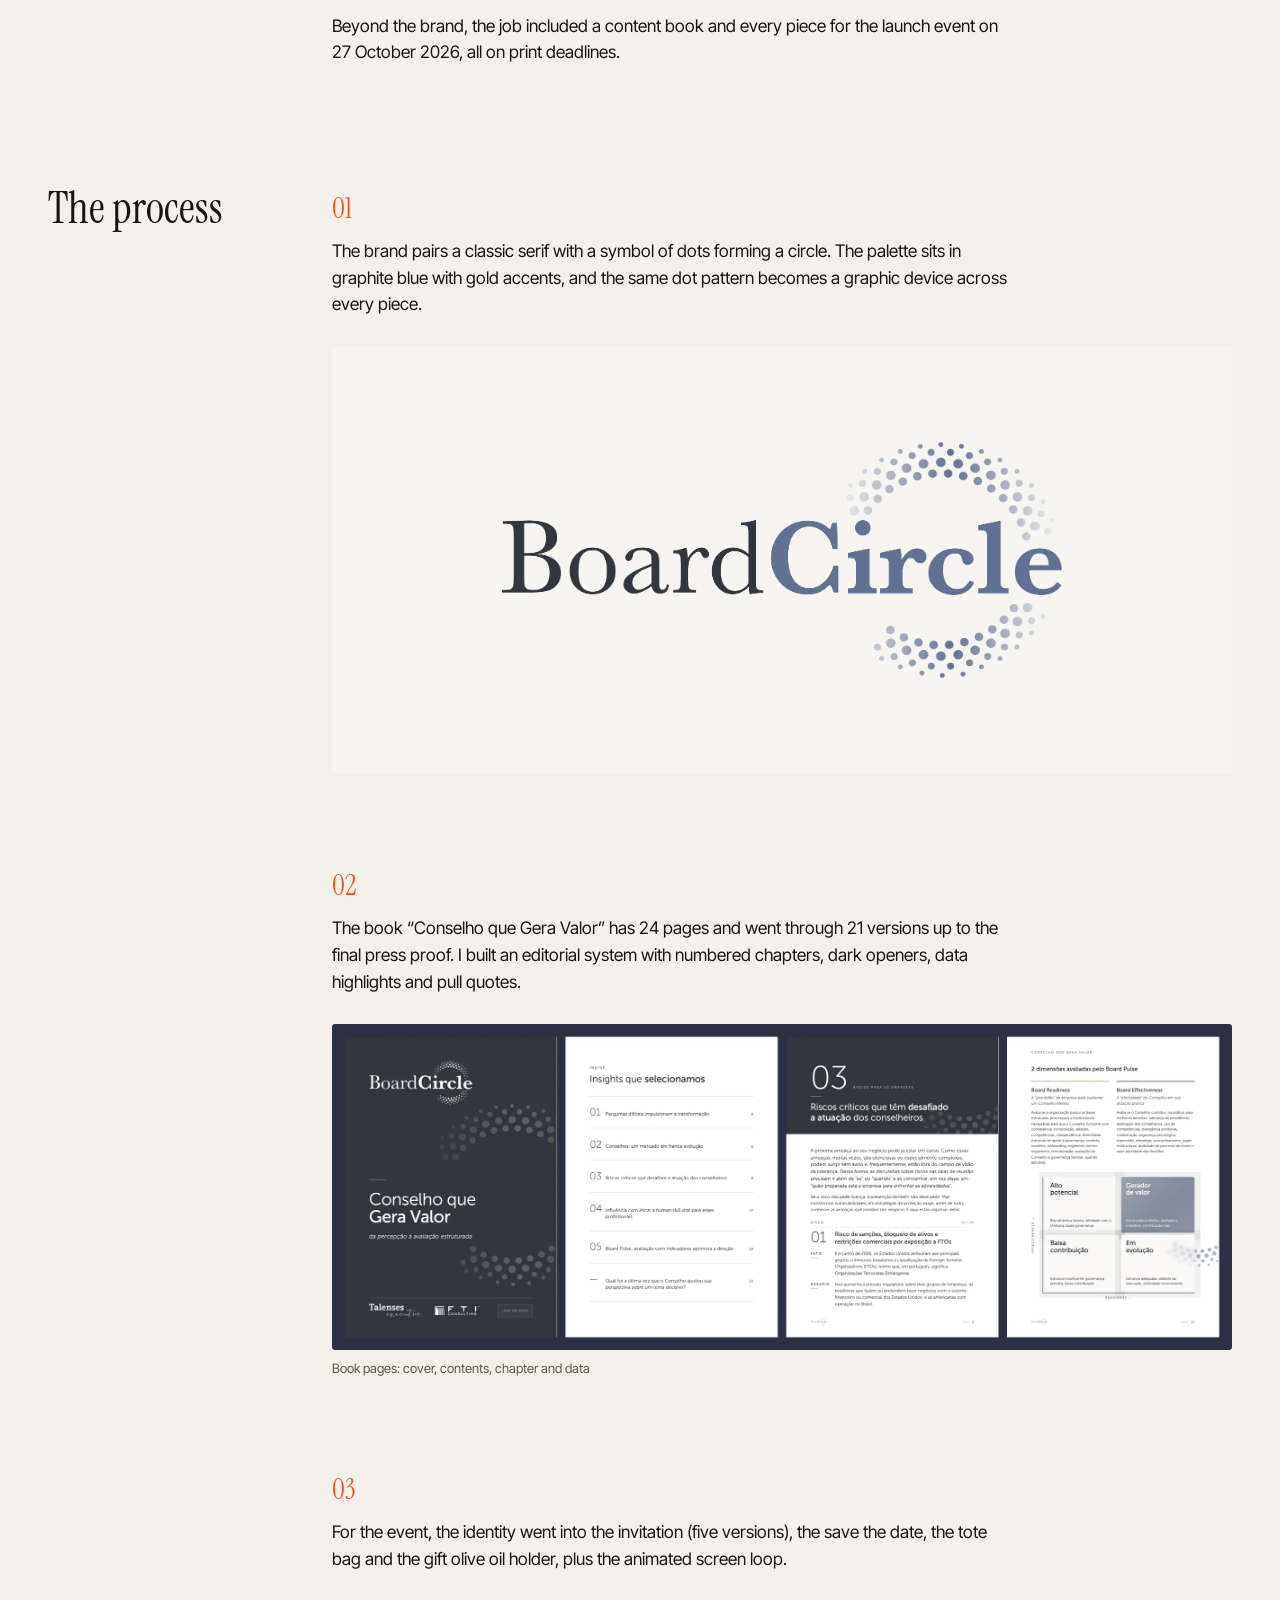
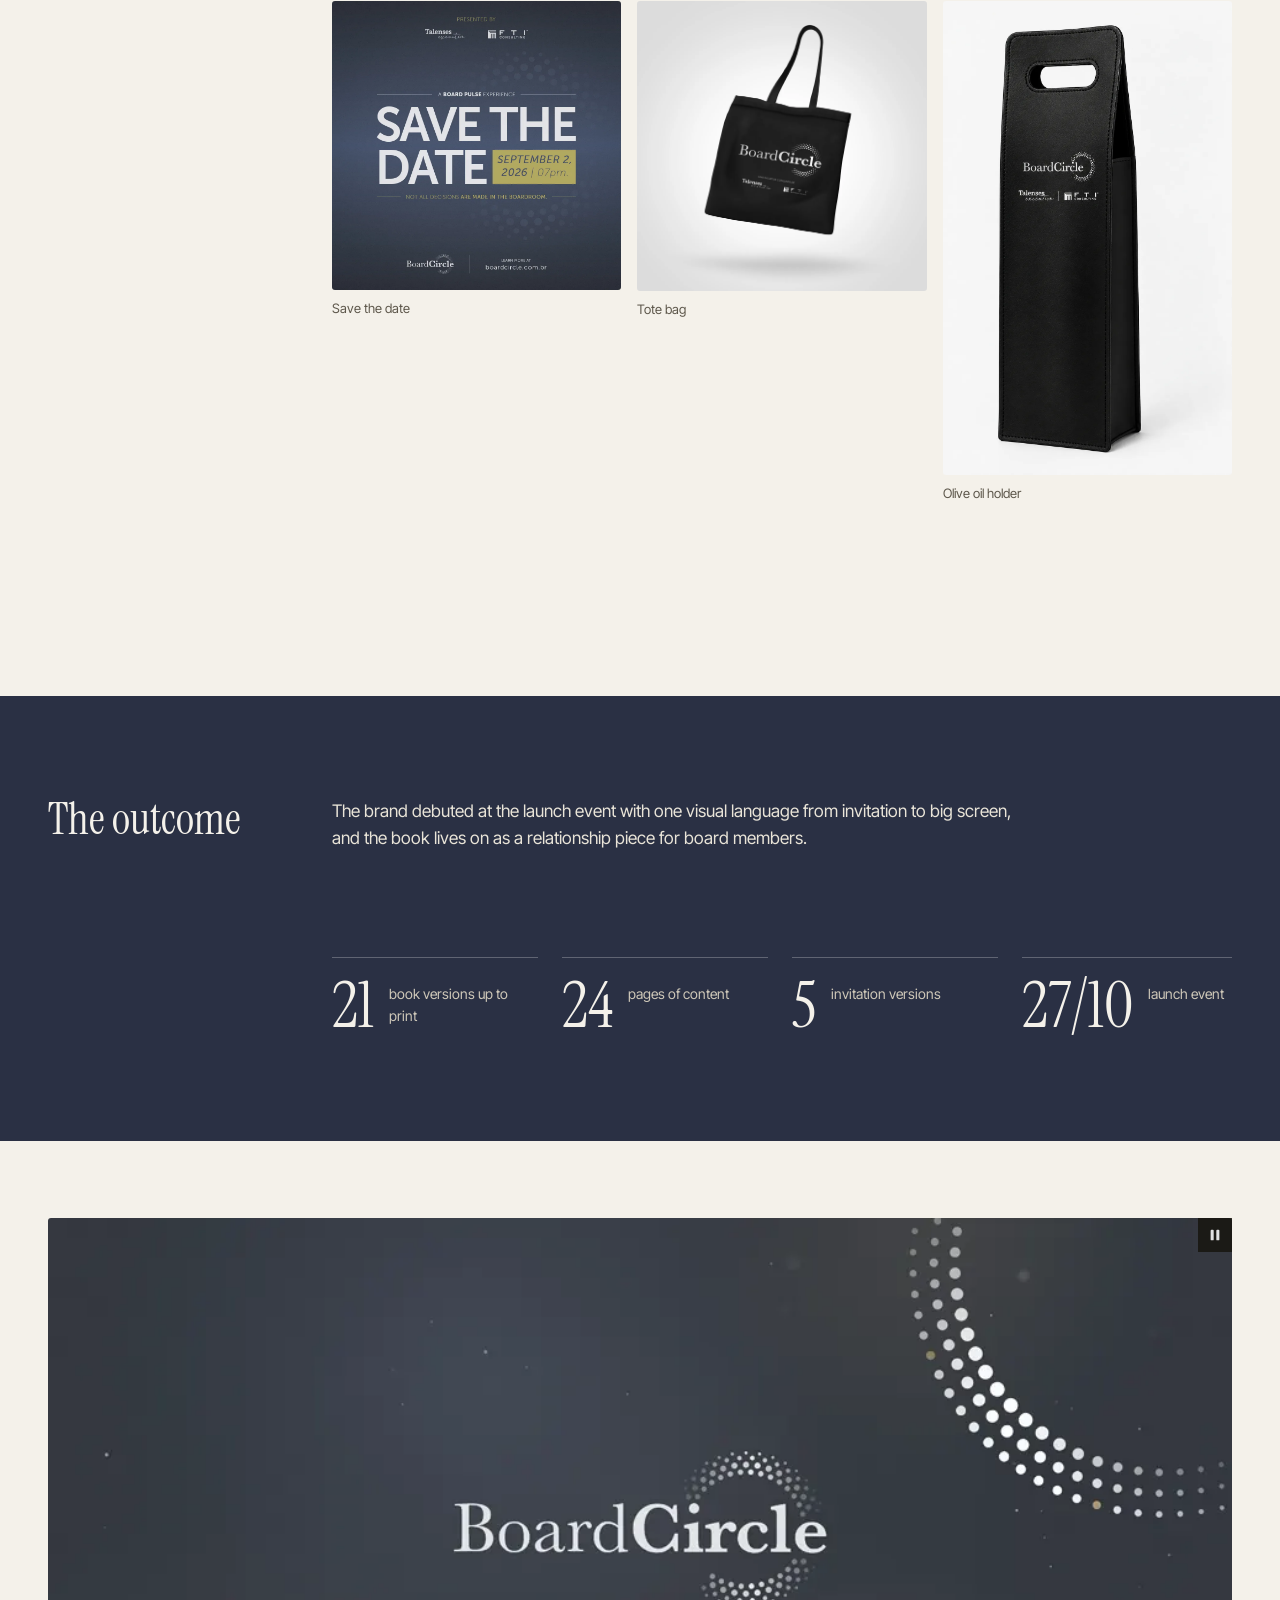
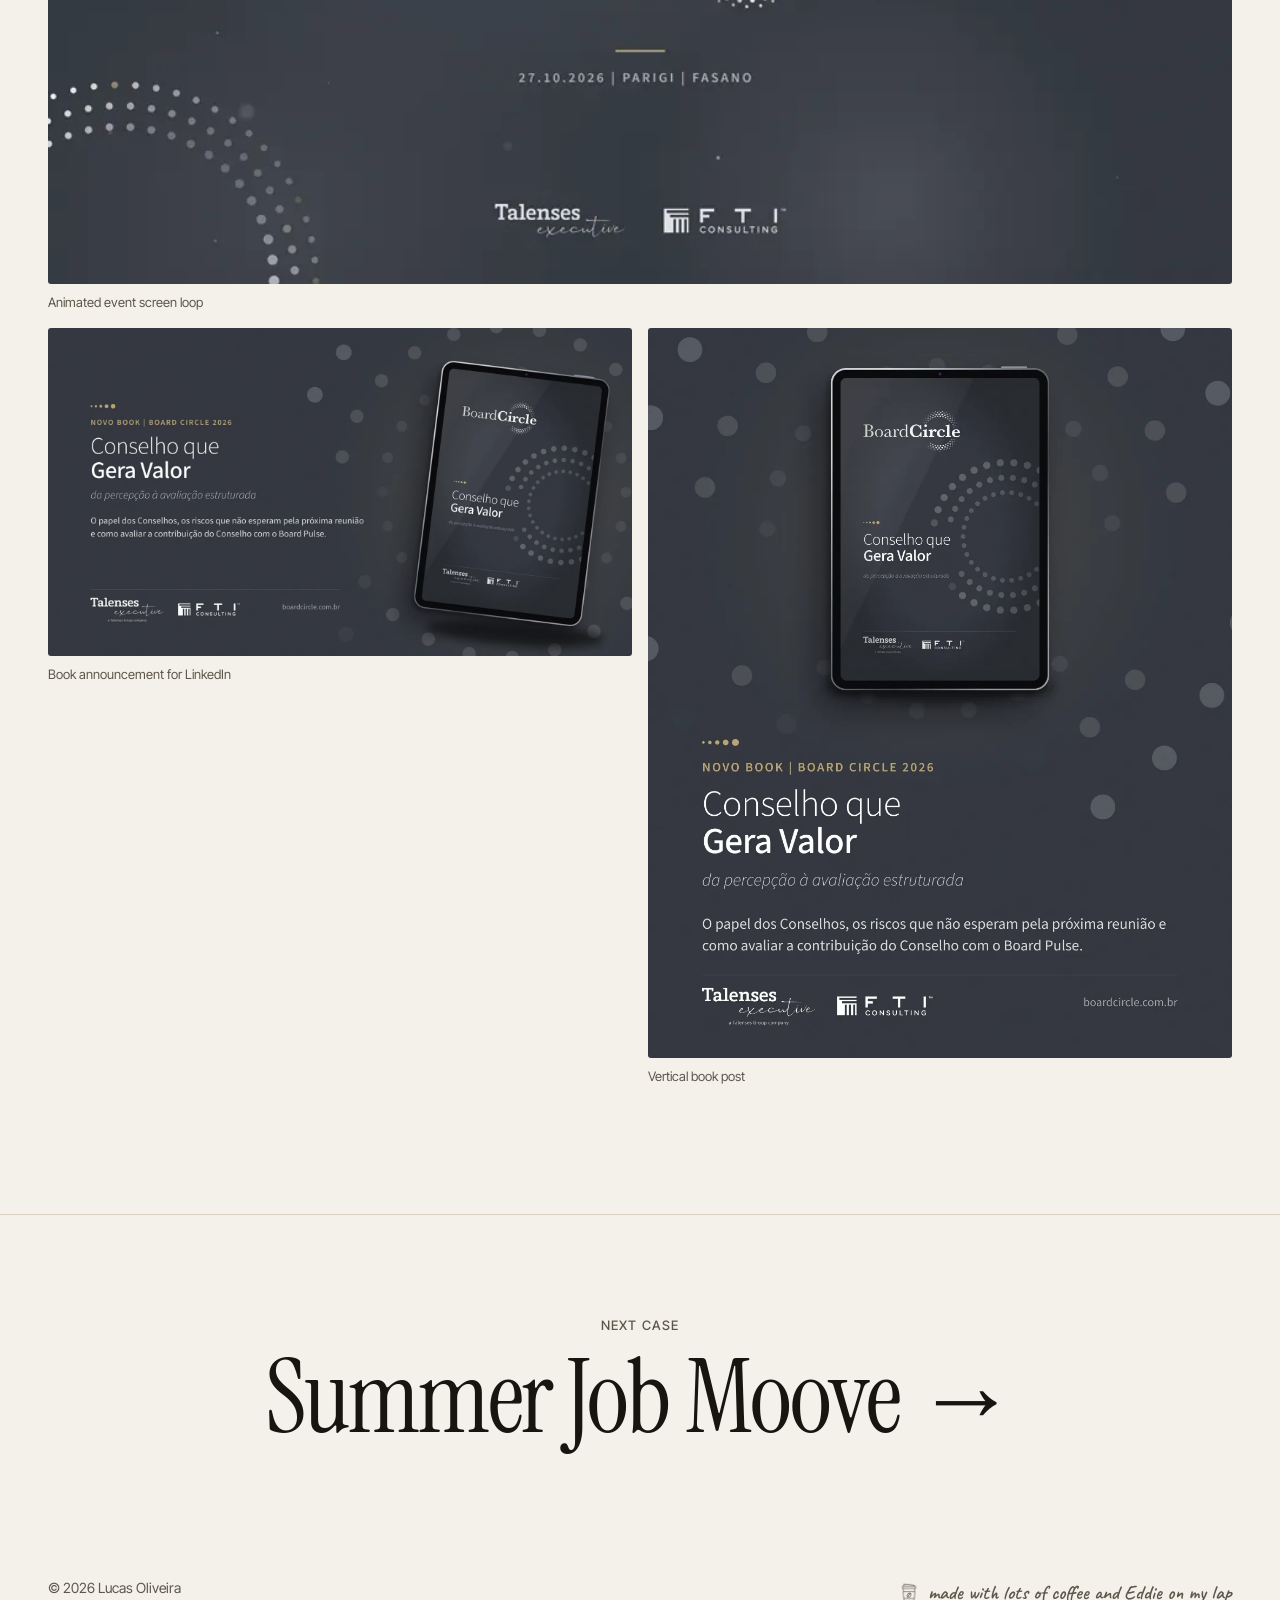
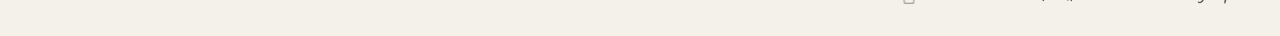
<file: en/cases/board-circle.html>
<!doctype html>
<html lang="en">
<head>
<meta charset="utf-8">
<meta name="viewport" content="width=device-width, initial-scale=1">
<title>Board Circle · Lucas Oliveira</title>
<meta name="description" content="Full visual identity for Board Circle, a governance and boards initiative. I created the brand and rolled it out to the book “Conselho que Gera Valor”, sav">
<link rel="canonical" href="https://lukeoliveira27.github.io/portfolio/en/cases/board-circle.html">
<link rel="alternate" hreflang="pt-BR" href="https://lukeoliveira27.github.io/portfolio/cases/board-circle.html">
<link rel="alternate" hreflang="en" href="https://lukeoliveira27.github.io/portfolio/en/cases/board-circle.html">
<meta property="og:type" content="website">
<meta property="og:title" content="Board Circle · Lucas Oliveira">
<meta property="og:description" content="Full visual identity for Board Circle, a governance and boards initiative. I created the brand and rolled it out to the book “Conselho que Gera Valor”, sav">
<meta property="og:url" content="https://lukeoliveira27.github.io/portfolio/en/cases/board-circle.html">
<meta property="og:image" content="https://lukeoliveira27.github.io/portfolio/assets/img/og-en.jpg">
<meta property="og:image:width" content="1200">
<meta property="og:image:height" content="630">
<meta name="twitter:card" content="summary_large_image">
<link rel="icon" href="../../assets/img/favicon.svg" type="image/svg+xml">
<link rel="preconnect" href="https://fonts.googleapis.com">
<link rel="preconnect" href="https://fonts.gstatic.com" crossorigin>
<link href="https://fonts.googleapis.com/css2?family=Instrument+Serif:ital@0;1&family=Inter+Tight:wght@400;500;600&family=Caveat:wght@500;600&display=swap" rel="stylesheet">
<link rel="stylesheet" href="../../styles.css">

</head>
<body class="page-case page-case--board">
<header class="nav">
  <a href="../#topo" class="nav__name">Lucas Oliveira</a>
  <nav aria-label="Main">
    <a href="../#trabalhos">Work</a>
    <a href="../#motion">Motion</a>
    <a href="../#sobre">About</a>
    <a class="nav__lang" href="../../cases/board-circle.html" hreflang="pt-BR" lang="pt-BR">PT</a>
    <a href="../#contato" class="nav__cta">Let&#x27;s talk</a>
  </nav>
</header>

<main id="topo">
  <header class="ch wrap">
    <a class="ch__back" href="../#trabalhos">← All work</a>
    <p class="eyebrow">Talenses Executive × FTI Consulting · 2026</p>
    <h1 class="ch__title">Board Circle</h1>
    <p class="ch__lead">Full visual identity for Board Circle, a governance and boards initiative. I created the brand and rolled it out to the book “Conselho que Gera Valor”, save the date, invitation, launch event stationery and the screen loop.</p>
    <dl class="ch__meta">
      <div><dt>My role</dt><dd>Visual identity, editorial design and event pieces</dd></div>
      <div><dt>Deliverables</dt><dd>Brand, digital and print book, invitation, save the date, stationery, screen loop and posts</dd></div>
      <div><dt>Tools</dt><dd>Illustrator · InDesign · Photoshop · After Effects</dd></div>
    </dl>
    
  </header>

  <figure class="ch__cover zoom"><img src="../../assets/img/bc-convite.webp" alt="Board Circle Experience invitation" loading="lazy" width="1080" height="1080" loading="eager"></figure>

  <section class="wrap cs">
    <h2 class="cs__h">The challenge</h2>
    <div class="cs__body"><p>Talenses Executive and FTI Consulting wanted to launch an initiative for board members and senior executives. The brand had to carry the sobriety of a boardroom without feeling cold or bureaucratic.</p><p>Beyond the brand, the job included a content book and every piece for the launch event on 27 October 2026, all on print deadlines.</p></div>
  </section>

  <section class="wrap cs">
    <h2 class="cs__h">The process</h2>
    <div class="cs__body cs__body--wide">
      <div class="step">
        <div class="step__text"><span class="step__n">01</span><p>The brand pairs a classic serif with a symbol of dots forming a circle. The palette sits in graphite blue with gold accents, and the same dot pattern becomes a graphic device across every piece.</p></div>
        <div class="cf-grid"><figure class="cf cf--logo"><img src="../../assets/img/bc-logo.png" alt="Board Circle logo" loading="lazy" width="1401" height="591"><figcaption>Board Circle logo</figcaption></figure></div>
      </div>
      <div class="step">
        <div class="step__text"><span class="step__n">02</span><p>The book “Conselho que Gera Valor” has 24 pages and went through 21 versions up to the final press proof. I built an editorial system with numbered chapters, dark openers, data highlights and pull quotes.</p></div>
        <div class="cf-grid"><figure class="cf cf--wide zoom"><img src="../../assets/img/bc-book-pages.webp" alt="Book pages: cover, contents, chapter and data" loading="lazy" width="2000" height="725"><figcaption>Book pages: cover, contents, chapter and data</figcaption></figure></div>
      </div>
      <div class="step">
        <div class="step__text"><span class="step__n">03</span><p>For the event, the identity went into the invitation (five versions), the save the date, the tote bag and the gift olive oil holder, plus the animated screen loop.</p></div>
        <div class="cf-grid"><figure class="cf cf--third zoom"><img src="../../assets/img/bc-std.webp" alt="Save the date" loading="lazy" width="1080" height="1080"><figcaption>Save the date</figcaption></figure><figure class="cf cf--third zoom"><img src="../../assets/img/bc-ecobag.webp" alt="Tote bag" loading="lazy" width="1200" height="1205"><figcaption>Tote bag</figcaption></figure><figure class="cf cf--third zoom"><img src="../../assets/img/bc-azeite.webp" alt="Olive oil holder" loading="lazy" width="979" height="1606"><figcaption>Olive oil holder</figcaption></figure></div>
      </div>
    </div>
  </section>

  <section class="cs-result">
    <div class="wrap">
      <h2 class="cs__h">The outcome</h2>
      <div class="cs__body"><p>The brand debuted at the launch event with one visual language from invitation to big screen, and the book lives on as a relationship piece for board members.</p></div>
      <ul class="facts"><li><b>21</b><span>book versions up to print</span></li><li><b>24</b><span>pages of content</span></li><li><b>5</b><span>invitation versions</span></li><li><b>27/10</b><span>launch event</span></li></ul>
    </div>
  </section>

  <section class="wrap cs cs--gallery">
    <div class="cf-grid"><figure class="cf cf--wide cf--video"><video src="../../assets/video/bc-loop.mp4" poster="../../assets/img/poster-bc-loop.webp" muted loop playsinline preload="none" aria-label="Animated event screen loop"></video><figcaption>Animated event screen loop</figcaption></figure><figure class="cf cf--half zoom"><img src="../../assets/img/bc-book-li.webp" alt="Book announcement for LinkedIn" loading="lazy" width="1600" height="900"><figcaption>Book announcement for LinkedIn</figcaption></figure><figure class="cf cf--half zoom"><img src="../../assets/img/bc-book-li-v.webp" alt="Vertical book post" loading="lazy" width="1080" height="1350"><figcaption>Vertical book post</figcaption></figure></div>
  </section>


  <a class="next" href="summer-job-moove.html">
    <span class="eyebrow">Next case</span>
    <span class="next__title">Summer Job Moove <span aria-hidden="true">→</span></span>
  </a>
</main>

<footer class="foot wrap">
  <span>© 2026 Lucas Oliveira</span>
  <span class="hand foot__made"><i class="ico" style="-webkit-mask-image:url(../../assets/icons/cafe.png);mask-image:url(../../assets/icons/cafe.png)" aria-hidden="true"></i>made with lots of coffee and Eddie on my lap</span>
</footer>

<dialog class="lightbox" aria-label="Enlarge">
  <button class="lightbox__close" aria-label="Close">×</button>
  <img alt="">
</dialog>

<script>window.I18N = { pause: "Pause video", play: "Play video", zoom: "Enlarge", swipe: "swipe for more" };</script>
<script src="../../main.js"></script>
</body>
</html>
</file>
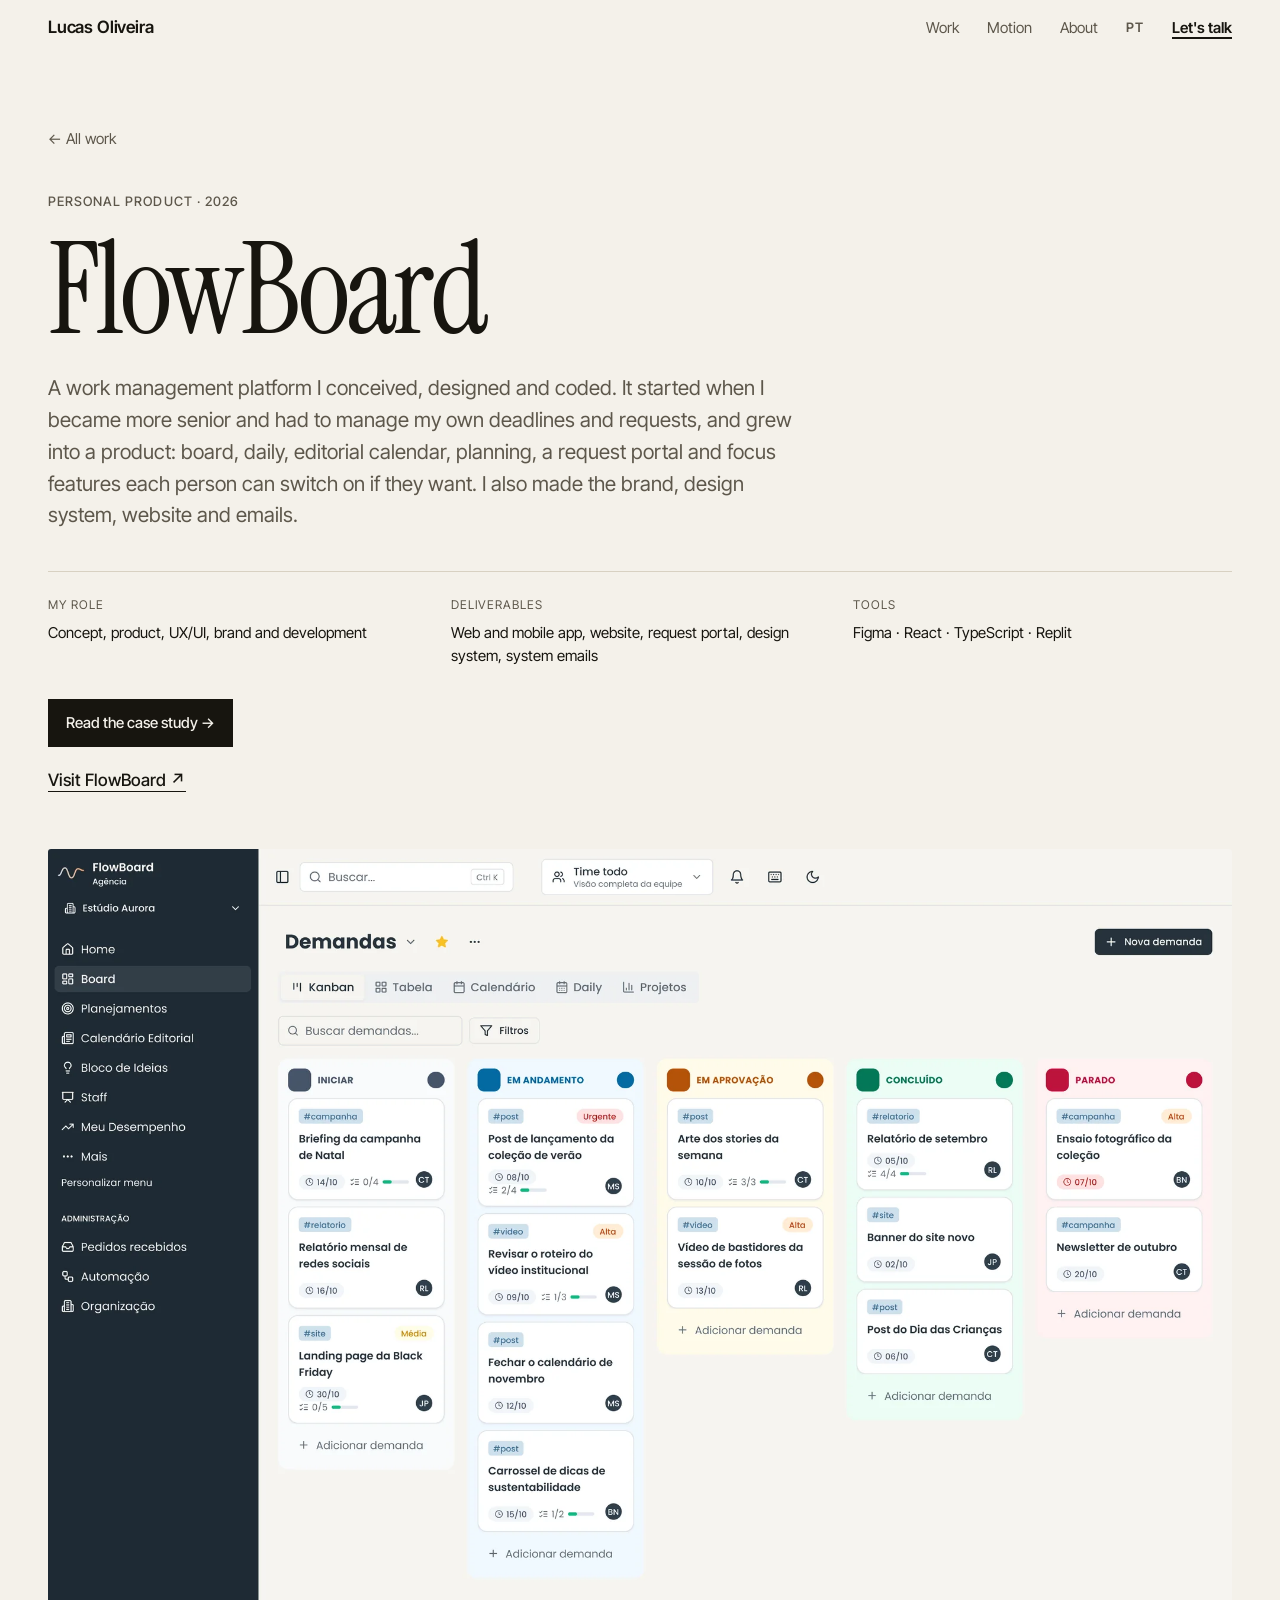
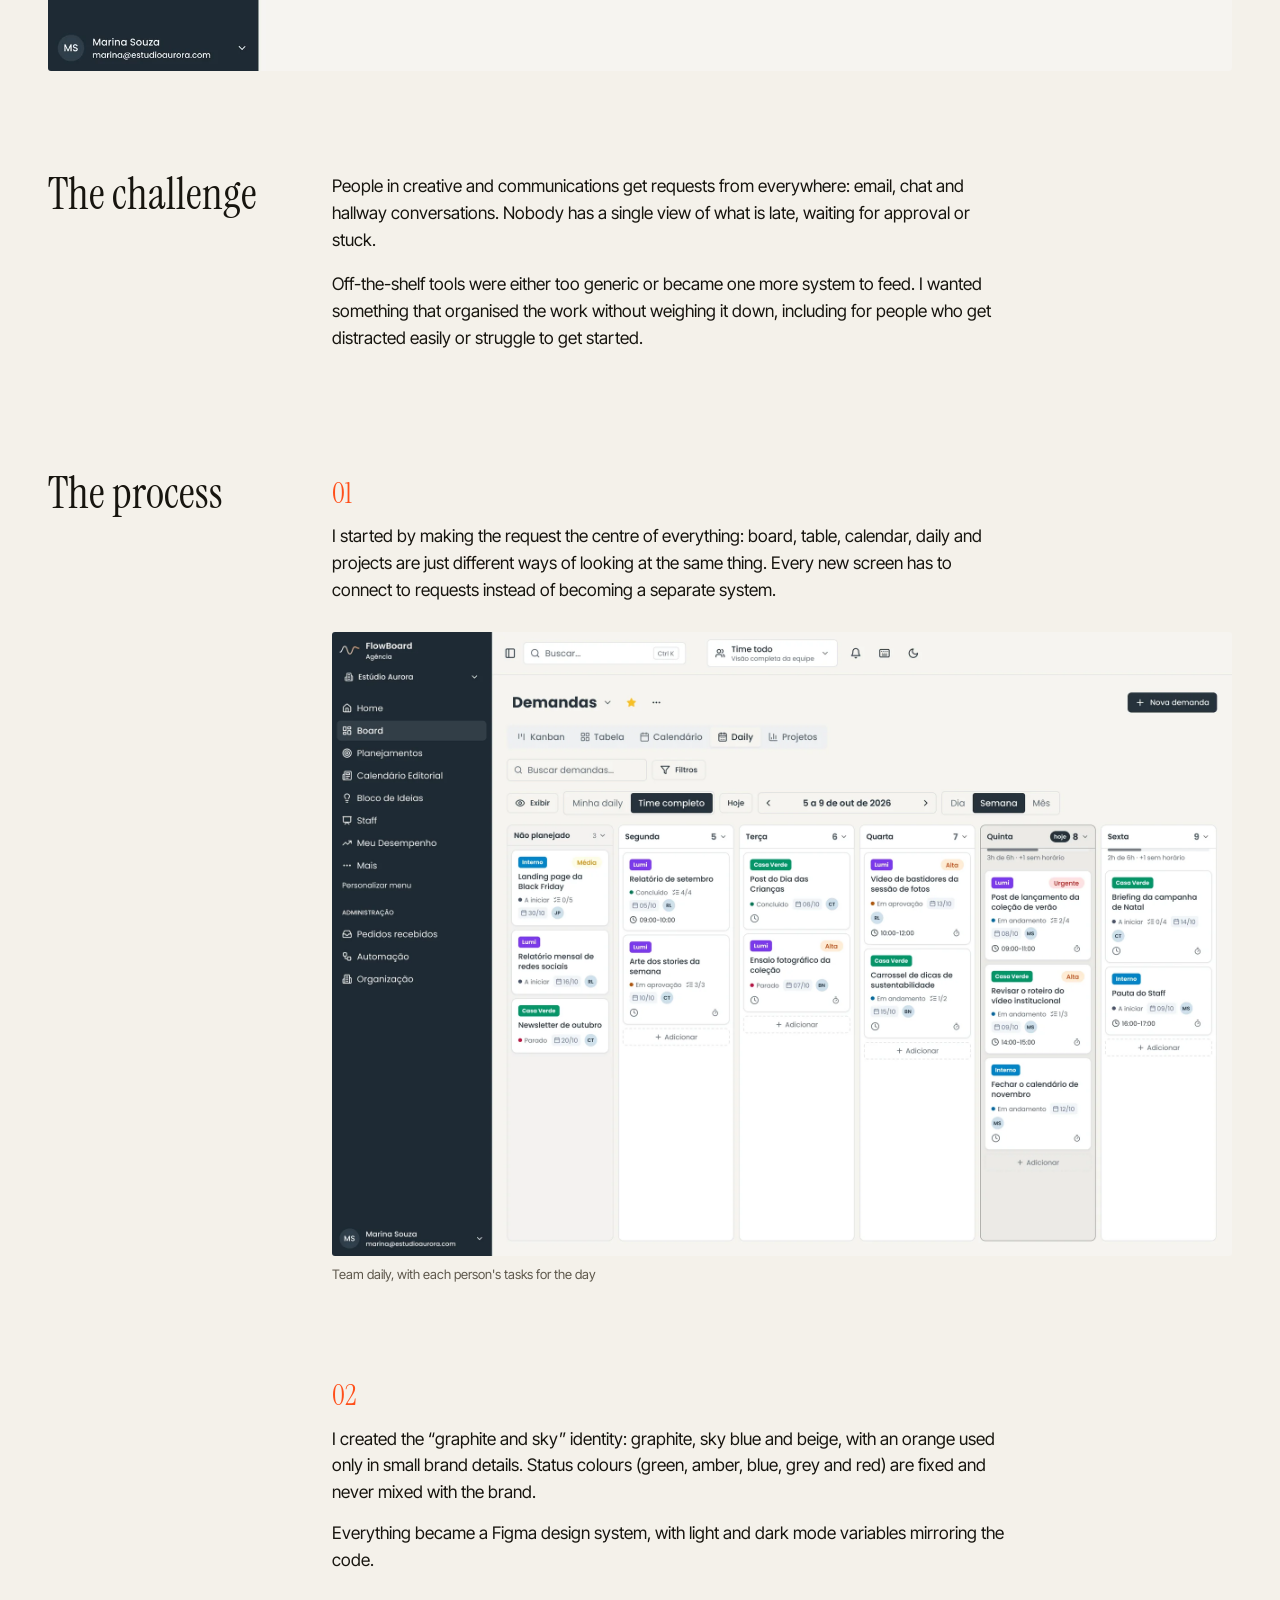
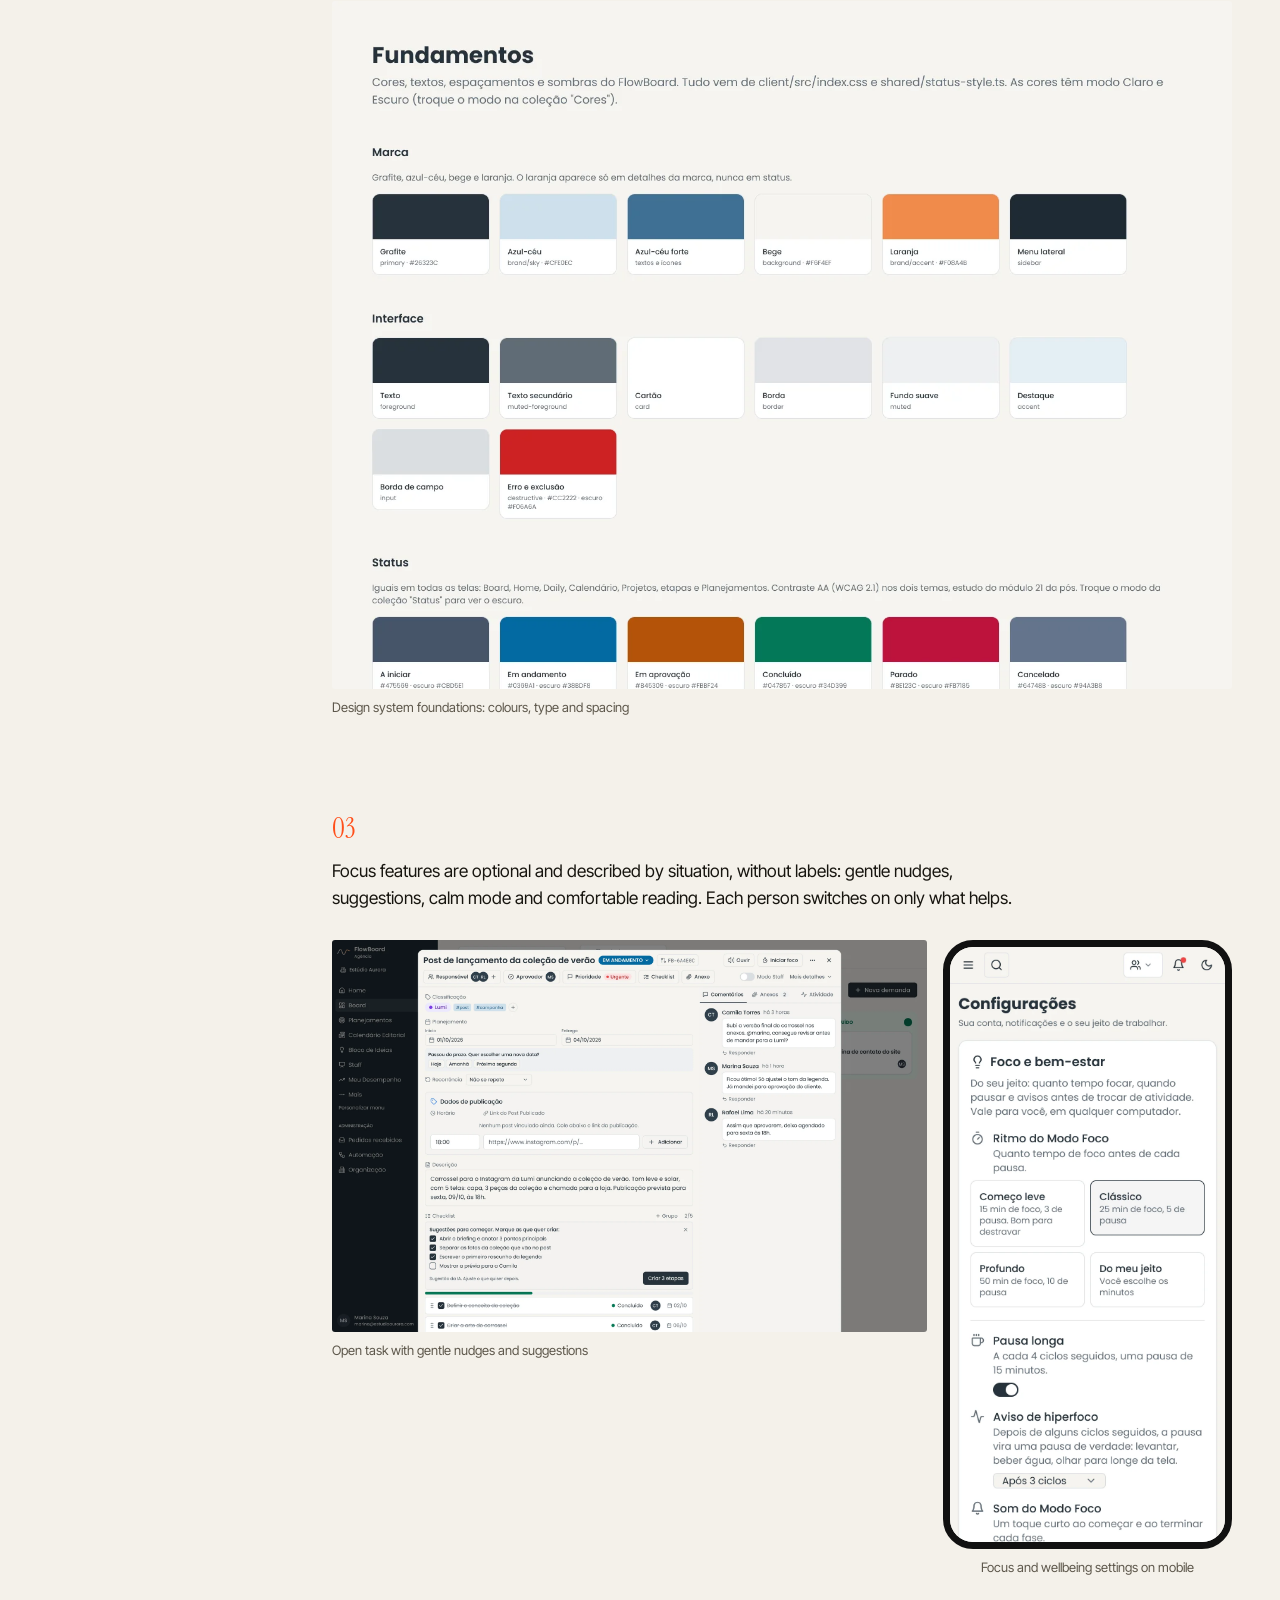
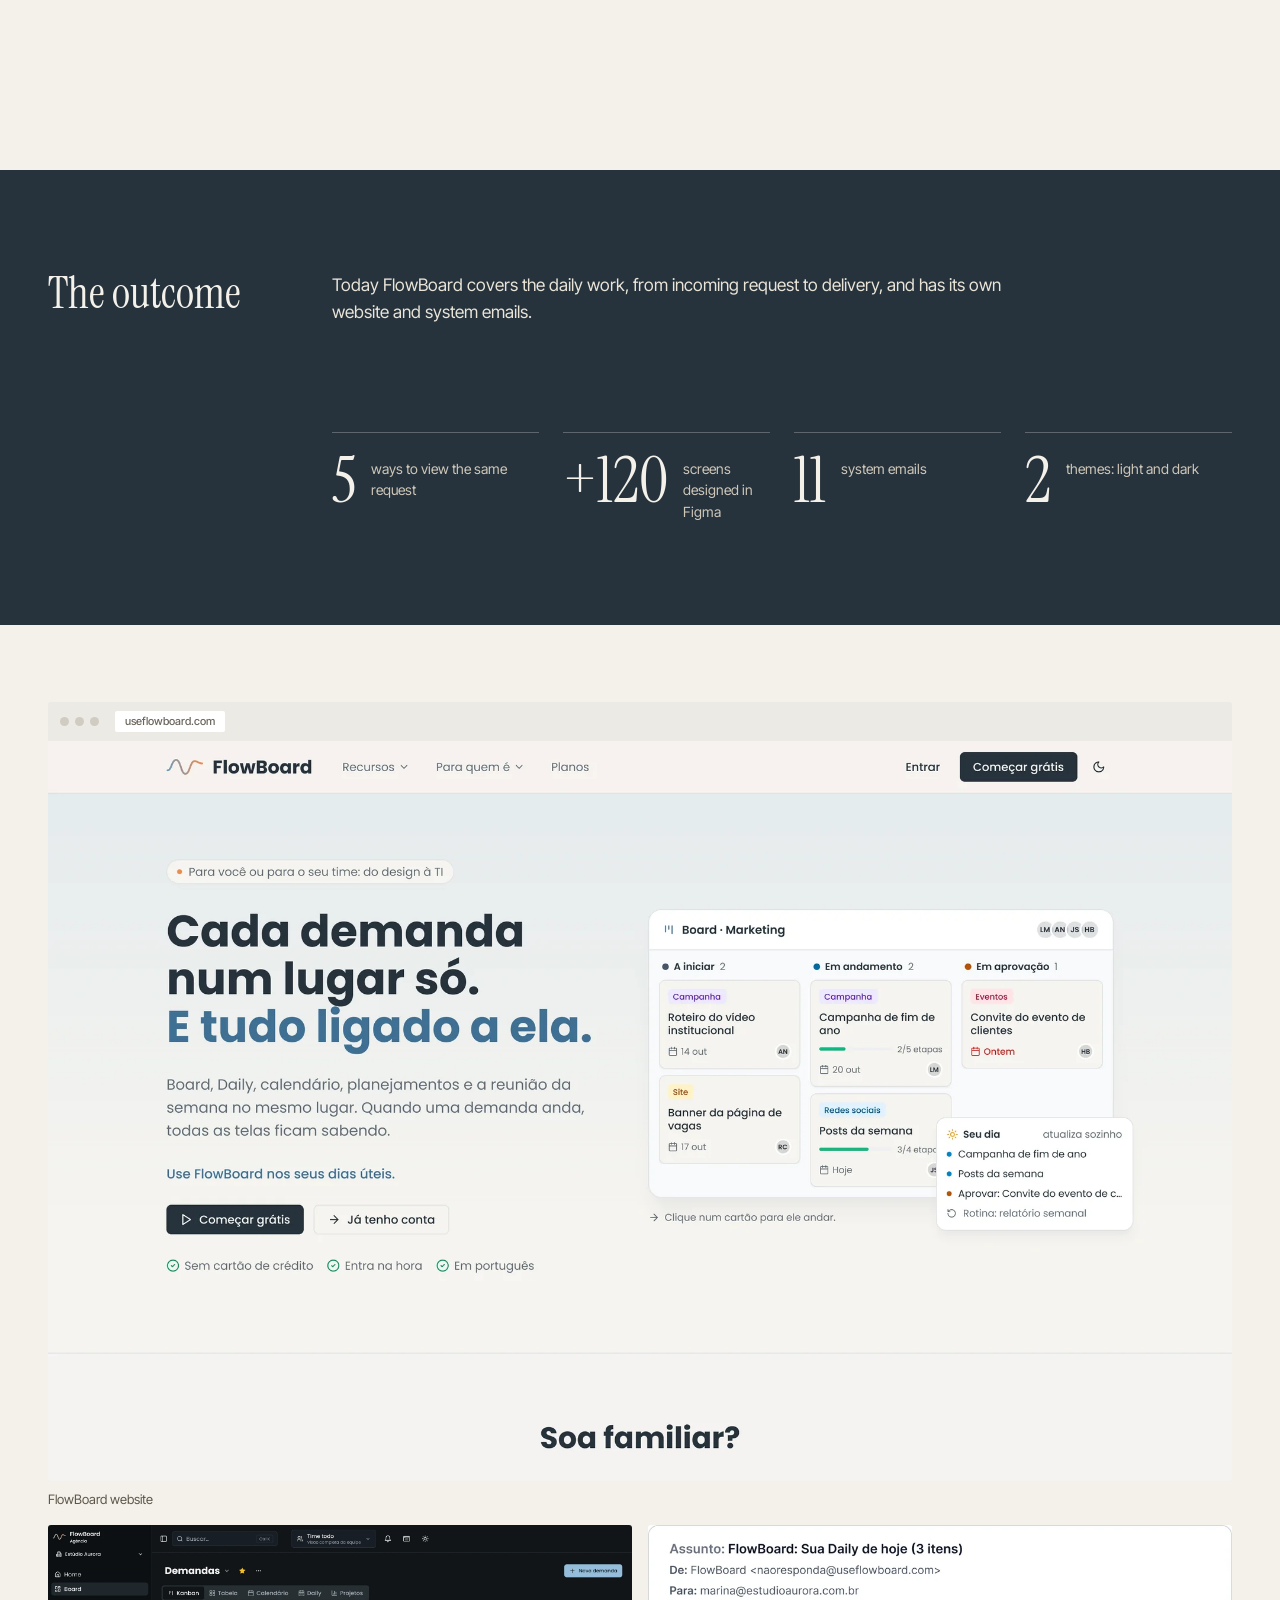
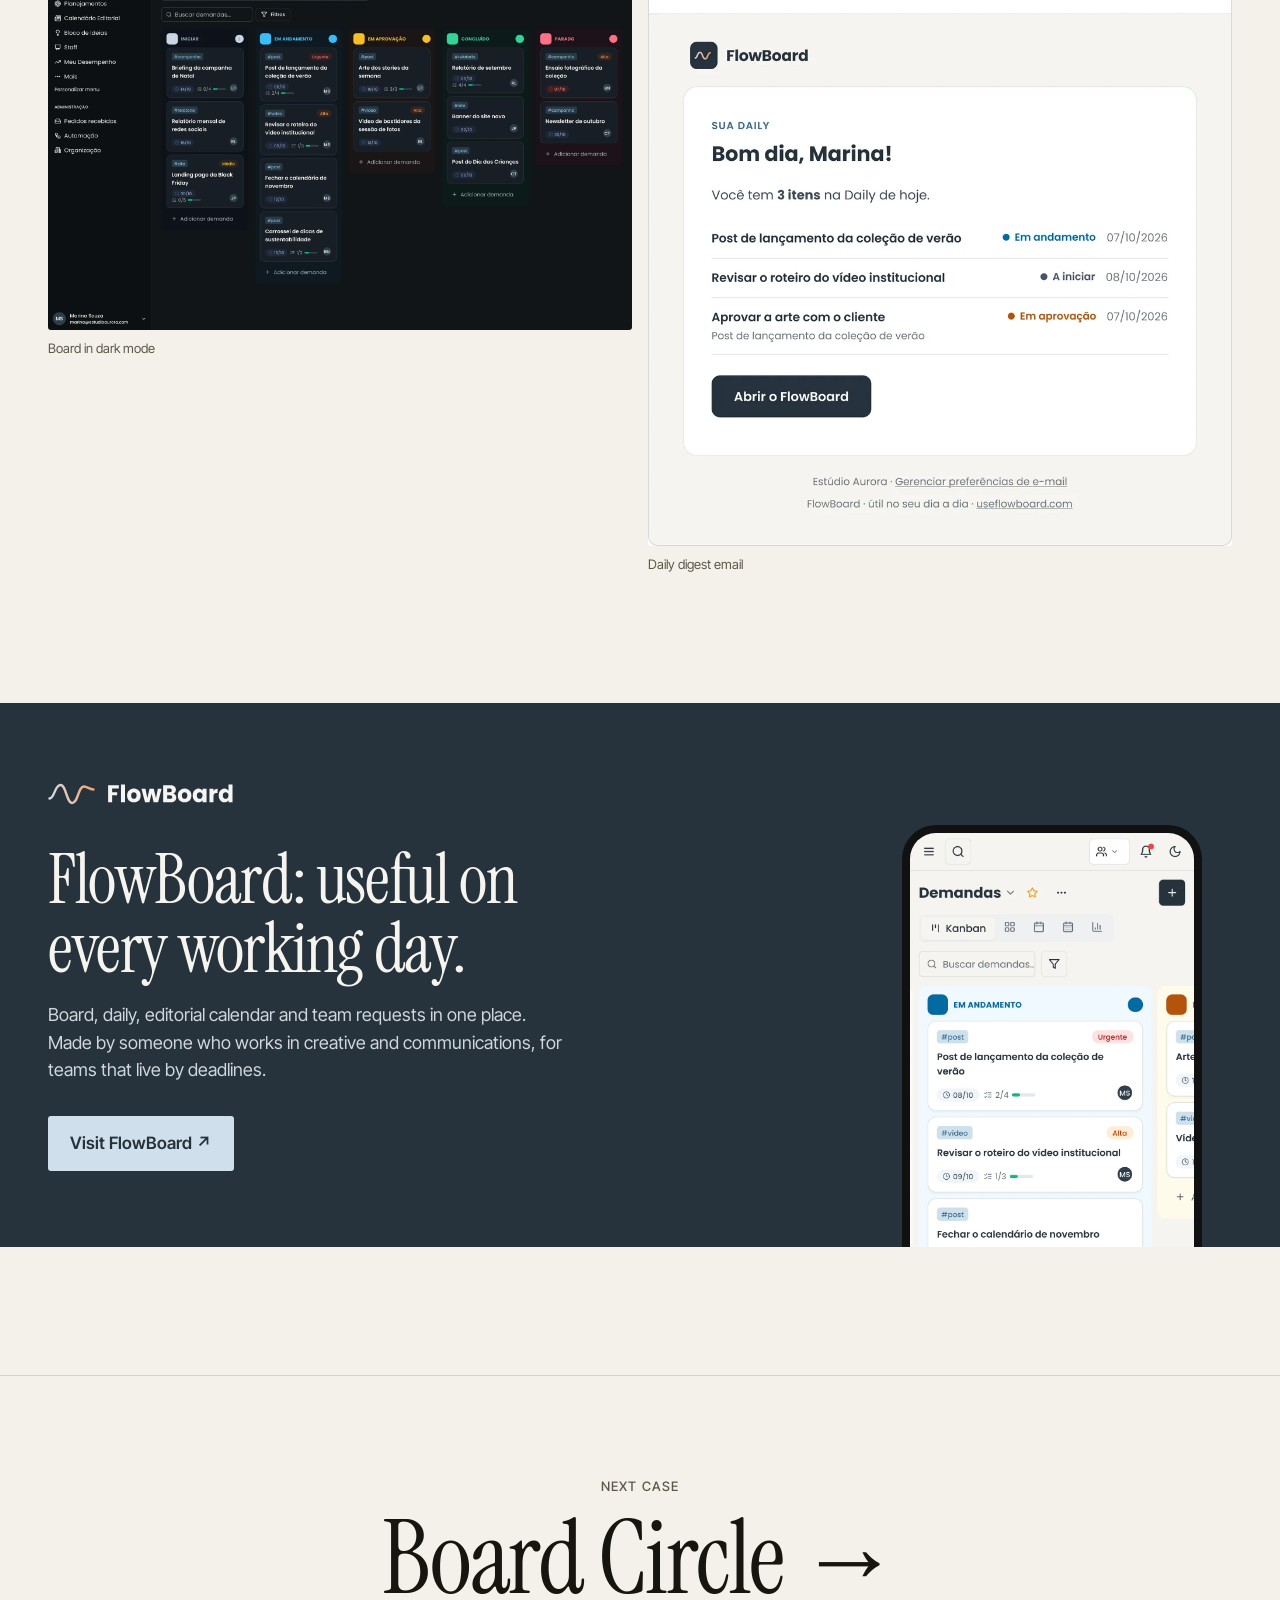
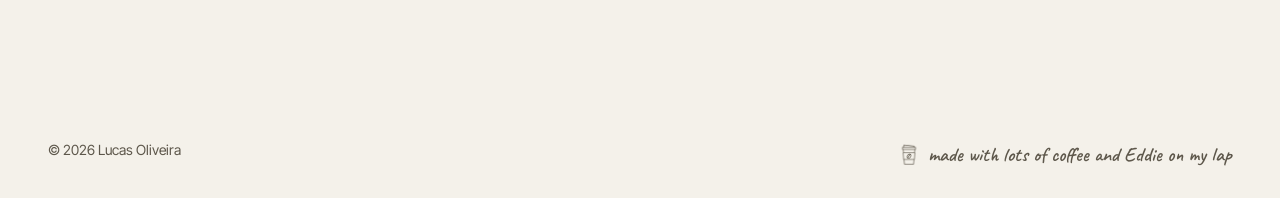
<file: en/cases/flowboard.html>
<!doctype html>
<html lang="en">
<head>
<meta charset="utf-8">
<meta name="viewport" content="width=device-width, initial-scale=1">
<title>FlowBoard · Lucas Oliveira</title>
<meta name="description" content="A work management platform I conceived, designed and coded. It started when I became more senior and had to manage my own deadlines and requests, and grew ">
<link rel="canonical" href="https://lukeoliveira27.github.io/portfolio/en/cases/flowboard.html">
<link rel="alternate" hreflang="pt-BR" href="https://lukeoliveira27.github.io/portfolio/cases/flowboard.html">
<link rel="alternate" hreflang="en" href="https://lukeoliveira27.github.io/portfolio/en/cases/flowboard.html">
<meta property="og:type" content="website">
<meta property="og:title" content="FlowBoard · Lucas Oliveira">
<meta property="og:description" content="A work management platform I conceived, designed and coded. It started when I became more senior and had to manage my own deadlines and requests, and grew ">
<meta property="og:url" content="https://lukeoliveira27.github.io/portfolio/en/cases/flowboard.html">
<meta property="og:image" content="https://lukeoliveira27.github.io/portfolio/assets/img/og-en.jpg">
<meta property="og:image:width" content="1200">
<meta property="og:image:height" content="630">
<meta name="twitter:card" content="summary_large_image">
<link rel="icon" href="../../assets/img/favicon.svg" type="image/svg+xml">
<link rel="preconnect" href="https://fonts.googleapis.com">
<link rel="preconnect" href="https://fonts.gstatic.com" crossorigin>
<link href="https://fonts.googleapis.com/css2?family=Instrument+Serif:ital@0;1&family=Inter+Tight:wght@400;500;600&family=Caveat:wght@500;600&display=swap" rel="stylesheet">
<link rel="stylesheet" href="../../styles.css">

</head>
<body class="page-case page-case--flow">
<header class="nav">
  <a href="../#topo" class="nav__name">Lucas Oliveira</a>
  <nav aria-label="Main">
    <a href="../#trabalhos">Work</a>
    <a href="../#motion">Motion</a>
    <a href="../#sobre">About</a>
    <a class="nav__lang" href="../../cases/flowboard.html" hreflang="pt-BR" lang="pt-BR">PT</a>
    <a href="../#contato" class="nav__cta">Let&#x27;s talk</a>
  </nav>
</header>

<main id="topo">
  <header class="ch wrap">
    <a class="ch__back" href="../#trabalhos">← All work</a>
    <p class="eyebrow">Personal product · 2026</p>
    <h1 class="ch__title">FlowBoard</h1>
    <p class="ch__lead">A work management platform I conceived, designed and coded. It started when I became more senior and had to manage my own deadlines and requests, and grew into a product: board, daily, editorial calendar, planning, a request portal and focus features each person can switch on if they want. I also made the brand, design system, website and emails.</p>
    <dl class="ch__meta">
      <div><dt>My role</dt><dd>Concept, product, UX/UI, brand and development</dd></div>
      <div><dt>Deliverables</dt><dd>Web and mobile app, website, request portal, design system, system emails</dd></div>
      <div><dt>Tools</dt><dd>Figma · React · TypeScript · Replit</dd></div>
    </dl>
    <div class="case__links study-cta"><a class="btn" href="../flowboard/">Read the case study →</a></div>
    <a class="link" href="https://useflowboard.com/" target="_blank" rel="noopener">Visit FlowBoard ↗</a>
  </header>

  <figure class="ch__cover zoom"><img src="../../assets/img/fb-kanban.webp" alt="FlowBoard board in kanban view" loading="lazy" width="2000" height="1388" loading="eager"></figure>

  <section class="wrap cs">
    <h2 class="cs__h">The challenge</h2>
    <div class="cs__body"><p>People in creative and communications get requests from everywhere: email, chat and hallway conversations. Nobody has a single view of what is late, waiting for approval or stuck.</p><p>Off-the-shelf tools were either too generic or became one more system to feed. I wanted something that organised the work without weighing it down, including for people who get distracted easily or struggle to get started.</p></div>
  </section>

  <section class="wrap cs">
    <h2 class="cs__h">The process</h2>
    <div class="cs__body cs__body--wide">
      <div class="step">
        <div class="step__text"><span class="step__n">01</span><p>I started by making the request the centre of everything: board, table, calendar, daily and projects are just different ways of looking at the same thing. Every new screen has to connect to requests instead of becoming a separate system.</p></div>
        <div class="cf-grid"><figure class="cf cf--wide zoom"><img src="../../assets/img/fb-daily.webp" alt="Team daily, with each person&#x27;s tasks for the day" loading="lazy" width="2000" height="1388"><figcaption>Team daily, with each person&#x27;s tasks for the day</figcaption></figure></div>
      </div>
      <div class="step">
        <div class="step__text"><span class="step__n">02</span><p>I created the “graphite and sky” identity: graphite, sky blue and beige, with an orange used only in small brand details. Status colours (green, amber, blue, grey and red) are fixed and never mixed with the brand.</p><p>Everything became a Figma design system, with light and dark mode variables mirroring the code.</p></div>
        <div class="cf-grid"><figure class="cf cf--wide zoom"><img src="../../assets/img/fb-fundamentos.webp" alt="Design system foundations: colours, type and spacing" loading="lazy" width="1440" height="1100"><figcaption>Design system foundations: colours, type and spacing</figcaption></figure></div>
      </div>
      <div class="step">
        <div class="step__text"><span class="step__n">03</span><p>Focus features are optional and described by situation, without labels: gentle nudges, suggestions, calm mode and comfortable reading. Each person switches on only what helps.</p></div>
        <div class="cf-grid"><figure class="cf cf--two zoom"><img src="../../assets/img/fb-avisos.webp" alt="Open task with gentle nudges and suggestions" loading="lazy" width="2000" height="1318"><figcaption>Open task with gentle nudges and suggestions</figcaption></figure><figure class="cf cf--phone zoom"><img src="../../assets/img/fb-foco.webp" alt="Focus and wellbeing settings on mobile" loading="lazy" width="780" height="1688"><figcaption>Focus and wellbeing settings on mobile</figcaption></figure></div>
      </div>
    </div>
  </section>

  <section class="cs-result">
    <div class="wrap">
      <h2 class="cs__h">The outcome</h2>
      <div class="cs__body"><p>Today FlowBoard covers the daily work, from incoming request to delivery, and has its own website and system emails.</p></div>
      <ul class="facts"><li><b>5</b><span>ways to view the same request</span></li><li><b>+120</b><span>screens designed in Figma</span></li><li><b>11</b><span>system emails</span></li><li><b>2</b><span>themes: light and dark</span></li></ul>
    </div>
  </section>

  <section class="wrap cs cs--gallery">
    <div class="cf-grid"><figure class="cf cf--wide zoom"><div class="browser"><span></span><span></span><span></span><b>useflowboard.com</b></div><img src="../../assets/img/fb-site.webp" alt="FlowBoard website" loading="lazy" width="2000" height="1250"><figcaption>FlowBoard website</figcaption></figure><figure class="cf cf--half zoom"><img src="../../assets/img/fb-kanban-dark.webp" alt="Board in dark mode" loading="lazy" width="2000" height="1388"><figcaption>Board in dark mode</figcaption></figure><figure class="cf cf--half zoom"><img src="../../assets/img/fb-email.webp" alt="Daily digest email" loading="lazy" width="1000" height="1064"><figcaption>Daily digest email</figcaption></figure></div>
  </section>


  <section class="fbcta" aria-labelledby="fbcta-title">
    <div class="wrap fbcta__in">
      <div class="fbcta__text">
        <img class="fbcta__logo" src="../../assets/img/flowboard-logo.svg" alt="FlowBoard" width="279" height="44">
        <h2 id="fbcta-title" class="fbcta__title">FlowBoard: useful on every working day.</h2>
        <p class="fbcta__lead">Board, daily, editorial calendar and team requests in one place. Made by someone who works in creative and communications, for teams that live by deadlines.</p>
        <div class="fbcta__actions">
          <a class="fbcta__btn" href="https://useflowboard.com/?utm_source=portfolio&utm_medium=referral&utm_campaign=portfolio-lucas" target="_blank" rel="noopener">Visit FlowBoard ↗</a>
        </div>
      </div>
      <div class="fbcta__shot" aria-hidden="true">
        <img src="../../assets/img/fb-mob-board.webp" alt="" loading="lazy" width="900" height="1947">
      </div>
    </div>
  </section>

  <a class="next" href="board-circle.html">
    <span class="eyebrow">Next case</span>
    <span class="next__title">Board Circle <span aria-hidden="true">→</span></span>
  </a>
</main>

<footer class="foot wrap">
  <span>© 2026 Lucas Oliveira</span>
  <span class="hand foot__made"><i class="ico" style="-webkit-mask-image:url(../../assets/icons/cafe.png);mask-image:url(../../assets/icons/cafe.png)" aria-hidden="true"></i>made with lots of coffee and Eddie on my lap</span>
</footer>

<dialog class="lightbox" aria-label="Enlarge">
  <button class="lightbox__close" aria-label="Close">×</button>
  <img alt="">
</dialog>

<script>window.I18N = { pause: "Pause video", play: "Play video", zoom: "Enlarge", swipe: "swipe for more" };</script>
<script src="../../main.js"></script>
</body>
</html>
</file>
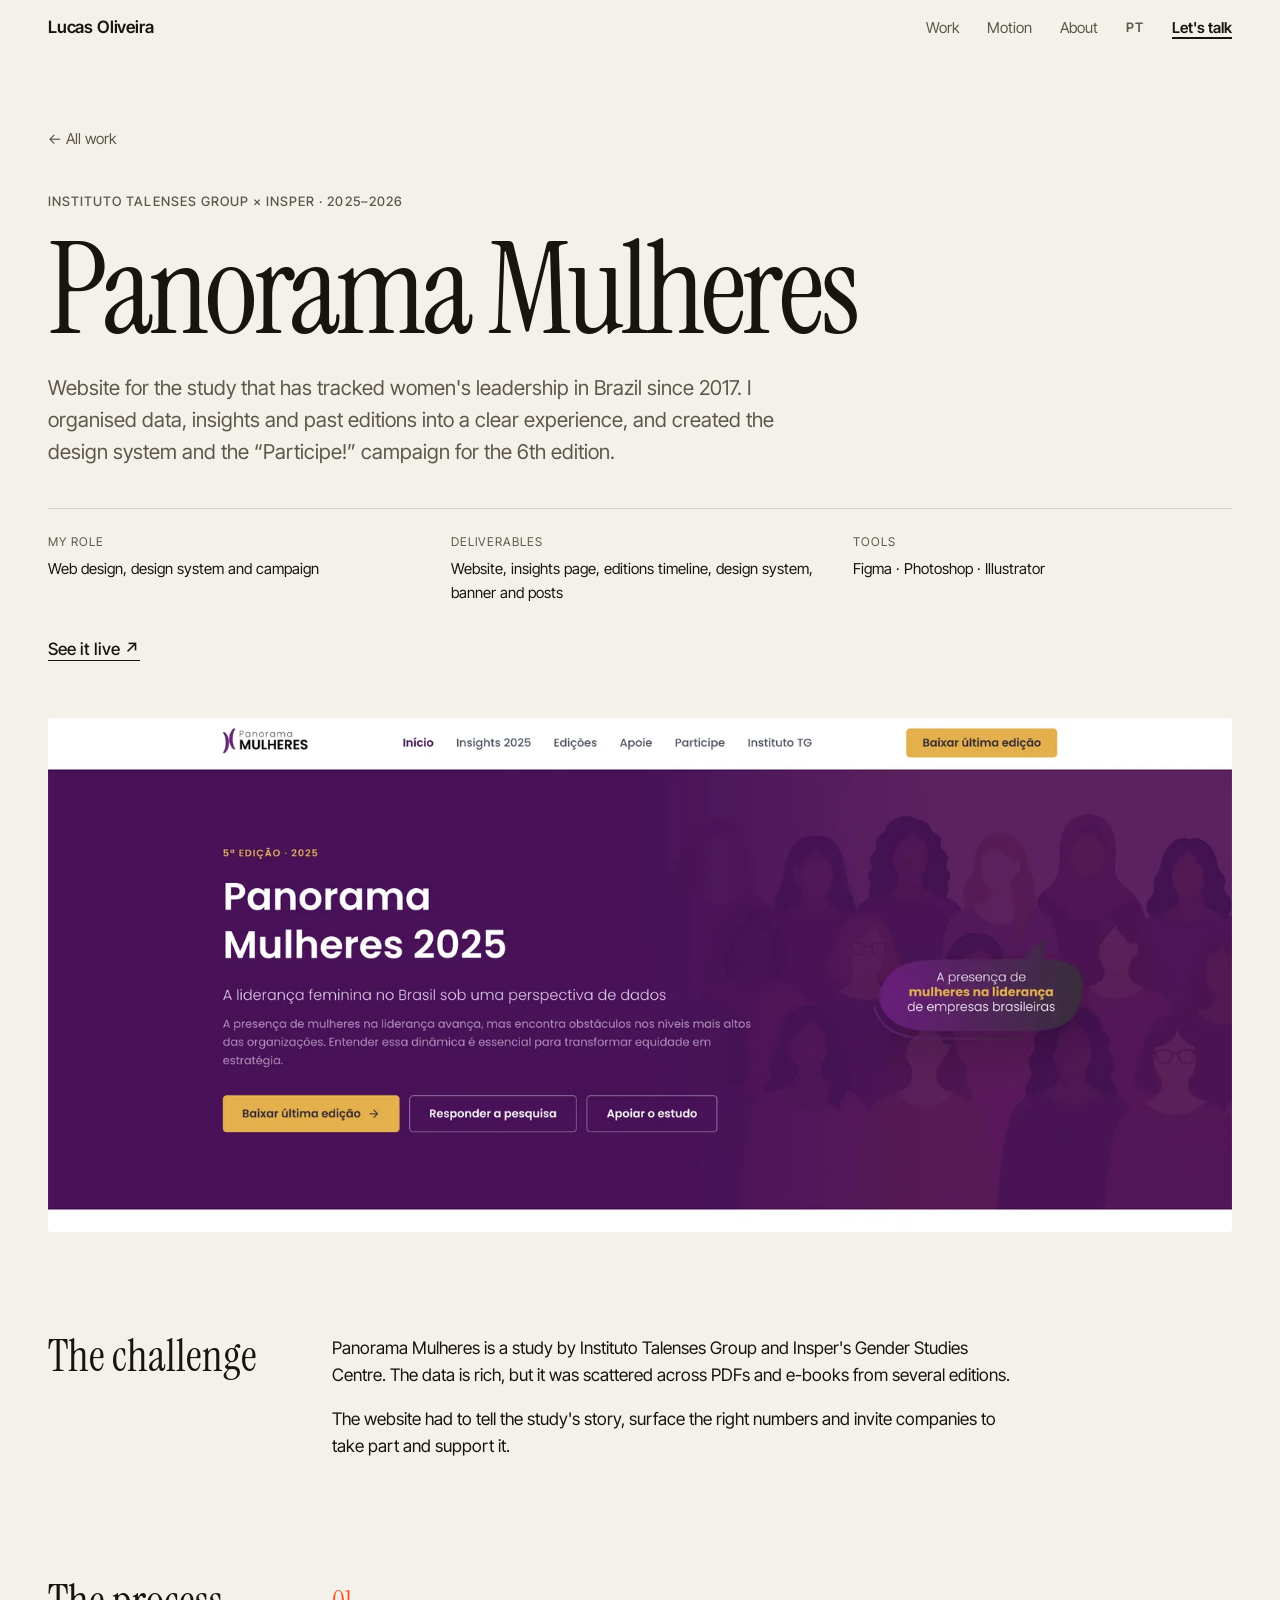
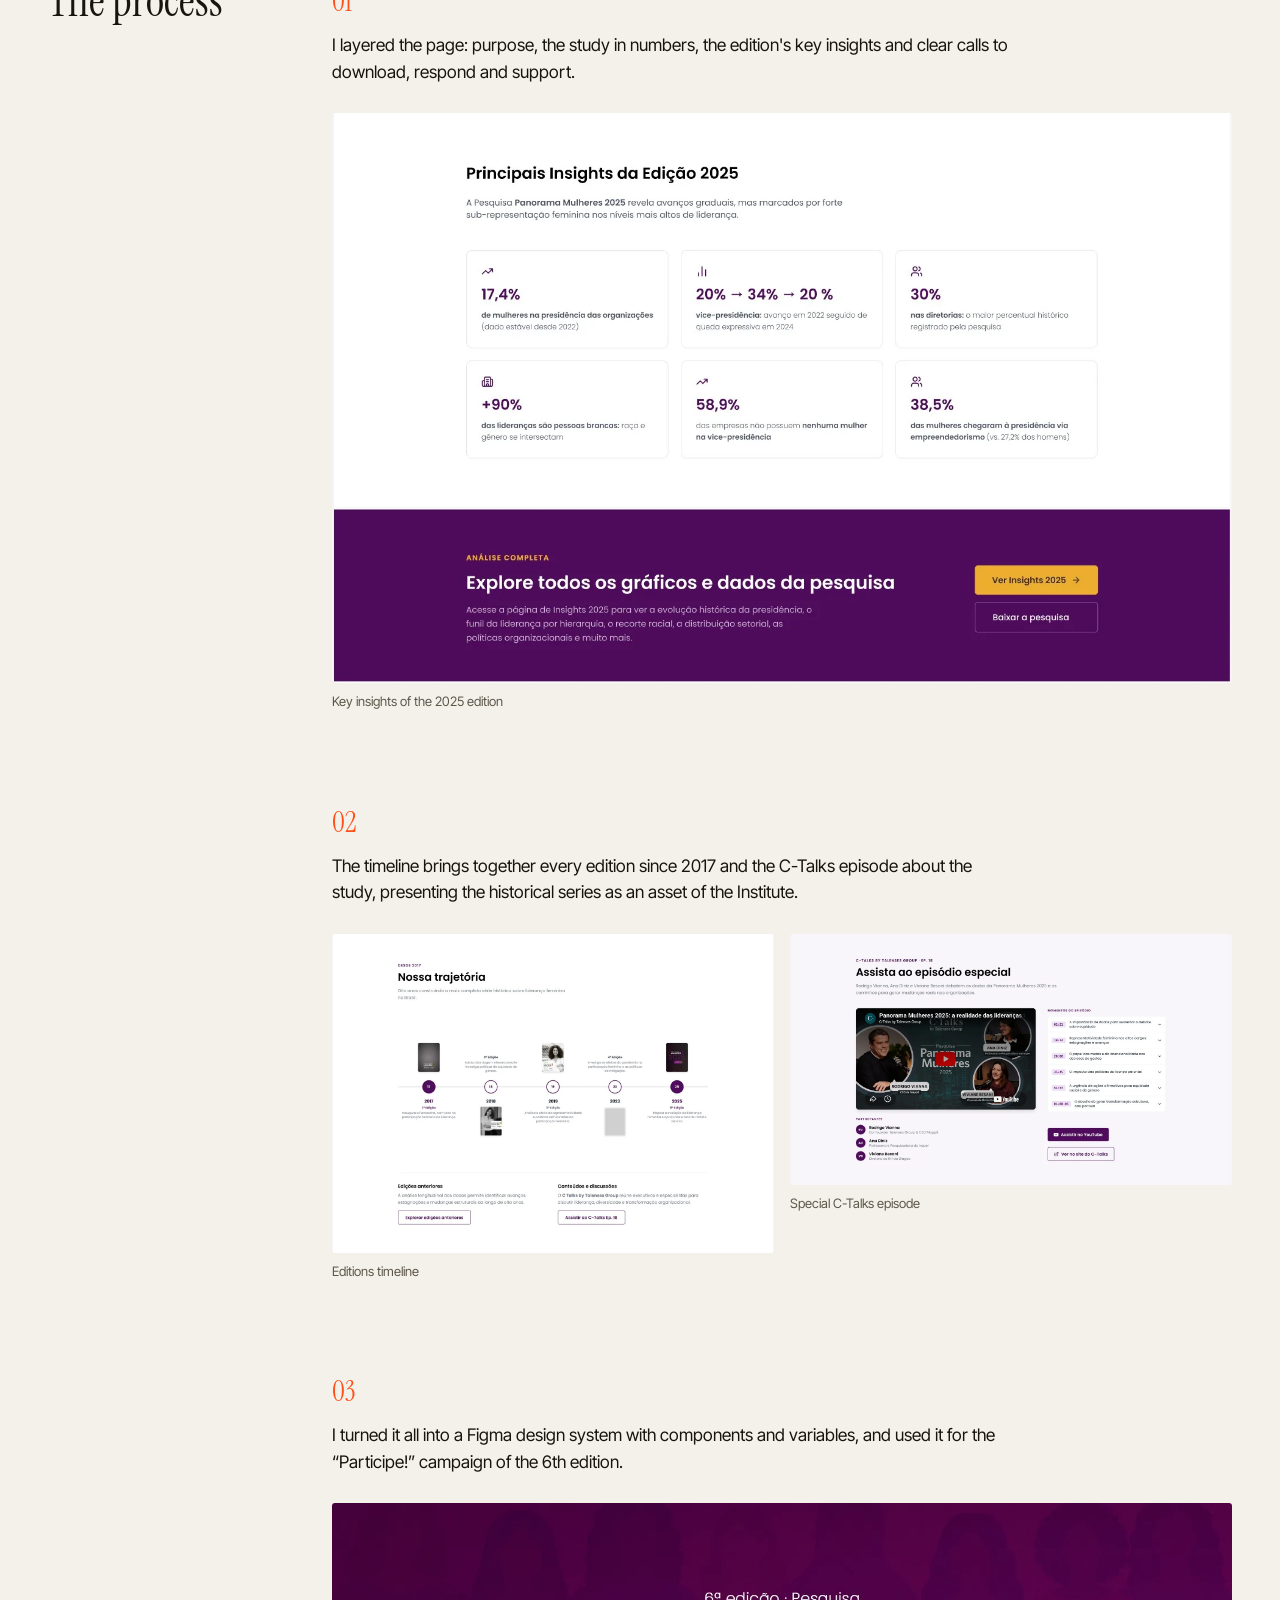
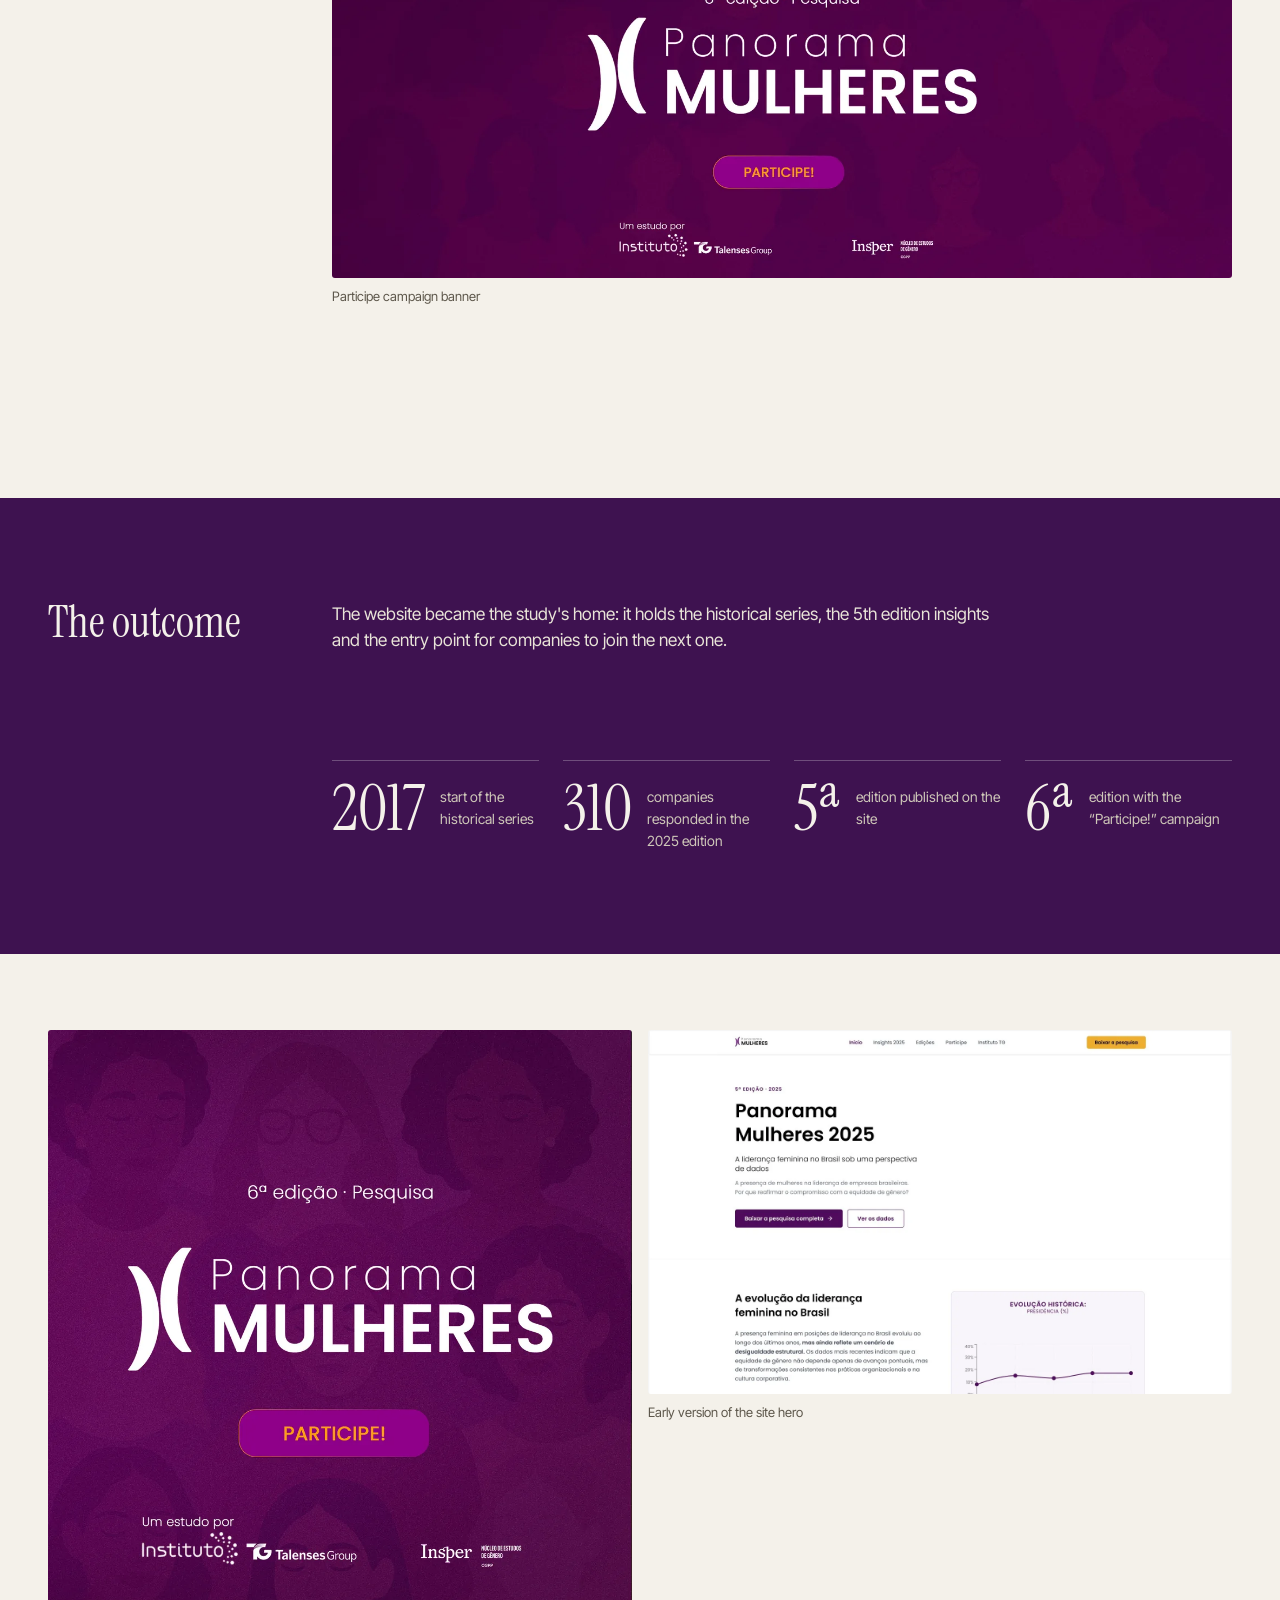
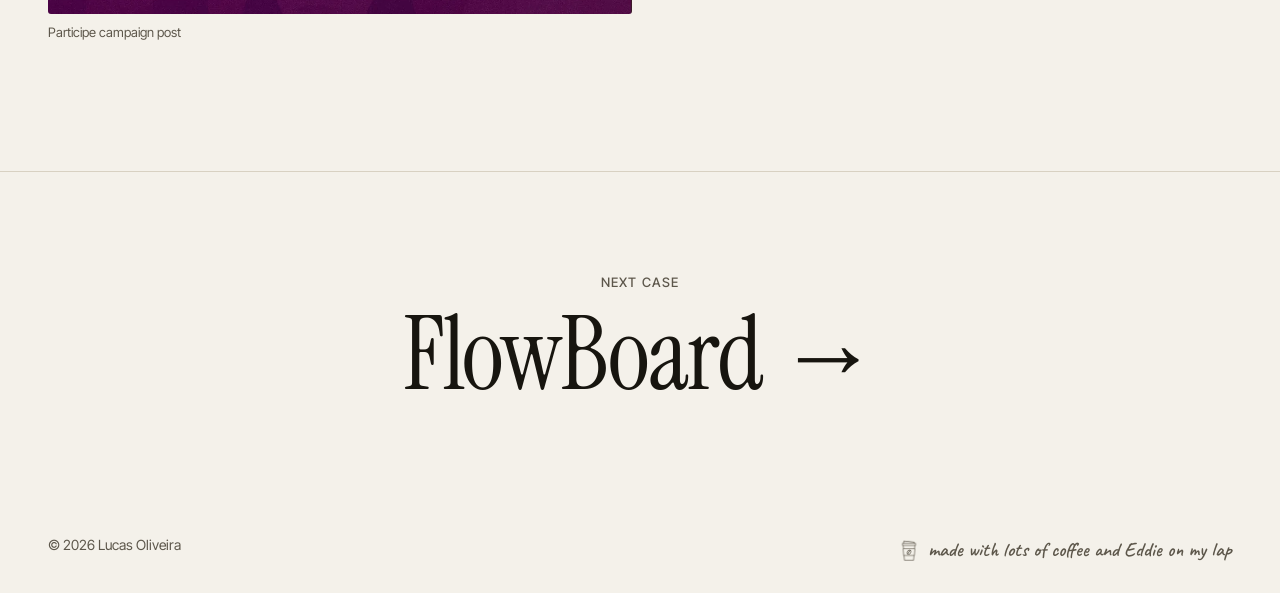
<file: en/cases/panorama-mulheres.html>
<!doctype html>
<html lang="en">
<head>
<meta charset="utf-8">
<meta name="viewport" content="width=device-width, initial-scale=1">
<title>Panorama Mulheres · Lucas Oliveira</title>
<meta name="description" content="Website for the study that has tracked women&#x27;s leadership in Brazil since 2017. I organised data, insights and past editions into a clear experience, and c">
<link rel="canonical" href="https://lukeoliveira27.github.io/portfolio/en/cases/panorama-mulheres.html">
<link rel="alternate" hreflang="pt-BR" href="https://lukeoliveira27.github.io/portfolio/cases/panorama-mulheres.html">
<link rel="alternate" hreflang="en" href="https://lukeoliveira27.github.io/portfolio/en/cases/panorama-mulheres.html">
<meta property="og:type" content="website">
<meta property="og:title" content="Panorama Mulheres · Lucas Oliveira">
<meta property="og:description" content="Website for the study that has tracked women&#x27;s leadership in Brazil since 2017. I organised data, insights and past editions into a clear experience, and c">
<meta property="og:url" content="https://lukeoliveira27.github.io/portfolio/en/cases/panorama-mulheres.html">
<meta property="og:image" content="https://lukeoliveira27.github.io/portfolio/assets/img/og-en.jpg">
<meta property="og:image:width" content="1200">
<meta property="og:image:height" content="630">
<meta name="twitter:card" content="summary_large_image">
<link rel="icon" href="../../assets/img/favicon.svg" type="image/svg+xml">
<link rel="preconnect" href="https://fonts.googleapis.com">
<link rel="preconnect" href="https://fonts.gstatic.com" crossorigin>
<link href="https://fonts.googleapis.com/css2?family=Instrument+Serif:ital@0;1&family=Inter+Tight:wght@400;500;600&family=Caveat:wght@500;600&display=swap" rel="stylesheet">
<link rel="stylesheet" href="../../styles.css">

</head>
<body class="page-case page-case--panorama">
<header class="nav">
  <a href="../#topo" class="nav__name">Lucas Oliveira</a>
  <nav aria-label="Main">
    <a href="../#trabalhos">Work</a>
    <a href="../#motion">Motion</a>
    <a href="../#sobre">About</a>
    <a class="nav__lang" href="../../cases/panorama-mulheres.html" hreflang="pt-BR" lang="pt-BR">PT</a>
    <a href="../#contato" class="nav__cta">Let&#x27;s talk</a>
  </nav>
</header>

<main id="topo">
  <header class="ch wrap">
    <a class="ch__back" href="../#trabalhos">← All work</a>
    <p class="eyebrow">Instituto Talenses Group × Insper · 2025–2026</p>
    <h1 class="ch__title">Panorama Mulheres</h1>
    <p class="ch__lead">Website for the study that has tracked women&#x27;s leadership in Brazil since 2017. I organised data, insights and past editions into a clear experience, and created the design system and the “Participe!” campaign for the 6th edition.</p>
    <dl class="ch__meta">
      <div><dt>My role</dt><dd>Web design, design system and campaign</dd></div>
      <div><dt>Deliverables</dt><dd>Website, insights page, editions timeline, design system, banner and posts</dd></div>
      <div><dt>Tools</dt><dd>Figma · Photoshop · Illustrator</dd></div>
    </dl>
    <a class="link" href="https://panoramamulheres.com/" target="_blank" rel="noopener">See it live ↗</a>
  </header>

  <figure class="ch__cover zoom"><img src="../../assets/img/pm-site-old.webp" alt="Panorama Mulheres website hero" loading="lazy" width="1600" height="695" loading="eager"></figure>

  <section class="wrap cs">
    <h2 class="cs__h">The challenge</h2>
    <div class="cs__body"><p>Panorama Mulheres is a study by Instituto Talenses Group and Insper&#x27;s Gender Studies Centre. The data is rich, but it was scattered across PDFs and e-books from several editions.</p><p>The website had to tell the study&#x27;s story, surface the right numbers and invite companies to take part and support it.</p></div>
  </section>

  <section class="wrap cs">
    <h2 class="cs__h">The process</h2>
    <div class="cs__body cs__body--wide">
      <div class="step">
        <div class="step__text"><span class="step__n">01</span><p>I layered the page: purpose, the study in numbers, the edition&#x27;s key insights and clear calls to download, respond and support.</p></div>
        <div class="cf-grid"><figure class="cf cf--wide zoom"><img src="../../assets/img/pm-insights.webp" alt="Key insights of the 2025 edition" loading="lazy" width="1476" height="935"><figcaption>Key insights of the 2025 edition</figcaption></figure></div>
      </div>
      <div class="step">
        <div class="step__text"><span class="step__n">02</span><p>The timeline brings together every edition since 2017 and the C-Talks episode about the study, presenting the historical series as an asset of the Institute.</p></div>
        <div class="cf-grid"><figure class="cf cf--half zoom"><img src="../../assets/img/pm-edicoes.webp" alt="Editions timeline" loading="lazy" width="1476" height="1064"><figcaption>Editions timeline</figcaption></figure><figure class="cf cf--half zoom"><img src="../../assets/img/pm-ctalks2.webp" alt="Special C-Talks episode" loading="lazy" width="1476" height="837"><figcaption>Special C-Talks episode</figcaption></figure></div>
      </div>
      <div class="step">
        <div class="step__text"><span class="step__n">03</span><p>I turned it all into a Figma design system with components and variables, and used it for the “Participe!” campaign of the 6th edition.</p></div>
        <div class="cf-grid"><figure class="cf cf--wide zoom"><img src="../../assets/img/pm-participe-1.webp" alt="Participe campaign banner" loading="lazy" width="1600" height="666"><figcaption>Participe campaign banner</figcaption></figure></div>
      </div>
    </div>
  </section>

  <section class="cs-result">
    <div class="wrap">
      <h2 class="cs__h">The outcome</h2>
      <div class="cs__body"><p>The website became the study&#x27;s home: it holds the historical series, the 5th edition insights and the entry point for companies to join the next one.</p></div>
      <ul class="facts"><li><b>2017</b><span>start of the historical series</span></li><li><b>310</b><span>companies responded in the 2025 edition</span></li><li><b>5ª</b><span>edition published on the site</span></li><li><b>6ª</b><span>edition with the “Participe!” campaign</span></li></ul>
    </div>
  </section>

  <section class="wrap cs cs--gallery">
    <div class="cf-grid"><figure class="cf cf--half zoom"><img src="../../assets/img/pm-participe-2.webp" alt="Participe campaign post" loading="lazy" width="1080" height="1080"><figcaption>Participe campaign post</figcaption></figure><figure class="cf cf--half zoom"><img src="../../assets/img/pm-hero.webp" alt="Early version of the site hero" loading="lazy" width="1476" height="920"><figcaption>Early version of the site hero</figcaption></figure></div>
  </section>


  <a class="next" href="flowboard.html">
    <span class="eyebrow">Next case</span>
    <span class="next__title">FlowBoard <span aria-hidden="true">→</span></span>
  </a>
</main>

<footer class="foot wrap">
  <span>© 2026 Lucas Oliveira</span>
  <span class="hand foot__made"><i class="ico" style="-webkit-mask-image:url(../../assets/icons/cafe.png);mask-image:url(../../assets/icons/cafe.png)" aria-hidden="true"></i>made with lots of coffee and Eddie on my lap</span>
</footer>

<dialog class="lightbox" aria-label="Enlarge">
  <button class="lightbox__close" aria-label="Close">×</button>
  <img alt="">
</dialog>

<script>window.I18N = { pause: "Pause video", play: "Play video", zoom: "Enlarge", swipe: "swipe for more" };</script>
<script src="../../main.js"></script>
</body>
</html>
</file>
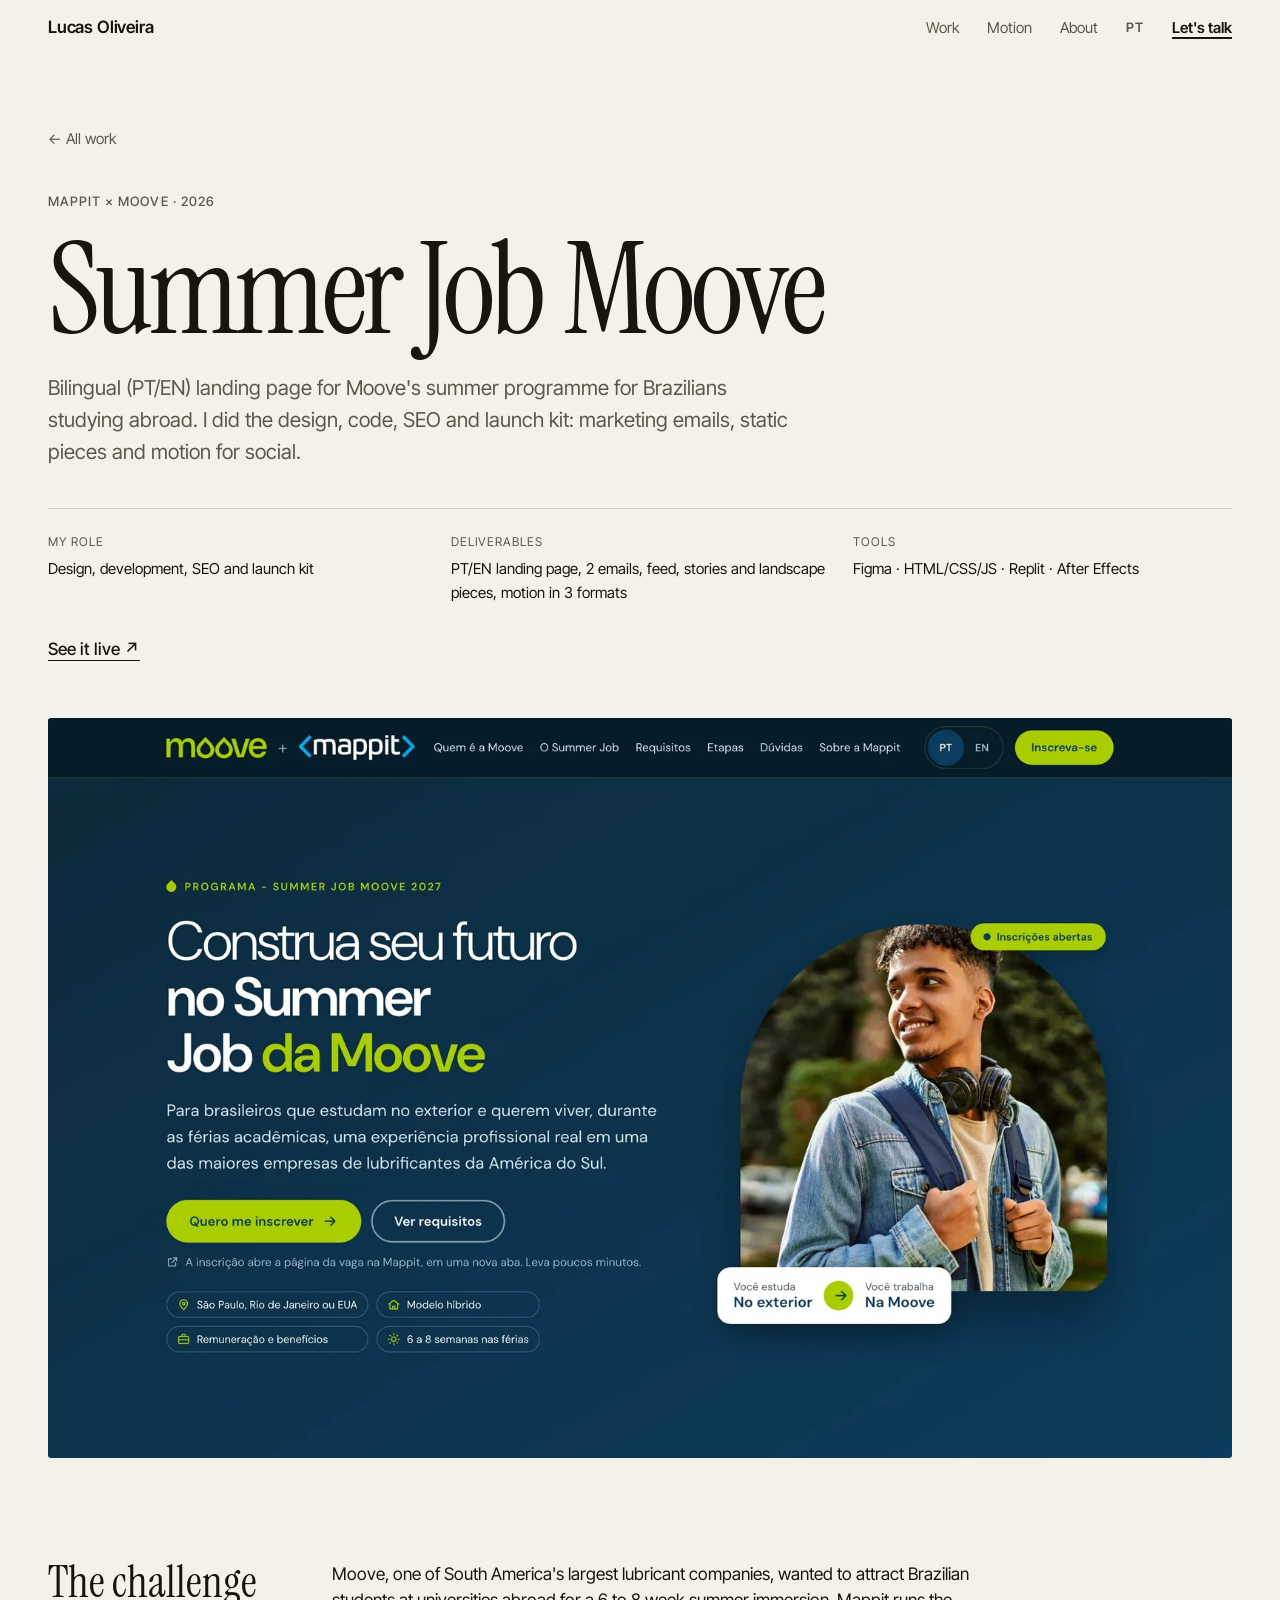
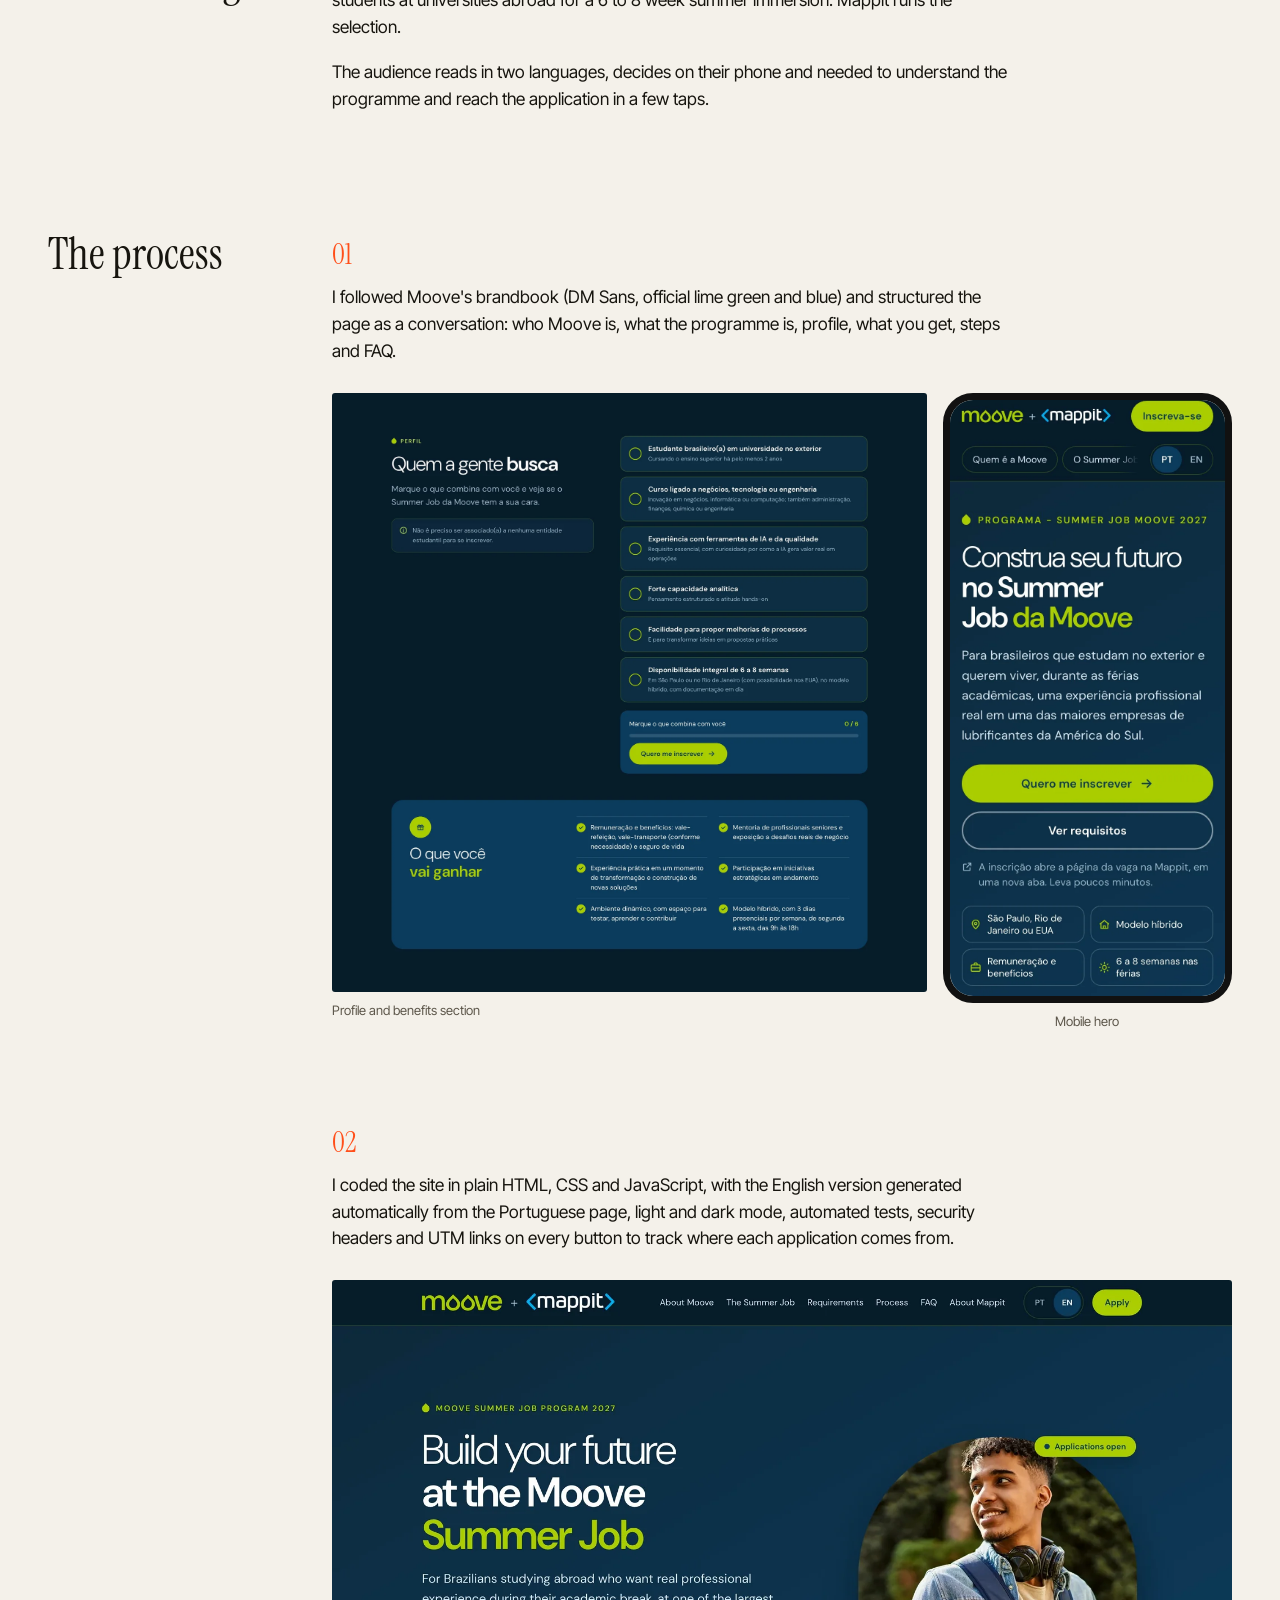
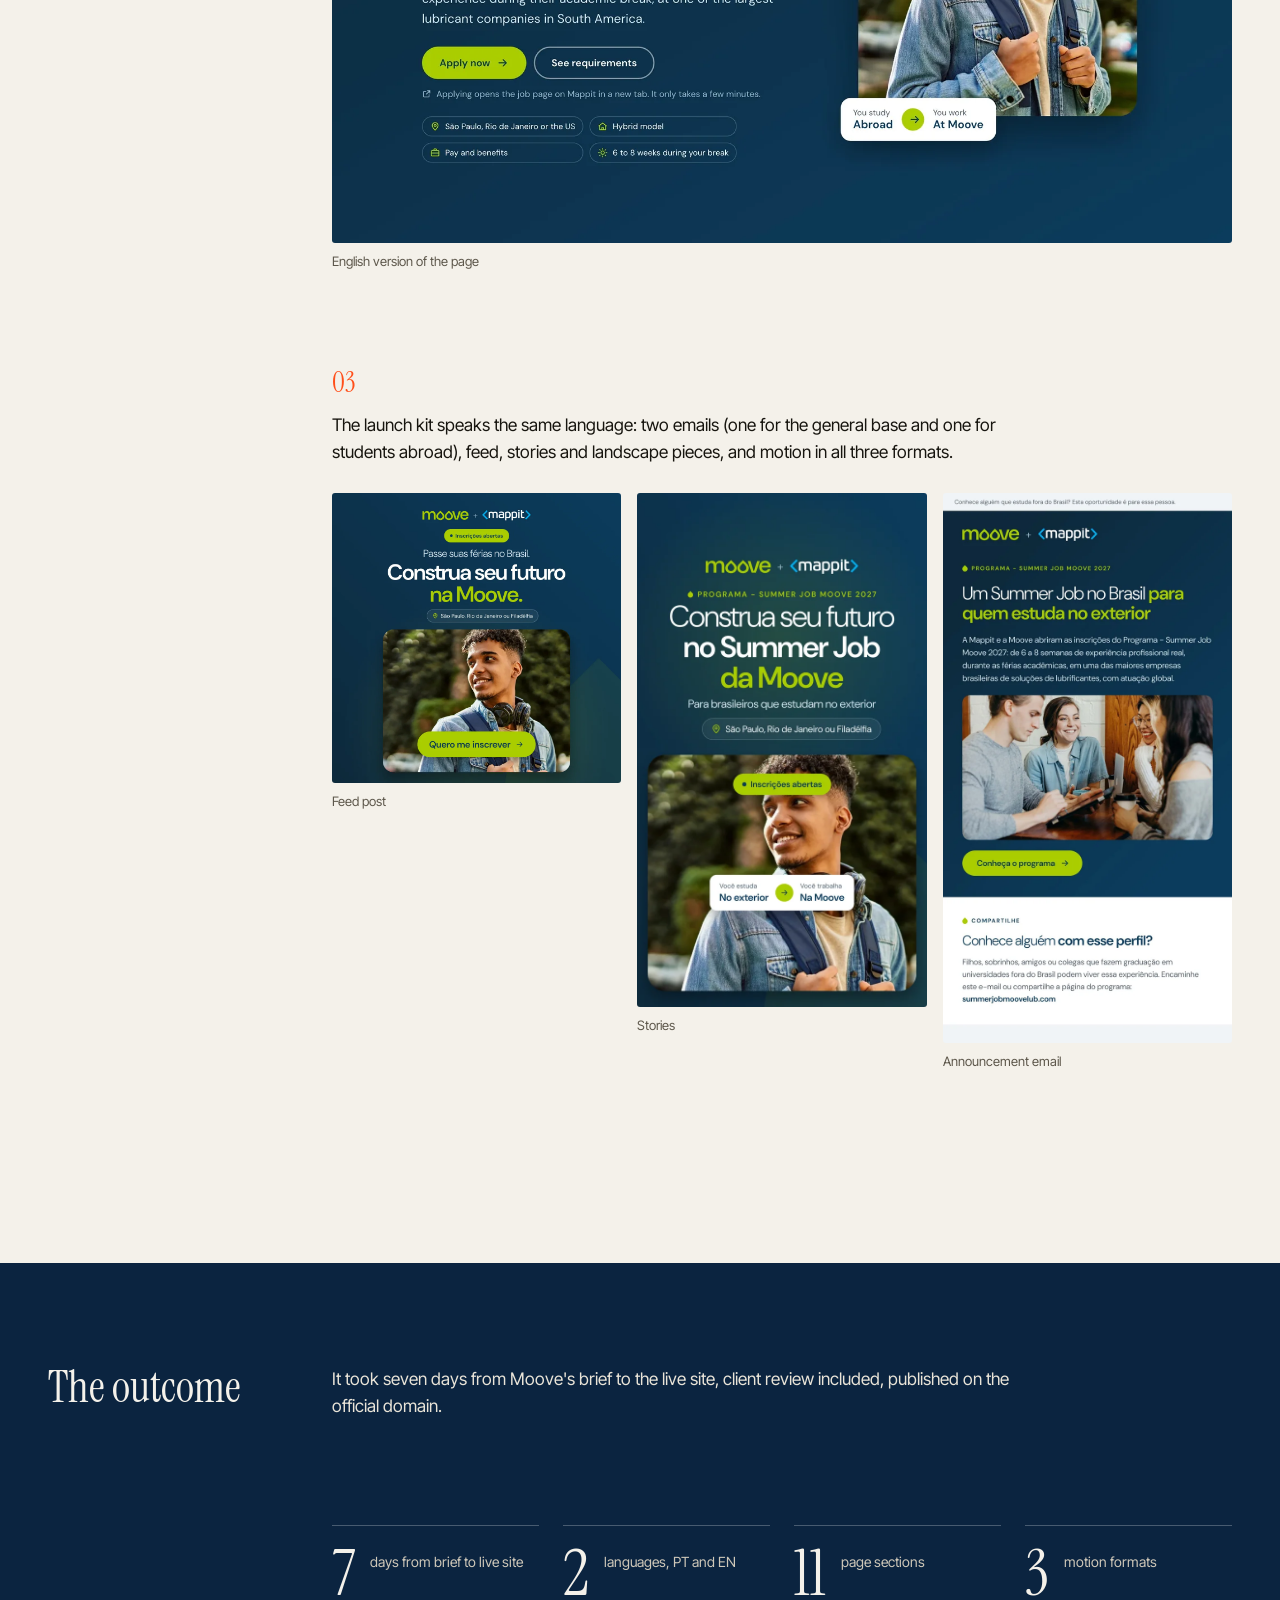
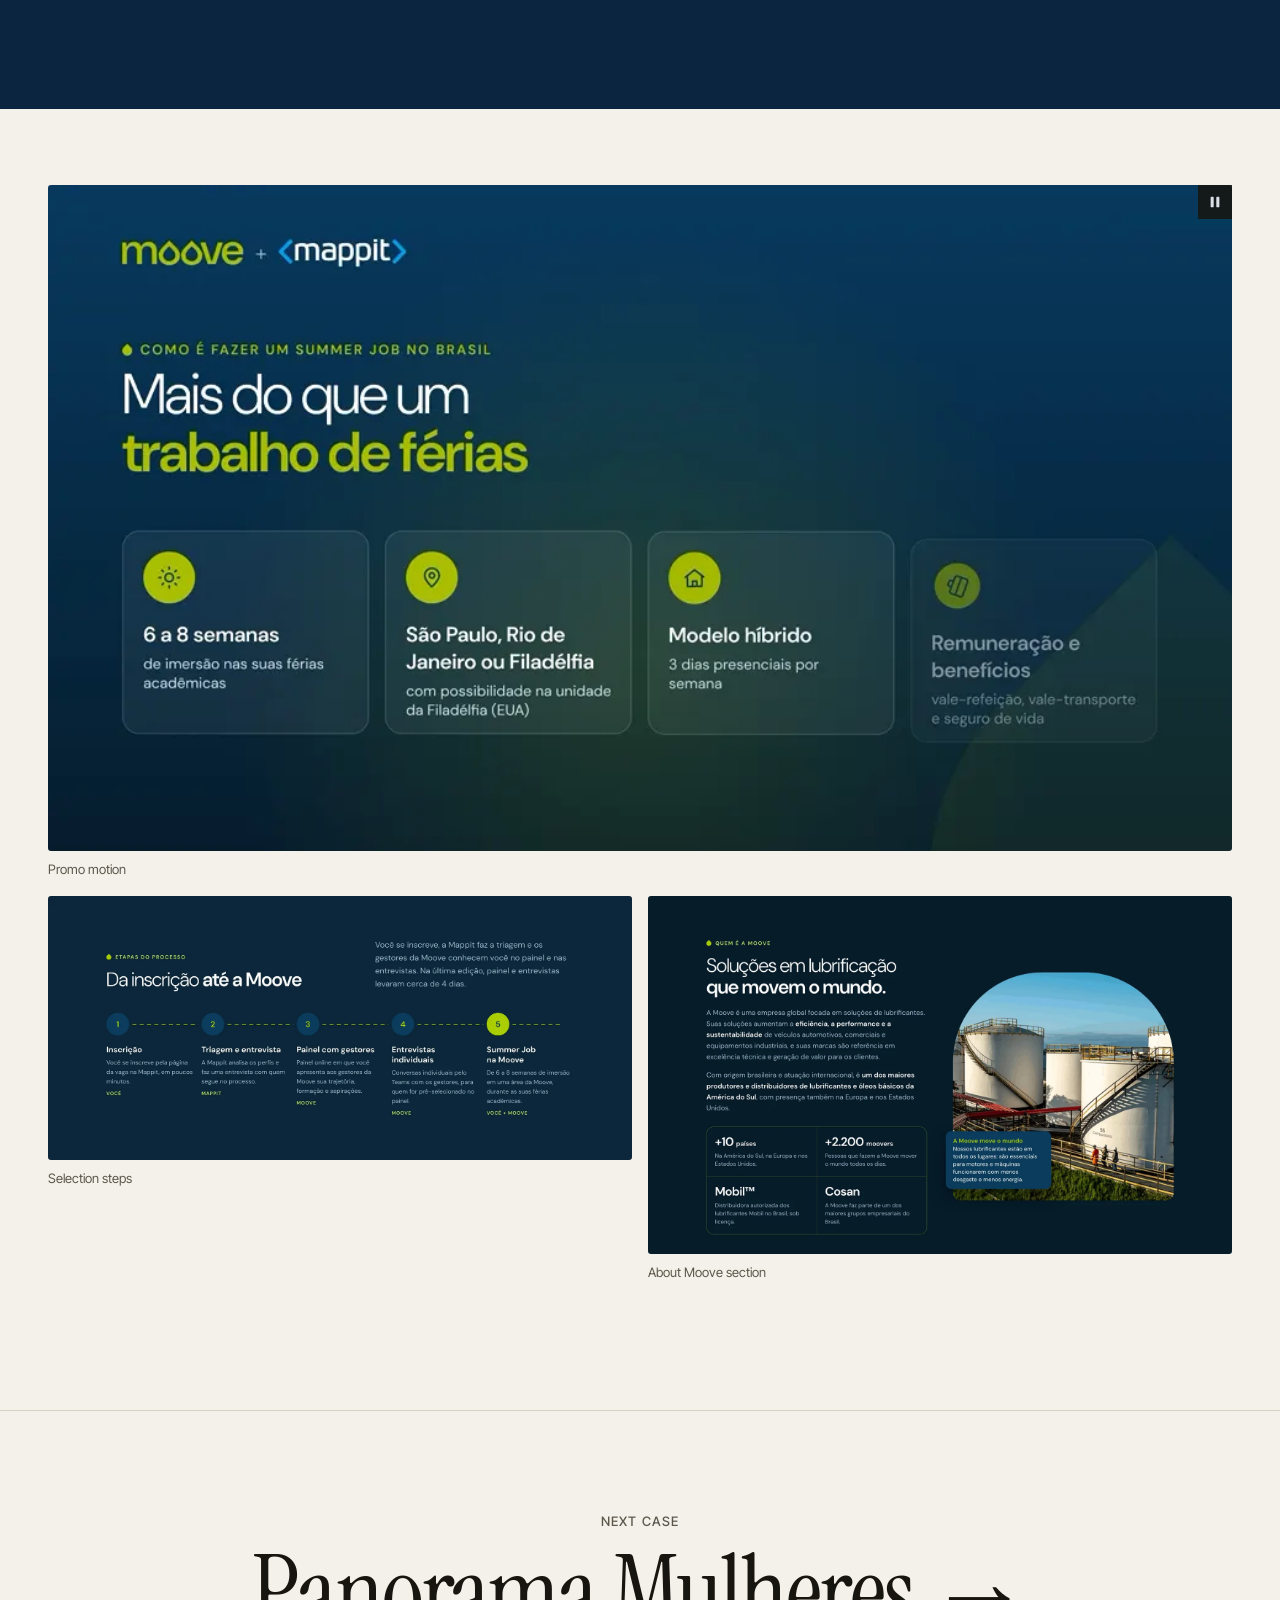
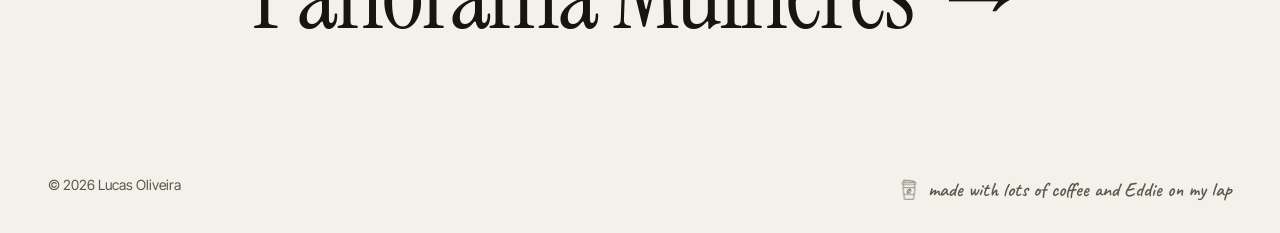
<file: en/cases/summer-job-moove.html>
<!doctype html>
<html lang="en">
<head>
<meta charset="utf-8">
<meta name="viewport" content="width=device-width, initial-scale=1">
<title>Summer Job Moove · Lucas Oliveira</title>
<meta name="description" content="Bilingual (PT/EN) landing page for Moove&#x27;s summer programme for Brazilians studying abroad. I did the design, code, SEO and launch kit: marketing emails, s">
<link rel="canonical" href="https://lukeoliveira27.github.io/portfolio/en/cases/summer-job-moove.html">
<link rel="alternate" hreflang="pt-BR" href="https://lukeoliveira27.github.io/portfolio/cases/summer-job-moove.html">
<link rel="alternate" hreflang="en" href="https://lukeoliveira27.github.io/portfolio/en/cases/summer-job-moove.html">
<meta property="og:type" content="website">
<meta property="og:title" content="Summer Job Moove · Lucas Oliveira">
<meta property="og:description" content="Bilingual (PT/EN) landing page for Moove&#x27;s summer programme for Brazilians studying abroad. I did the design, code, SEO and launch kit: marketing emails, s">
<meta property="og:url" content="https://lukeoliveira27.github.io/portfolio/en/cases/summer-job-moove.html">
<meta property="og:image" content="https://lukeoliveira27.github.io/portfolio/assets/img/og-en.jpg">
<meta property="og:image:width" content="1200">
<meta property="og:image:height" content="630">
<meta name="twitter:card" content="summary_large_image">
<link rel="icon" href="../../assets/img/favicon.svg" type="image/svg+xml">
<link rel="preconnect" href="https://fonts.googleapis.com">
<link rel="preconnect" href="https://fonts.gstatic.com" crossorigin>
<link href="https://fonts.googleapis.com/css2?family=Instrument+Serif:ital@0;1&family=Inter+Tight:wght@400;500;600&family=Caveat:wght@500;600&display=swap" rel="stylesheet">
<link rel="stylesheet" href="../../styles.css">

</head>
<body class="page-case page-case--moove">
<header class="nav">
  <a href="../#topo" class="nav__name">Lucas Oliveira</a>
  <nav aria-label="Main">
    <a href="../#trabalhos">Work</a>
    <a href="../#motion">Motion</a>
    <a href="../#sobre">About</a>
    <a class="nav__lang" href="../../cases/summer-job-moove.html" hreflang="pt-BR" lang="pt-BR">PT</a>
    <a href="../#contato" class="nav__cta">Let&#x27;s talk</a>
  </nav>
</header>

<main id="topo">
  <header class="ch wrap">
    <a class="ch__back" href="../#trabalhos">← All work</a>
    <p class="eyebrow">Mappit × Moove · 2026</p>
    <h1 class="ch__title">Summer Job Moove</h1>
    <p class="ch__lead">Bilingual (PT/EN) landing page for Moove&#x27;s summer programme for Brazilians studying abroad. I did the design, code, SEO and launch kit: marketing emails, static pieces and motion for social.</p>
    <dl class="ch__meta">
      <div><dt>My role</dt><dd>Design, development, SEO and launch kit</dd></div>
      <div><dt>Deliverables</dt><dd>PT/EN landing page, 2 emails, feed, stories and landscape pieces, motion in 3 formats</dd></div>
      <div><dt>Tools</dt><dd>Figma · HTML/CSS/JS · Replit · After Effects</dd></div>
    </dl>
    <a class="link" href="https://summerjobmoovelub.com/" target="_blank" rel="noopener">See it live ↗</a>
  </header>

  <figure class="ch__cover zoom"><img src="../../assets/img/moove-lp-topo.webp" alt="Landing page hero on desktop" loading="lazy" width="1600" height="1000" loading="eager"></figure>

  <section class="wrap cs">
    <h2 class="cs__h">The challenge</h2>
    <div class="cs__body"><p>Moove, one of South America&#x27;s largest lubricant companies, wanted to attract Brazilian students at universities abroad for a 6 to 8 week summer immersion. Mappit runs the selection.</p><p>The audience reads in two languages, decides on their phone and needed to understand the programme and reach the application in a few taps.</p></div>
  </section>

  <section class="wrap cs">
    <h2 class="cs__h">The process</h2>
    <div class="cs__body cs__body--wide">
      <div class="step">
        <div class="step__text"><span class="step__n">01</span><p>I followed Moove&#x27;s brandbook (DM Sans, official lime green and blue) and structured the page as a conversation: who Moove is, what the programme is, profile, what you get, steps and FAQ.</p></div>
        <div class="cf-grid"><figure class="cf cf--two zoom"><img src="../../assets/img/moove-lp-07.webp" alt="Profile and benefits section" loading="lazy" width="1600" height="1613"><figcaption>Profile and benefits section</figcaption></figure><figure class="cf cf--phone zoom"><img src="../../assets/img/moove-lp-mobile.webp" alt="Mobile hero" loading="lazy" width="750" height="1624"><figcaption>Mobile hero</figcaption></figure></div>
      </div>
      <div class="step">
        <div class="step__text"><span class="step__n">02</span><p>I coded the site in plain HTML, CSS and JavaScript, with the English version generated automatically from the Portuguese page, light and dark mode, automated tests, security headers and UTM links on every button to track where each application comes from.</p></div>
        <div class="cf-grid"><figure class="cf cf--wide zoom"><img src="../../assets/img/moove-lp-en.webp" alt="English version of the page" loading="lazy" width="1600" height="1000"><figcaption>English version of the page</figcaption></figure></div>
      </div>
      <div class="step">
        <div class="step__text"><span class="step__n">03</span><p>The launch kit speaks the same language: two emails (one for the general base and one for students abroad), feed, stories and landscape pieces, and motion in all three formats.</p></div>
        <div class="cf-grid"><figure class="cf cf--third zoom"><img src="../../assets/img/moove-feed.webp" alt="Feed post" loading="lazy" width="1080" height="1080"><figcaption>Feed post</figcaption></figure><figure class="cf cf--third zoom"><img src="../../assets/img/moove-stories.webp" alt="Stories" loading="lazy" width="600" height="1066"><figcaption>Stories</figcaption></figure><figure class="cf cf--third zoom"><img src="../../assets/img/moove-email.webp" alt="Announcement email" loading="lazy" width="700" height="1330"><figcaption>Announcement email</figcaption></figure></div>
      </div>
    </div>
  </section>

  <section class="cs-result">
    <div class="wrap">
      <h2 class="cs__h">The outcome</h2>
      <div class="cs__body"><p>It took seven days from Moove&#x27;s brief to the live site, client review included, published on the official domain.</p></div>
      <ul class="facts"><li><b>7</b><span>days from brief to live site</span></li><li><b>2</b><span>languages, PT and EN</span></li><li><b>11</b><span>page sections</span></li><li><b>3</b><span>motion formats</span></li></ul>
    </div>
  </section>

  <section class="wrap cs cs--gallery">
    <div class="cf-grid"><figure class="cf cf--wide cf--video"><video src="../../assets/video/moove-motion.mp4" poster="../../assets/img/poster-moove-motion.webp" muted loop playsinline preload="none" aria-label="Promo motion"></video><figcaption>Promo motion</figcaption></figure><figure class="cf cf--half zoom"><img src="../../assets/img/moove-lp-08.webp" alt="Selection steps" loading="lazy" width="1600" height="723"><figcaption>Selection steps</figcaption></figure><figure class="cf cf--half zoom"><img src="../../assets/img/moove-lp-02.webp" alt="About Moove section" loading="lazy" width="1600" height="982"><figcaption>About Moove section</figcaption></figure></div>
  </section>


  <a class="next" href="panorama-mulheres.html">
    <span class="eyebrow">Next case</span>
    <span class="next__title">Panorama Mulheres <span aria-hidden="true">→</span></span>
  </a>
</main>

<footer class="foot wrap">
  <span>© 2026 Lucas Oliveira</span>
  <span class="hand foot__made"><i class="ico" style="-webkit-mask-image:url(../../assets/icons/cafe.png);mask-image:url(../../assets/icons/cafe.png)" aria-hidden="true"></i>made with lots of coffee and Eddie on my lap</span>
</footer>

<dialog class="lightbox" aria-label="Enlarge">
  <button class="lightbox__close" aria-label="Close">×</button>
  <img alt="">
</dialog>

<script>window.I18N = { pause: "Pause video", play: "Play video", zoom: "Enlarge", swipe: "swipe for more" };</script>
<script src="../../main.js"></script>
</body>
</html>
</file>
<file: styles.css>
:root {
  --paper: #f4f1ea;
  --paper-2: #ebe6db;
  --ink: #17150f;
  --ink-2: #5d574b;
  --line: #d8d1c2;
  --accent: #ff4f1a;
  --highlight: #ffe36e;
  --board: #2a3044;
  --moove: #0b2440;
  --panorama: #3e1250;
  --serif: "Instrument Serif", Georgia, serif;
  --sans: "Inter Tight", system-ui, -apple-system, sans-serif;
  --hand: "Caveat", cursive;
  --radius: 3px;
  --gutter: clamp(16px, 4vw, 48px);
}

*, *::before, *::after { box-sizing: border-box; }
html { scroll-behavior: smooth; -webkit-text-size-adjust: 100%; }
body {
  margin: 0;
  background: var(--paper);
  color: var(--ink);
  font: 400 17px/1.55 var(--sans);
  -webkit-font-smoothing: antialiased;
  overflow-x: hidden;
}
img, video { display: block; max-width: 100%; height: auto; }
figure { margin: 0; }
a { color: inherit; }
em { font-style: italic; }
::selection { background: var(--highlight); }

.wrap { width: 100%; max-width: 1280px; margin-inline: auto; padding-inline: var(--gutter); }
.hand { font-family: var(--hand); font-weight: 600; }
.skip { position: absolute; left: -999px; }
.skip:focus { left: 16px; top: 16px; z-index: 99; background: var(--ink); color: var(--paper); padding: 8px 12px; border-radius: 8px; }
:focus-visible { outline: 2px solid var(--accent); outline-offset: 3px; border-radius: 4px; }

/* ---------- NAV ---------- */
.nav {
  position: sticky; top: 0; z-index: 20;
  display: flex; align-items: center; justify-content: space-between; gap: 16px;
  padding: 14px var(--gutter);
  background: var(--paper);
  border-bottom: 1px solid transparent;
  transition: border-color .3s;
}
.nav.is-scrolled { border-color: var(--line); }
.nav__name { font-weight: 600; text-decoration: none; letter-spacing: -.01em; }
.nav nav { display: flex; align-items: center; gap: clamp(12px, 2.5vw, 28px); font-size: 15px; }
.nav nav a { text-decoration: none; color: var(--ink-2); transition: color .2s; }
.nav nav a:hover { color: var(--ink); }
.nav .nav__cta { color: var(--ink); font-weight: 600; text-decoration: underline; text-underline-offset: 4px; text-decoration-thickness: 1.5px; }
.nav .nav__cta:hover { color: var(--accent); }
@media (max-width: 640px) {
  .nav nav a:not(.nav__cta) { display: none; }
}

/* ---------- HERO ---------- */
.eyebrow {
  display: inline-flex; align-items: center; gap: 8px;
  margin: 0 0 20px; font-size: 13px; font-weight: 500;
  letter-spacing: .08em; text-transform: uppercase; color: var(--ink-2);
}

.hero { padding-top: clamp(40px, 7vw, 96px); padding-bottom: clamp(32px, 5vw, 64px); }
.hero__title {
  margin: 0; font-family: var(--serif); font-weight: 400;
  font-size: clamp(48px, 9.4vw, 148px); line-height: .95; letter-spacing: -.025em;
  text-wrap: balance;
}
.hero__title em { color: var(--accent); }
.hero__move { display: inline-block; position: relative; }
.hero__move span span { display: inline-block; animation: hop 3.2s cubic-bezier(.3,.7,.3,1) infinite; animation-delay: calc(var(--i) * 70ms); }
@keyframes hop {
  0%, 30%, 100% { transform: translateY(0) rotate(0); }
  8% { transform: translateY(-.14em) rotate(-5deg); }
  16% { transform: translateY(.02em) rotate(3deg); }
  22% { transform: translateY(0) rotate(0); }
}
.hero__move::after {
  content: ""; position: absolute; left: 0; right: 0; bottom: .06em; height: .14em;
  background: var(--highlight); z-index: -1; border-radius: 2px;
}
.br-lg { display: none; }
@media (min-width: 900px) { .br-lg { display: inline; } }

.hero__foot {
  display: flex; align-items: flex-end; justify-content: space-between; gap: 32px;
  margin-top: clamp(32px, 5vw, 64px);
}
.hero__lead { max-width: 52ch; margin: 0; font-size: clamp(17px, 1.5vw, 20px); color: var(--ink-2); }
.hero__photo { position: relative; flex: none; width: clamp(120px, 15vw, 200px); transform: rotate(3deg); }
.hero__photo img { aspect-ratio: 1; object-fit: cover; }
.hero__photo figcaption { position: absolute; left: -28px; top: -22px; font-size: 26px; transform: rotate(-10deg); color: var(--accent); }
@media (max-width: 640px) {
  .hero__foot { flex-direction: column-reverse; align-items: flex-start; }
  .hero__photo figcaption { left: auto; right: -8px; }
}

/* ---------- MARCAS (faixa animada; para ao passar o mouse e com "reduzir movimento") ---------- */
.marquee { overflow: hidden; border-block: 1px solid var(--line); padding: 18px 0; }
.marquee__track { display: flex; width: max-content; animation: marquee 60s linear infinite; }
.marquee:hover .marquee__track { animation-play-state: paused; }
.marquee span {
  font-family: var(--serif); font-size: clamp(22px, 2.6vw, 34px); white-space: nowrap; padding-inline: 28px;
  display: inline-flex; align-items: center;
}
.marquee span::after { content: "✦"; font-size: .5em; color: var(--accent); margin-left: 56px; }
@keyframes marquee { to { transform: translateX(-50%); } }

/* ---------- SECTIONS ---------- */
.section { padding-block: clamp(56px, 7vw, 100px); }
.section__head { margin-bottom: clamp(28px, 4vw, 52px); }
.section__head--row { display: flex; align-items: baseline; justify-content: space-between; gap: 16px; flex-wrap: wrap; }
.section__title {
  margin: 0; font-family: var(--serif); font-weight: 400;
  font-size: clamp(40px, 6vw, 84px); line-height: 1; letter-spacing: -.02em; text-wrap: balance;
}
.section__title em { color: var(--accent); }
.section__title--sm { font-size: clamp(32px, 4vw, 52px); }
.section__note { margin: 0; max-width: 40ch; color: var(--ink-2); font-size: 16px; }
.link { font-weight: 500; text-decoration: none; border-bottom: 1.5px solid currentColor; padding-bottom: 1px; }
.link:hover { color: var(--accent); }


/* ---------- CASES: TEXTO + CARROSSEL ---------- */
.case {
  display: grid; grid-template-columns: minmax(280px, 340px) minmax(0, 1fr); gap: clamp(24px, 4vw, 56px);
  align-items: center; margin-bottom: clamp(56px, 7vw, 96px);
}
.case:last-child { margin-bottom: 0; }
.case__num { display: block; font-family: var(--serif); font-size: 28px; color: var(--ink-2); line-height: 1; margin-bottom: 14px; }
.case__client { margin: 0 0 6px; font-size: 13px; color: var(--ink-2); }
.case__title { margin: 0 0 14px; font-family: var(--serif); font-weight: 400; font-size: clamp(38px, 4.2vw, 58px); line-height: 1; letter-spacing: -.02em; }
.case__text { margin: 0 0 18px; font-size: 16px; line-height: 1.5; }
.tags { display: flex; flex-wrap: wrap; gap: 0; margin: 0 0 22px; padding: 0; list-style: none; font-size: 13px; color: var(--ink-2); }
.tags li + li::before { content: "/"; margin: 0 8px; color: var(--line); }
.case__note { margin: 14px 0 0; font-size: 21px; color: var(--accent); transform: rotate(-1.5deg); width: fit-content; }

.car {
  --h: clamp(400px, 40vw, 560px);
  position: relative; min-width: 0;
  /* sangra até a borda direita da tela */
  margin-right: calc(-1 * ((100vw - min(100vw, 1280px)) / 2 + var(--gutter)));
}
.car__track {
  display: flex; gap: 12px; height: var(--h); padding: 12px; overflow-x: auto; overscroll-behavior-x: contain;
  scroll-snap-type: x mandatory; scroll-padding-inline: 12px; scrollbar-width: none;
  border-radius: var(--radius) 0 0 var(--radius);
}
.car__track::-webkit-scrollbar { display: none; }
.car--flow .car__track { background: #26323c; }
.car--board .car__track { background: var(--board); }
.car--moove .car__track { background: var(--moove); }
.car--panorama .car__track { background: var(--panorama); }

.s { position: relative; flex: 0 0 auto; height: 100%; margin: 0; scroll-snap-align: start; border-radius: var(--radius); overflow: hidden; background: rgba(255,255,255,.06); }
.s > img { display: block; height: 100%; width: auto; max-width: none; }
.zoom { cursor: zoom-in; }
.s--browser { display: flex; flex-direction: column; background: #f6f4ef; width: calc((var(--h) - 24px - 29px) * var(--ar)); }
.s--browser > img { flex: 1; min-height: 0; width: 100%; height: auto; object-fit: cover; object-position: top left; }
.s--phone { width: calc(var(--h) * .56); background: #cfe0ec; }
.car--board .s--phone, .car--moove .s--phone { background: rgba(255,255,255,.08); }
.s--phone > img {
  position: absolute; left: 50%; top: 16px; height: calc(100% - 16px); width: auto; transform: translateX(-50%);
  border: 7px solid #111; border-bottom: 0; border-radius: 30px 30px 0 0;
}
.s--logo { width: calc(var(--h) * 1.25); background: #f6f5f2; display: grid; place-items: center; }
.s--logo > img { width: 72%; height: auto; }
.s--contain { width: calc(var(--h) * .75); background: #fff; }
.s--contain > img { position: absolute; inset: 0; width: 100%; height: 100%; object-fit: contain; padding: 6%; }
.s--light { background: #ececec; }
.s--video { width: calc((var(--h) - 24px) * 16 / 9); }
.s--video video { width: 100%; height: 100%; object-fit: cover; }
.s--post { width: calc(var(--h) - 196px); display: flex; align-items: center; justify-content: center; padding: 12px; background: #e9e6df; }

.car__btn {
  position: absolute; top: 50%; z-index: 3; width: 40px; height: 40px; margin-top: -20px;
  border: 0; background: var(--paper); color: var(--ink); font-size: 18px; cursor: pointer; display: grid; place-items: center;
  transition: opacity .2s, background .2s;
}
.car__btn:hover { background: var(--ink); color: var(--paper); }
.car__btn--prev { left: -22px; }
.car__btn--next { right: calc((100vw - min(100vw, 1280px)) / 2 + var(--gutter) + 16px); }
.car__btn[disabled] { opacity: 0; pointer-events: none; }
.car__hint { margin: 10px 0 0; font-size: 13px; color: var(--ink-2); }
@media (hover: none) { .car__btn { display: none; } }

@media (max-width: 900px) {
  .case { grid-template-columns: 1fr; gap: 20px; }
  .car { --h: 420px; margin-inline: calc(-1 * var(--gutter)); }
  .car__track { border-radius: 0; padding-inline: var(--gutter); scroll-padding-inline: var(--gutter); }
  .car__btn--prev { left: 8px; } .car__btn--next { right: 8px; }
}

/* Mockup de post no feed */
.post {
  width: 100%; background: #fff; color: #191919; border-radius: 10px;
  box-shadow: 0 0 0 1px rgba(0,0,0,.08);
  font: 400 13px/1.35 -apple-system, "Segoe UI", system-ui, sans-serif; overflow: hidden;
}
.post__head { display: grid; grid-template-columns: 40px 1fr auto; gap: 8px; align-items: start; padding: 10px 12px 0; }
.post__head img { width: 40px; height: 40px; border-radius: 4px; object-fit: cover; border: 1px solid #e6e6e6; }
.post__head b { display: block; font-size: 13px; font-weight: 600; }
.post__head span { display: block; font-size: 11px; color: #666; line-height: 1.3; }
.post__follow { color: #0a66c2 !important; font-weight: 600; font-size: 13px !important; }
.post__text { margin: 8px 12px 10px; display: -webkit-box; -webkit-line-clamp: 3; -webkit-box-orient: vertical; overflow: hidden; }
.post__media { position: relative; overflow: hidden; cursor: zoom-in; }
.post__media img { width: 100%; height: auto; display: block; }
.post__stats { display: flex; padding: 6px 12px; border-bottom: 1px solid #e8e8e8; }
.post__stats span { display: inline-flex; gap: 2px; }
.post__stats i { font-style: normal; font-size: 12px; }
.post__actions { display: flex; justify-content: space-around; padding: 2px 6px; }
.post__actions span { padding: 8px 4px; font-size: 12px; font-weight: 600; color: #5e5e5e; }

.browser { display: flex; align-items: center; gap: 6px; padding: 9px 12px; background: #eceae4; font-size: 11px; color: #6b665c; flex: none; }
.browser span { width: 9px; height: 9px; border-radius: 50%; background: #d1ccc1; }
.browser b { font-weight: 500; margin-left: 10px; background: #fff; padding: 2px 10px; border-radius: 2px; }

/* ---------- MOTION + PODCAST (ABAS) ---------- */
.motion { background: var(--ink); color: var(--paper); padding-block: clamp(56px, 7vw, 100px); }
.motion .eyebrow { color: #a59e8f; }
.tabs { display: inline-flex; gap: 24px; }
.tabs button {
  border: 0; border-bottom: 2px solid transparent; background: transparent; color: #a59e8f; font: 500 16px var(--sans); padding: 6px 0; cursor: pointer;
}
.tabs button[aria-selected="true"] { color: var(--paper); border-color: var(--accent); }
.tabs button:hover { color: var(--paper); }
.mgrid { display: grid; grid-template-columns: repeat(4, 1fr); gap: 16px; }
.mgrid > figure { position: relative; margin: 0; border-radius: var(--radius); overflow: hidden; background: #25221b; aspect-ratio: 16 / 9; }
.mgrid video, .mgrid img { width: 100%; height: 100%; object-fit: cover; }
.mgrid .showreel { grid-column: span 2; grid-row: span 2; aspect-ratio: auto; }
.mgrid .m-gif { background: #fff; }
.mgrid .m-gif img { object-fit: contain; padding: 10px; }
.mgrid figcaption {
  position: absolute; left: 0; right: 0; bottom: 0; padding: 8px 12px; font-size: 12.5px; color: #d7d1c4;
  background: var(--ink);
  opacity: 0; transform: translateY(6px); transition: .3s cubic-bezier(.2,.7,.2,1);
}
.mgrid figcaption b { display: block; color: #fff; font-weight: 600; font-size: 14px; }
.mgrid figure:hover figcaption, .mgrid figure:focus-within figcaption, .mgrid .showreel figcaption { opacity: 1; transform: none; }
.mgrid .showreel figcaption { right: auto; }
@media (hover: none) { .mgrid figcaption { opacity: 1; transform: none; } }
@media (max-width: 760px) {
  .mgrid { grid-template-columns: repeat(2, 1fr); gap: 10px; }
  .mgrid .showreel { grid-row: auto; aspect-ratio: 16 / 9; }
  .mgrid figure:not(.showreel) figcaption { position: static; border-radius: 0; padding: 6px 8px; opacity: 1; transform: none; }
  .mgrid > figure:not(.showreel) { aspect-ratio: auto; }
  .mgrid > figure:not(.showreel) video, .mgrid > figure:not(.showreel) img { aspect-ratio: 16 / 9; height: auto; }
}

.pod__head { display: flex; align-items: flex-end; justify-content: space-between; gap: 16px; flex-wrap: wrap; margin-bottom: 24px; }
.pod__text { margin: 0; max-width: 60ch; color: #cfc8b9; }
.pod__all { color: var(--paper); }
.pod__grid { display: grid; grid-template-columns: repeat(4, 1fr); gap: 16px; }
.ep { text-decoration: none; color: inherit; display: block; }
.ep__thumb { position: relative; display: block; border-radius: var(--radius); overflow: hidden; aspect-ratio: 16 / 9; background: #25221b; }
.ep__thumb img { width: 100%; height: 100%; object-fit: cover; transition: transform .5s cubic-bezier(.2,.7,.2,1); }
.ep:hover .ep__t { text-decoration: underline; text-underline-offset: 3px; }
.ep__play {
  position: absolute; left: 0; bottom: 0; padding: 6px 10px; background: var(--accent); color: var(--ink);
  font-size: 12px; font-weight: 600; opacity: 0; transition: opacity .2s;
}
.ep:hover .ep__play, .ep:focus-visible .ep__play { opacity: 1; }
.ep__n { display: block; margin-top: 12px; font-size: 12px; letter-spacing: .08em; text-transform: uppercase; color: var(--highlight); }
.ep__t { display: block; margin-top: 4px; font-size: 15px; line-height: 1.35; color: #f4f1ea; }
@media (max-width: 1000px) { .pod__grid { grid-template-columns: repeat(2, 1fr); } }

/* ---------- MAIS LPs: UMA LINHA ---------- */
.grid { display: grid; grid-template-columns: repeat(4, 1fr); gap: clamp(14px, 2vw, 24px); }
.card figure { margin: 0; border-radius: var(--radius); overflow: hidden; background: var(--paper-2); aspect-ratio: 16 / 10; }
.card img { width: 100%; height: 100%; object-fit: cover; object-position: top; transition: transform .6s cubic-bezier(.2,.7,.2,1); }
.card h3 { margin: 12px 0 2px; font-size: 16px; font-weight: 600; letter-spacing: -.01em; }
.card h3 a { text-decoration: none; }
.card p { margin: 0; color: var(--ink-2); font-size: 14px; }
@media (max-width: 900px) { .grid { grid-template-columns: repeat(2, 1fr); } }

/* ---------- SOBRE COMPACTO ---------- */
.about { display: grid; grid-template-columns: 7fr 5fr; gap: clamp(32px, 6vw, 88px); align-items: start; border-top: 1px solid var(--line); }
.about__text .section__title { margin-bottom: 22px; font-size: clamp(36px, 4.6vw, 64px); }
.about__text p { max-width: 62ch; color: var(--ink-2); font-size: 17px; margin: 0 0 14px; }
.about__photos { display: flex; gap: 18px; margin: 28px 0 8px; }
.polaroid { position: relative; width: 150px; margin: 0; background: #fff; padding: 7px 7px 34px; box-shadow: 0 16px 30px -18px rgba(0,0,0,.45); }
.polaroid img { aspect-ratio: 4 / 5; object-fit: cover; }
.polaroid figcaption { position: absolute; left: 9px; bottom: 6px; font-size: 17px; color: var(--ink-2); white-space: nowrap; }
.polaroid--a { transform: rotate(-4deg); }
.polaroid--b { transform: rotate(3deg) translateY(10px); }
.polaroid--b::before {
  content: ""; position: absolute; top: -10px; left: 50%; width: 70px; height: 20px; transform: translateX(-50%) rotate(-3deg);
  background: rgba(255, 227, 110, .8);
}
.skills { margin-top: 28px; }
.skills h3 { margin: 18px 0 8px; font-size: 12px; text-transform: uppercase; letter-spacing: .08em; color: var(--ink-2); font-weight: 500; }
.skills ul { display: flex; flex-wrap: wrap; margin: 0; padding: 0; list-style: none; font-size: 15px; line-height: 1.7; }
.skills li:not(:last-child)::after { content: ","; margin-right: 6px; }
.about__side { position: sticky; top: 90px; }
.about__sub { margin: 0 0 4px; font-size: 13px; text-transform: uppercase; letter-spacing: .08em; color: var(--ink-2); font-weight: 500; }
.tl { list-style: none; margin: 0; padding: 0; }
.tl li { display: grid; grid-template-columns: 92px 1fr; gap: 12px; padding: 12px 0; border-bottom: 1px dashed var(--line); }
.tl__when { color: var(--ink-2); font-variant-numeric: tabular-nums; font-size: 14px; padding-top: 1px; }
.tl b { font-weight: 600; font-size: 15px; }
.tl p { margin: 3px 0 0; font-size: 14px; color: var(--ink-2); }
.about__edu { font-size: 14px; color: var(--ink-2); margin: 14px 0 0; }
.about .btn--ghost { margin-top: 24px; }
@media (max-width: 900px) {
  .about { grid-template-columns: 1fr; }
  .about__side { position: static; }
  .polaroid { width: 46%; max-width: 170px; }
}
@media (max-width: 520px) { .tl li { grid-template-columns: 1fr; gap: 2px; } }

/* ---------- CONTACT ---------- */
.contact { background: var(--accent); color: var(--ink); padding-block: clamp(56px, 7vw, 100px); }
.contact .eyebrow { color: var(--ink); }
.contact__title { margin: 0 0 12px; max-width: 24ch; font-family: var(--serif); font-weight: 400; font-size: clamp(28px, 3.2vw, 44px); line-height: 1.1; }
.contact__mail { display: inline-block; margin-bottom: 36px; font-family: var(--serif); font-size: clamp(28px, 5.6vw, 80px); line-height: 1.05; letter-spacing: -.02em; color: var(--ink); text-decoration: underline; text-decoration-thickness: 2px; text-underline-offset: 8px; overflow-wrap: anywhere; }
.contact__mail:hover { color: var(--paper); }
.contact__links { display: flex; flex-wrap: wrap; gap: 12px 28px; margin: 0; padding: 0; list-style: none; font-weight: 500; }
.contact__links a { text-decoration: none; border-bottom: 1.5px solid; overflow-wrap: anywhere; }

.foot { display: flex; justify-content: space-between; gap: 16px; flex-wrap: wrap; padding-block: 28px; font-size: 14px; color: var(--ink-2); }
.foot .hand { font-size: 20px; }

/* ---------- LIGHTBOX ---------- */
.lightbox { border: 0; padding: 0; background: transparent; max-width: 94vw; max-height: 92vh; }
.lightbox::backdrop { background: rgba(10,9,6,.88); }
.lightbox img { max-width: 94vw; max-height: 92vh; width: auto; }
.lightbox__close {
  position: fixed; top: 16px; right: 16px; width: 44px; height: 44px;
  border: 0; background: #fff; font-size: 26px; line-height: 1; cursor: pointer;
}

@media (prefers-reduced-motion: reduce) {
  *, *::before, *::after { animation: none !important; transition: none !important; }
}

/* ---------- BOTÕES E LINKS ---------- */
.btn {
  display: inline-flex; align-items: center; gap: 6px; padding: 12px 18px;
  background: var(--ink); color: var(--paper); text-decoration: none; font-weight: 500; font-size: 15px;
  transition: background .2s, transform .2s;
}
.btn:hover { background: var(--accent); color: var(--ink); }
.btn--ghost { background: transparent; color: var(--ink); box-shadow: inset 0 0 0 1.5px var(--ink); margin-top: 32px; }
.btn--ghost:hover { background: var(--ink); color: var(--paper); }
.case__links { display: flex; align-items: center; flex-wrap: wrap; gap: 14px 22px; }
.link--muted { color: var(--ink-2); }
.case__title a { text-decoration: none; }
.case__title a:hover { color: var(--accent); }
.nav .nav__lang { font-weight: 600; font-size: 13px; letter-spacing: .06em; color: var(--ink-2); }
@media (max-width: 640px) { .nav nav a.nav__lang { display: inline-block; } }

/* ---------- VÍDEOS: BOTÃO DE PAUSA ---------- */
.has-video { position: relative; }
.vbtn {
  position: absolute; right: 0; top: 0; z-index: 2; width: 34px; height: 34px;
  border: 0; cursor: pointer; display: grid; place-items: center;
  background: var(--ink); color: #fff;
  opacity: .85; transition: opacity .2s, transform .2s;
}
.vbtn:hover { opacity: 1; background: var(--accent); color: var(--ink); }
.vbtn svg { width: 14px; height: 14px; fill: currentColor; }

/* ---------- DEPOIMENTOS ---------- */
.quotes__grid { display: grid; grid-template-columns: repeat(auto-fit, minmax(280px, 1fr)); gap: 24px; }
.quote { background: #fff; border-radius: var(--radius); padding: 28px; box-shadow: 0 0 0 1px var(--line); }
.quote blockquote { margin: 0 0 18px; font-family: var(--serif); font-size: 26px; line-height: 1.2; }
.quote figcaption { font-size: 14px; color: var(--ink-2); }
.quote figcaption b { display: block; color: var(--ink); }

/* ---------- PÁGINA DE CASE ---------- */
.page-case { --case: var(--ink); }
.page-case--flow { --case: #26323c; }
.page-case--board { --case: var(--board); }
.page-case--moove { --case: var(--moove); }
.page-case--panorama { --case: var(--panorama); }
.ch { padding-top: clamp(32px, 6vw, 72px); padding-bottom: clamp(32px, 5vw, 56px); }
.ch__back { display: block; width: fit-content; margin-bottom: 36px; color: var(--ink-2); text-decoration: none; font-size: 15px; }
.ch__back:hover { color: var(--accent); }
.ch__title { margin: 0 0 24px; font-family: var(--serif); font-weight: 400; font-size: clamp(56px, 10vw, 150px); line-height: .92; letter-spacing: -.03em; }
.ch__lead { max-width: 62ch; margin: 0 0 40px; font-size: clamp(18px, 1.6vw, 22px); color: var(--ink-2); }
.ch__meta { display: grid; grid-template-columns: repeat(3, 1fr); gap: 24px; margin: 0 0 32px; padding-top: 24px; border-top: 1px solid var(--line); }
.ch__meta dt { font-size: 12px; text-transform: uppercase; letter-spacing: .08em; color: var(--ink-2); margin-bottom: 6px; }
.ch__meta dd { margin: 0; font-size: 15px; }
@media (max-width: 760px) { .ch__meta { grid-template-columns: 1fr; gap: 16px; } }
.ch__cover { margin: 0 auto; max-width: 1280px; padding: 0 var(--gutter); }
.ch__cover img { width: 100%; border-radius: var(--radius); background: var(--case); }
.page-case--board .ch__cover img { max-width: 720px; margin-inline: auto; }

.cs { display: grid; grid-template-columns: 220px 1fr; gap: clamp(20px, 5vw, 80px); padding-block: clamp(56px, 8vw, 110px) 0; }
.cs__h { margin: 0; font-family: var(--serif); font-weight: 400; font-size: clamp(32px, 3.4vw, 44px); line-height: 1; position: sticky; top: 90px; align-self: start; }
.cs__body { max-width: 68ch; }
.cs__body p { margin: 0 0 18px; font-size: clamp(17px, 1.35vw, 19px); }
.cs__body--wide { max-width: none; }
@media (max-width: 860px) { .cs { grid-template-columns: 1fr; } .cs__h { position: static; } }

.step { margin-bottom: clamp(56px, 7vw, 96px); }
.step__text { max-width: 68ch; margin-bottom: 28px; }
.step__text p { font-size: clamp(17px, 1.35vw, 19px); margin: 0 0 14px; }
.step__n { display: block; font-family: var(--serif); font-size: 28px; color: var(--accent); margin-bottom: 8px; }

.cf-grid { display: grid; grid-template-columns: repeat(6, 1fr); gap: 16px; align-items: start; }
.cf { margin: 0; position: relative; }
.cf img, .cf video { width: 100%; height: auto; border-radius: var(--radius); background: var(--case); }
.cf .browser { border-radius: var(--radius) var(--radius) 0 0; }
.cf .browser + img { border-radius: 0 0 var(--radius) var(--radius); }
.cf figcaption { font-size: 13px; color: var(--ink-2); margin-top: 8px; }
.cf--wide { grid-column: span 6; }
.cf--half { grid-column: span 3; }
.cf--two { grid-column: span 4; }
.cf--phone { grid-column: span 2; }
.cf--phone img { border: 7px solid #111; border-radius: 30px; max-width: 300px; margin-inline: auto; }
.cf--phone figcaption { text-align: center; }
.cf--third { grid-column: span 2; }
.cf--logo { grid-column: span 6; background: #f6f5f2; border-radius: var(--radius); padding: clamp(32px, 8vw, 96px); }
.cf--logo img { max-width: 560px; margin-inline: auto; background: none; }
.cf--logo figcaption { display: none; }
.cf--video video { aspect-ratio: 16 / 9; object-fit: cover; }
@media (max-width: 760px) {
  .cf-grid { grid-template-columns: repeat(2, 1fr); gap: 10px; }
  .cf--wide, .cf--half, .cf--two { grid-column: span 2; }
  .cf--phone, .cf--third { grid-column: span 1; }
  .cf--phone img { border-width: 5px; border-radius: 22px; }
}

.cs-result { margin-top: clamp(56px, 8vw, 110px); background: var(--case); color: #f4f1ea; padding-block: clamp(56px, 8vw, 110px); }
.cs-result .wrap { display: grid; grid-template-columns: 220px 1fr; gap: clamp(20px, 5vw, 80px); }
.cs-result .cs__h { position: static; }
.cs-result .cs__body p { color: #e9e4d8; }
.facts { grid-column: 2; list-style: none; margin: 24px 0 0; padding: 0; display: grid; grid-template-columns: repeat(4, 1fr); gap: 24px; }
.facts li { border-top: 1px solid rgba(255,255,255,.25); padding-top: 16px; }
.facts b { display: block; font-family: var(--serif); font-weight: 400; font-size: clamp(44px, 5vw, 72px); line-height: 1; }
.facts span { font-size: 14px; color: #cfc8b9; }
@media (min-width: 1100px) {
  .facts li { display: flex; align-items: flex-start; gap: 15px; }
  .facts span { margin-top: 9px; min-width: 6em; }
}
@media (max-width: 860px) {
  .cs-result .wrap { grid-template-columns: 1fr; }
  .facts { grid-column: auto; grid-template-columns: repeat(2, 1fr); }
}
.cs--gallery { display: block; padding-top: clamp(40px, 6vw, 80px); }

.next {
  display: block; text-decoration: none; text-align: center; margin-top: clamp(72px, 10vw, 140px);
  padding: clamp(56px, 8vw, 100px) var(--gutter); border-top: 1px solid var(--line); transition: background .3s;
}
.next:hover { background: var(--paper-2); }
.next .eyebrow { display: block; margin-bottom: 12px; }
.next__title { font-family: var(--serif); font-size: clamp(48px, 8vw, 120px); line-height: 1; letter-spacing: -.02em; }
.next:hover .next__title { color: var(--accent); }


/* ---------- ÍCONES (Flaticon, traço à mão; a cor vem do texto) ---------- */
/* A imagem vai inline no HTML (mask-image), para o caminho valer a partir da página e não deste arquivo. */
.ico {
  display: inline-block; width: 1em; height: 1em; vertical-align: -.12em; background: currentColor;
  -webkit-mask: center / contain no-repeat; mask: center / contain no-repeat;
}
.ico--wave { width: 1.15em; height: 1.15em; transform-origin: 70% 80%; animation: wave 1.6s ease-in-out .4s 2; }
@keyframes wave { 0%, 60%, 100% { transform: rotate(0); } 10%, 30% { transform: rotate(16deg); } 20%, 40% { transform: rotate(-8deg); } }
.post__stats .ico { width: 16px; height: 16px; color: #5e5e5e; margin-right: 3px; }
.foot__made { display: inline-flex; align-items: center; gap: 8px; }
.foot__made .ico { width: 22px; height: 22px; color: var(--ink-2); }
.tools { list-style: none; margin: 0; padding: 0; display: flex; flex-wrap: wrap; gap: 6px 16px; }
.tools li { display: inline-flex; align-items: center; gap: 7px; }
.tools .ico { width: 15px; height: 15px; vertical-align: 0; color: var(--ink-2); }

/* ---------- AJUSTES DE CELULAR ---------- */
.car__count { display: none; }
@media (max-width: 900px) {
  /* carrossel: cada item cabe na tela e o próximo aparece na borda, mostrando que dá pra deslizar */
  .car { --h: 460px; }
  .s { max-width: calc(100vw - 72px); }
  .s > img { object-fit: cover; object-position: top left; }
  .s--browser > img { width: 100%; }
  .s--contain > img { object-fit: contain; object-position: center; }
  .car__count { display: block; margin: 10px var(--gutter) 0; font-size: 13px; color: var(--ink-2); font-variant-numeric: tabular-nums; }
  /* post do LinkedIn mais largo e enxuto */
  .s--post { width: 290px; }
  .post__head div span:first-of-type { display: none; }
  .post__text { -webkit-line-clamp: 2; }
  .post__actions span { font-size: 11px; padding-inline: 2px; }
  /* áreas de toque */
  .nav nav a { padding-block: 10px; }
  .nav .nav__lang { padding-inline: 8px; }
  .contact__links a { display: inline-block; padding-block: 8px; }
  .card h3 a { display: inline-block; padding-block: 4px; }
  /* polaroids: legenda cabe na foto */
  .polaroid { padding-bottom: 44px; }
  .polaroid figcaption { white-space: normal; right: 8px; line-height: 1.05; font-size: 16px; }
}
@media (max-width: 760px) {
  /* páginas de case: grupos de 3 peças viram uma fileira para deslizar */
  .cf-grid:has(> .cf--third) {
    display: flex; gap: 10px; overflow-x: auto; scroll-snap-type: x mandatory; scrollbar-width: none;
    margin-inline: calc(-1 * var(--gutter)); padding-inline: var(--gutter); scroll-padding-inline: var(--gutter);
  }
  .cf-grid:has(> .cf--third)::-webkit-scrollbar { display: none; }
  .cf-grid:has(> .cf--third) > .cf { flex: 0 0 68%; scroll-snap-align: start; }
  .cf-grid:has(> .cf--third) img { height: 300px; object-fit: cover; }
}

/* ---------- CTA DO FLOWBOARD (cores da marca do produto: grafite, azul-céu, bege; laranja só no logo) ---------- */
.fbcta { background: #26323c; color: #f6f4ef; overflow: hidden; margin-top: clamp(56px, 7vw, 100px); }
.page-case .fbcta { margin-top: clamp(72px, 10vw, 140px); }
.fbcta__in { display: grid; grid-template-columns: minmax(0, 1fr) minmax(220px, 360px); gap: clamp(32px, 6vw, 96px); align-items: end; }
.fbcta__text { padding-block: clamp(48px, 6vw, 88px); }
.fbcta__logo { width: 186px; height: auto; margin-bottom: 36px; }
.fbcta__title { margin: 0 0 18px; max-width: 16ch; font-family: var(--serif); font-weight: 400; font-size: clamp(40px, 5.4vw, 76px); line-height: 1; letter-spacing: -.02em; }
.fbcta__lead { margin: 0 0 32px; max-width: 52ch; font-size: clamp(16px, 1.4vw, 19px); color: #cfd6dc; }
.fbcta__actions { display: flex; align-items: center; flex-wrap: wrap; gap: 14px 28px; }
.fbcta__btn {
  display: inline-flex; align-items: center; gap: 8px; padding: 14px 22px; background: #cfe0ec; color: #26323c;
  font-weight: 600; text-decoration: none; border-radius: 3px; transition: background .2s;
}
.fbcta__btn:hover { background: #f6f4ef; }
.fbcta__link { color: #f6f4ef; font-weight: 500; text-decoration: underline; text-underline-offset: 4px; padding-block: 8px; }
.fbcta__link:hover { color: #cfe0ec; }
.fbcta__note { margin: 18px 0 0; font-size: 14px; color: #9aa7b2; }
.fbcta__shot { align-self: end; height: clamp(360px, 38vw, 520px); position: relative; }
.fbcta__shot img {
  position: absolute; left: 50%; top: clamp(40px, 5vw, 72px); width: min(100%, 300px); height: auto; transform: translateX(-50%);
  border: 8px solid #111; border-bottom: 0; border-radius: 34px 34px 0 0;
}
@media (max-width: 760px) {
  .fbcta__in { grid-template-columns: 1fr; gap: 0; }
  .fbcta__text { padding-bottom: 32px; }
  .fbcta__shot { height: 300px; }
  .fbcta__shot img { width: 240px; top: 0; }
  .fbcta__btn { flex: 1 1 auto; justify-content: center; }
}

/* ---------- ESTUDO DE CASO DO FLOWBOARD (/flowboard/) ---------- */
.ch__title--long { max-width: 18ch; font-size: clamp(44px, 6.6vw, 96px); line-height: 1; letter-spacing: -.02em; text-wrap: balance; }
.study-cta { margin-bottom: 20px; }
.step__t { margin: 0 0 12px; font-family: var(--serif); font-weight: 400; font-size: clamp(26px, 2.4vw, 34px); line-height: 1.1; }
.study-quote {
  margin: 36px 0 8px; padding: 4px 0 4px 24px; border-left: 3px solid var(--accent);
  font-family: var(--serif); font-size: clamp(28px, 3vw, 40px); line-height: 1.15; text-wrap: balance;
}
.study-stats { list-style: none; margin: 32px 0; padding: 0; display: grid; grid-template-columns: repeat(3, 1fr); gap: 20px; }
.study-stats li { border-top: 1.5px solid var(--ink); padding-top: 14px; }
.study-stats b { display: block; font-family: var(--serif); font-weight: 400; font-size: clamp(44px, 5vw, 64px); line-height: 1; color: var(--case); }
.study-stats span { display: block; margin-top: 6px; font-size: 14px; color: var(--ink-2); }
.study-list { list-style: none; margin: 24px 0 0; padding: 0; }
.study-list li { padding: 18px 0; border-top: 1px solid var(--line); }
.study-list li:last-child { border-bottom: 1px solid var(--line); }
.study-list b { display: block; font-weight: 600; font-size: 17px; margin-bottom: 4px; }
.study-list p, .study-proc p { margin: 0; color: var(--ink-2); font-size: 16px; }
.study-list--learn b { font-family: var(--serif); font-weight: 400; font-size: clamp(24px, 2.2vw, 30px); line-height: 1.15; margin-bottom: 8px; }
.study-proc { list-style: none; counter-reset: proc; margin: 28px 0 0; padding: 0; }
.study-proc li { counter-increment: proc; display: grid; grid-template-columns: 44px 1fr; column-gap: 12px; padding: 16px 0; border-top: 1px solid var(--line); }
.study-proc li::before { content: counter(proc, decimal-leading-zero); grid-row: span 2; font-family: var(--serif); font-size: 24px; line-height: 1.1; color: var(--accent); }
.study-proc b { font-weight: 600; font-size: 17px; margin-bottom: 2px; }
.study-next { margin-top: 28px !important; padding: 20px 22px; background: var(--paper-2); border-radius: var(--radius); font-size: 17px !important; }
@media (max-width: 640px) {
  .study-stats { grid-template-columns: 1fr; gap: 12px; }
  .study-stats li { display: flex; align-items: baseline; gap: 14px; }
  .study-stats span { margin-top: 0; }
}

/* Motions do estudo do FlowBoard (feitos no Figma, exportados em MP4) */
.fbm { margin: 0; border-radius: var(--radius); overflow: hidden; }
.fbm video { display: block; width: 100%; height: auto; aspect-ratio: 1936 / 1152; }
.fbm--board { background: #f6f4ef; box-shadow: 0 0 0 1px var(--line); }
.fbm--origin { margin: 32px 0 8px; background: var(--paper); }

/* Hero do estudo do FlowBoard: texto à esquerda, produto à direita */
.study-hero__grid { display: grid; gap: 32px; }
.study-hero .ch__lead { margin-bottom: 0; }
.study-hero .ch__meta { margin-bottom: 28px; }
.study-mark { position: relative; font-style: italic; color: var(--accent); white-space: nowrap; }
.study-mark::after {
  content: ""; position: absolute; left: -.04em; right: -.02em; bottom: .1em; height: .16em;
  background: var(--highlight); z-index: -1; border-radius: 2px;
}
.study-hero__visual { position: relative; padding-top: 44px; padding-bottom: 28%; }
.study-hero__app { position: relative; z-index: 1; box-shadow: 0 0 0 1px var(--line), 0 24px 60px -24px rgba(23, 21, 15, .28); }
.study-hero__app .browser { background: #eceae4; }
.study-hero__phone {
  position: absolute; z-index: 2; right: -1%; bottom: 0; width: 21%; margin: 0;
  border: 6px solid #111; border-radius: 26px; overflow: hidden; background: #111;
  transform: rotate(4deg); box-shadow: 0 18px 40px -14px rgba(23, 21, 15, .45);
}
.study-hero__phone img { display: block; width: 100%; height: auto; border-radius: 19px; }
.study-hero__note { position: absolute; margin: 0; font-size: clamp(20px, 1.9vw, 26px); line-height: 1; color: var(--accent); white-space: nowrap; }
.study-hero__note svg { width: 46px; height: 31px; fill: none; stroke: currentColor; stroke-width: 2; stroke-linecap: round; stroke-linejoin: round; vertical-align: top; }
.study-hero__note--top { top: 0; left: 6%; transform: rotate(-3deg); }
.study-hero__note--top svg { margin: 12px 0 0 6px; }
.study-hero__note--phone { bottom: 9%; right: 25%; transform: rotate(-2deg); }
.study-hero__note--phone svg { margin: 4px 0 0 6px; }

@media (min-width: 1000px) {
  .study-hero__grid {
    grid-template-columns: minmax(0, 5fr) minmax(0, 6fr);
    grid-template-areas: "text visual" "info visual";
    column-gap: clamp(40px, 5vw, 80px); row-gap: 40px; align-items: start;
  }
  .study-hero__text { grid-area: text; }
  .study-hero__info { grid-area: info; }
  .study-hero__visual { grid-area: visual; align-self: center; }
  .study-hero .ch__title--long { font-size: clamp(44px, 5vw, 76px); }
  .study-hero .ch__meta { grid-template-columns: 1fr; gap: 16px; }
  .study-hero .ch__meta div { display: grid; grid-template-columns: 112px 1fr; gap: 16px; }
  .study-hero .ch__meta dt { margin: 3px 0 0; }
}
@media (max-width: 640px) {
  .study-hero__note { font-size: 19px; }
  .study-hero__note svg { width: 34px; height: 23px; }
  .study-hero__phone { border-width: 4px; border-radius: 18px; }
  .study-hero__phone img { border-radius: 14px; }
}

/* Estudo do FlowBoard: O problema */
.study-chans { position: relative; margin: 28px 0 40px; }
.study-chans ul { list-style: none; margin: 0; padding: 0; display: flex; flex-wrap: wrap; gap: 14px 12px; }
.study-chans li {
  background: #fff; border: 1px solid var(--line); border-radius: 16px 16px 16px 4px; padding: 10px 16px 12px;
  font-size: 15px; line-height: 1.35; transform: rotate(var(--r)); box-shadow: 0 8px 20px -14px rgba(23, 21, 15, .35);
}
.study-chans small { display: block; font-size: 11px; letter-spacing: .08em; text-transform: uppercase; color: var(--ink-2); margin-bottom: 2px; }
.study-chans__note { margin: 18px 0 0 !important; text-align: right; font-size: clamp(21px, 2vw, 26px) !important; line-height: 1; color: var(--accent); transform: rotate(-2deg); }
.study-chans__note svg, .study-who__note svg { width: 44px; height: 30px; fill: none; stroke: currentColor; stroke-width: 2; stroke-linecap: round; stroke-linejoin: round; vertical-align: top; margin: 2px 0 0 6px; }
.study-pull { margin: 40px 0; padding-left: clamp(16px, 2vw, 28px); border-left: 3px solid var(--accent); }
.study-pull blockquote { margin: 0 0 12px; font-family: var(--serif); font-size: clamp(30px, 3.4vw, 46px); line-height: 1.08; letter-spacing: -.01em; }
.study-pull blockquote span { background: linear-gradient(transparent 62%, var(--highlight) 62%, var(--highlight) 88%, transparent 88%); }
.study-pull figcaption { font-size: 14px; color: var(--ink-2); }
.study-stats--viz { align-items: start; margin-bottom: 14px; }
.study-stats--viz li { display: flex; flex-direction: column; gap: 12px; padding-top: 20px; }
.viz-dots { align-content: start; }
.study-stats--viz span { margin-top: 0; }
.viz-dots { display: grid; grid-template-columns: repeat(7, 12px); gap: 6px; }
.viz-dots i { width: 12px; height: 12px; border-radius: 50%; background: var(--case); transition: background .5s; }
.viz-dots i.on { background: var(--accent); }
.study-stats--viz .viz-num { font-size: 54px; line-height: 54px; height: 54px; }
.study-stats--viz b { color: var(--accent); font-variant-numeric: tabular-nums; }
@property --fill { syntax: "<number>"; inherits: true; initial-value: 0; }
.viz-ring { position: relative; width: 132px; aspect-ratio: 1; display: grid; place-items: center; --fill: var(--p); transition: --fill 1.6s cubic-bezier(.2, .7, .2, 1); }
.viz-ring::before {
  content: ""; position: absolute; inset: 0; border-radius: 50%;
  background: conic-gradient(var(--accent) calc(var(--fill) * 1%), var(--paper-2) 0);
  -webkit-mask: radial-gradient(farthest-side, transparent calc(100% - 13px), #000 calc(100% - 12px));
          mask: radial-gradient(farthest-side, transparent calc(100% - 13px), #000 calc(100% - 12px));
}
.study-stats--viz .viz-ring b { font-size: clamp(32px, 3vw, 40px); }
.viz-wait .viz-ring { --fill: 0; }
.viz-wait .viz-dots i, .viz-wait .viz-dots i.on { background: var(--line); }
.viz-dots i.on:nth-child(2) { transition-delay: .1s; } .viz-dots i.on:nth-child(3) { transition-delay: .2s; }
.viz-dots i.on:nth-child(4) { transition-delay: .3s; } .viz-dots i.on:nth-child(5) { transition-delay: .4s; } .viz-dots i.on:nth-child(6) { transition-delay: .5s; }
.study-stats__key { display: flex; align-items: center; gap: 8px; font-size: 14px !important; color: var(--ink-2); margin-bottom: 32px !important; }
.study-stats__key i { width: 10px; height: 10px; border-radius: 50%; background: var(--accent); flex: none; }

/* Estudo do FlowBoard: Para quem é */
.study-who__intro { max-width: 68ch; }
.study-who__note { margin: 8px 0 6px !important; text-align: right; font-size: clamp(21px, 2vw, 26px) !important; line-height: 1; color: var(--accent); transform: rotate(-2deg); }
.who-cards { list-style: none; margin: 0; padding: 0; display: grid; grid-template-columns: repeat(3, minmax(0, 1fr)); gap: 20px; }
.who-card { background: #fbf9f4; border: 1px solid var(--line); border-radius: 10px; overflow: hidden; display: flex; flex-direction: column; }
.who-card figure { margin: 0; aspect-ratio: 4 / 3; border-bottom: 1px solid var(--line); background: #f6f4ef; overflow: hidden; }
.who-card img { display: block; width: 100%; height: 100%; object-fit: cover; transform: scale(var(--z, 1)); transition: transform .5s; }
.who-card:hover img { transform: scale(calc(var(--z, 1) * 1.05)); }
.who-card div { padding: 18px 20px 22px; }
.who-card b { display: block; font-family: var(--serif); font-weight: 400; font-size: clamp(24px, 2.2vw, 30px); line-height: 1.1; margin-bottom: 8px; }
.who-card p { margin: 0 !important; font-size: 16px !important; color: var(--ink-2); }
@media (max-width: 900px) { .who-cards { grid-template-columns: 1fr; } .who-card figure { aspect-ratio: 16 / 10; } }
@media (max-width: 640px) {
  .study-stats--viz li { flex-direction: row; align-items: center; justify-content: flex-start; gap: 16px; }
  .viz-ring { width: 92px; flex: none; }
  .study-stats--viz .viz-ring b { font-size: 26px; }
  .viz-dots { grid-template-columns: repeat(7, 9px); gap: 5px; }
  .viz-dots i { width: 9px; height: 9px; }
}

/* Estudo do FlowBoard: O processo como linha do tempo com status do produto */
.pill { display: inline-block; font-style: normal; font-size: 11px; font-weight: 600; letter-spacing: .02em; padding: 3px 9px; border-radius: 999px; white-space: nowrap; }
.pill--done { background: #d1fae5; color: #047857; }
.pill--doing { background: #e0f2fe; color: #0369a1; }
.pill--ongoing { background: #ffedd5; color: #9a3412; }
.proc-bar { display: flex; align-items: center; gap: 14px; margin: 28px 0 8px; font-size: 14px; color: var(--ink-2); }
.proc-bar i { position: relative; flex: 1; max-width: 260px; height: 6px; border-radius: 3px; background: var(--paper-2); overflow: hidden; }
.proc-bar i::after { content: ""; position: absolute; inset: 0 auto 0 0; width: var(--v); background: #10b981; border-radius: 3px; }
.proc-bar b { font-weight: 600; color: var(--ink); }
.study-proc { position: relative; margin-top: 16px; }
.study-proc::before { content: ""; position: absolute; left: 21px; top: 30px; bottom: 30px; width: 2px; background: var(--line); }
.study-proc li { position: relative; grid-template-columns: 44px 1fr; column-gap: 18px; border-top: 0; padding: 12px 0; }
.study-proc li::before {
  grid-row: span 2; z-index: 1; width: 44px; height: 44px; border-radius: 50%; display: grid; place-items: center;
  font-size: 18px; line-height: 1; background: var(--paper); border: 1.5px solid var(--line); color: var(--ink-2);
}
.study-proc li.is-done::before { background: #ecfdf5; border-color: #6ee7b7; color: #047857; }
.study-proc li.is-doing::before { background: #f0f9ff; border-color: #38bdf8; color: #0369a1; box-shadow: 0 0 0 5px rgba(56, 189, 248, .18); }
.study-proc li.is-ongoing::before { background: #fff7ed; border: 1.5px dashed #fb923c; color: #9a3412; }
.study-proc__t { display: flex; flex-wrap: wrap; align-items: center; gap: 6px 10px; padding-top: 9px; margin-bottom: 4px; }
.study-proc__t b { margin: 0; }

/* Estudo do FlowBoard: O que aprendi */
.study-learn { list-style: none; margin: 0; padding: 0; display: grid; grid-template-columns: repeat(2, minmax(0, 1fr)); gap: 20px; }
.study-learn li { background: #fbf9f4; border: 1px solid var(--line); border-radius: 10px; padding: 22px 24px 26px; }
.learn-n { display: block; font-family: var(--serif); font-size: 44px; line-height: 1; color: var(--accent); margin-bottom: 14px; }
.study-learn b { display: block; font-family: var(--serif); font-weight: 400; font-size: clamp(24px, 2.2vw, 30px); line-height: 1.12; margin-bottom: 10px; }
.study-learn p { margin: 0 !important; font-size: 16px !important; color: var(--ink-2); }
.study-learn li:first-child { background: var(--case); border-color: var(--case); color: #f4f1ea; }
.study-learn li:first-child p { color: #d9d3c6; }
.study-learn li:first-child .learn-n { color: var(--highlight); }
.study-next { position: relative; max-width: 560px; margin-top: 32px !important; padding: 18px 20px 20px; background: #fff; border: 1px solid var(--line); border-radius: 12px; box-shadow: 0 14px 34px -22px rgba(23, 21, 15, .4); font-size: 16px !important; }
.study-next__head { display: flex; align-items: center; justify-content: space-between; gap: 12px; margin-bottom: 12px; }
.study-next__bar { display: flex; align-items: center; gap: 8px; font-size: 13px; color: var(--ink-2); }
.study-next__bar i { width: 56px; height: 5px; border-radius: 3px; background: var(--paper-2); }
.study-next ul { list-style: none; margin: 0; padding: 0; }
.study-next li { display: flex; align-items: center; gap: 12px; padding: 9px 0; border-top: 1px solid #efeae0; font-size: 16px; }
.study-next li i { flex: none; width: 18px; height: 18px; border: 1.5px solid #b9b1a2; border-radius: 5px; }
.study-next .hand { position: absolute; right: -8px; bottom: -34px; margin: 0 !important; font-size: 24px !important; color: var(--accent); transform: rotate(-4deg); }
@media (max-width: 900px) { .study-learn { grid-template-columns: 1fr; } .study-next .hand { right: 8px; } }
</file>
